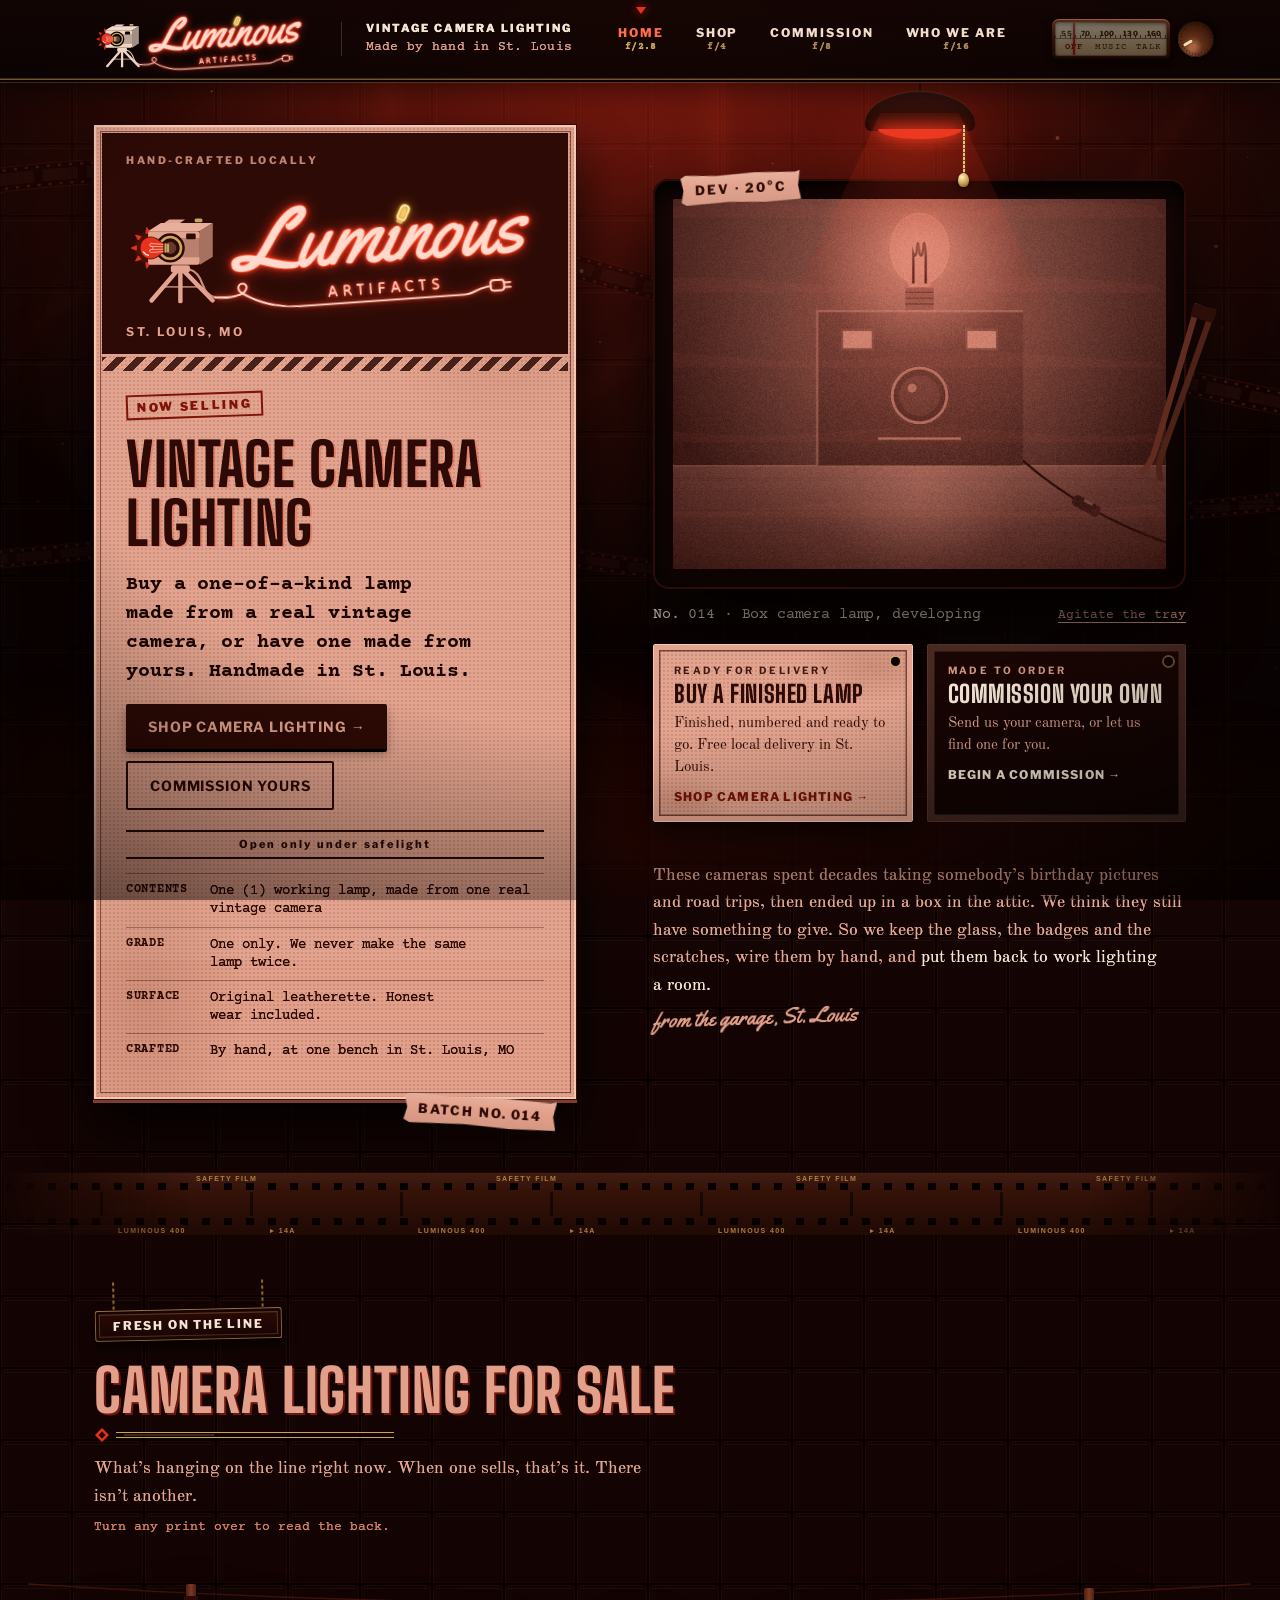
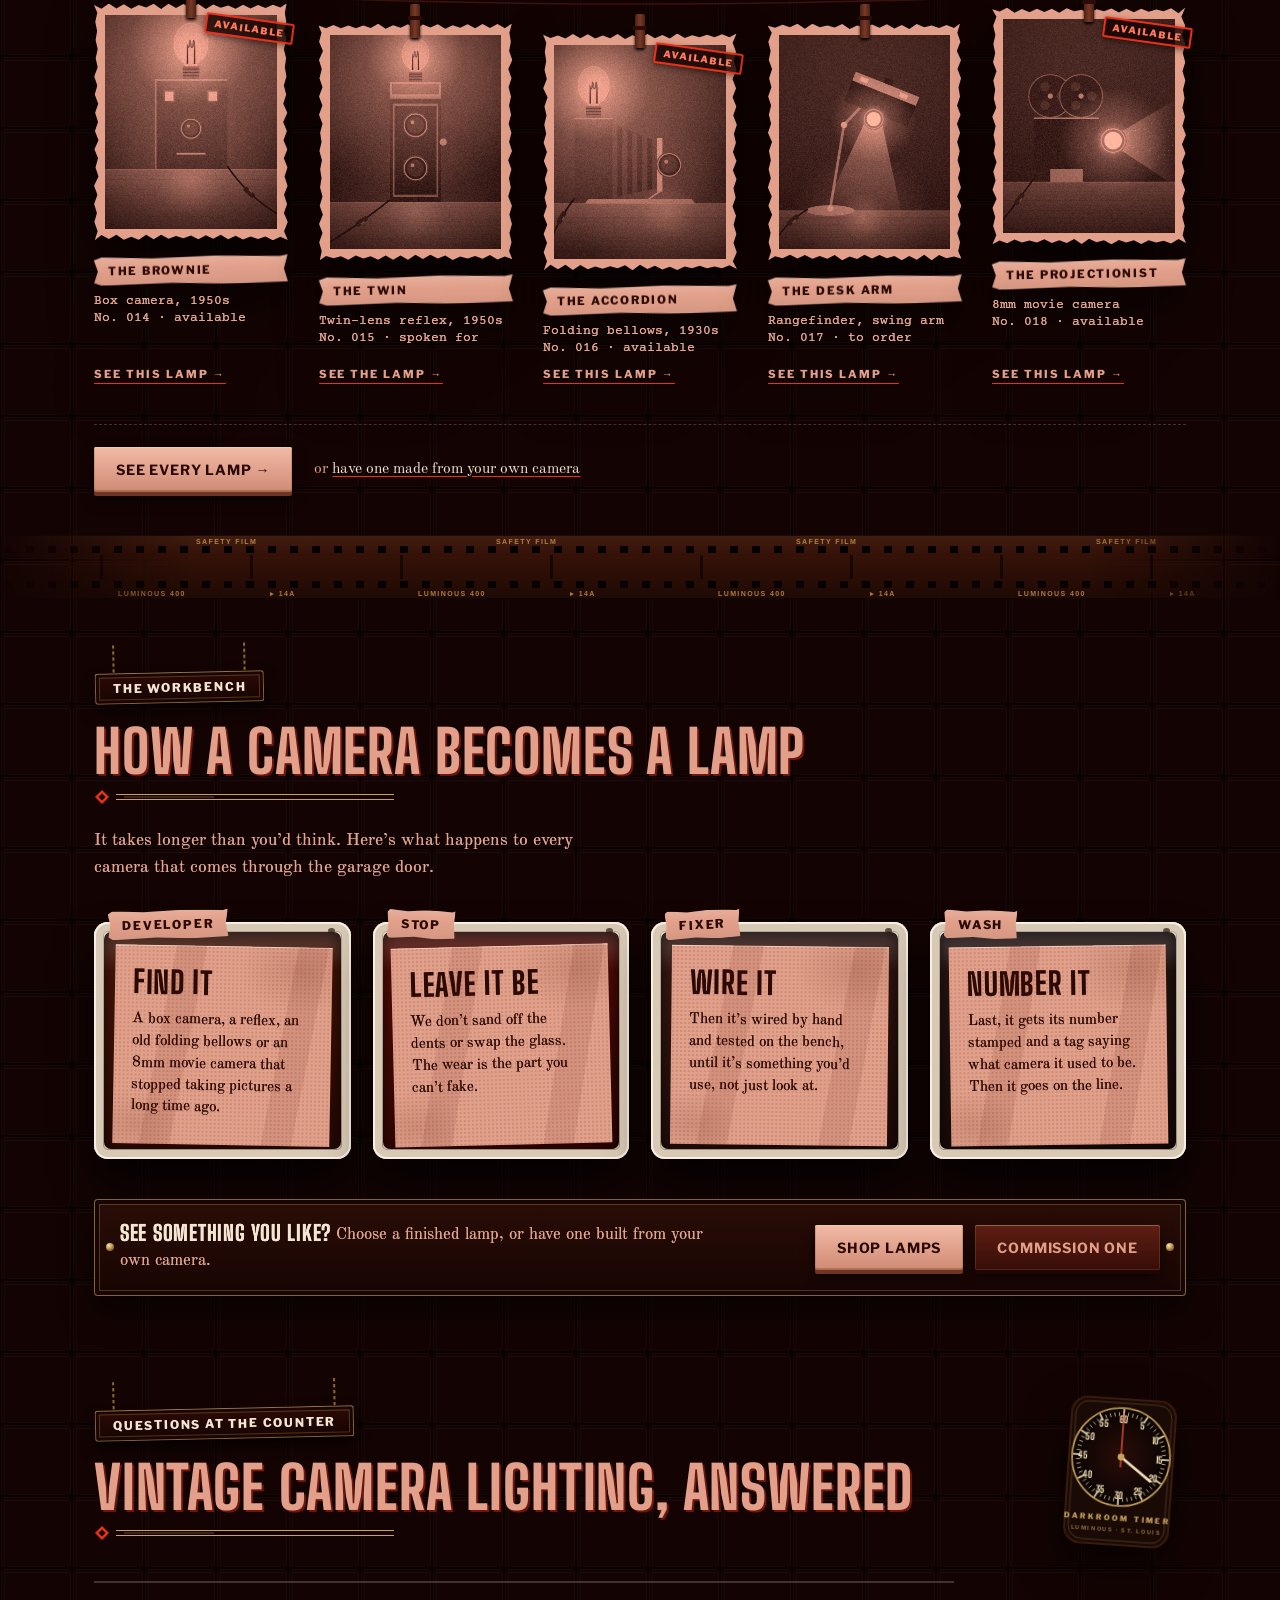
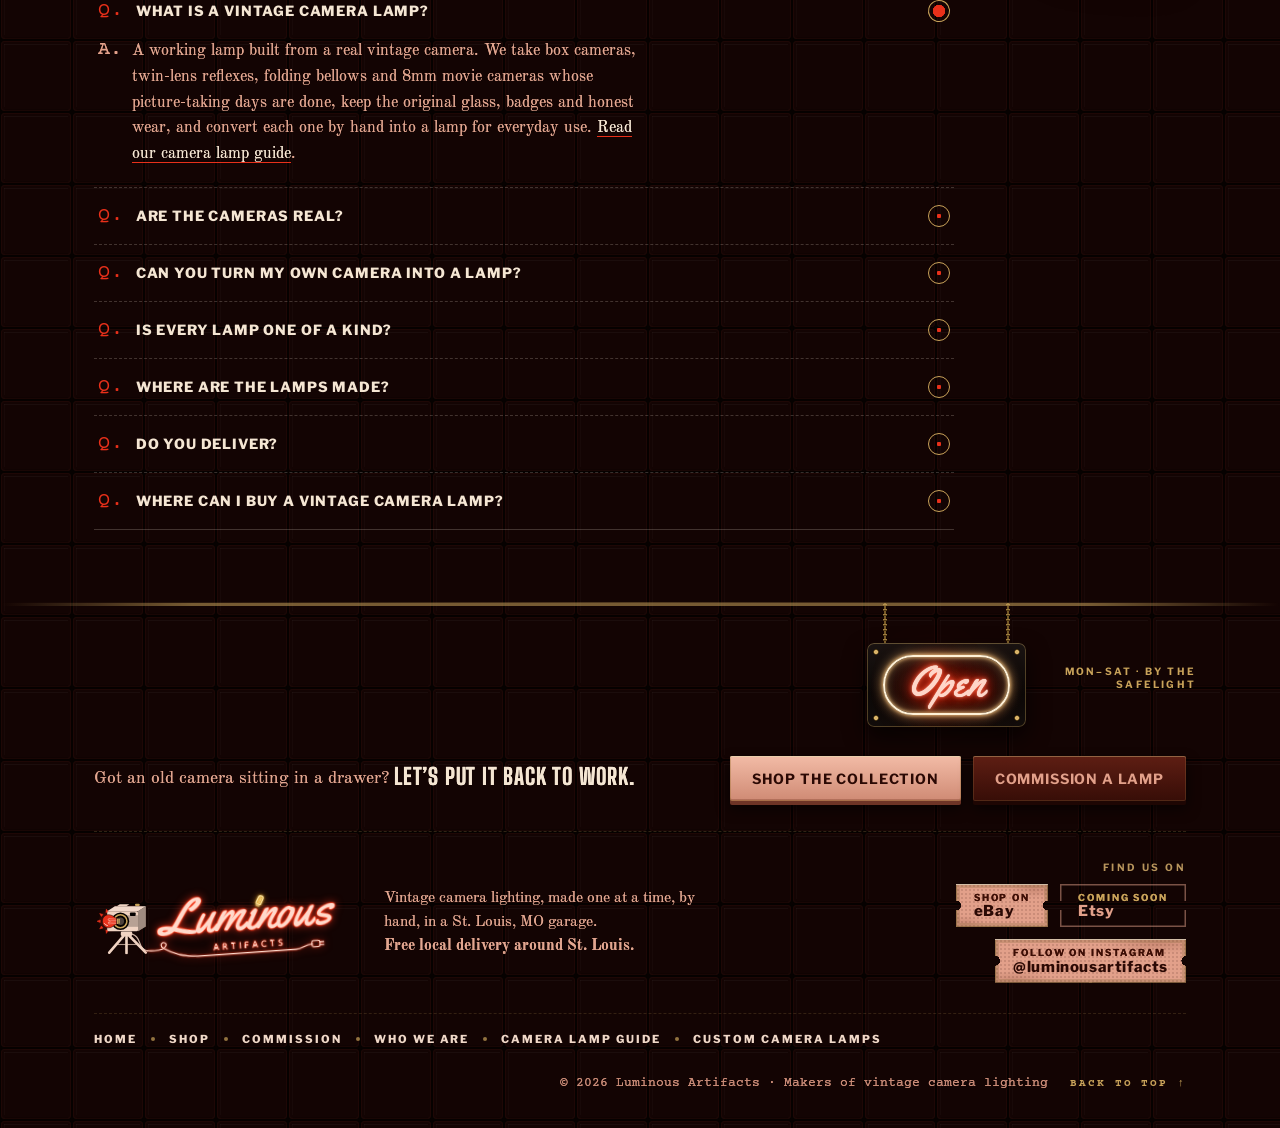
<file: index.html>
<!doctype html>
<html lang="en">
<head>
<meta charset="utf-8">
<title>Vintage Camera Lighting &amp; Camera Lamps, Handmade in St. Louis | Luminous Artifacts</title>
<meta name="viewport" content="width=device-width, initial-scale=1, viewport-fit=cover">
<meta name="description" content="Vintage camera lighting, handmade one at a time in St. Louis, MO. Real box cameras, twin-lens reflexes and movie cameras turned into one-of-a-kind camera lamps.">
<meta name="theme-color" content="#140302">
<meta name="referrer" content="strict-origin-when-cross-origin">
<link rel="icon" href="brand/favicon.svg" type="image/svg+xml">
<link rel="icon" href="brand/favicon-32.png" sizes="32x32" type="image/png">
<link rel="apple-touch-icon" href="brand/apple-touch-icon.png">
<link rel="manifest" href="brand/site.webmanifest">
<meta property="og:type" content="website">
<meta property="og:site_name" content="Luminous Artifacts">
<meta property="og:title" content="Vintage Camera Lighting &amp; Camera Lamps, Handmade in St. Louis | Luminous Artifacts">
<meta property="og:description" content="Vintage camera lighting, handmade one at a time in St. Louis, MO. Real box cameras, twin-lens reflexes and movie cameras turned into one-of-a-kind camera lamps.">
<meta property="og:image" content="https://luminousartifacts.store/brand/og-home.jpg">
<meta property="og:image:width" content="1200">
<meta property="og:image:height" content="630">
<meta property="og:image:alt" content="Luminous Artifacts neon sign: a vintage camera lamp on a tripod and the words Vintage Camera Lighting, made in St. Louis">
<meta name="twitter:card" content="summary_large_image">
<meta name="twitter:title" content="Vintage Camera Lighting &amp; Camera Lamps, Handmade in St. Louis | Luminous Artifacts">
<meta name="twitter:description" content="Vintage camera lighting, handmade one at a time in St. Louis, MO. Real box cameras, twin-lens reflexes and movie cameras turned into one-of-a-kind camera lamps.">
<meta name="twitter:image" content="https://luminousartifacts.store/brand/og-home.jpg">
<link rel="canonical" href="https://luminousartifacts.store/">
<meta property="og:url" content="https://luminousartifacts.store/">
<meta property="og:locale" content="en_US">
<meta name="robots" content="index,follow,max-image-preview:large">
<meta name="geo.region" content="US-MO">
<meta name="geo.placename" content="St. Louis">
<script type="application/ld+json">{"@context":"https://schema.org","@graph":[{"@type":["Organization","Store"],"@id":"https://luminousartifacts.store/#business","name":"Luminous Artifacts","alternateName":["Luminous Artifacts Vintage Camera Lighting","Luminous Artifacts Vintage Camera Lamps"],"url":"https://luminousartifacts.store/","logo":"https://luminousartifacts.store/brand/icon-512.png","image":"https://luminousartifacts.store/brand/og-home.jpg","description":"A small family-run workshop in St. Louis, Missouri that converts real vintage cameras into one-of-a-kind lamps by hand, and takes custom commissions from customers’ own cameras.","slogan":"Old cameras, put back to work.","address":{"@type":"PostalAddress","addressLocality":"St. Louis","addressRegion":"MO","addressCountry":"US"},"areaServed":{"@type":"Country","name":"United States"},"knowsAbout":["vintage camera lighting","vintage camera lamps","camera lamp conversion","upcycled vintage cameras","box cameras","twin-lens reflex cameras","folding bellows cameras","8mm movie cameras"],"sameAs":["https://www.instagram.com/luminousartifacts/","https://www.ebay.com/sch/i.html?_ssn=tirol28"]},{"@type":"WebSite","@id":"https://luminousartifacts.store/#website","url":"https://luminousartifacts.store/","name":"Luminous Artifacts","publisher":{"@id":"https://luminousartifacts.store/#business"},"inLanguage":"en-US"},{"@type":"WebPage","@id":"https://luminousartifacts.store/","url":"https://luminousartifacts.store/","name":"Vintage Camera Lighting \u0026 Camera Lamps, Handmade in St. Louis | Luminous Artifacts","isPartOf":{"@id":"https://luminousartifacts.store/#website"},"about":{"@id":"https://luminousartifacts.store/#business"},"description":"Vintage camera lighting, handmade one at a time in St. Louis, MO. Real box cameras, twin-lens reflexes and movie cameras turned into one-of-a-kind camera lamps."},{"@type":"FAQPage","@id":"https://luminousartifacts.store/#faq","mainEntity":[{"@type":"Question","name":"What is a vintage camera lamp?","acceptedAnswer":{"@type":"Answer","text":"A working lamp built from a real vintage camera. We take box cameras, twin-lens reflexes, folding bellows and 8mm movie cameras whose picture-taking days are done, keep the original glass, badges and honest wear, and convert each one by hand into a lamp for everyday use. Read our camera lamp guide."}},{"@type":"Question","name":"Are the cameras real?","acceptedAnswer":{"@type":"Answer","text":"Yes. Every lamp starts as a real camera that once took real pictures. The body, the glass and the badges are all its own. No reproductions."}},{"@type":"Question","name":"Can you turn my own camera into a lamp?","acceptedAnswer":{"@type":"Answer","text":"Yes. Send us a camera you already own, a family heirloom included, or ask us to find one for you. Fill out the commission envelope and we write back with a price and a plan. No payment is due until you say yes."}},{"@type":"Question","name":"Is every lamp one of a kind?","acceptedAnswer":{"@type":"Answer","text":"Yes. No two cameras lived the same life, so no two lamps come out the same. Each one is numbered and stamped, and wears a tag naming the camera it used to be."}},{"@type":"Question","name":"Where are the lamps made?","acceptedAnswer":{"@type":"Answer","text":"In our small family-run garage workshop in St. Louis, Missouri. Every lamp is made by hand and shipped from St. Louis."}},{"@type":"Question","name":"Do you deliver?","acceptedAnswer":{"@type":"Answer","text":"Yes. Delivery is free for local orders around St. Louis, and we bring the lamp to you ourselves. Lamps headed farther afield ship from our St. Louis workshop."}},{"@type":"Question","name":"Where can I buy a vintage camera lamp?","acceptedAnswer":{"@type":"Answer","text":"Right here in the shop, or from our eBay store. Follow @luminousartifacts on Instagram to see new lamps as they come off the bench."}}]}]}</script>
<link rel="preload" href="fonts/big-shoulders-display-latin-800-normal.woff2" as="font" type="font/woff2" crossorigin>
<link rel="preload" href="fonts/old-standard-tt-latin-400-normal.woff2" as="font" type="font/woff2" crossorigin>
<link rel="stylesheet" href="fonts/fonts.css">
<link rel="stylesheet" href="site.css">
</head>
<body>
<svg width="0" height="0" style="position:absolute" aria-hidden="true">
  <symbol id="mark" viewBox="0 0 64 64">
    <defs><radialGradient id="halo"><stop offset="0" stop-color="var(--safe)" stop-opacity=".55"/><stop offset="1" stop-color="var(--safe)" stop-opacity="0"/></radialGradient></defs>
    <circle cx="15.34" cy="31.50" r="11.5" fill="url(#halo)"/>
    <g fill="var(--safe)" stroke="var(--safe)" stroke-width=".5" stroke-linejoin="round"><path d="M6.14 30.20L2.94 31.50L6.14 32.80z"/><path d="M7.29 36.14L5.57 39.13L8.89 38.19z"/><path d="M8.89 24.81L5.57 23.87L7.29 26.86z"/><path d="M11.70 40.05L12.13 43.48L14.21 40.72z"/><path d="M14.21 22.28L12.13 19.52L11.70 22.95z"/></g>
    <!-- wooden tripod -->
    <path d="M30 45L15 62.4M34 45L51 62.4M32 45.5V63" stroke="currentColor" stroke-width="2.6" stroke-linecap="round"/>
    <path d="M21.6 54.4h20.8" stroke="currentColor" stroke-width="1.1" opacity=".7"/>
    <rect x="26.4" y="41.6" width="11.2" height="4.4" rx="1.2" fill="currentColor"/>
    <path d="M37.6 44.2c4 1.2 6 4.4 7.4 8.6s3.4 7 7.6 7.8" fill="none" stroke="currentColor" stroke-width="1.3" stroke-linecap="round" opacity=".85"/>
    <!-- the camera, three-quarter view -->
    <path d="M13 21.6L20.6 16.8H51L43.4 21.6z" fill="currentColor"/>
    <path d="M13 21.6L20.6 16.8H51L43.4 21.6z" fill="#fff" opacity=".12"/>
    <path d="M43.4 21.6L51 16.8V36.6L43.4 41.4z" fill="currentColor"/>
    <path d="M43.4 21.6L51 16.8V36.6L43.4 41.4z" fill="var(--mark-bg,#0a0201)" opacity=".34"/>
    <rect x="13" y="21.6" width="30.4" height="19.8" rx="1.6" fill="currentColor"/>
    <rect x="13" y="25.6" width="30.4" height="11.4" fill="var(--mark-bg,#0a0201)" opacity=".24"/>
    <rect x="35.4" y="23" width="5.6" height="3.4" rx=".7" fill="var(--mark-bg,#0a0201)"/>
    <path d="M22.4 16.8l3-2h9.4l-3 2z" fill="currentColor"/>
    <rect x="40.4" y="14.2" width="4.6" height="2.2" rx=".9" fill="var(--gold,#c9a35a)"/>
    <!-- lens -->
    <circle cx="26" cy="31.5" r="8.6" fill="var(--mark-bg,#0a0201)"/>
    <circle cx="26" cy="31.5" r="6.4" fill="none" stroke="var(--gold,#c9a35a)" stroke-width="1.5"/>
    <circle cx="26" cy="31.5" r="3.6" fill="currentColor" opacity=".3"/>
    <!-- edison bulb screwed into the lens -->
    <g transform="translate(26 31.5) rotate(-90) scale(0.82)">
      <rect x="-3.4" y="-4.2" width="6.8" height="1.6" rx=".6" fill="var(--gold,#c9a35a)"/>
      <rect x="-3.1" y="-2.3" width="6.2" height="1.5" rx=".6" fill="var(--gold,#c9a35a)"/>
      <path d="M0 -21.6c-5 0-7.9 3.6-7.9 7.6 0 3.1 1.7 5 2.9 6.5.8 1 1.2 1.8 1.2 2.9h7.6c0-1.1.4-1.9 1.2-2.9 1.2-1.5 2.9-3.4 2.9-6.5 0-4-2.9-7.6-7.9-7.6z" fill="var(--safe)" stroke="var(--mark-bg,#0a0201)" stroke-width=".55"/>
      <path d="M-2.6-5.2l-.6-8.4M-.9-5.2l-.3-9.2M.9-5.2l.3-9.2M2.6-5.2l.6-8.4M-3.2-13.6c.7-1.8 1.4-1.8 2 0s1.4 1.8 2.4 0 1.4-1.8 2 0" fill="none" stroke="#ffd2c2" stroke-width=".55" stroke-linecap="round" opacity=".9"/>
      <path d="M-5.2-15.6a5 5 0 0 1 2.4-3.6" fill="none" stroke="#ffe6da" stroke-width="1" stroke-linecap="round"/>
    </g>
  </symbol>
  <symbol id="wordmark" viewBox="0 0 320 124" overflow="visible">
    <!-- a 1950s diner neon: the name bent in glass tube, the i dotted with a little bulb, ARTIFACTS in the same tube underneath -->
    <defs>
      <filter id="neonR" x="-20%" y="-50%" width="140%" height="200%" color-interpolation-filters="sRGB">
        <feGaussianBlur in="SourceAlpha" stdDeviation="2" result="a"/><feFlood flood-color="#ff3a1a"/><feComposite in2="a" operator="in" result="g1"/>
        <feGaussianBlur in="SourceAlpha" stdDeviation="6.5" result="b"/><feFlood flood-color="#e8301a" flood-opacity=".8"/><feComposite in2="b" operator="in" result="g2"/>
        <feMerge><feMergeNode in="g2"/><feMergeNode in="g1"/><feMergeNode in="SourceGraphic"/></feMerge></filter>
      <filter id="neonY" x="-60%" y="-60%" width="220%" height="220%" color-interpolation-filters="sRGB">
        <feGaussianBlur in="SourceAlpha" stdDeviation="1.6" result="a"/><feFlood flood-color="#ffc23a"/><feComposite in2="a" operator="in" result="g1"/>
        <feGaussianBlur in="SourceAlpha" stdDeviation="5" result="b"/><feFlood flood-color="#ffae2a" flood-opacity=".75"/><feComposite in2="b" operator="in" result="g2"/>
        <feMerge><feMergeNode in="g2"/><feMergeNode in="g1"/><feMergeNode in="SourceGraphic"/></feMerge></filter>
      <clipPath id="neonNoDot" clipPathUnits="userSpaceOnUse"><path clip-rule="evenodd" d="M-40-40H360V160H-40ZM158 8H196V41H158Z"/></clipPath>
    </defs>
    <g filter="url(#neonR)" transform="rotate(-4 160 62)">
      <text x="160" y="74" text-anchor="middle" textLength="276" lengthAdjust="spacingAndGlyphs" font-family="Yellowtail,'Brush Script MT',cursive" font-size="80" fill="#ffd9cb" stroke="#ff4a2a" stroke-width="1.6" paint-order="stroke" clip-path="url(#neonNoDot)">Luminous</text>
      <g class="neon-buzz">
        <!-- a lamp cord: it coils in from the left, runs under the word and ends in a plug -->
        <g fill="none" stroke="#ffd9cb" stroke-width="1.8" stroke-linecap="round" stroke-linejoin="round">
          <path d="M-1.4 97.3c8 1 16 2 24-1c6-2 9-8 4-10s-8 5-2 9c9 6 26 16 54 16h158c10 0 14-6.5 26-6.5"/>
          <rect x="262" y="99.5" width="13" height="10" rx="3"/>
          <path d="M275 102.2h6M275 106.8h6"/>
        </g>
        <text x="162" y="104.5" text-anchor="middle" font-family="'Tilt Neon','Libre Franklin',Arial,sans-serif" font-size="15" letter-spacing="4.5" fill="#ffd9cb" stroke="#ff4a2a" stroke-width=".5" paint-order="stroke">ARTIFACTS</text>
      </g>
    </g>
    <!-- the dot of the i is a little warm-yellow radio bulb (a T14 tube with a spiral filament), floating where the dot would be and tilted with the script -->
    <g class="ibulb lit" filter="url(#neonY)" transform="rotate(-4 160 62)">
      <g fill="none" stroke-linecap="round" stroke-linejoin="round" transform="translate(183.7 28.8) rotate(28) scale(.88) translate(-173.5 -20.5)">
        <path d="M169.1 26.2V17.2c0-3.2 1.9-4.9 4.4-4.9s4.4 1.7 4.4 4.9v9c0 1-.4 1.6-1 2.4H170.1c-.6-.8-1-1.4-1-2.4z" fill="#ffc94a" fill-opacity=".5" stroke="#ffe7a6" stroke-width="2"/>
        <path d="M170.4 30.6h6.2M170.9 32.2h5.2" stroke="#e8c27a" stroke-width="1.3"/>
        <path d="M172.4 28.4L173.5 25.6M174.8 28.4V16.4L173.5 16.4" stroke="#e8c27a" stroke-width=".45" opacity=".85"/>
        <path d="M175.08 24.54L175.02 24.42L174.93 24.30L174.79 24.19L174.63 24.09L174.44 23.99L174.23 23.91L173.99 23.84L173.75 23.78L173.50 23.73L173.25 23.70L173.01 23.68L172.77 23.68L172.56 23.69L172.37 23.70L172.21 23.73L172.07 23.77L171.98 23.81L171.92 23.85L171.90 23.90L171.92 23.95M175.08 23.01L175.02 22.89L174.93 22.77L174.79 22.66L174.63 22.55L174.44 22.46L174.23 22.37L173.99 22.30L173.75 22.25L173.50 22.20L173.25 22.17L173.01 22.15L172.77 22.14L172.56 22.15L172.37 22.17L172.21 22.20L172.07 22.23L171.98 22.27L171.92 22.32L171.90 22.37L171.92 22.41M175.08 21.48L175.02 21.35L174.93 21.24L174.79 21.12L174.63 21.02L174.44 20.93L174.23 20.84L173.99 20.77L173.75 20.71L173.50 20.67L173.25 20.64L173.01 20.62L172.77 20.61L172.56 20.62L172.37 20.64L172.21 20.66L172.07 20.70L171.98 20.74L171.92 20.79L171.90 20.83L171.92 20.88M175.10 20.07L175.08 19.94L175.02 19.82L174.93 19.70L174.79 19.59L174.63 19.49L174.44 19.39L174.23 19.31L173.99 19.24L173.75 19.18L173.50 19.13L173.25 19.10L173.01 19.08L172.77 19.08L172.56 19.09L172.37 19.10L172.21 19.13L172.07 19.17L171.98 19.21L171.92 19.25L171.90 19.30L171.92 19.35M175.10 18.53L175.08 18.41L175.02 18.29L174.93 18.17L174.79 18.06L174.63 17.95L174.44 17.86L174.23 17.77L173.99 17.70L173.75 17.65L173.50 17.60L173.25 17.57L173.01 17.55L172.77 17.54L172.56 17.55L172.37 17.57L172.21 17.60L172.07 17.63L171.98 17.67L171.92 17.72L171.90 17.77L171.92 17.81M175.10 17.00L175.08 16.88L175.02 16.75L174.93 16.64L174.79 16.52L174.63 16.42L174.44 16.33L174.23 16.24L173.99 16.17L173.75 16.11L173.50 16.07L173.25 16.04L173.01 16.02L172.77 16.01L172.56 16.02L172.37 16.04L172.21 16.06L172.07 16.10L171.98 16.14L171.92 16.19L171.90 16.23L171.92 16.28" stroke="#e8b060" stroke-width="0.5" opacity=".55"/>
        <path d="M173.50 25.60L173.75 25.55L173.99 25.50L174.23 25.43L174.44 25.34L174.63 25.25L174.79 25.14L174.93 25.03L175.02 24.91L175.08 24.79L175.10 24.67L175.08 24.54M171.92 23.95L171.98 23.99L172.07 24.03L172.21 24.07L172.37 24.10L172.56 24.11L172.77 24.12L173.01 24.12L173.25 24.10L173.50 24.07L173.75 24.02L173.99 23.96L174.23 23.89L174.44 23.81L174.63 23.71L174.79 23.61L174.93 23.50L175.02 23.38L175.08 23.26L175.10 23.13L175.08 23.01M171.92 22.41L171.98 22.46L172.07 22.50L172.21 22.54L172.37 22.56L172.56 22.58L172.77 22.59L173.01 22.58L173.25 22.56L173.50 22.53L173.75 22.49L173.99 22.43L174.23 22.36L174.44 22.27L174.63 22.18L174.79 22.08L174.93 21.96L175.02 21.85L175.08 21.72L175.10 21.60L175.08 21.48M171.92 20.88L171.98 20.93L172.07 20.97L172.21 21.00L172.37 21.03L172.56 21.05L172.77 21.06L173.01 21.05L173.25 21.03L173.50 21.00L173.75 20.95L173.99 20.90L174.23 20.83L174.44 20.74L174.63 20.65L174.79 20.54L174.93 20.43L175.02 20.31L175.08 20.19L175.10 20.07M171.92 19.35L171.98 19.39L172.07 19.43L172.21 19.47L172.37 19.50L172.56 19.51L172.77 19.52L173.01 19.52L173.25 19.50L173.50 19.47L173.75 19.42L173.99 19.36L174.23 19.29L174.44 19.21L174.63 19.11L174.79 19.01L174.93 18.90L175.02 18.78L175.08 18.66L175.10 18.53M171.92 17.81L171.98 17.86L172.07 17.90L172.21 17.94L172.37 17.96L172.56 17.98L172.77 17.99L173.01 17.98L173.25 17.96L173.50 17.93L173.75 17.89L173.99 17.83L174.23 17.76L174.44 17.67L174.63 17.58L174.79 17.48L174.93 17.36L175.02 17.25L175.08 17.12L175.10 17.00M171.92 16.28L171.98 16.33L172.07 16.37L172.21 16.40L172.37 16.43L172.56 16.45L172.77 16.46L173.01 16.45L173.25 16.43L173.50 16.40" stroke="#fff6d2" stroke-width="0.5"/>
        <path d="M170.6 15.8c.4-1 1.1-1.6 2-1.8" stroke="#fffaf0" stroke-width=".6" opacity=".8"/>
      </g>
    </g>
  </symbol>
  <symbol id="lockup" viewBox="0 0 400 124" overflow="visible">
    <!-- the whole sign: the camera lamp on its tripod, its cord running into the neon and under ARTIFACTS to the plug -->
    <use href="#mark" x="0" y="10" width="104" height="104"/>
    <use href="#wordmark" x="84" y="0" width="320" height="124"/>
  </symbol>
  <symbol id="seal" viewBox="0 0 120 120">
    <circle cx="60" cy="60" r="57" fill="none" stroke="currentColor" stroke-width="2.4"/>
    <circle cx="60" cy="60" r="53" fill="none" stroke="currentColor" stroke-width=".8"/>
    <circle cx="60" cy="60" r="31" fill="none" stroke="currentColor" stroke-width="1.4"/>
    <path id="sealTop" d="M26.2 79.5 A39 39 0 1 1 93.8 79.5" fill="none"/>
    <path id="sealBot" d="M19.3 83.5 A47 47 0 0 0 100.7 83.5" fill="none"/>
    <text font-family="Libre Franklin, Arial, sans-serif" font-weight="800" font-size="8.6" letter-spacing="1.5" fill="currentColor"><textPath href="#sealTop" startOffset="50%" text-anchor="middle">LUMINOUS ARTIFACTS</textPath></text>
    <text font-family="Libre Franklin, Arial, sans-serif" font-weight="700" font-size="7.6" letter-spacing="1.2" fill="currentColor"><textPath href="#sealBot" startOffset="50%" text-anchor="middle">ST. LOUIS, MO</textPath></text>
    
    <use href="#mark" x="38" y="36" width="44" height="44"/>
  </symbol>
</svg>
<div id="iris" aria-hidden="true"><canvas id="irisCanvas"></canvas></div>
<script>try{if(sessionStorage.getItem("lc-iris")==="1")document.getElementById("iris").classList.add("run","shut")}catch(e){}document.documentElement.classList.add("fl");try{if(!localStorage.getItem("lc-visited")&&!matchMedia("(prefers-reduced-motion: reduce)").matches)document.documentElement.classList.add("first")}catch(e){}setTimeout(function(){document.documentElement.classList.remove("fl")},1600)</script>
<canvas id="atmos" aria-hidden="true"></canvas>
<div class="breath" aria-hidden="true"></div>
<div class="haze" aria-hidden="true"><i></i><i></i></div>
<div class="vignette" aria-hidden="true"></div>

<a class="skip" href="#top">Skip to content</a>
<header class="masthead" id="masthead">
  <div class="wrap mh-in">
    <a class="logo" href="./" aria-label="Luminous Artifacts, home"><svg class="wm" role="img" aria-label="Luminous Artifacts"><use href="#lockup"/></svg></a>
    <p class="mh-tag">Vintage camera lighting<span>Made by hand in St. Louis</span></p>
    <nav class="mainnav" id="mainnav" aria-label="Main">
      <ol class="marks" id="marks">
            <li><a href="./" class="on" aria-current="page">Home<small aria-hidden="true">f/2.8</small></a></li>
            <li><a href="shop.html">Shop<small aria-hidden="true">f/4</small></a></li>
            <li><a href="commission.html">Commission<small aria-hidden="true">f/8</small></a></li>
            <li><a href="about.html">Who We Are<small aria-hidden="true">f/16</small></a></li>
          </ol>
      <i class="index" id="lensIndex" aria-hidden="true"></i>
    </nav>
    <div class="mh-tools">
      <button class="sound" id="soundBtn" type="button" data-mode="off" aria-label="Sound: Off. Click to change."><span class="dial" aria-hidden="true"><span class="glass"><span class="scale"><i>55</i><i>70</i><i>100</i><i>130</i><i>160</i></span><span class="bands"><em class="b-off">Off</em><em class="b-music">Music</em><em class="b-talk">Talk</em></span><span class="needle"></span></span></span><span class="knob" aria-hidden="true"></span><span class="sl">Sound<b id="soundState">Off</b></span></button>
      <button class="menu-btn" id="menuBtn" type="button" aria-expanded="false" aria-controls="mainnav" aria-label="Open the site menu"><span class="mb-ap" aria-hidden="true"></span><span class="mb-t" aria-hidden="true"></span></button>
    </div>
  </div>
</header>

<main id="top">
  <div class="wrap bench">
    <div>
      <div class="box">
        <div class="band">
          <div class="kicker">Hand-Crafted Locally</div>
          <div class="bandtop"><svg class="bwm" role="img" aria-label="Luminous Artifacts"><use href="#lockup"/></svg></div>
          <div class="sub"><span>ST. LOUIS, MO</span></div>
        </div>
        <div class="stripes" aria-hidden="true"></div>
                <span class="forsale">Now selling</span><h1><span class="h1-main">Vintage Camera Lighting</span><span class="h1-sub">Buy a one-of-a-kind lamp made from a real vintage camera, or have one made from yours. Handmade in St.&nbsp;Louis.</span></h1><div class="hero-cta"><a class="btn solid" href="shop.html" data-cta="hero-box-shop">Shop camera lighting &rarr;</a><a class="btn" href="commission.html" data-cta="hero-box-commission">Commission yours</a></div>
        <div class="warn">Open only under safelight</div>
        <dl>
          <dt>Contents</dt><dd>One (1) working lamp, made from one real vintage camera</dd>
          <dt>Grade</dt><dd>One only. We never make the same lamp twice.</dd>
          <dt>Surface</dt><dd>Original leatherette. Honest wear included.</dd>
          <dt>Crafted</dt><dd>By hand, at one bench in St. Louis, MO</dd>
        </dl>
        <span class="tape stamp-no">batch no. 014</span>
      </div>
    </div>

    <div class="traywrap">
      <div class="lamp"><div class="cord" aria-hidden="true"></div><div class="hood" aria-hidden="true"></div><div class="glass" aria-hidden="true"></div><div class="cone" aria-hidden="true"></div><button class="pullchain" id="pullChain" type="button" aria-pressed="false" aria-label="Pull the chain to see the tray under one of our lamps" title="Pull for lamp light"><span class="links" aria-hidden="true"></span><span class="bead" aria-hidden="true"></span></button></div>
      <div class="devtray" id="devtray">
        <span class="tape">DEV · 20°C</span>
        <canvas id="trayCanvas" width="640" height="480" role="img" aria-label="A photograph of a vintage camera lamp, lit, developing in a tray"></canvas>
        <svg class="tongs" viewBox="0 0 44 180" aria-hidden="true">
          <path d="M14 0 L18 150 Q19 168 12 178" fill="none" stroke="#5d2a1e" stroke-width="6" stroke-linecap="round"/>
          <path d="M30 0 L26 150 Q25 168 32 178" fill="none" stroke="#4a2016" stroke-width="6" stroke-linecap="round"/>
          <rect x="10" y="0" width="24" height="14" rx="3" fill="#2a0d08"/>
        </svg>
      </div>
      <div class="traycap">
        <span class="hand" id="trayNote">No. 014 &middot; Box camera lamp, developing</span>
        <button type="button" id="agitate">Agitate the tray</button>
      </div>
      <div class="paths">
        <a class="path" href="shop.html" data-cta="hero-shop">
          <span class="pk">Ready for delivery</span>
          <b>Buy a finished lamp</b>
          <span class="pd">Finished, numbered and ready to go. Free local delivery in St. Louis.</span>
          <span class="pgo">Shop camera lighting &rarr;</span>
        </a>
        <a class="path" href="commission.html" data-cta="hero-commission">
          <span class="pk">Made to order</span>
          <b>Commission your own</b>
          <span class="pd">Send us your camera, or let us find one for you.</span>
          <span class="pgo">Begin a commission &rarr;</span>
        </a>
      </div>
      <p class="lede">These cameras spent decades taking somebody&rsquo;s birthday pictures and road trips, then ended up in a box in the attic. We think they still have something to give. So we keep the glass, the badges and the scratches, wire them by hand, and <strong>put them back to work lighting a room.</strong><span class="from">from the garage, St.&nbsp;Louis</span></p>
    </div>
  </div>

<div class="reel" aria-hidden="true"><div class="reel-run"></div></div>
  <section class="line-sec" id="line">
    <div class="wrap">
      <div class="head">
        <div><span class="dept">Fresh on the line</span><h2>Camera Lighting for Sale</h2></div>
        <p>What&rsquo;s hanging on the line right now. When one sells, that&rsquo;s it. There isn&rsquo;t another.<span class="hint">Turn any print over to read the back.</span></p>
      </div>
      <div id="lineRows"></div>
      <div class="seeall"><a class="btn solid" href="shop.html">See every lamp &rarr;</a><span>or <a href="commission.html">have one made from your own camera</a></span></div>
    </div>
  </section>

<div class="reel" aria-hidden="true"><div class="reel-run"></div></div>
  <section class="trays-sec" id="trays">
    <div class="wrap">
      <div class="trays-head">
        <div>
          <span class="dept">The workbench</span>
          <h2>How a Camera Becomes a Lamp</h2>
          <p>It takes longer than you&rsquo;d think. Here&rsquo;s what happens to every camera that comes through the garage door.</p>
        </div>
      </div>
      <div class="trays" id="trayRow">
        <article class="tray">
          <span class="tape">developer</span>
          <div class="sheet"><h3>Find it</h3><p>A box camera, a reflex, an old folding bellows or an 8mm movie camera that stopped taking pictures a long time ago.</p></div>
        </article>
        <article class="tray">
          <span class="tape">stop</span>
          <div class="sheet"><h3>Leave it be</h3><p>We don&rsquo;t sand off the dents or swap the glass. The wear is the part you can&rsquo;t fake.</p></div>
        </article>
        <article class="tray">
          <span class="tape">fixer</span>
          <div class="sheet"><h3>Wire it</h3><p>Then it&rsquo;s wired by hand and tested on the bench, until it&rsquo;s something you&rsquo;d use, not just look at.</p></div>
        </article>
        <article class="tray">
          <span class="tape">wash</span>
          <div class="sheet"><h3>Number it</h3><p>Last, it gets its number stamped and a tag saying what camera it used to be. Then it goes on the line.</p></div>
        </article>
      </div>
      <div class="cta-strip">
        <p><b>See something you like?</b> Choose a finished lamp, or have one built from your own camera.</p>
        <span class="cta-pair"><a class="btn solid" href="shop.html" data-cta="wwd-shop">Shop lamps</a><a class="btn" href="commission.html" data-cta="wwd-commission">Commission one</a></span>
      </div>
    </div>
  </section>

  <section class="faq-sec" id="faq">
    <div class="wrap">
      <div class="faq-head"><div><span class="dept">Questions at the counter</span><h2>Vintage Camera Lighting, Answered</h2></div><figure class="gralab" aria-hidden="true"><svg viewBox="0 0 120 150">
<rect x="8" y="2" width="104" height="146" rx="16" fill="#1a0a06" stroke="#3a1a0c" stroke-width="2"/>
<rect x="12" y="6" width="96" height="138" rx="13" fill="none" stroke="rgba(201,163,90,.35)" stroke-width=".8"/>
<circle cx="60" cy="60" r="49" fill="#0b0403" stroke="#c9a35a" stroke-width="1.6"/><circle cx="60" cy="60" r="45" fill="url(#glw)"/>
<defs><radialGradient id="glw"><stop offset="0" stop-color="#2a0d07"/><stop offset="1" stop-color="#0b0403"/></radialGradient></defs>
<line x1="60" y1="12" x2="60" y2="19" transform="rotate(0 60 60)" stroke="#e9d6a6" stroke-width="1.6"/><line x1="60" y1="15" x2="60" y2="19" transform="rotate(6 60 60)" stroke="#e9d6a6" stroke-width="0.7"/><line x1="60" y1="15" x2="60" y2="19" transform="rotate(12 60 60)" stroke="#e9d6a6" stroke-width="0.7"/><line x1="60" y1="15" x2="60" y2="19" transform="rotate(18 60 60)" stroke="#e9d6a6" stroke-width="0.7"/><line x1="60" y1="15" x2="60" y2="19" transform="rotate(24 60 60)" stroke="#e9d6a6" stroke-width="0.7"/><line x1="60" y1="12" x2="60" y2="19" transform="rotate(30 60 60)" stroke="#e9d6a6" stroke-width="1.6"/><line x1="60" y1="15" x2="60" y2="19" transform="rotate(36 60 60)" stroke="#e9d6a6" stroke-width="0.7"/><line x1="60" y1="15" x2="60" y2="19" transform="rotate(42 60 60)" stroke="#e9d6a6" stroke-width="0.7"/><line x1="60" y1="15" x2="60" y2="19" transform="rotate(48 60 60)" stroke="#e9d6a6" stroke-width="0.7"/><line x1="60" y1="15" x2="60" y2="19" transform="rotate(54 60 60)" stroke="#e9d6a6" stroke-width="0.7"/><line x1="60" y1="12" x2="60" y2="19" transform="rotate(60 60 60)" stroke="#e9d6a6" stroke-width="1.6"/><line x1="60" y1="15" x2="60" y2="19" transform="rotate(66 60 60)" stroke="#e9d6a6" stroke-width="0.7"/><line x1="60" y1="15" x2="60" y2="19" transform="rotate(72 60 60)" stroke="#e9d6a6" stroke-width="0.7"/><line x1="60" y1="15" x2="60" y2="19" transform="rotate(78 60 60)" stroke="#e9d6a6" stroke-width="0.7"/><line x1="60" y1="15" x2="60" y2="19" transform="rotate(84 60 60)" stroke="#e9d6a6" stroke-width="0.7"/><line x1="60" y1="12" x2="60" y2="19" transform="rotate(90 60 60)" stroke="#e9d6a6" stroke-width="1.6"/><line x1="60" y1="15" x2="60" y2="19" transform="rotate(96 60 60)" stroke="#e9d6a6" stroke-width="0.7"/><line x1="60" y1="15" x2="60" y2="19" transform="rotate(102 60 60)" stroke="#e9d6a6" stroke-width="0.7"/><line x1="60" y1="15" x2="60" y2="19" transform="rotate(108 60 60)" stroke="#e9d6a6" stroke-width="0.7"/><line x1="60" y1="15" x2="60" y2="19" transform="rotate(114 60 60)" stroke="#e9d6a6" stroke-width="0.7"/><line x1="60" y1="12" x2="60" y2="19" transform="rotate(120 60 60)" stroke="#e9d6a6" stroke-width="1.6"/><line x1="60" y1="15" x2="60" y2="19" transform="rotate(126 60 60)" stroke="#e9d6a6" stroke-width="0.7"/><line x1="60" y1="15" x2="60" y2="19" transform="rotate(132 60 60)" stroke="#e9d6a6" stroke-width="0.7"/><line x1="60" y1="15" x2="60" y2="19" transform="rotate(138 60 60)" stroke="#e9d6a6" stroke-width="0.7"/><line x1="60" y1="15" x2="60" y2="19" transform="rotate(144 60 60)" stroke="#e9d6a6" stroke-width="0.7"/><line x1="60" y1="12" x2="60" y2="19" transform="rotate(150 60 60)" stroke="#e9d6a6" stroke-width="1.6"/><line x1="60" y1="15" x2="60" y2="19" transform="rotate(156 60 60)" stroke="#e9d6a6" stroke-width="0.7"/><line x1="60" y1="15" x2="60" y2="19" transform="rotate(162 60 60)" stroke="#e9d6a6" stroke-width="0.7"/><line x1="60" y1="15" x2="60" y2="19" transform="rotate(168 60 60)" stroke="#e9d6a6" stroke-width="0.7"/><line x1="60" y1="15" x2="60" y2="19" transform="rotate(174 60 60)" stroke="#e9d6a6" stroke-width="0.7"/><line x1="60" y1="12" x2="60" y2="19" transform="rotate(180 60 60)" stroke="#e9d6a6" stroke-width="1.6"/><line x1="60" y1="15" x2="60" y2="19" transform="rotate(186 60 60)" stroke="#e9d6a6" stroke-width="0.7"/><line x1="60" y1="15" x2="60" y2="19" transform="rotate(192 60 60)" stroke="#e9d6a6" stroke-width="0.7"/><line x1="60" y1="15" x2="60" y2="19" transform="rotate(198 60 60)" stroke="#e9d6a6" stroke-width="0.7"/><line x1="60" y1="15" x2="60" y2="19" transform="rotate(204 60 60)" stroke="#e9d6a6" stroke-width="0.7"/><line x1="60" y1="12" x2="60" y2="19" transform="rotate(210 60 60)" stroke="#e9d6a6" stroke-width="1.6"/><line x1="60" y1="15" x2="60" y2="19" transform="rotate(216 60 60)" stroke="#e9d6a6" stroke-width="0.7"/><line x1="60" y1="15" x2="60" y2="19" transform="rotate(222 60 60)" stroke="#e9d6a6" stroke-width="0.7"/><line x1="60" y1="15" x2="60" y2="19" transform="rotate(228 60 60)" stroke="#e9d6a6" stroke-width="0.7"/><line x1="60" y1="15" x2="60" y2="19" transform="rotate(234 60 60)" stroke="#e9d6a6" stroke-width="0.7"/><line x1="60" y1="12" x2="60" y2="19" transform="rotate(240 60 60)" stroke="#e9d6a6" stroke-width="1.6"/><line x1="60" y1="15" x2="60" y2="19" transform="rotate(246 60 60)" stroke="#e9d6a6" stroke-width="0.7"/><line x1="60" y1="15" x2="60" y2="19" transform="rotate(252 60 60)" stroke="#e9d6a6" stroke-width="0.7"/><line x1="60" y1="15" x2="60" y2="19" transform="rotate(258 60 60)" stroke="#e9d6a6" stroke-width="0.7"/><line x1="60" y1="15" x2="60" y2="19" transform="rotate(264 60 60)" stroke="#e9d6a6" stroke-width="0.7"/><line x1="60" y1="12" x2="60" y2="19" transform="rotate(270 60 60)" stroke="#e9d6a6" stroke-width="1.6"/><line x1="60" y1="15" x2="60" y2="19" transform="rotate(276 60 60)" stroke="#e9d6a6" stroke-width="0.7"/><line x1="60" y1="15" x2="60" y2="19" transform="rotate(282 60 60)" stroke="#e9d6a6" stroke-width="0.7"/><line x1="60" y1="15" x2="60" y2="19" transform="rotate(288 60 60)" stroke="#e9d6a6" stroke-width="0.7"/><line x1="60" y1="15" x2="60" y2="19" transform="rotate(294 60 60)" stroke="#e9d6a6" stroke-width="0.7"/><line x1="60" y1="12" x2="60" y2="19" transform="rotate(300 60 60)" stroke="#e9d6a6" stroke-width="1.6"/><line x1="60" y1="15" x2="60" y2="19" transform="rotate(306 60 60)" stroke="#e9d6a6" stroke-width="0.7"/><line x1="60" y1="15" x2="60" y2="19" transform="rotate(312 60 60)" stroke="#e9d6a6" stroke-width="0.7"/><line x1="60" y1="15" x2="60" y2="19" transform="rotate(318 60 60)" stroke="#e9d6a6" stroke-width="0.7"/><line x1="60" y1="15" x2="60" y2="19" transform="rotate(324 60 60)" stroke="#e9d6a6" stroke-width="0.7"/><line x1="60" y1="12" x2="60" y2="19" transform="rotate(330 60 60)" stroke="#e9d6a6" stroke-width="1.6"/><line x1="60" y1="15" x2="60" y2="19" transform="rotate(336 60 60)" stroke="#e9d6a6" stroke-width="0.7"/><line x1="60" y1="15" x2="60" y2="19" transform="rotate(342 60 60)" stroke="#e9d6a6" stroke-width="0.7"/><line x1="60" y1="15" x2="60" y2="19" transform="rotate(348 60 60)" stroke="#e9d6a6" stroke-width="0.7"/><line x1="60" y1="15" x2="60" y2="19" transform="rotate(354 60 60)" stroke="#e9d6a6" stroke-width="0.7"/><text x="60.0" y="25.6" text-anchor="middle" font-family="'Luminous Poster',Impact,sans-serif" font-size="11" fill="#f1e2b8">60</text><text x="79.0" y="30.7" text-anchor="middle" font-family="'Luminous Poster',Impact,sans-serif" font-size="11" fill="#f1e2b8">5</text><text x="92.9" y="44.6" text-anchor="middle" font-family="'Luminous Poster',Impact,sans-serif" font-size="11" fill="#f1e2b8">10</text><text x="98.0" y="63.6" text-anchor="middle" font-family="'Luminous Poster',Impact,sans-serif" font-size="11" fill="#f1e2b8">15</text><text x="92.9" y="82.6" text-anchor="middle" font-family="'Luminous Poster',Impact,sans-serif" font-size="11" fill="#f1e2b8">20</text><text x="79.0" y="96.5" text-anchor="middle" font-family="'Luminous Poster',Impact,sans-serif" font-size="11" fill="#f1e2b8">25</text><text x="60.0" y="101.6" text-anchor="middle" font-family="'Luminous Poster',Impact,sans-serif" font-size="11" fill="#f1e2b8">30</text><text x="41.0" y="96.5" text-anchor="middle" font-family="'Luminous Poster',Impact,sans-serif" font-size="11" fill="#f1e2b8">35</text><text x="27.1" y="82.6" text-anchor="middle" font-family="'Luminous Poster',Impact,sans-serif" font-size="11" fill="#f1e2b8">40</text><text x="22.0" y="63.6" text-anchor="middle" font-family="'Luminous Poster',Impact,sans-serif" font-size="11" fill="#f1e2b8">45</text><text x="27.1" y="44.6" text-anchor="middle" font-family="'Luminous Poster',Impact,sans-serif" font-size="11" fill="#f1e2b8">50</text><text x="41.0" y="30.7" text-anchor="middle" font-family="'Luminous Poster',Impact,sans-serif" font-size="11" fill="#f1e2b8">55</text>
<g class="gl-min"><path d="M60 60 L60 22" stroke="#f1e2b8" stroke-width="2.6" stroke-linecap="round"/></g>
<g class="gl-sec"><path d="M60 70 L60 16" stroke="#ff5a3a" stroke-width="1.2" stroke-linecap="round"/></g>
<circle cx="60" cy="60" r="3.4" fill="#c9a35a"/>
<text x="60" y="124" text-anchor="middle" font-family="Libre Franklin,Arial,sans-serif" font-weight="800" font-size="7.5" letter-spacing="2.4" fill="#c9a35a">DARKROOM TIMER</text>
<text x="60" y="135" text-anchor="middle" font-family="Libre Franklin,Arial,sans-serif" font-weight="700" font-size="5.5" letter-spacing="1.6" fill="#8a6a3c">LUMINOUS · ST. LOUIS</text>
</svg></figure></div>
      <div class="faq">
        <details open><summary>What is a vintage camera lamp?</summary><p>A working lamp built from a real vintage camera. We take box cameras, twin-lens reflexes, folding bellows and 8mm movie cameras whose picture-taking days are done, keep the original glass, badges and honest wear, and convert each one by hand into a lamp for everyday use. <a href="camera-lamps.html">Read our camera lamp guide</a>.</p></details>
        <details><summary>Are the cameras real?</summary><p>Yes. Every lamp starts as a real camera that once took real pictures. The body, the glass and the badges are all its own. No reproductions.</p></details>
        <details><summary>Can you turn my own camera into a lamp?</summary><p>Yes. Send us a camera you already own, a family heirloom included, or ask us to find one for you. Fill out the <a href="commission.html">commission envelope</a> and we write back with a price and a plan. No payment is due until you say yes.</p></details>
        <details><summary>Is every lamp one of a kind?</summary><p>Yes. No two cameras lived the same life, so no two lamps come out the same. Each one is numbered and stamped, and wears a tag naming the camera it used to be.</p></details>
        <details><summary>Where are the lamps made?</summary><p>In our small family-run garage workshop in St. Louis, Missouri. Every lamp is made by hand and shipped from St. Louis.</p></details>
        <details><summary>Do you deliver?</summary><p>Yes. Delivery is free for local orders around St. Louis, and we bring the lamp to you ourselves. Lamps headed farther afield ship from our St. Louis workshop.</p></details>
        <details><summary>Where can I buy a vintage camera lamp?</summary><p>Right here in <a href="shop.html">the shop</a>, or from our <a class="shoplink" data-shop="ebay" href="#">eBay store</a>. Follow <a class="shoplink" data-shop="instagram" href="#">@luminousartifacts</a> on Instagram to see new lamps as they come off the bench.</p></details>
      </div>
    </div>
  </section>
</main>

<footer>
<div class="storefront" aria-hidden="true"><div class="awning"></div><div class="openwin"><span class="neon-sign"><span class="open-neon">Open</span></span><span class="hours">Mon–Sat · by the safelight</span></div></div>
  <div class="wrap">
    <div class="foot-cta">
      <p>Got an old camera sitting in a drawer? <b>Let&rsquo;s put it back to work.</b></p>
      <span class="cta-pair"><a class="btn solid" href="shop.html" data-cta="footer-shop">Shop the collection</a><a class="btn" href="commission.html" data-cta="footer-commission">Commission a lamp</a></span>
    </div>
    <div class="foot-grid">
      <a class="foot-logo" href="#top" aria-label="Luminous Artifacts, back to top"><svg viewBox="0 0 400 124" role="img" aria-label="Luminous Artifacts"><use href="#lockup"/></svg></a>
      <p class="wholine">Vintage camera lighting, made one at a time, by hand, in a St. Louis, MO garage. <b>Free local delivery around St.&nbsp;Louis.</b></p>
      <nav class="elsewhere" aria-label="Find us elsewhere">
        <span class="ew-k">Find us on</span>
        <a class="ticket shoplink" data-shop="ebay" href="#"><small>Shop on</small>eBay</a>
        <a class="ticket shoplink" data-shop="etsy" href="#"><small>Shop on</small>Etsy</a>
        <a class="ticket shoplink" data-shop="instagram" href="#" aria-label="Follow @luminousartifacts on Instagram"><small>Follow on Instagram</small>@luminousartifacts</a>
      </nav>
    </div>
    <div class="foot-base">
      <nav class="foot-nav" aria-label="Site">
        <a href="./">Home</a><a href="shop.html">Shop</a><a href="commission.html">Commission</a><a href="about.html">Who We Are</a><a href="camera-lamps.html">Camera Lamp Guide</a><a href="custom-camera-lamp.html">Custom Camera Lamps</a>
      </nav>
      <p class="fsmall">&copy; 2026 Luminous Artifacts &middot; Makers of vintage camera lighting</p>
      <a class="totop" href="#top">Back to top &uarr;</a>
    </div>
  </div>
</footer>

<script src="site.js"></script>
<script>window.LAMPS=[];</script>
<script src="shop.js"></script>
<script>
/* home: the developing tray and this week's prints */
(function(){
'use strict';
const {reduce,rng,renderScene,order,sfx}=window.LA;
const el=SHOP.el;
/* developer tray */
const tc=document.getElementById('trayCanvas'),tx=tc.getContext('2d'),TW=tc.width,TH=tc.height;
const cache={},photoCache={};
function trayImage(i){const it=SHOWN[i%SHOWN.length];
  const pk=it.image||it.assetId;if(pk){const c=photoCache[pk];if(c)return c;
    if(c===undefined){photoCache[pk]=null;const im=new Image();im.onload=()=>{photoCache[pk]=SHOP.toneCanvas(im,TW,TH);if(reduce)drawTray(performance.now())};im.onerror=()=>{photoCache[pk]=false};im.src=SHOP.src(it)}
    return null}
  const k=it.scene;return cache[k]||(cache[k]=renderScene(k,TW,TH,101+order.indexOf(k)*17))}
const DEV=6500,HOLD=4500;let SHOWN=SHOP.current(),ti=0,start=performance.now()-(reduce?0:DEV*.8);   // the first print is already coming up when you arrive
const note=document.getElementById('trayNote');
function drawTray(now){
  if(window.LA.busy()&&!reduce){requestAnimationFrame(drawTray);start+=16;return}   // hold still while the iris moves
  const el=now-start,p=reduce?1:Math.min(1,el/DEV);
  const dev=.07+.93*Math.pow(p,1.35);   // a faint latent image from the first moment, then it comes up
  // a fresh sheet slides into the tray over the last print, instead of the picture blinking out
  const sl=reduce||prevTi<0?1:Math.min(1,el/650),e=1-Math.pow(1-sl,3),sx=Math.round(TW*(1-e));
  if(sl<1){const pv=trayImage(prevTi);tx.fillStyle='rgb(228,162,140)';tx.fillRect(0,0,TW,TH);if(pv)tx.drawImage(pv,0,0)}
  tx.save();tx.translate(sx,0);
  if(sl<1){tx.fillStyle='rgba(20,3,1,.45)';tx.fillRect(-14,0,14,TH)}
  tx.fillStyle='rgb(228,162,140)';tx.fillRect(0,0,TW,TH);
  const img=trayImage(ti);if(img){tx.globalAlpha=dev;tx.drawImage(img,0,0);tx.globalAlpha=1}
  tx.restore();
  tx.fillStyle='rgba(70,10,4,.18)';tx.fillRect(0,0,TW,TH);
  if(!reduce){const t=now/1000;
    for(let k=0;k<6;k++){const y=((k*97+t*16)%(TH+60))-30;tx.fillStyle='rgba(255,120,90,.045)';tx.beginPath();tx.moveTo(0,y);
      for(let x=0;x<=TW;x+=24)tx.lineTo(x,y+Math.sin(x/70+t*1.3+k)*6);tx.lineTo(TW,y+14);tx.lineTo(0,y+14);tx.fill()}}
  if(!reduce&&el>DEV+HOLD)next();
  if(!reduce&&trayOn)requestAnimationFrame(drawTray);else trayLoop=false;
}
function setNote(){const it=SHOWN[ti%SHOWN.length];note.textContent=SHOP.noOf(it.no)+' \u00b7 '+((it.camera||'Camera').split(',')[0])+' lamp, developing'}
let prevTi=-1;function next(){prevTi=ti;ti=(ti+1)%SHOWN.length;start=performance.now();setNote()}
// only animate the tray while it's on screen and the tab is visible
let trayOn=true,trayLoop=true;
function wakeTray(){if(trayOn&&!trayLoop&&!reduce){trayLoop=true;requestAnimationFrame(drawTray)}}
if('IntersectionObserver' in window)new IntersectionObserver(es=>{trayOn=es[0].isIntersecting;wakeTray()}).observe(tc);
requestAnimationFrame(drawTray);
const dt=document.getElementById('devtray');
document.getElementById('agitate').addEventListener('click',()=>{dt.classList.remove('rock');void dt.offsetWidth;dt.classList.add('rock');sfx.slosh();next();if(reduce)drawTray(performance.now())});


const lineRows=document.getElementById('lineRows');
SHOP.onPrints(items=>{const changed=items!==SHOWN;SHOWN=items;if(changed){ti=0;start=performance.now()-(reduce?0:DEV*.8)}setNote();SHOP.renderLine(lineRows,items.slice(0,5))});
})();
</script>
</body>
</html>
</file>
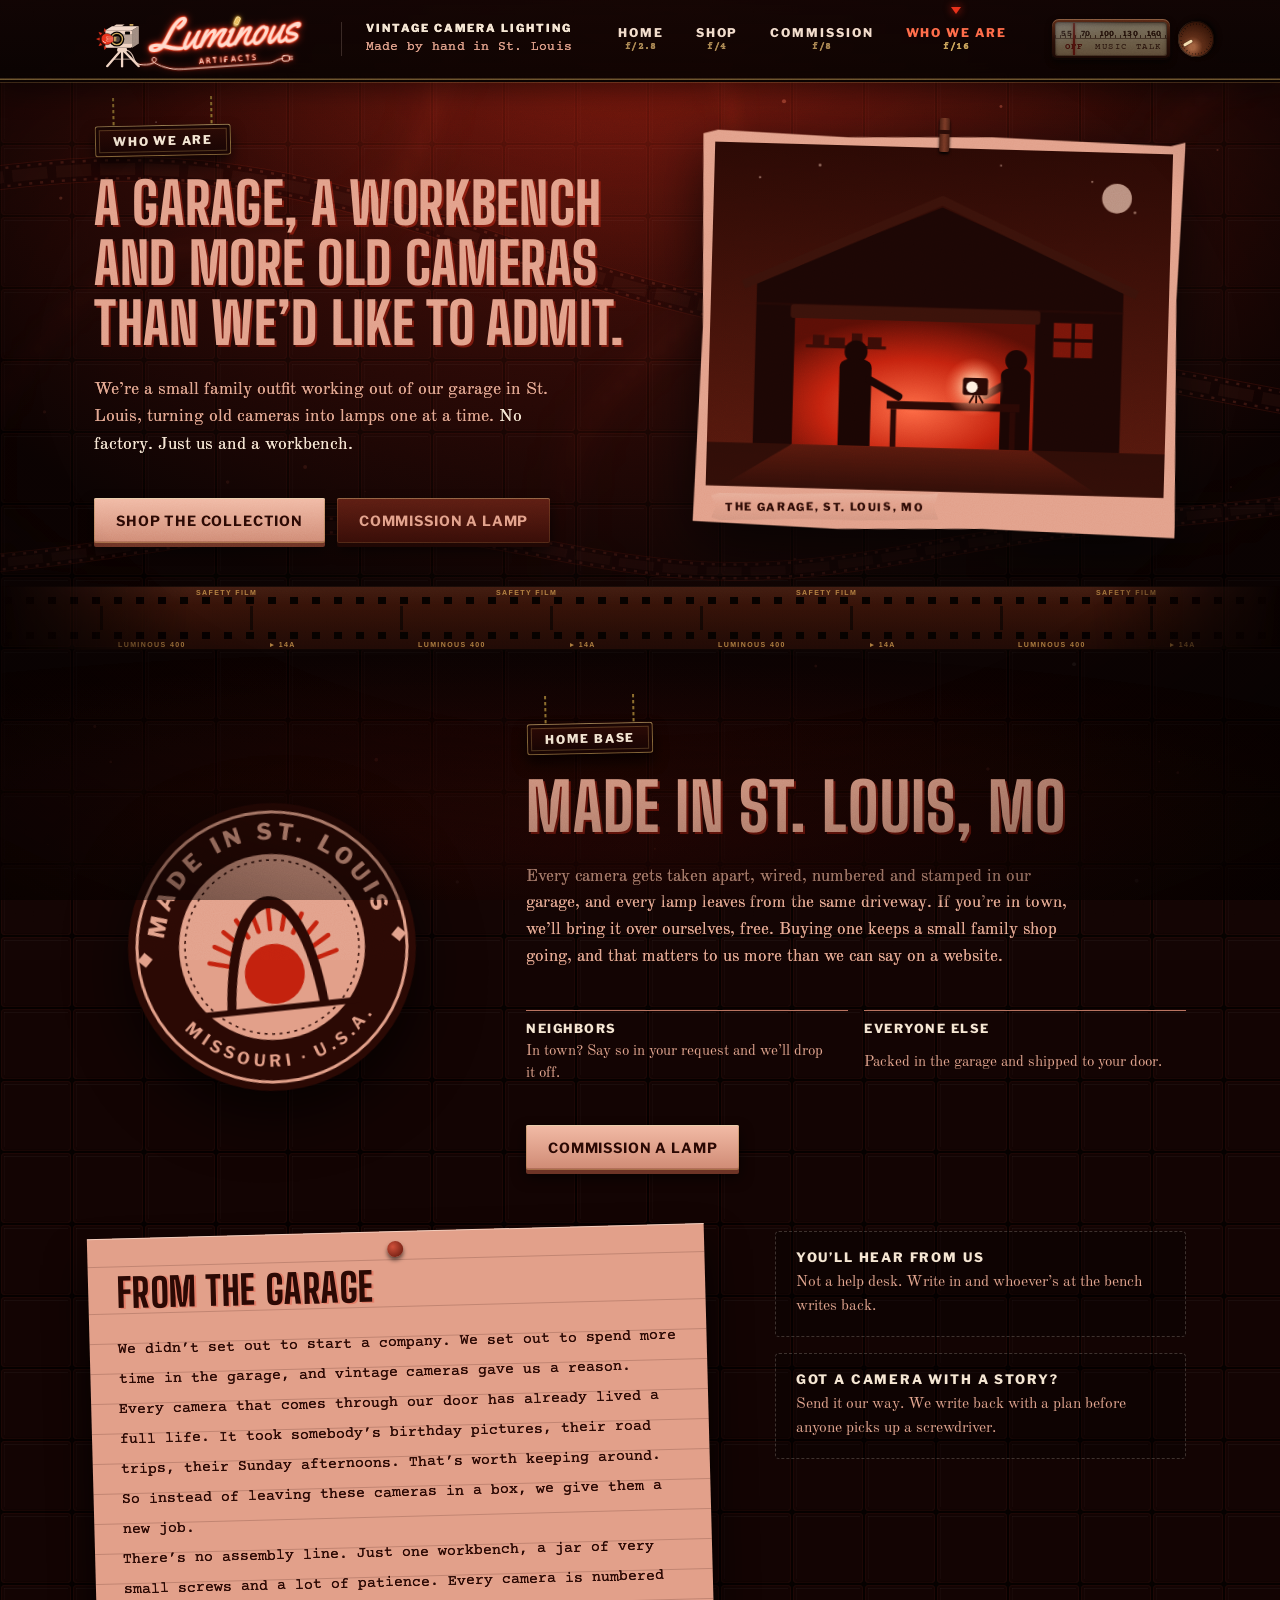
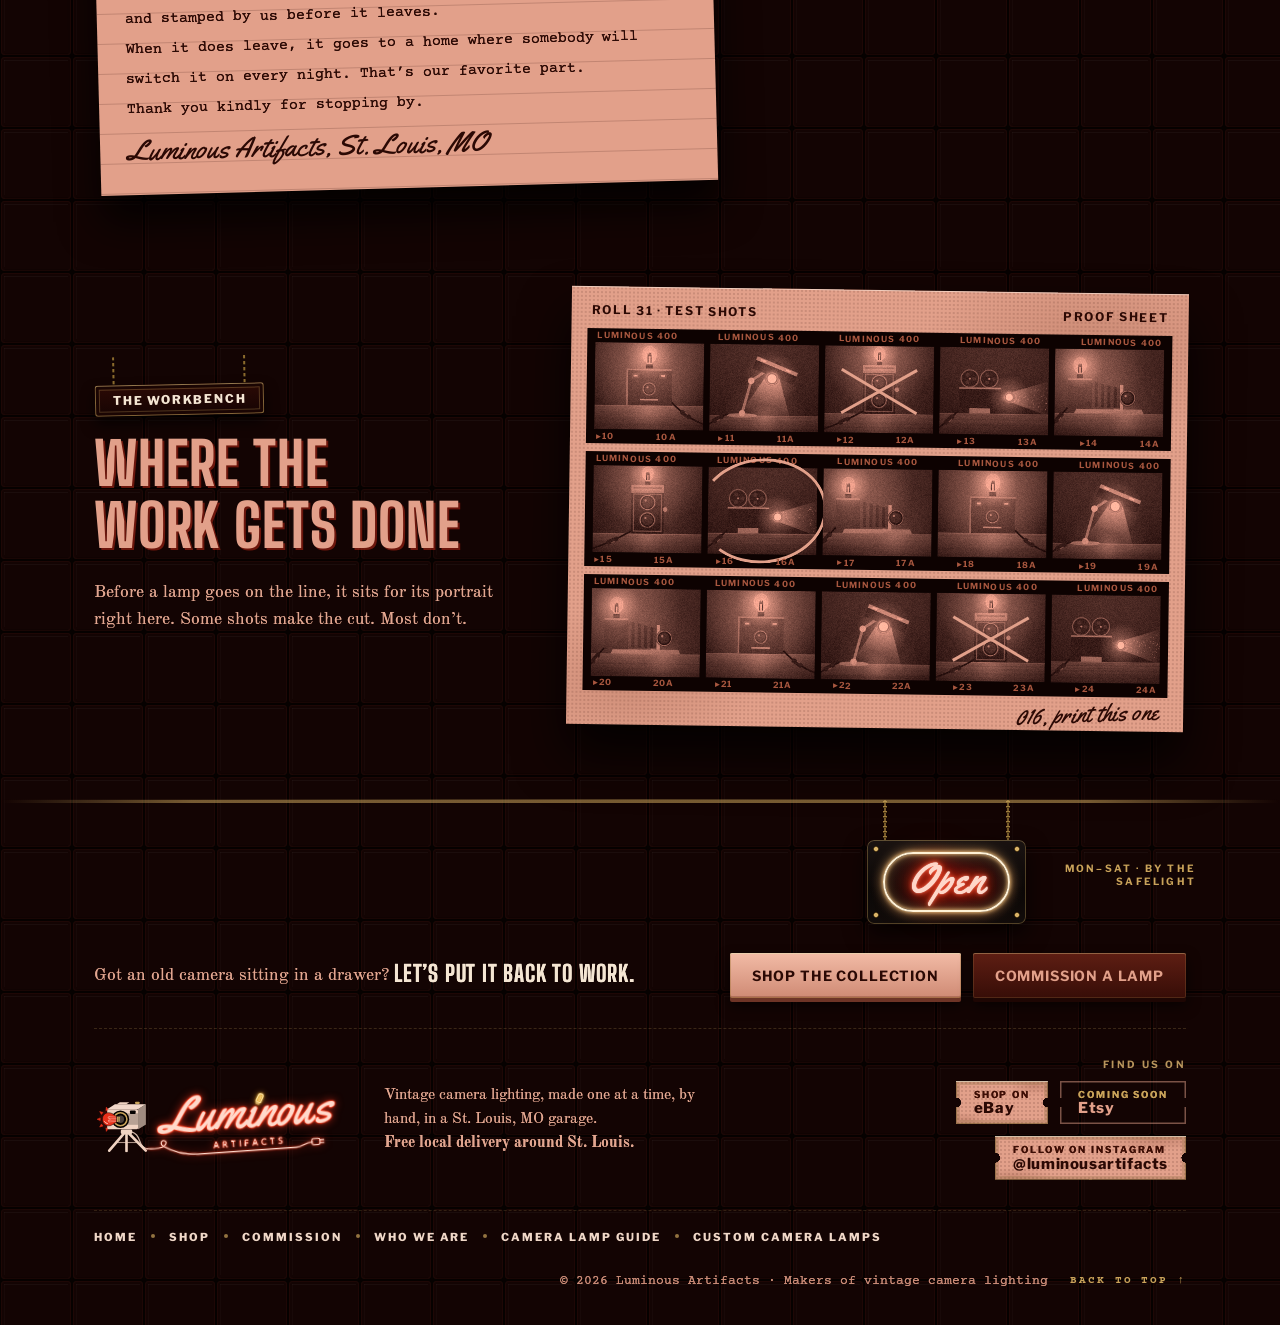
<file: about.html>
<!doctype html>
<html lang="en">
<head>
<meta charset="utf-8">
<title>About Us: A St. Louis Vintage Camera Lighting Workshop | Luminous Artifacts</title>
<meta name="viewport" content="width=device-width, initial-scale=1, viewport-fit=cover">
<meta name="description" content="Luminous Artifacts is a small family-run workshop in a St. Louis, MO garage, turning vintage cameras into lamps by hand, one at a time.">
<meta name="theme-color" content="#140302">
<meta name="referrer" content="strict-origin-when-cross-origin">
<link rel="icon" href="brand/favicon.svg" type="image/svg+xml">
<link rel="icon" href="brand/favicon-32.png" sizes="32x32" type="image/png">
<link rel="apple-touch-icon" href="brand/apple-touch-icon.png">
<link rel="manifest" href="brand/site.webmanifest">
<meta property="og:type" content="website">
<meta property="og:site_name" content="Luminous Artifacts">
<meta property="og:title" content="About Us: A St. Louis Vintage Camera Lighting Workshop | Luminous Artifacts">
<meta property="og:description" content="Luminous Artifacts is a small family-run workshop in a St. Louis, MO garage, turning vintage cameras into lamps by hand, one at a time.">
<meta property="og:image" content="https://luminousartifacts.store/brand/og-about.jpg">
<meta property="og:image:width" content="1200">
<meta property="og:image:height" content="630">
<meta property="og:image:alt" content="Who we are: a Made in St. Louis badge with the Gateway Arch, under a red safelight">
<meta name="twitter:card" content="summary_large_image">
<meta name="twitter:title" content="About Us: A St. Louis Vintage Camera Lighting Workshop | Luminous Artifacts">
<meta name="twitter:description" content="Luminous Artifacts is a small family-run workshop in a St. Louis, MO garage, turning vintage cameras into lamps by hand, one at a time.">
<meta name="twitter:image" content="https://luminousartifacts.store/brand/og-about.jpg">
<link rel="canonical" href="https://luminousartifacts.store/about.html">
<meta property="og:url" content="https://luminousartifacts.store/about.html">
<meta property="og:locale" content="en_US">
<meta name="robots" content="index,follow,max-image-preview:large">
<meta name="geo.region" content="US-MO">
<meta name="geo.placename" content="St. Louis">
<script type="application/ld+json">{"@context":"https://schema.org","@graph":[{"@type":["Organization","Store"],"@id":"https://luminousartifacts.store/#business","name":"Luminous Artifacts","alternateName":["Luminous Artifacts Vintage Camera Lighting","Luminous Artifacts Vintage Camera Lamps"],"url":"https://luminousartifacts.store/","logo":"https://luminousartifacts.store/brand/icon-512.png","image":"https://luminousartifacts.store/brand/og-home.jpg","description":"A small family-run workshop in St. Louis, Missouri that converts real vintage cameras into one-of-a-kind lamps by hand, and takes custom commissions from customers’ own cameras.","slogan":"Old cameras, put back to work.","address":{"@type":"PostalAddress","addressLocality":"St. Louis","addressRegion":"MO","addressCountry":"US"},"areaServed":{"@type":"Country","name":"United States"},"knowsAbout":["vintage camera lighting","vintage camera lamps","camera lamp conversion","upcycled vintage cameras","box cameras","twin-lens reflex cameras","folding bellows cameras","8mm movie cameras"],"sameAs":["https://www.instagram.com/luminousartifacts/","https://www.ebay.com/sch/i.html?_ssn=tirol28"]},{"@type":"AboutPage","@id":"https://luminousartifacts.store/about.html","url":"https://luminousartifacts.store/about.html","name":"About Luminous Artifacts","about":{"@id":"https://luminousartifacts.store/#business"},"isPartOf":{"@id":"https://luminousartifacts.store/#website"}},{"@type":"BreadcrumbList","itemListElement":[{"@type":"ListItem","position":1,"name":"Home","item":"https://luminousartifacts.store/"},{"@type":"ListItem","position":2,"name":"Who We Are","item":"https://luminousartifacts.store/about.html"}]}]}</script>
<link rel="preload" href="fonts/big-shoulders-display-latin-800-normal.woff2" as="font" type="font/woff2" crossorigin>
<link rel="preload" href="fonts/old-standard-tt-latin-400-normal.woff2" as="font" type="font/woff2" crossorigin>
<link rel="stylesheet" href="fonts/fonts.css">
<link rel="stylesheet" href="site.css">
<style>
/* who we are: the garage, the letter, the workbench. Shared pieces live in site.css. */
.lede{max-width:46ch}
.lede strong{color:var(--cream);font-weight:400}
.about .ab-hero{display:grid;grid-template-columns:minmax(0,1.05fr) minmax(0,.95fr);gap:clamp(30px,6vw,80px);align-items:center;padding-block:var(--sec-first) var(--sec)}
.ab-intro h1{font:400 clamp(3.2rem,7vw,6rem)/.88 var(--f-poster);text-transform:uppercase;letter-spacing:.01em;color:var(--paper);margin:0 0 var(--stack);text-shadow:2px 2px 0 rgba(232,48,26,.4);text-wrap:balance}
.ab-intro .lede{margin:0 0 var(--head-gap);font-size:17px;max-width:48ch}
.ab-print{margin:0;position:relative;transform:rotate(1.6deg);animation:sway 8s ease-in-out infinite;transform-origin:50% -18px;filter:drop-shadow(0 22px 30px rgba(0,0,0,.75))}
.ab-print .pin{top:-18px}
.ab-paper{background:var(--paper);padding:12px 12px 40px;clip-path:polygon(0 1%,3% 0,30% 1%,60% 0,97% 1%,100% 0,99% 40%,100% 100%,60% 99%,30% 100%,0 99%,1% 50%)}
.ab-paper svg{display:block;width:100%;height:auto}
.ab-print figcaption{position:absolute;left:18px;bottom:8px}
.ab-print figcaption .tape{font-size:11px}
.ab-story{display:grid;grid-template-columns:minmax(0,1.2fr) minmax(0,.8fr);gap:clamp(30px,5vw,64px);align-items:start;padding-block:var(--sec)}
.ab-letter p+p{margin-top:0}
.ab-notes{list-style:none;margin:0;padding:0;display:grid;gap:16px}
.ab-notes li{display:grid;gap:6px;padding:18px 20px;border:1.5px dashed var(--cream-line);border-radius:4px;background:rgba(0,0,0,.25)}
.ab-notes b{font:800 13px/1.2 var(--f-box);letter-spacing:.14em;text-transform:uppercase;color:var(--cream)}
.ab-notes span{font-size:15px;line-height:1.55}
.ab-bench{display:grid;grid-template-columns:minmax(0,.8fr) minmax(0,1.2fr);gap:clamp(30px,5vw,64px);align-items:center;padding-block:var(--sec)}
.ab-bench-head h2{margin-bottom:var(--stack)}
.ab-bench-head p{max-width:44ch}
@media (max-width:900px){.ab-bench{grid-template-columns:minmax(0,1fr)}}
@media (max-width:900px){.about .ab-hero,.ab-story{grid-template-columns:minmax(0,1fr)}}

/* made in St. Louis, MO */
.ab-local{display:grid;grid-template-columns:minmax(0,.7fr) minmax(0,1.3fr);gap:clamp(30px,6vw,80px);align-items:center;padding-block:var(--sec)}
.stl-wrap{display:grid;place-items:center}
.stl-badge{width:min(300px,100%);height:auto;transform:rotate(-6deg);filter:drop-shadow(0 22px 30px rgba(0,0,0,.7))}
.ab-local-copy h2{font-size:clamp(3rem,6vw,5rem);margin-bottom:var(--stack)}
.ab-local-copy > p{max-width:56ch;font-size:16.5px}
.ab-local-list{list-style:none;margin:var(--head-gap) 0;padding:0;display:grid;grid-template-columns:repeat(2,minmax(0,1fr));gap:16px}
.ab-local-list li{display:grid;gap:5px;border-top:1.5px solid var(--paper-lo);padding-top:10px;min-width:0}
.ab-local-list b{font:800 12.5px/1.2 var(--f-box);letter-spacing:.12em;text-transform:uppercase;color:var(--cream)}
.ab-local-list span{font-size:14.5px;line-height:1.5}
@media (max-width:900px){.ab-local{grid-template-columns:minmax(0,1fr)}.ab-local-list{grid-template-columns:minmax(0,1fr)}.stl-badge{width:220px}}

/* the letter */
.card{background:var(--paper);color:var(--ink);padding:34px 28px 30px;position:relative;transform:rotate(-1.5deg);
  background-image:repeating-linear-gradient(transparent 0 29px, rgba(43,9,4,.18) 29px 30px);background-position:0 46px;
  box-shadow:inset 0 1px 0 rgba(255,250,240,.5),0 26px 40px rgba(0,0,0,.8)}
.card::before{content:"";position:absolute;top:10px;left:50%;width:16px;height:16px;margin-left:-8px;border-radius:50%;
  background:radial-gradient(circle at 35% 35%,#d0503a,#5a1309);box-shadow:0 3px 4px rgba(0,0,0,.6)}
.card h2{text-shadow:2px 1px 0 rgba(232,48,26,.3);color:var(--ink);font-size:clamp(2.4rem,3.6vw,3rem);margin-bottom:var(--stack)}
.card p{font-family:var(--f-type);font-size:15px;line-height:30px}
.card p+p{margin-top:0}
.card .sig{font:400 28px/1 var(--f-script);margin-top:12px}

/* the workbench contact sheet */
.contact{background:var(--age),var(--paper);background-size:var(--age-size),auto;padding:18px 16px 26px;transform:rotate(.8deg);box-shadow:inset 0 1px 0 rgba(255,250,240,.5),0 30px 50px rgba(0,0,0,.8);position:relative}
.contact .hdr{display:flex;justify-content:space-between;font:700 12px/1 var(--f-box);text-transform:uppercase;letter-spacing:.14em;color:var(--ink);margin:0 4px 12px}
.strip{background:#0d0201;padding:14px 8px;margin-bottom:8px;position:relative}
.strip .frames{display:grid;grid-template-columns:repeat(5,minmax(0,1fr));gap:6px}
.strip canvas{display:block;width:100%;height:auto;aspect-ratio:5/4;max-width:100%}
.strip .edge{position:absolute;left:10px;right:10px;font:700 8.5px/1 var(--f-box);letter-spacing:.14em;color:#a8573f;display:flex;justify-content:space-between;white-space:nowrap;overflow:hidden}
.strip .edge.top{top:3px}.strip .edge.bot{bottom:3px}
.cell{position:relative}
.circle{position:absolute;inset:-9px -10px;border:3px solid var(--paper);border-radius:50%;transform:rotate(-6deg);
  border-left-color:transparent;pointer-events:none}
.xmark{position:absolute;inset:0;pointer-events:none}
.xmark::before,.xmark::after{content:"";position:absolute;left:10%;right:10%;top:50%;height:3px;background:var(--paper);transform:rotate(30deg)}
.xmark::after{transform:rotate(-30deg)}
.contact .note{position:absolute;font:400 24px/1.2 var(--f-script);color:var(--ink);right:24px;bottom:2px;transform:rotate(-3deg)}
/* the grease pencil: crosses strike through, the keeper gets circled, then the note is written, one stroke after another */
@property --ring{syntax:'<angle>';inherits:false;initial-value:360deg}
.contact .xmark::before,.contact .xmark::after{clip-path:inset(-2px -2px -2px -2px)}
.contact.unmarked .xmark::before,.contact.unmarked .xmark::after{clip-path:inset(-2px 100% -2px -2px)}
.contact.unmarked .circle{--ring:0deg}
.contact .note{clip-path:inset(-10px -10px -10px -10px)}
.contact.unmarked .note{clip-path:inset(-10px 100% -10px -10px)}
.contact .circle{-webkit-mask:conic-gradient(from 200deg,#000 var(--ring),transparent 0);mask:conic-gradient(from 200deg,#000 var(--ring),transparent 0)}
.contact.marking .xmark::before,.contact.marking .xmark::after{transition:clip-path .26s cubic-bezier(.5,0,.3,1)}
.contact.marking .xmark::before{transition-delay:calc(var(--i) * .7s + .5s)}.contact.marking .xmark::after{transition-delay:calc(var(--i) * .7s + .82s)}
.contact.marking .circle{transition:--ring .75s cubic-bezier(.45,0,.3,1) calc(var(--i) * .7s + .5s)}
.contact.marking .note{transition:clip-path 1.1s steps(18) 2.9s}
@media (prefers-reduced-motion:reduce){.contact.unmarked .xmark::before,.contact.unmarked .xmark::after{clip-path:none}.contact.unmarked .circle{--ring:360deg}.contact.unmarked .note{clip-path:none}}
@media (max-width:560px){.strip .frames{gap:4px}.strip .edge.top span:nth-child(even),.strip .edge.bot span:nth-child(4n+3),.strip .edge.bot span:nth-child(4n+4){display:none}.strip .edge{font-size:7.5px}}
@media (max-width:760px){.shoplink{display:inline-flex;align-items:center;min-height:44px}}
/* the hero hands off to the film strip, and the local section to the letter, without leftover air */
.about .ab-hero{padding-bottom:calc(var(--sec) * .6)}
.ab-local{padding-bottom:calc(var(--sec) * .85)}
</style>

</head>
<body>
<svg width="0" height="0" style="position:absolute" aria-hidden="true">
  <symbol id="mark" viewBox="0 0 64 64">
    <defs><radialGradient id="halo"><stop offset="0" stop-color="var(--safe)" stop-opacity=".55"/><stop offset="1" stop-color="var(--safe)" stop-opacity="0"/></radialGradient></defs>
    <circle cx="15.34" cy="31.50" r="11.5" fill="url(#halo)"/>
    <g fill="var(--safe)" stroke="var(--safe)" stroke-width=".5" stroke-linejoin="round"><path d="M6.14 30.20L2.94 31.50L6.14 32.80z"/><path d="M7.29 36.14L5.57 39.13L8.89 38.19z"/><path d="M8.89 24.81L5.57 23.87L7.29 26.86z"/><path d="M11.70 40.05L12.13 43.48L14.21 40.72z"/><path d="M14.21 22.28L12.13 19.52L11.70 22.95z"/></g>
    <!-- wooden tripod -->
    <path d="M30 45L15 62.4M34 45L51 62.4M32 45.5V63" stroke="currentColor" stroke-width="2.6" stroke-linecap="round"/>
    <path d="M21.6 54.4h20.8" stroke="currentColor" stroke-width="1.1" opacity=".7"/>
    <rect x="26.4" y="41.6" width="11.2" height="4.4" rx="1.2" fill="currentColor"/>
    <path d="M37.6 44.2c4 1.2 6 4.4 7.4 8.6s3.4 7 7.6 7.8" fill="none" stroke="currentColor" stroke-width="1.3" stroke-linecap="round" opacity=".85"/>
    <!-- the camera, three-quarter view -->
    <path d="M13 21.6L20.6 16.8H51L43.4 21.6z" fill="currentColor"/>
    <path d="M13 21.6L20.6 16.8H51L43.4 21.6z" fill="#fff" opacity=".12"/>
    <path d="M43.4 21.6L51 16.8V36.6L43.4 41.4z" fill="currentColor"/>
    <path d="M43.4 21.6L51 16.8V36.6L43.4 41.4z" fill="var(--mark-bg,#0a0201)" opacity=".34"/>
    <rect x="13" y="21.6" width="30.4" height="19.8" rx="1.6" fill="currentColor"/>
    <rect x="13" y="25.6" width="30.4" height="11.4" fill="var(--mark-bg,#0a0201)" opacity=".24"/>
    <rect x="35.4" y="23" width="5.6" height="3.4" rx=".7" fill="var(--mark-bg,#0a0201)"/>
    <path d="M22.4 16.8l3-2h9.4l-3 2z" fill="currentColor"/>
    <rect x="40.4" y="14.2" width="4.6" height="2.2" rx=".9" fill="var(--gold,#c9a35a)"/>
    <!-- lens -->
    <circle cx="26" cy="31.5" r="8.6" fill="var(--mark-bg,#0a0201)"/>
    <circle cx="26" cy="31.5" r="6.4" fill="none" stroke="var(--gold,#c9a35a)" stroke-width="1.5"/>
    <circle cx="26" cy="31.5" r="3.6" fill="currentColor" opacity=".3"/>
    <!-- edison bulb screwed into the lens -->
    <g transform="translate(26 31.5) rotate(-90) scale(0.82)">
      <rect x="-3.4" y="-4.2" width="6.8" height="1.6" rx=".6" fill="var(--gold,#c9a35a)"/>
      <rect x="-3.1" y="-2.3" width="6.2" height="1.5" rx=".6" fill="var(--gold,#c9a35a)"/>
      <path d="M0 -21.6c-5 0-7.9 3.6-7.9 7.6 0 3.1 1.7 5 2.9 6.5.8 1 1.2 1.8 1.2 2.9h7.6c0-1.1.4-1.9 1.2-2.9 1.2-1.5 2.9-3.4 2.9-6.5 0-4-2.9-7.6-7.9-7.6z" fill="var(--safe)" stroke="var(--mark-bg,#0a0201)" stroke-width=".55"/>
      <path d="M-2.6-5.2l-.6-8.4M-.9-5.2l-.3-9.2M.9-5.2l.3-9.2M2.6-5.2l.6-8.4M-3.2-13.6c.7-1.8 1.4-1.8 2 0s1.4 1.8 2.4 0 1.4-1.8 2 0" fill="none" stroke="#ffd2c2" stroke-width=".55" stroke-linecap="round" opacity=".9"/>
      <path d="M-5.2-15.6a5 5 0 0 1 2.4-3.6" fill="none" stroke="#ffe6da" stroke-width="1" stroke-linecap="round"/>
    </g>
  </symbol>
  <symbol id="wordmark" viewBox="0 0 320 124" overflow="visible">
    <!-- a 1950s diner neon: the name bent in glass tube, the i dotted with a little bulb, ARTIFACTS in the same tube underneath -->
    <defs>
      <filter id="neonR" x="-20%" y="-50%" width="140%" height="200%" color-interpolation-filters="sRGB">
        <feGaussianBlur in="SourceAlpha" stdDeviation="2" result="a"/><feFlood flood-color="#ff3a1a"/><feComposite in2="a" operator="in" result="g1"/>
        <feGaussianBlur in="SourceAlpha" stdDeviation="6.5" result="b"/><feFlood flood-color="#e8301a" flood-opacity=".8"/><feComposite in2="b" operator="in" result="g2"/>
        <feMerge><feMergeNode in="g2"/><feMergeNode in="g1"/><feMergeNode in="SourceGraphic"/></feMerge></filter>
      <filter id="neonY" x="-60%" y="-60%" width="220%" height="220%" color-interpolation-filters="sRGB">
        <feGaussianBlur in="SourceAlpha" stdDeviation="1.6" result="a"/><feFlood flood-color="#ffc23a"/><feComposite in2="a" operator="in" result="g1"/>
        <feGaussianBlur in="SourceAlpha" stdDeviation="5" result="b"/><feFlood flood-color="#ffae2a" flood-opacity=".75"/><feComposite in2="b" operator="in" result="g2"/>
        <feMerge><feMergeNode in="g2"/><feMergeNode in="g1"/><feMergeNode in="SourceGraphic"/></feMerge></filter>
      <clipPath id="neonNoDot" clipPathUnits="userSpaceOnUse"><path clip-rule="evenodd" d="M-40-40H360V160H-40ZM158 8H196V41H158Z"/></clipPath>
    </defs>
    <g filter="url(#neonR)" transform="rotate(-4 160 62)">
      <text x="160" y="74" text-anchor="middle" textLength="276" lengthAdjust="spacingAndGlyphs" font-family="Yellowtail,'Brush Script MT',cursive" font-size="80" fill="#ffd9cb" stroke="#ff4a2a" stroke-width="1.6" paint-order="stroke" clip-path="url(#neonNoDot)">Luminous</text>
      <g class="neon-buzz">
        <!-- a lamp cord: it coils in from the left, runs under the word and ends in a plug -->
        <g fill="none" stroke="#ffd9cb" stroke-width="1.8" stroke-linecap="round" stroke-linejoin="round">
          <path d="M-1.4 97.3c8 1 16 2 24-1c6-2 9-8 4-10s-8 5-2 9c9 6 26 16 54 16h158c10 0 14-6.5 26-6.5"/>
          <rect x="262" y="99.5" width="13" height="10" rx="3"/>
          <path d="M275 102.2h6M275 106.8h6"/>
        </g>
        <text x="162" y="104.5" text-anchor="middle" font-family="'Tilt Neon','Libre Franklin',Arial,sans-serif" font-size="15" letter-spacing="4.5" fill="#ffd9cb" stroke="#ff4a2a" stroke-width=".5" paint-order="stroke">ARTIFACTS</text>
      </g>
    </g>
    <!-- the dot of the i is a little warm-yellow radio bulb (a T14 tube with a spiral filament), floating where the dot would be and tilted with the script -->
    <g class="ibulb lit" filter="url(#neonY)" transform="rotate(-4 160 62)">
      <g fill="none" stroke-linecap="round" stroke-linejoin="round" transform="translate(183.7 28.8) rotate(28) scale(.88) translate(-173.5 -20.5)">
        <path d="M169.1 26.2V17.2c0-3.2 1.9-4.9 4.4-4.9s4.4 1.7 4.4 4.9v9c0 1-.4 1.6-1 2.4H170.1c-.6-.8-1-1.4-1-2.4z" fill="#ffc94a" fill-opacity=".5" stroke="#ffe7a6" stroke-width="2"/>
        <path d="M170.4 30.6h6.2M170.9 32.2h5.2" stroke="#e8c27a" stroke-width="1.3"/>
        <path d="M172.4 28.4L173.5 25.6M174.8 28.4V16.4L173.5 16.4" stroke="#e8c27a" stroke-width=".45" opacity=".85"/>
        <path d="M175.08 24.54L175.02 24.42L174.93 24.30L174.79 24.19L174.63 24.09L174.44 23.99L174.23 23.91L173.99 23.84L173.75 23.78L173.50 23.73L173.25 23.70L173.01 23.68L172.77 23.68L172.56 23.69L172.37 23.70L172.21 23.73L172.07 23.77L171.98 23.81L171.92 23.85L171.90 23.90L171.92 23.95M175.08 23.01L175.02 22.89L174.93 22.77L174.79 22.66L174.63 22.55L174.44 22.46L174.23 22.37L173.99 22.30L173.75 22.25L173.50 22.20L173.25 22.17L173.01 22.15L172.77 22.14L172.56 22.15L172.37 22.17L172.21 22.20L172.07 22.23L171.98 22.27L171.92 22.32L171.90 22.37L171.92 22.41M175.08 21.48L175.02 21.35L174.93 21.24L174.79 21.12L174.63 21.02L174.44 20.93L174.23 20.84L173.99 20.77L173.75 20.71L173.50 20.67L173.25 20.64L173.01 20.62L172.77 20.61L172.56 20.62L172.37 20.64L172.21 20.66L172.07 20.70L171.98 20.74L171.92 20.79L171.90 20.83L171.92 20.88M175.10 20.07L175.08 19.94L175.02 19.82L174.93 19.70L174.79 19.59L174.63 19.49L174.44 19.39L174.23 19.31L173.99 19.24L173.75 19.18L173.50 19.13L173.25 19.10L173.01 19.08L172.77 19.08L172.56 19.09L172.37 19.10L172.21 19.13L172.07 19.17L171.98 19.21L171.92 19.25L171.90 19.30L171.92 19.35M175.10 18.53L175.08 18.41L175.02 18.29L174.93 18.17L174.79 18.06L174.63 17.95L174.44 17.86L174.23 17.77L173.99 17.70L173.75 17.65L173.50 17.60L173.25 17.57L173.01 17.55L172.77 17.54L172.56 17.55L172.37 17.57L172.21 17.60L172.07 17.63L171.98 17.67L171.92 17.72L171.90 17.77L171.92 17.81M175.10 17.00L175.08 16.88L175.02 16.75L174.93 16.64L174.79 16.52L174.63 16.42L174.44 16.33L174.23 16.24L173.99 16.17L173.75 16.11L173.50 16.07L173.25 16.04L173.01 16.02L172.77 16.01L172.56 16.02L172.37 16.04L172.21 16.06L172.07 16.10L171.98 16.14L171.92 16.19L171.90 16.23L171.92 16.28" stroke="#e8b060" stroke-width="0.5" opacity=".55"/>
        <path d="M173.50 25.60L173.75 25.55L173.99 25.50L174.23 25.43L174.44 25.34L174.63 25.25L174.79 25.14L174.93 25.03L175.02 24.91L175.08 24.79L175.10 24.67L175.08 24.54M171.92 23.95L171.98 23.99L172.07 24.03L172.21 24.07L172.37 24.10L172.56 24.11L172.77 24.12L173.01 24.12L173.25 24.10L173.50 24.07L173.75 24.02L173.99 23.96L174.23 23.89L174.44 23.81L174.63 23.71L174.79 23.61L174.93 23.50L175.02 23.38L175.08 23.26L175.10 23.13L175.08 23.01M171.92 22.41L171.98 22.46L172.07 22.50L172.21 22.54L172.37 22.56L172.56 22.58L172.77 22.59L173.01 22.58L173.25 22.56L173.50 22.53L173.75 22.49L173.99 22.43L174.23 22.36L174.44 22.27L174.63 22.18L174.79 22.08L174.93 21.96L175.02 21.85L175.08 21.72L175.10 21.60L175.08 21.48M171.92 20.88L171.98 20.93L172.07 20.97L172.21 21.00L172.37 21.03L172.56 21.05L172.77 21.06L173.01 21.05L173.25 21.03L173.50 21.00L173.75 20.95L173.99 20.90L174.23 20.83L174.44 20.74L174.63 20.65L174.79 20.54L174.93 20.43L175.02 20.31L175.08 20.19L175.10 20.07M171.92 19.35L171.98 19.39L172.07 19.43L172.21 19.47L172.37 19.50L172.56 19.51L172.77 19.52L173.01 19.52L173.25 19.50L173.50 19.47L173.75 19.42L173.99 19.36L174.23 19.29L174.44 19.21L174.63 19.11L174.79 19.01L174.93 18.90L175.02 18.78L175.08 18.66L175.10 18.53M171.92 17.81L171.98 17.86L172.07 17.90L172.21 17.94L172.37 17.96L172.56 17.98L172.77 17.99L173.01 17.98L173.25 17.96L173.50 17.93L173.75 17.89L173.99 17.83L174.23 17.76L174.44 17.67L174.63 17.58L174.79 17.48L174.93 17.36L175.02 17.25L175.08 17.12L175.10 17.00M171.92 16.28L171.98 16.33L172.07 16.37L172.21 16.40L172.37 16.43L172.56 16.45L172.77 16.46L173.01 16.45L173.25 16.43L173.50 16.40" stroke="#fff6d2" stroke-width="0.5"/>
        <path d="M170.6 15.8c.4-1 1.1-1.6 2-1.8" stroke="#fffaf0" stroke-width=".6" opacity=".8"/>
      </g>
    </g>
  </symbol>
  <symbol id="lockup" viewBox="0 0 400 124" overflow="visible">
    <!-- the whole sign: the camera lamp on its tripod, its cord running into the neon and under ARTIFACTS to the plug -->
    <use href="#mark" x="0" y="10" width="104" height="104"/>
    <use href="#wordmark" x="84" y="0" width="320" height="124"/>
  </symbol>
  <symbol id="seal" viewBox="0 0 120 120">
    <circle cx="60" cy="60" r="57" fill="none" stroke="currentColor" stroke-width="2.4"/>
    <circle cx="60" cy="60" r="53" fill="none" stroke="currentColor" stroke-width=".8"/>
    <circle cx="60" cy="60" r="31" fill="none" stroke="currentColor" stroke-width="1.4"/>
    <path id="sealTop" d="M26.2 79.5 A39 39 0 1 1 93.8 79.5" fill="none"/>
    <path id="sealBot" d="M19.3 83.5 A47 47 0 0 0 100.7 83.5" fill="none"/>
    <text font-family="Libre Franklin, Arial, sans-serif" font-weight="800" font-size="8.6" letter-spacing="1.5" fill="currentColor"><textPath href="#sealTop" startOffset="50%" text-anchor="middle">LUMINOUS ARTIFACTS</textPath></text>
    <text font-family="Libre Franklin, Arial, sans-serif" font-weight="700" font-size="7.6" letter-spacing="1.2" fill="currentColor"><textPath href="#sealBot" startOffset="50%" text-anchor="middle">ST. LOUIS, MO</textPath></text>
    
    <use href="#mark" x="38" y="36" width="44" height="44"/>
  </symbol>
</svg>
<div id="iris" aria-hidden="true"><canvas id="irisCanvas"></canvas></div>
<script>try{if(sessionStorage.getItem("lc-iris")==="1")document.getElementById("iris").classList.add("run","shut")}catch(e){}document.documentElement.classList.add("fl");try{if(!localStorage.getItem("lc-visited")&&!matchMedia("(prefers-reduced-motion: reduce)").matches)document.documentElement.classList.add("first")}catch(e){}setTimeout(function(){document.documentElement.classList.remove("fl")},1600)</script>
<canvas id="atmos" aria-hidden="true"></canvas>
<div class="breath" aria-hidden="true"></div>
<div class="haze" aria-hidden="true"><i></i><i></i></div>
<div class="vignette" aria-hidden="true"></div>

<a class="skip" href="#top">Skip to content</a>
<header class="masthead" id="masthead">
  <div class="wrap mh-in">
    <a class="logo" href="./" aria-label="Luminous Artifacts, home"><svg class="wm" role="img" aria-label="Luminous Artifacts"><use href="#lockup"/></svg></a>
    <p class="mh-tag">Vintage camera lighting<span>Made by hand in St. Louis</span></p>
    <nav class="mainnav" id="mainnav" aria-label="Main">
      <ol class="marks" id="marks">
            <li><a href="./">Home<small aria-hidden="true">f/2.8</small></a></li>
            <li><a href="shop.html">Shop<small aria-hidden="true">f/4</small></a></li>
            <li><a href="commission.html">Commission<small aria-hidden="true">f/8</small></a></li>
            <li><a href="about.html" class="on" aria-current="page">Who We Are<small aria-hidden="true">f/16</small></a></li>
          </ol>
      <i class="index" id="lensIndex" aria-hidden="true"></i>
    </nav>
    <div class="mh-tools">
      <button class="sound" id="soundBtn" type="button" data-mode="off" aria-label="Sound: Off. Click to change."><span class="dial" aria-hidden="true"><span class="glass"><span class="scale"><i>55</i><i>70</i><i>100</i><i>130</i><i>160</i></span><span class="bands"><em class="b-off">Off</em><em class="b-music">Music</em><em class="b-talk">Talk</em></span><span class="needle"></span></span></span><span class="knob" aria-hidden="true"></span><span class="sl">Sound<b id="soundState">Off</b></span></button>
      <button class="menu-btn" id="menuBtn" type="button" aria-expanded="false" aria-controls="mainnav" aria-label="Open the site menu"><span class="mb-ap" aria-hidden="true"></span><span class="mb-t" aria-hidden="true"></span></button>
    </div>
  </div>
</header>

<main id="top" class="about">
  <section class="wrap ab-hero">
    <div class="ab-intro">
      <span class="dept">Who we are</span>
      <h1>A garage, a workbench and more old cameras than we&rsquo;d like to admit.</h1>
      <p class="lede">We&rsquo;re a small family outfit working out of our garage in St. Louis, turning old cameras into lamps one at a time. <strong>No factory. Just us and a workbench.</strong></p>
      <div class="cta-pair">
        <a class="btn solid" href="shop.html">Shop the collection</a>
        <a class="btn" href="commission.html">Commission a lamp</a>
      </div>
    </div>
    <figure class="ab-print">
      <span class="pin" aria-hidden="true"></span>
      <div class="ab-paper">
        <svg viewBox="0 0 400 300" role="img" aria-label="Illustration: a garage at night with the door rolled up, red light spilling out, two people at a workbench with a glowing camera lamp">
          <defs>
            <linearGradient id="abSky" x1="0" y1="0" x2="0" y2="1"><stop offset="0" stop-color="#2b0904"/><stop offset="1" stop-color="#5a1a0e"/></linearGradient>
            <radialGradient id="abGlow" cx="50%" cy="70%" r="70%"><stop offset="0" stop-color="#ff6a45"/><stop offset=".55" stop-color="#c4220e"/><stop offset="1" stop-color="#5a0e05"/></radialGradient>
            <linearGradient id="abSpill" x1="0" y1="0" x2="0" y2="1"><stop offset="0" stop-color="#ff4a26" stop-opacity=".55"/><stop offset="1" stop-color="#ff4a26" stop-opacity="0"/></linearGradient>
            <radialGradient id="abLamp"><stop offset="0" stop-color="#fff0e0"/><stop offset=".4" stop-color="#ffb08a" stop-opacity=".8"/><stop offset="1" stop-color="#ff6a45" stop-opacity="0"/></radialGradient>
          </defs>
          <rect width="400" height="300" fill="url(#abSky)"/>
          <g fill="#f4c9b6" opacity=".55"><circle cx="40" cy="30" r="1"/><circle cx="92" cy="18" r="1.2"/><circle cx="330" cy="26" r=".9"/><circle cx="368" cy="52" r="1.1"/><circle cx="250" cy="14" r=".8"/></g>
          <circle cx="352" cy="40" r="13" fill="#f4c9b6" opacity=".7"/>
          <!-- house -->
          <path d="M40 120L200 52 360 120V262H40z" fill="#1c0604"/>
          <path d="M28 124L200 46 372 124" fill="none" stroke="#3a120a" stroke-width="8" stroke-linejoin="round"/>
          <path d="M40 140h320" stroke="#2a0a06" stroke-width="2" opacity=".6"/>
          <rect x="300" y="150" width="34" height="30" fill="#c4220e" opacity=".55"/><path d="M317 150v30M300 165h34" stroke="#1c0604" stroke-width="3"/>
          <!-- open garage -->
          <rect x="74" y="150" width="210" height="112" fill="url(#abGlow)"/>
          <!-- inside: shelf, bench, the two of us, lamp -->
          <path d="M84 176h70" stroke="#3a0c06" stroke-width="3"/>
          <g fill="#3a0c06"><rect x="90" y="166" width="10" height="10"/><rect x="104" y="168" width="14" height="8"/><rect x="124" y="164" width="9" height="12"/><rect x="138" y="167" width="12" height="9"/></g>
          <!-- second maker, across the bench, reaching for the lamp -->
          <g fill="#1a0503"><circle cx="268" cy="184" r="9.5"/><path d="M255 197c0-5 6-7 13-7s13 2 13 7v65h-26z"/><path d="M257 206l-15 9" stroke="#1a0503" stroke-width="6.5" stroke-linecap="round"/></g>
          <rect x="156" y="222" width="116" height="7" fill="#2a0804"/>
          <path d="M162 229v33M266 229v33" stroke="#2a0804" stroke-width="5"/>
          <circle cx="232" cy="208" r="26" fill="url(#abLamp)"/>
          <g transform="translate(222 200)"><rect x="0" y="0" width="22" height="15" rx="2" fill="#2a0804"/><circle cx="8" cy="8" r="5" fill="#fff0e0"/><path d="M10 15l-4 7M12 15v7M14 15l4 7" stroke="#2a0804" stroke-width="1.6"/></g>
          <!-- maker -->
          <g fill="#1a0503"><circle cx="128" cy="180" r="10"/><path d="M114 194c0-6 6-8 14-8s14 2 14 8v68h-28z"/><path d="M140 204l26 14" stroke="#1a0503" stroke-width="7" stroke-linecap="round"/></g>
          <!-- rolled-up door edge and light on the drive -->
          <rect x="70" y="140" width="218" height="12" rx="3" fill="#3a120a"/>
          <path d="M74 262h210l60 38H14z" fill="url(#abSpill)"/>
          <rect y="262" width="400" height="38" fill="#120403" opacity=".55"/>
        </svg>
      </div>
      <figcaption><span class="tape">the garage, St. Louis, MO</span></figcaption>
    </figure>
  </section>

  <div class="reel" aria-hidden="true"><div class="reel-run"></div></div>

  <section class="wrap ab-local" id="local">
    <div class="stl-wrap"><svg class="stl-badge" viewBox="0 0 200 200" role="img" aria-label="Badge: Made in St. Louis, Missouri, with the Gateway Arch">
          <defs><path id="stlTop" d="M28 100a72 72 0 0 1 144 0"/><path id="stlBot" d="M20 100a80 80 0 0 0 160 0"/></defs>
          <circle cx="100" cy="100" r="96" fill="#2b0904"/>
          <circle cx="100" cy="100" r="90" fill="none" stroke="#e2a08a" stroke-width="2"/>
          <circle cx="100" cy="100" r="62" fill="#e2a08a"/>
          <circle cx="100" cy="100" r="58" fill="none" stroke="#2b0904" stroke-width="1" stroke-dasharray="2 3"/>
          <g stroke="#c4220e" stroke-width="3" stroke-linecap="round"><path d="M71.0 110.2L57.5 106.6"/><path d="M74.0 103.0L61.9 96.0"/><path d="M78.8 96.8L68.9 86.9"/><path d="M85.0 92.0L78.0 79.9"/><path d="M92.2 89.0L88.6 75.5"/><path d="M100.0 88.0L100.0 74.0"/><path d="M107.8 89.0L111.4 75.5"/><path d="M115.0 92.0L122.0 79.9"/><path d="M121.2 96.8L131.1 86.9"/><path d="M126.0 103.0L138.1 96.0"/><path d="M129.0 110.2L142.5 106.6"/></g>
          <circle cx="100" cy="118" r="20" fill="#c4220e"/>
          <path d="M66 140C70 92 84 66 100 66s30 26 34 74h-6C124 98 112 74 100 74S76 98 72 140z" fill="#2b0904"/>
          <rect x="44" y="139" width="112" height="4" rx="2" fill="#2b0904"/>
          <text font-family="'Libre Franklin',Arial,sans-serif" font-weight="800" font-size="15" letter-spacing="3.4" fill="#e2a08a"><textPath href="#stlTop" startOffset="50%" text-anchor="middle">MADE IN ST. LOUIS</textPath></text>
          <text font-family="'Libre Franklin',Arial,sans-serif" font-weight="700" font-size="11" letter-spacing="3" fill="#e2a08a"><textPath href="#stlBot" startOffset="50%" text-anchor="middle">MISSOURI &#183; U.S.A.</textPath></text>
          <path d="M10 100l5-5 5 5-5 5zM180 100l5-5 5 5-5 5z" fill="#e2a08a"/>
        </svg></div>
    <div class="ab-local-copy">
      <span class="dept">Home base</span>
      <h2>Made in St. Louis, MO</h2>
      <p>Every camera gets taken apart, wired, numbered and stamped in our garage, and every lamp leaves from the same driveway. If you&rsquo;re in town, we&rsquo;ll bring it over ourselves, free. Buying one keeps a small family shop going, and that matters to us more than we can say on a website.</p>
      <ul class="ab-local-list">
        <li><b>Neighbors</b><span>In town? Say so in your request and we&rsquo;ll drop it off.</span></li>
        <li><b>Everyone else</b><span>Packed in the garage and shipped to your door.</span></li>
      </ul>
      <a class="btn solid" href="commission.html">Commission a lamp</a>
    </div>
  </section>

  <section class="wrap ab-story">
    <article class="card ab-letter">
      <h2>From the garage</h2>
      <p>We didn&rsquo;t set out to start a company. We set out to spend more time in the garage, and vintage cameras gave us a reason.</p>
      <p>Every camera that comes through our door has already lived a full life. It took somebody&rsquo;s birthday pictures, their road trips, their Sunday afternoons. That&rsquo;s worth keeping around. So instead of leaving these cameras in a box, we give them a new job.</p>
      <p>There&rsquo;s no assembly line. Just one workbench, a jar of very small screws and a lot of patience. Every camera is numbered and stamped by us before it leaves.</p>
      <p>When it does leave, it goes to a home where somebody will switch it on every night. That&rsquo;s our favorite part.</p>
      <p>Thank you kindly for stopping by.</p>
      <div class="sig">Luminous Artifacts, St. Louis, MO</div>
    </article>
    <ul class="ab-notes">
      <li><b>You&rsquo;ll hear from us</b><span>Not a help desk. Write in and whoever&rsquo;s at the bench writes back.</span></li>
      <li><b>Got a camera with a story?</b><span>Send it our way. We write back with a plan before anyone picks up a screwdriver.</span></li>
    </ul>
  </section>


  <section class="wrap ab-bench" id="bench">
    <div class="ab-bench-head">
      <span class="dept">The workbench</span>
      <h2>Where the Work Gets Done</h2>
      <p>Before a lamp goes on the line, it sits for its portrait right here. Some shots make the cut. Most don&rsquo;t.</p>
    </div>
    <div class="contact" id="contact">
      <div class="hdr"><span>roll 31 · test shots</span><span>proof sheet</span></div>
      <div id="strips"></div>
      <span class="note">016, print this one</span>
    </div>
  </section>

</main>

<footer>
<div class="storefront" aria-hidden="true"><div class="awning"></div><div class="openwin"><span class="neon-sign"><span class="open-neon">Open</span></span><span class="hours">Mon–Sat · by the safelight</span></div></div>
  <div class="wrap">
    <div class="foot-cta">
      <p>Got an old camera sitting in a drawer? <b>Let&rsquo;s put it back to work.</b></p>
      <span class="cta-pair"><a class="btn solid" href="shop.html" data-cta="footer-shop">Shop the collection</a><a class="btn" href="commission.html" data-cta="footer-commission">Commission a lamp</a></span>
    </div>
    <div class="foot-grid">
      <a class="foot-logo" href="#top" aria-label="Luminous Artifacts, back to top"><svg viewBox="0 0 400 124" role="img" aria-label="Luminous Artifacts"><use href="#lockup"/></svg></a>
      <p class="wholine">Vintage camera lighting, made one at a time, by hand, in a St. Louis, MO garage. <b>Free local delivery around St.&nbsp;Louis.</b></p>
      <nav class="elsewhere" aria-label="Find us elsewhere">
        <span class="ew-k">Find us on</span>
        <a class="ticket shoplink" data-shop="ebay" href="#"><small>Shop on</small>eBay</a>
        <a class="ticket shoplink" data-shop="etsy" href="#"><small>Shop on</small>Etsy</a>
        <a class="ticket shoplink" data-shop="instagram" href="#" aria-label="Follow @luminousartifacts on Instagram"><small>Follow on Instagram</small>@luminousartifacts</a>
      </nav>
    </div>
    <div class="foot-base">
      <nav class="foot-nav" aria-label="Site">
        <a href="./">Home</a><a href="shop.html">Shop</a><a href="commission.html">Commission</a><a href="about.html">Who We Are</a><a href="camera-lamps.html">Camera Lamp Guide</a><a href="custom-camera-lamp.html">Custom Camera Lamps</a>
      </nav>
      <p class="fsmall">&copy; 2026 Luminous Artifacts &middot; Makers of vintage camera lighting</p>
      <a class="totop" href="#top">Back to top &uarr;</a>
    </div>
  </div>
</footer>

<script src="site.js"></script>
<script>window.LAMPS=[];</script>
<script src="shop.js"></script>
<script>
/* who we are: the workbench contact sheet, three strips of five test shots */
(function(){
'use strict';
const {renderScene,order}=window.LA;
const strips=document.getElementById('strips');if(!strips)return;let fn=10;
  for(let s=0;s<3;s++){const st=document.createElement('div');st.className='strip';
    let top='',bot='';for(let k=0;k<5;k++){top+='<span>LUMINOUS 400</span>';bot+=`<span>&#9656;${fn+k}</span><span>${fn+k}A</span>`}
    st.innerHTML=`<div class="edge top" aria-hidden="true">${top}</div><div class="frames"></div><div class="edge bot" aria-hidden="true">${bot}</div>`;
    const fr=st.querySelector('.frames');
    for(let k=0;k<5;k++){const idx=s*5+k;const cell=document.createElement('div');cell.className='cell';
      const c=renderScene(order[(idx*3+s)%5],200,160,900+idx*13);c.setAttribute('aria-hidden','true');cell.appendChild(c);
      if(fn+k===16)cell.insertAdjacentHTML('beforeend','<span class="circle"></span>');
      if(fn+k===12||fn+k===23)cell.insertAdjacentHTML('beforeend','<span class="xmark"></span>');
      fr.appendChild(cell)}
    fn+=5;strips.appendChild(st)}
  // mark the sheet when it comes into view: the two rejects get crossed out, then the keeper is circled
  const sheet=strips.closest('.contact');
  if(sheet&&!matchMedia('(prefers-reduced-motion: reduce)').matches&&'IntersectionObserver' in window){
    [...sheet.querySelectorAll('.xmark')].forEach((m,i)=>m.style.setProperty('--i',i));const c=sheet.querySelector('.circle');if(c)c.style.setProperty('--i',2);
    sheet.classList.add('unmarked');
    const io=new IntersectionObserver(es=>{if(!es[0].isIntersecting)return;io.disconnect();
      requestAnimationFrame(()=>{sheet.classList.add('marking');requestAnimationFrame(()=>sheet.classList.remove('unmarked'))})},{threshold:.45});io.observe(sheet)}
})();
</script>
</body>
</html>
</file>
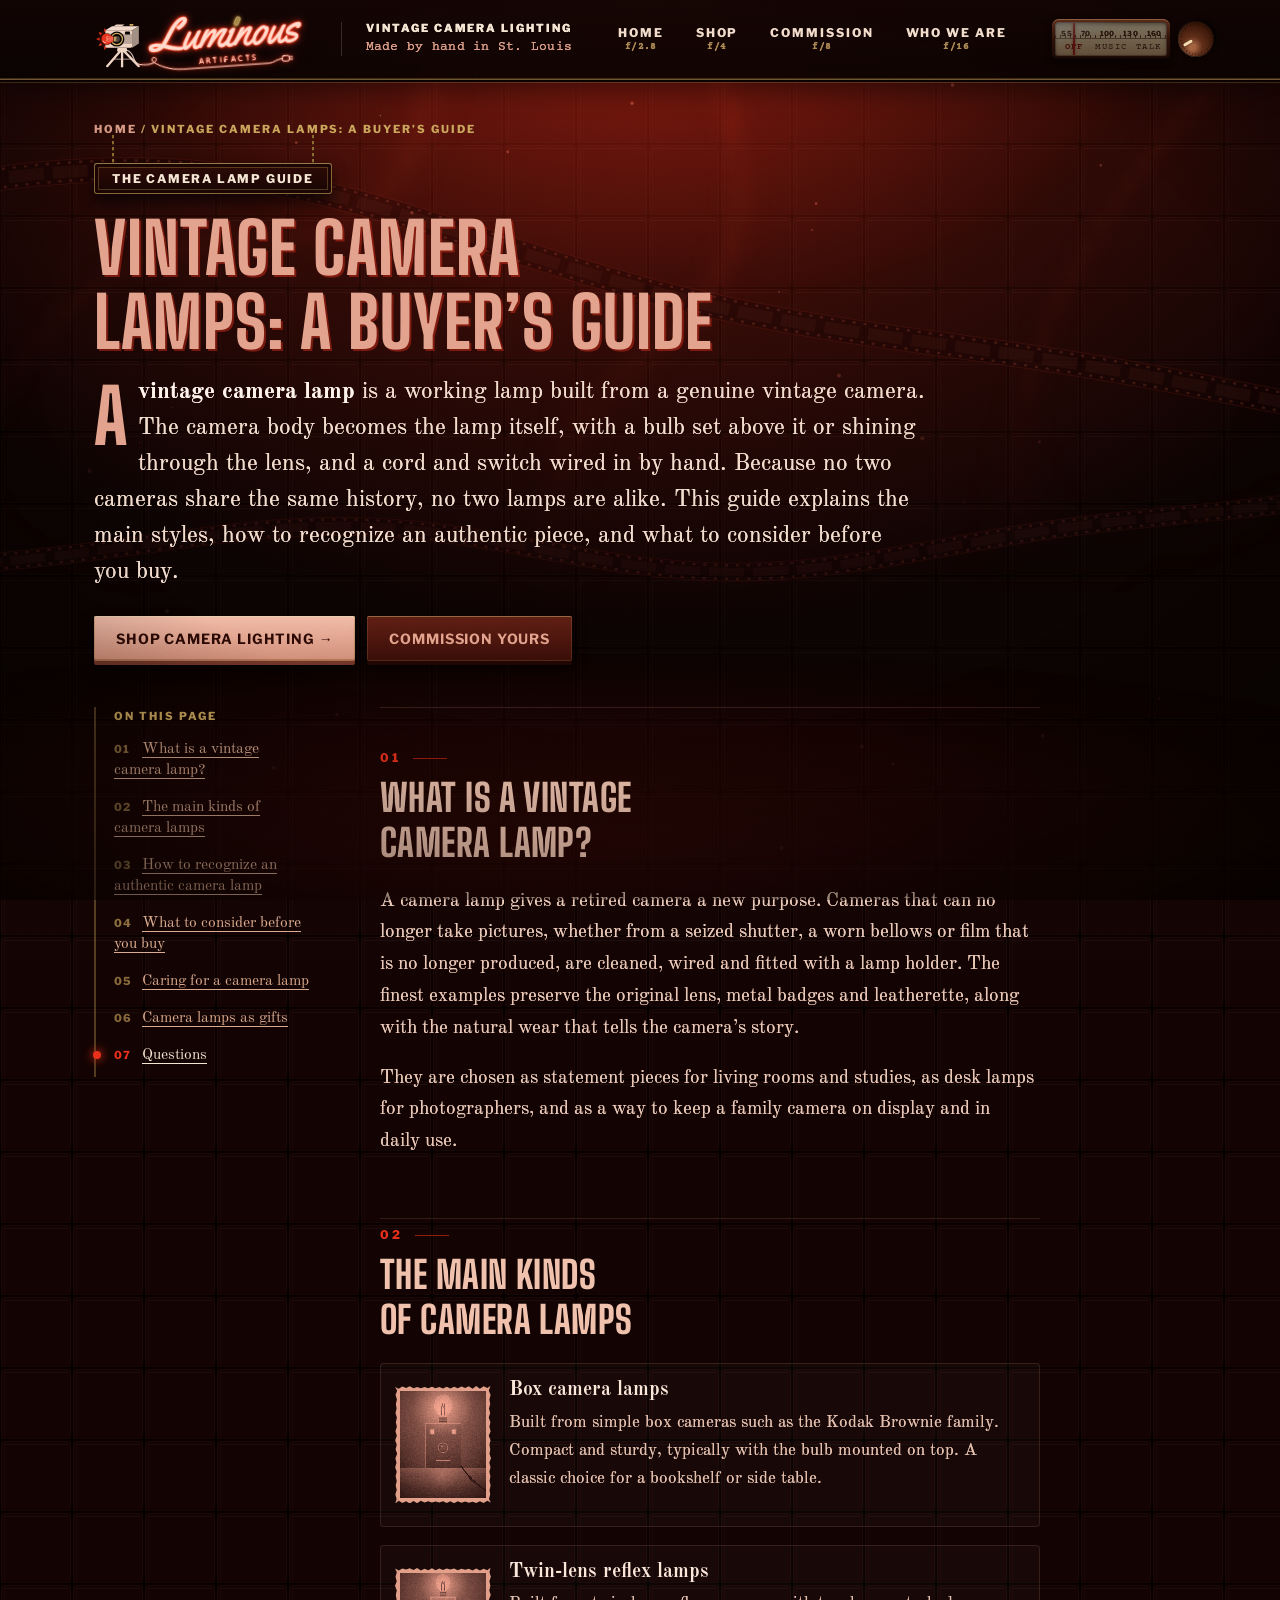
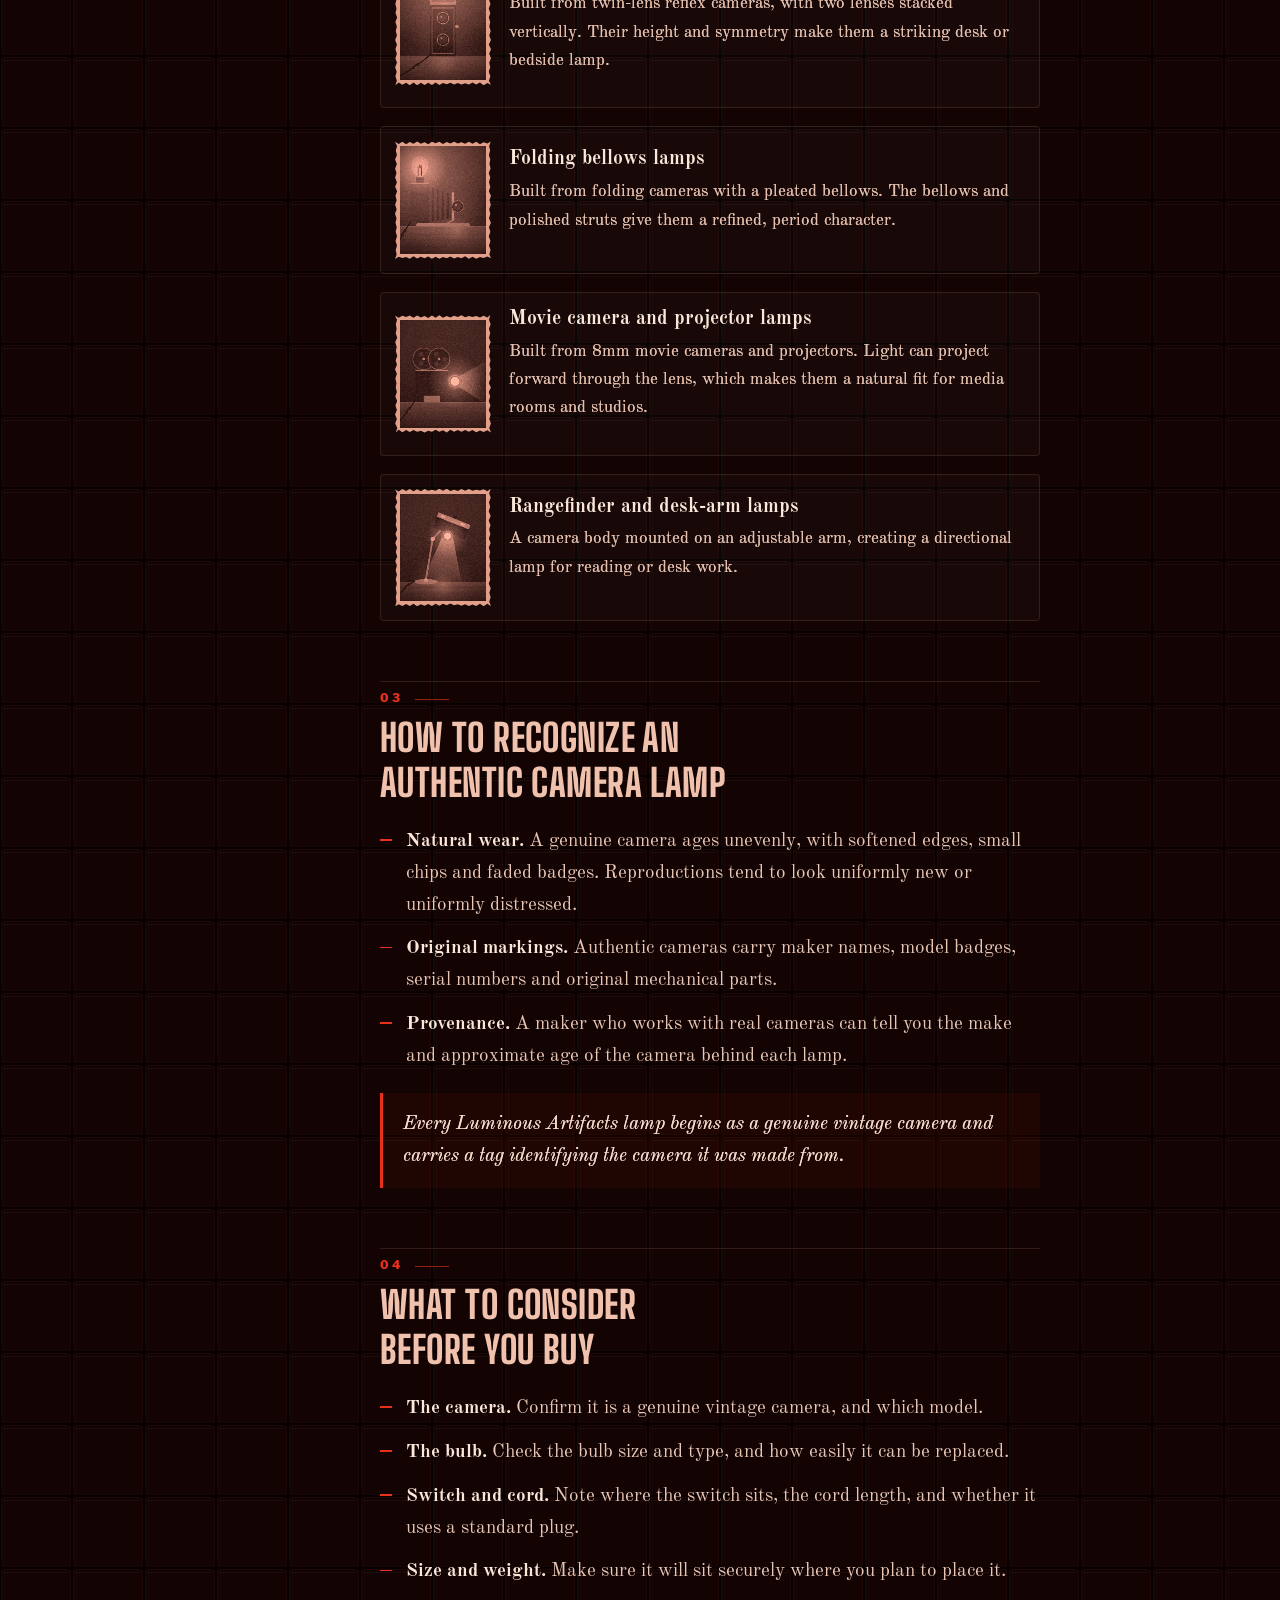
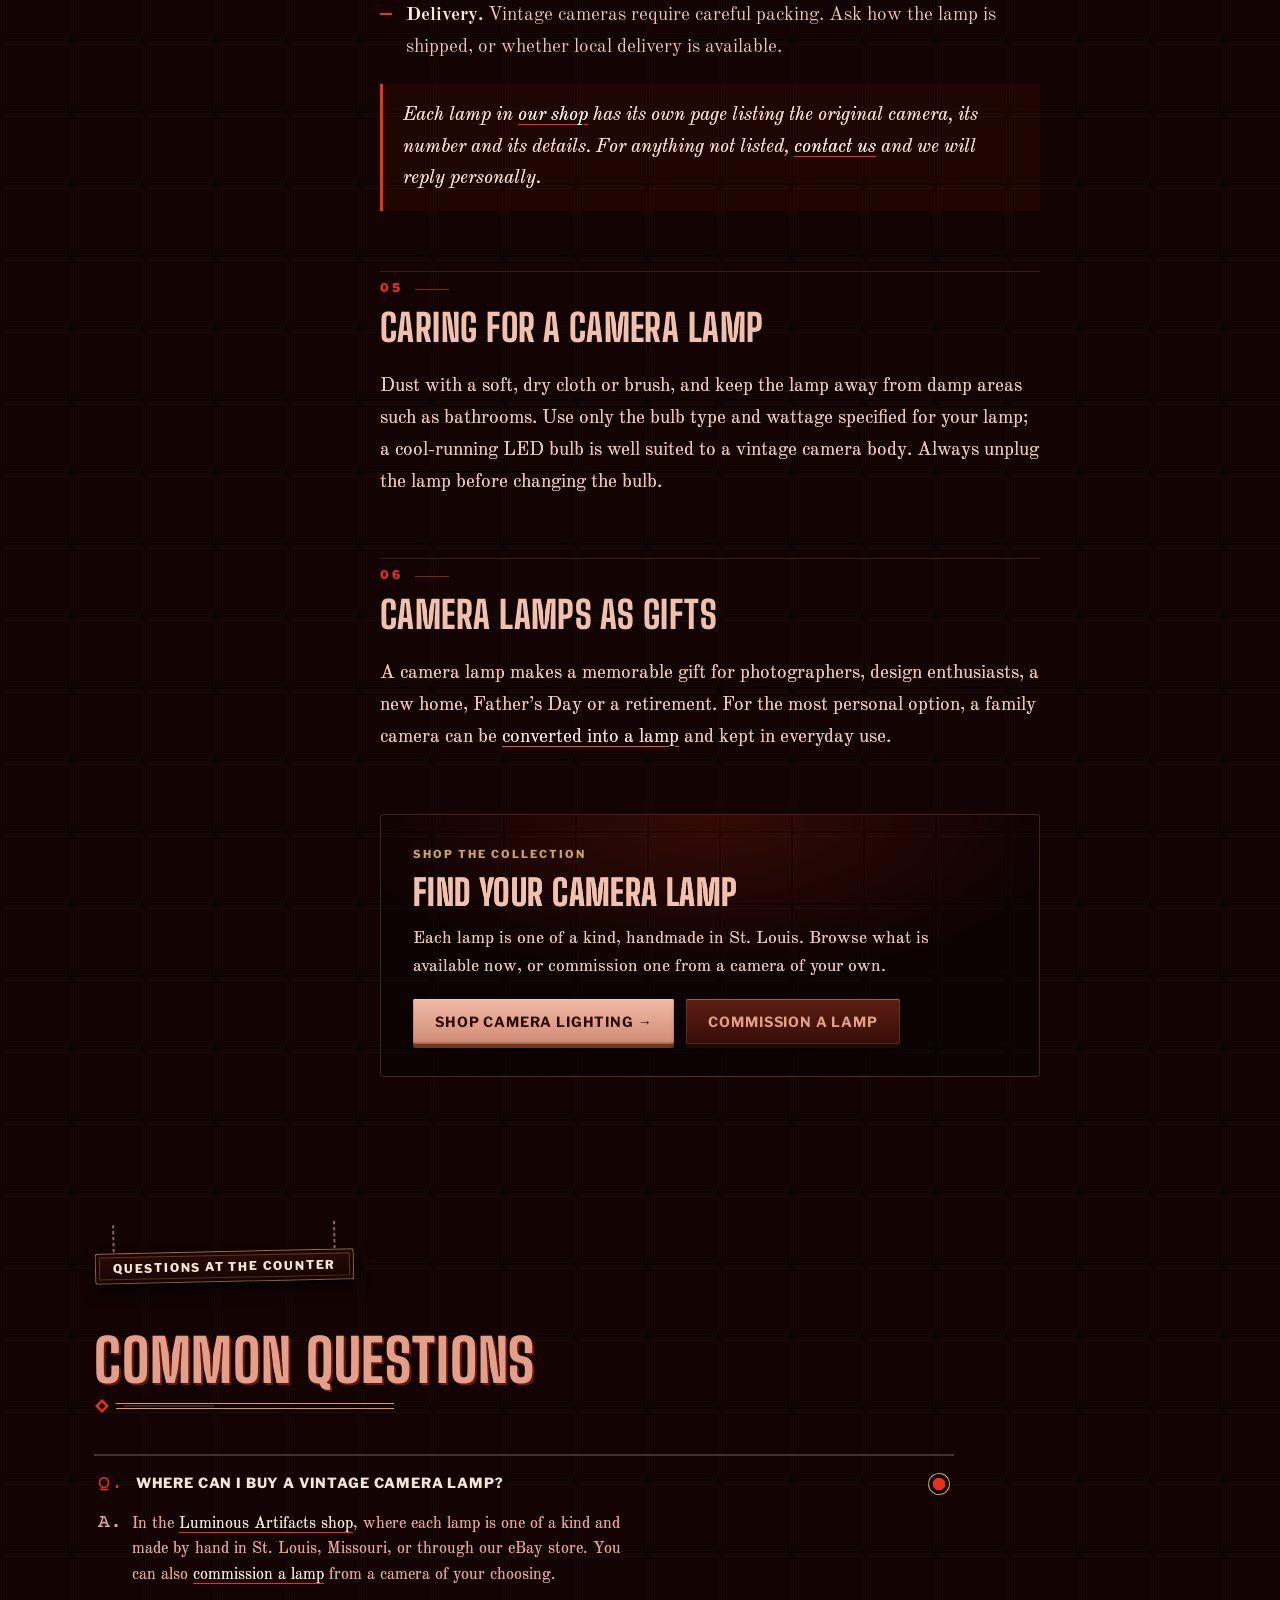
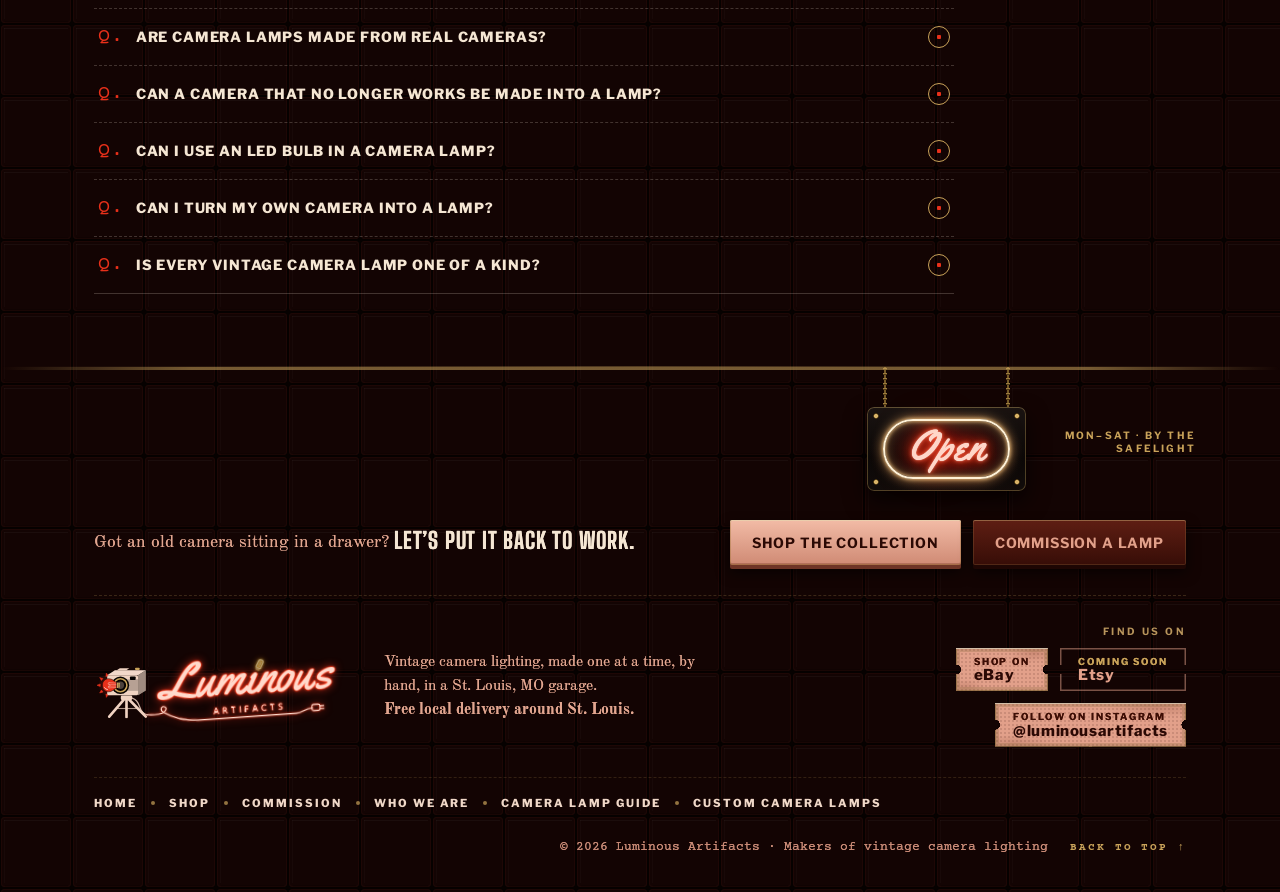
<file: camera-lamps.html>
<!doctype html>
<html lang="en">
<head>
<meta charset="utf-8">
<title>Vintage Camera Lamps: A Buyer’s Guide to Camera Lamps | Luminous Artifacts</title>
<meta name="viewport" content="width=device-width, initial-scale=1, viewport-fit=cover">
<meta name="description" content="What a vintage camera lamp is, the main kinds (box camera, twin-lens reflex, bellows, movie camera), how to spot a real one and what to check before buying.">
<meta name="theme-color" content="#140302">
<meta name="referrer" content="strict-origin-when-cross-origin">
<link rel="icon" href="brand/favicon.svg" type="image/svg+xml">
<link rel="icon" href="brand/favicon-32.png" sizes="32x32" type="image/png">
<link rel="apple-touch-icon" href="brand/apple-touch-icon.png">
<link rel="manifest" href="brand/site.webmanifest">
<meta property="og:type" content="website">
<meta property="og:site_name" content="Luminous Artifacts">
<meta property="og:title" content="Vintage Camera Lamps: A Buyer’s Guide to Camera Lamps | Luminous Artifacts">
<meta property="og:description" content="What a vintage camera lamp is, the main kinds (box camera, twin-lens reflex, bellows, movie camera), how to spot a real one and what to check before buying.">
<meta property="og:image" content="https://luminousartifacts.store/brand/og-home.jpg">
<meta property="og:image:width" content="1200">
<meta property="og:image:height" content="630">
<meta property="og:image:alt" content="Luminous Artifacts neon sign: a vintage camera lamp on a tripod and the words Vintage Camera Lighting, made in St. Louis">
<meta name="twitter:card" content="summary_large_image">
<meta name="twitter:title" content="Vintage Camera Lamps: A Buyer’s Guide to Camera Lamps | Luminous Artifacts">
<meta name="twitter:description" content="What a vintage camera lamp is, the main kinds (box camera, twin-lens reflex, bellows, movie camera), how to spot a real one and what to check before buying.">
<meta name="twitter:image" content="https://luminousartifacts.store/brand/og-home.jpg">
<link rel="canonical" href="https://luminousartifacts.store/camera-lamps.html">
<meta property="og:url" content="https://luminousartifacts.store/camera-lamps.html">
<meta property="og:locale" content="en_US">
<meta name="robots" content="index,follow,max-image-preview:large">
<meta name="geo.region" content="US-MO">
<meta name="geo.placename" content="St. Louis">
<script type="application/ld+json">{"@context":"https://schema.org","@graph":[{"@type":["Organization","Store"],"@id":"https://luminousartifacts.store/#business","name":"Luminous Artifacts","alternateName":["Luminous Artifacts Vintage Camera Lighting","Luminous Artifacts Vintage Camera Lamps"],"url":"https://luminousartifacts.store/","logo":"https://luminousartifacts.store/brand/icon-512.png","image":"https://luminousartifacts.store/brand/og-home.jpg","description":"A small family-run workshop in St. Louis, Missouri that converts real vintage cameras into one-of-a-kind lamps by hand, and takes custom commissions from customers’ own cameras.","slogan":"Old cameras, put back to work.","address":{"@type":"PostalAddress","addressLocality":"St. Louis","addressRegion":"MO","addressCountry":"US"},"areaServed":{"@type":"Country","name":"United States"},"knowsAbout":["vintage camera lighting","vintage camera lamps","camera lamp conversion","upcycled vintage cameras","box cameras","twin-lens reflex cameras","folding bellows cameras","8mm movie cameras"],"sameAs":["https://www.instagram.com/luminousartifacts/","https://www.ebay.com/sch/i.html?_ssn=tirol28"]},{"@type":"Article","@id":"https://luminousartifacts.store/camera-lamps.html#article","headline":"Vintage Camera Lamps: A Buyer’s Guide","description":"What a vintage camera lamp is, the main kinds (box camera, twin-lens reflex, bellows, movie camera), how to spot a real one and what to check before buying.","url":"https://luminousartifacts.store/camera-lamps.html","mainEntityOfPage":"https://luminousartifacts.store/camera-lamps.html","author":{"@id":"https://luminousartifacts.store/#business"},"publisher":{"@id":"https://luminousartifacts.store/#business"},"datePublished":"2026-10-13","dateModified":"2026-10-13","inLanguage":"en-US","image":"https://luminousartifacts.store/brand/og-home.jpg","about":["vintage camera lamps","camera lamp"]},{"@type":"FAQPage","@id":"https://luminousartifacts.store/camera-lamps.html#questions","mainEntity":[{"@type":"Question","name":"Where can I buy a vintage camera lamp?","acceptedAnswer":{"@type":"Answer","text":"In the Luminous Artifacts shop, where each lamp is one of a kind and made by hand in St. Louis, Missouri, or through our eBay store. You can also commission a lamp from a camera of your choosing."}},{"@type":"Question","name":"Are camera lamps made from real cameras?","acceptedAnswer":{"@type":"Answer","text":"Ours are. Every lamp begins as a genuine vintage camera and keeps its original body, lens and badges. Some lamps sold elsewhere are reproductions, so it is worth asking which camera a lamp was made from."}},{"@type":"Question","name":"Can a camera that no longer works be made into a lamp?","acceptedAnswer":{"@type":"Answer","text":"Yes. A camera does not need to function to become a lamp. Cameras with seized shutters, or that take film no longer produced, are ideal candidates."}},{"@type":"Question","name":"Can I use an LED bulb in a camera lamp?","acceptedAnswer":{"@type":"Answer","text":"Use the bulb type and size specified for your lamp. LED bulbs run cool, which makes them well suited to a vintage camera body."}},{"@type":"Question","name":"Can I turn my own camera into a lamp?","acceptedAnswer":{"@type":"Answer","text":"Yes. Send us a camera you own, including a family heirloom, or ask us to source one for you. You receive a free quote first, and no payment is due until you approve it. See how it works."}},{"@type":"Question","name":"Is every vintage camera lamp one of a kind?","acceptedAnswer":{"@type":"Answer","text":"Ours are. Because every camera has its own history, no two lamps are alike. Each one is individually numbered and stamped."}}]},{"@type":"BreadcrumbList","itemListElement":[{"@type":"ListItem","position":1,"name":"Home","item":"https://luminousartifacts.store/"},{"@type":"ListItem","position":2,"name":"Vintage Camera Lamps: A Buyer’s Guide","item":"https://luminousartifacts.store/camera-lamps.html"}]}]}</script>
<link rel="preload" href="fonts/big-shoulders-display-latin-800-normal.woff2" as="font" type="font/woff2" crossorigin>
<link rel="preload" href="fonts/old-standard-tt-latin-400-normal.woff2" as="font" type="font/woff2" crossorigin>
<link rel="stylesheet" href="fonts/fonts.css">
<link rel="stylesheet" href="site.css">

</head>
<body>
<svg width="0" height="0" style="position:absolute" aria-hidden="true">
  <symbol id="mark" viewBox="0 0 64 64">
    <defs><radialGradient id="halo"><stop offset="0" stop-color="var(--safe)" stop-opacity=".55"/><stop offset="1" stop-color="var(--safe)" stop-opacity="0"/></radialGradient></defs>
    <circle cx="15.34" cy="31.50" r="11.5" fill="url(#halo)"/>
    <g fill="var(--safe)" stroke="var(--safe)" stroke-width=".5" stroke-linejoin="round"><path d="M6.14 30.20L2.94 31.50L6.14 32.80z"/><path d="M7.29 36.14L5.57 39.13L8.89 38.19z"/><path d="M8.89 24.81L5.57 23.87L7.29 26.86z"/><path d="M11.70 40.05L12.13 43.48L14.21 40.72z"/><path d="M14.21 22.28L12.13 19.52L11.70 22.95z"/></g>
    <!-- wooden tripod -->
    <path d="M30 45L15 62.4M34 45L51 62.4M32 45.5V63" stroke="currentColor" stroke-width="2.6" stroke-linecap="round"/>
    <path d="M21.6 54.4h20.8" stroke="currentColor" stroke-width="1.1" opacity=".7"/>
    <rect x="26.4" y="41.6" width="11.2" height="4.4" rx="1.2" fill="currentColor"/>
    <path d="M37.6 44.2c4 1.2 6 4.4 7.4 8.6s3.4 7 7.6 7.8" fill="none" stroke="currentColor" stroke-width="1.3" stroke-linecap="round" opacity=".85"/>
    <!-- the camera, three-quarter view -->
    <path d="M13 21.6L20.6 16.8H51L43.4 21.6z" fill="currentColor"/>
    <path d="M13 21.6L20.6 16.8H51L43.4 21.6z" fill="#fff" opacity=".12"/>
    <path d="M43.4 21.6L51 16.8V36.6L43.4 41.4z" fill="currentColor"/>
    <path d="M43.4 21.6L51 16.8V36.6L43.4 41.4z" fill="var(--mark-bg,#0a0201)" opacity=".34"/>
    <rect x="13" y="21.6" width="30.4" height="19.8" rx="1.6" fill="currentColor"/>
    <rect x="13" y="25.6" width="30.4" height="11.4" fill="var(--mark-bg,#0a0201)" opacity=".24"/>
    <rect x="35.4" y="23" width="5.6" height="3.4" rx=".7" fill="var(--mark-bg,#0a0201)"/>
    <path d="M22.4 16.8l3-2h9.4l-3 2z" fill="currentColor"/>
    <rect x="40.4" y="14.2" width="4.6" height="2.2" rx=".9" fill="var(--gold,#c9a35a)"/>
    <!-- lens -->
    <circle cx="26" cy="31.5" r="8.6" fill="var(--mark-bg,#0a0201)"/>
    <circle cx="26" cy="31.5" r="6.4" fill="none" stroke="var(--gold,#c9a35a)" stroke-width="1.5"/>
    <circle cx="26" cy="31.5" r="3.6" fill="currentColor" opacity=".3"/>
    <!-- edison bulb screwed into the lens -->
    <g transform="translate(26 31.5) rotate(-90) scale(0.82)">
      <rect x="-3.4" y="-4.2" width="6.8" height="1.6" rx=".6" fill="var(--gold,#c9a35a)"/>
      <rect x="-3.1" y="-2.3" width="6.2" height="1.5" rx=".6" fill="var(--gold,#c9a35a)"/>
      <path d="M0 -21.6c-5 0-7.9 3.6-7.9 7.6 0 3.1 1.7 5 2.9 6.5.8 1 1.2 1.8 1.2 2.9h7.6c0-1.1.4-1.9 1.2-2.9 1.2-1.5 2.9-3.4 2.9-6.5 0-4-2.9-7.6-7.9-7.6z" fill="var(--safe)" stroke="var(--mark-bg,#0a0201)" stroke-width=".55"/>
      <path d="M-2.6-5.2l-.6-8.4M-.9-5.2l-.3-9.2M.9-5.2l.3-9.2M2.6-5.2l.6-8.4M-3.2-13.6c.7-1.8 1.4-1.8 2 0s1.4 1.8 2.4 0 1.4-1.8 2 0" fill="none" stroke="#ffd2c2" stroke-width=".55" stroke-linecap="round" opacity=".9"/>
      <path d="M-5.2-15.6a5 5 0 0 1 2.4-3.6" fill="none" stroke="#ffe6da" stroke-width="1" stroke-linecap="round"/>
    </g>
  </symbol>
  <symbol id="wordmark" viewBox="0 0 320 124" overflow="visible">
    <!-- a 1950s diner neon: the name bent in glass tube, the i dotted with a little bulb, ARTIFACTS in the same tube underneath -->
    <defs>
      <filter id="neonR" x="-20%" y="-50%" width="140%" height="200%" color-interpolation-filters="sRGB">
        <feGaussianBlur in="SourceAlpha" stdDeviation="2" result="a"/><feFlood flood-color="#ff3a1a"/><feComposite in2="a" operator="in" result="g1"/>
        <feGaussianBlur in="SourceAlpha" stdDeviation="6.5" result="b"/><feFlood flood-color="#e8301a" flood-opacity=".8"/><feComposite in2="b" operator="in" result="g2"/>
        <feMerge><feMergeNode in="g2"/><feMergeNode in="g1"/><feMergeNode in="SourceGraphic"/></feMerge></filter>
      <filter id="neonY" x="-60%" y="-60%" width="220%" height="220%" color-interpolation-filters="sRGB">
        <feGaussianBlur in="SourceAlpha" stdDeviation="1.6" result="a"/><feFlood flood-color="#ffc23a"/><feComposite in2="a" operator="in" result="g1"/>
        <feGaussianBlur in="SourceAlpha" stdDeviation="5" result="b"/><feFlood flood-color="#ffae2a" flood-opacity=".75"/><feComposite in2="b" operator="in" result="g2"/>
        <feMerge><feMergeNode in="g2"/><feMergeNode in="g1"/><feMergeNode in="SourceGraphic"/></feMerge></filter>
      <clipPath id="neonNoDot" clipPathUnits="userSpaceOnUse"><path clip-rule="evenodd" d="M-40-40H360V160H-40ZM158 8H196V41H158Z"/></clipPath>
    </defs>
    <g filter="url(#neonR)" transform="rotate(-4 160 62)">
      <text x="160" y="74" text-anchor="middle" textLength="276" lengthAdjust="spacingAndGlyphs" font-family="Yellowtail,'Brush Script MT',cursive" font-size="80" fill="#ffd9cb" stroke="#ff4a2a" stroke-width="1.6" paint-order="stroke" clip-path="url(#neonNoDot)">Luminous</text>
      <g class="neon-buzz">
        <!-- a lamp cord: it coils in from the left, runs under the word and ends in a plug -->
        <g fill="none" stroke="#ffd9cb" stroke-width="1.8" stroke-linecap="round" stroke-linejoin="round">
          <path d="M-1.4 97.3c8 1 16 2 24-1c6-2 9-8 4-10s-8 5-2 9c9 6 26 16 54 16h158c10 0 14-6.5 26-6.5"/>
          <rect x="262" y="99.5" width="13" height="10" rx="3"/>
          <path d="M275 102.2h6M275 106.8h6"/>
        </g>
        <text x="162" y="104.5" text-anchor="middle" font-family="'Tilt Neon','Libre Franklin',Arial,sans-serif" font-size="15" letter-spacing="4.5" fill="#ffd9cb" stroke="#ff4a2a" stroke-width=".5" paint-order="stroke">ARTIFACTS</text>
      </g>
    </g>
    <!-- the dot of the i is a little warm-yellow radio bulb (a T14 tube with a spiral filament), floating where the dot would be and tilted with the script -->
    <g class="ibulb lit" filter="url(#neonY)" transform="rotate(-4 160 62)">
      <g fill="none" stroke-linecap="round" stroke-linejoin="round" transform="translate(183.7 28.8) rotate(28) scale(.88) translate(-173.5 -20.5)">
        <path d="M169.1 26.2V17.2c0-3.2 1.9-4.9 4.4-4.9s4.4 1.7 4.4 4.9v9c0 1-.4 1.6-1 2.4H170.1c-.6-.8-1-1.4-1-2.4z" fill="#ffc94a" fill-opacity=".5" stroke="#ffe7a6" stroke-width="2"/>
        <path d="M170.4 30.6h6.2M170.9 32.2h5.2" stroke="#e8c27a" stroke-width="1.3"/>
        <path d="M172.4 28.4L173.5 25.6M174.8 28.4V16.4L173.5 16.4" stroke="#e8c27a" stroke-width=".45" opacity=".85"/>
        <path d="M175.08 24.54L175.02 24.42L174.93 24.30L174.79 24.19L174.63 24.09L174.44 23.99L174.23 23.91L173.99 23.84L173.75 23.78L173.50 23.73L173.25 23.70L173.01 23.68L172.77 23.68L172.56 23.69L172.37 23.70L172.21 23.73L172.07 23.77L171.98 23.81L171.92 23.85L171.90 23.90L171.92 23.95M175.08 23.01L175.02 22.89L174.93 22.77L174.79 22.66L174.63 22.55L174.44 22.46L174.23 22.37L173.99 22.30L173.75 22.25L173.50 22.20L173.25 22.17L173.01 22.15L172.77 22.14L172.56 22.15L172.37 22.17L172.21 22.20L172.07 22.23L171.98 22.27L171.92 22.32L171.90 22.37L171.92 22.41M175.08 21.48L175.02 21.35L174.93 21.24L174.79 21.12L174.63 21.02L174.44 20.93L174.23 20.84L173.99 20.77L173.75 20.71L173.50 20.67L173.25 20.64L173.01 20.62L172.77 20.61L172.56 20.62L172.37 20.64L172.21 20.66L172.07 20.70L171.98 20.74L171.92 20.79L171.90 20.83L171.92 20.88M175.10 20.07L175.08 19.94L175.02 19.82L174.93 19.70L174.79 19.59L174.63 19.49L174.44 19.39L174.23 19.31L173.99 19.24L173.75 19.18L173.50 19.13L173.25 19.10L173.01 19.08L172.77 19.08L172.56 19.09L172.37 19.10L172.21 19.13L172.07 19.17L171.98 19.21L171.92 19.25L171.90 19.30L171.92 19.35M175.10 18.53L175.08 18.41L175.02 18.29L174.93 18.17L174.79 18.06L174.63 17.95L174.44 17.86L174.23 17.77L173.99 17.70L173.75 17.65L173.50 17.60L173.25 17.57L173.01 17.55L172.77 17.54L172.56 17.55L172.37 17.57L172.21 17.60L172.07 17.63L171.98 17.67L171.92 17.72L171.90 17.77L171.92 17.81M175.10 17.00L175.08 16.88L175.02 16.75L174.93 16.64L174.79 16.52L174.63 16.42L174.44 16.33L174.23 16.24L173.99 16.17L173.75 16.11L173.50 16.07L173.25 16.04L173.01 16.02L172.77 16.01L172.56 16.02L172.37 16.04L172.21 16.06L172.07 16.10L171.98 16.14L171.92 16.19L171.90 16.23L171.92 16.28" stroke="#e8b060" stroke-width="0.5" opacity=".55"/>
        <path d="M173.50 25.60L173.75 25.55L173.99 25.50L174.23 25.43L174.44 25.34L174.63 25.25L174.79 25.14L174.93 25.03L175.02 24.91L175.08 24.79L175.10 24.67L175.08 24.54M171.92 23.95L171.98 23.99L172.07 24.03L172.21 24.07L172.37 24.10L172.56 24.11L172.77 24.12L173.01 24.12L173.25 24.10L173.50 24.07L173.75 24.02L173.99 23.96L174.23 23.89L174.44 23.81L174.63 23.71L174.79 23.61L174.93 23.50L175.02 23.38L175.08 23.26L175.10 23.13L175.08 23.01M171.92 22.41L171.98 22.46L172.07 22.50L172.21 22.54L172.37 22.56L172.56 22.58L172.77 22.59L173.01 22.58L173.25 22.56L173.50 22.53L173.75 22.49L173.99 22.43L174.23 22.36L174.44 22.27L174.63 22.18L174.79 22.08L174.93 21.96L175.02 21.85L175.08 21.72L175.10 21.60L175.08 21.48M171.92 20.88L171.98 20.93L172.07 20.97L172.21 21.00L172.37 21.03L172.56 21.05L172.77 21.06L173.01 21.05L173.25 21.03L173.50 21.00L173.75 20.95L173.99 20.90L174.23 20.83L174.44 20.74L174.63 20.65L174.79 20.54L174.93 20.43L175.02 20.31L175.08 20.19L175.10 20.07M171.92 19.35L171.98 19.39L172.07 19.43L172.21 19.47L172.37 19.50L172.56 19.51L172.77 19.52L173.01 19.52L173.25 19.50L173.50 19.47L173.75 19.42L173.99 19.36L174.23 19.29L174.44 19.21L174.63 19.11L174.79 19.01L174.93 18.90L175.02 18.78L175.08 18.66L175.10 18.53M171.92 17.81L171.98 17.86L172.07 17.90L172.21 17.94L172.37 17.96L172.56 17.98L172.77 17.99L173.01 17.98L173.25 17.96L173.50 17.93L173.75 17.89L173.99 17.83L174.23 17.76L174.44 17.67L174.63 17.58L174.79 17.48L174.93 17.36L175.02 17.25L175.08 17.12L175.10 17.00M171.92 16.28L171.98 16.33L172.07 16.37L172.21 16.40L172.37 16.43L172.56 16.45L172.77 16.46L173.01 16.45L173.25 16.43L173.50 16.40" stroke="#fff6d2" stroke-width="0.5"/>
        <path d="M170.6 15.8c.4-1 1.1-1.6 2-1.8" stroke="#fffaf0" stroke-width=".6" opacity=".8"/>
      </g>
    </g>
  </symbol>
  <symbol id="lockup" viewBox="0 0 400 124" overflow="visible">
    <!-- the whole sign: the camera lamp on its tripod, its cord running into the neon and under ARTIFACTS to the plug -->
    <use href="#mark" x="0" y="10" width="104" height="104"/>
    <use href="#wordmark" x="84" y="0" width="320" height="124"/>
  </symbol>
  <symbol id="seal" viewBox="0 0 120 120">
    <circle cx="60" cy="60" r="57" fill="none" stroke="currentColor" stroke-width="2.4"/>
    <circle cx="60" cy="60" r="53" fill="none" stroke="currentColor" stroke-width=".8"/>
    <circle cx="60" cy="60" r="31" fill="none" stroke="currentColor" stroke-width="1.4"/>
    <path id="sealTop" d="M26.2 79.5 A39 39 0 1 1 93.8 79.5" fill="none"/>
    <path id="sealBot" d="M19.3 83.5 A47 47 0 0 0 100.7 83.5" fill="none"/>
    <text font-family="Libre Franklin, Arial, sans-serif" font-weight="800" font-size="8.6" letter-spacing="1.5" fill="currentColor"><textPath href="#sealTop" startOffset="50%" text-anchor="middle">LUMINOUS ARTIFACTS</textPath></text>
    <text font-family="Libre Franklin, Arial, sans-serif" font-weight="700" font-size="7.6" letter-spacing="1.2" fill="currentColor"><textPath href="#sealBot" startOffset="50%" text-anchor="middle">ST. LOUIS, MO</textPath></text>
    
    <use href="#mark" x="38" y="36" width="44" height="44"/>
  </symbol>
</svg>
<div id="iris" aria-hidden="true"><canvas id="irisCanvas"></canvas></div>
<script>try{if(sessionStorage.getItem("lc-iris")==="1")document.getElementById("iris").classList.add("run","shut")}catch(e){}document.documentElement.classList.add("fl");try{if(!localStorage.getItem("lc-visited")&&!matchMedia("(prefers-reduced-motion: reduce)").matches)document.documentElement.classList.add("first")}catch(e){}setTimeout(function(){document.documentElement.classList.remove("fl")},1600)</script>
<canvas id="atmos" aria-hidden="true"></canvas>
<div class="breath" aria-hidden="true"></div>
<div class="haze" aria-hidden="true"><i></i><i></i></div>
<div class="vignette" aria-hidden="true"></div>

<a class="skip" href="#top">Skip to content</a>
<header class="masthead" id="masthead">
  <div class="wrap mh-in">
    <a class="logo" href="./" aria-label="Luminous Artifacts, home"><svg class="wm" role="img" aria-label="Luminous Artifacts"><use href="#lockup"/></svg></a>
    <p class="mh-tag">Vintage camera lighting<span>Made by hand in St. Louis</span></p>
    <nav class="mainnav" id="mainnav" aria-label="Main">
      <ol class="marks" id="marks">
            <li><a href="./">Home<small aria-hidden="true">f/2.8</small></a></li>
            <li><a href="shop.html">Shop<small aria-hidden="true">f/4</small></a></li>
            <li><a href="commission.html">Commission<small aria-hidden="true">f/8</small></a></li>
            <li><a href="about.html">Who We Are<small aria-hidden="true">f/16</small></a></li>
          </ol>
      <i class="index" id="lensIndex" aria-hidden="true"></i>
    </nav>
    <div class="mh-tools">
      <button class="sound" id="soundBtn" type="button" data-mode="off" aria-label="Sound: Off. Click to change."><span class="dial" aria-hidden="true"><span class="glass"><span class="scale"><i>55</i><i>70</i><i>100</i><i>130</i><i>160</i></span><span class="bands"><em class="b-off">Off</em><em class="b-music">Music</em><em class="b-talk">Talk</em></span><span class="needle"></span></span></span><span class="knob" aria-hidden="true"></span><span class="sl">Sound<b id="soundState">Off</b></span></button>
      <button class="menu-btn" id="menuBtn" type="button" aria-expanded="false" aria-controls="mainnav" aria-label="Open the site menu"><span class="mb-ap" aria-hidden="true"></span><span class="mb-t" aria-hidden="true"></span></button>
    </div>
  </div>
</header>

<main id="top">
  <article class="line-sec guide">
    <div class="wrap">
      <nav class="crumbs" aria-label="Breadcrumb"><a href="./">Home</a><span aria-hidden="true"> / </span><span aria-current="page">Vintage Camera Lamps: A Buyer’s Guide</span></nav>
      <div class="head"><div><span class="dept">The camera lamp guide</span><h1 class="ph">Vintage Camera Lamps: A Buyer’s Guide</h1></div></div>
      <p class="g-lede">A <strong>vintage camera lamp</strong> is a working lamp built from a genuine vintage camera. The camera body becomes the lamp itself, with a bulb set above it or shining through the lens, and a cord and switch wired in by hand. Because no two cameras share the same history, no two lamps are alike. This guide explains the main styles, how to recognize an authentic piece, and what to consider before you buy.</p>
      <div class="g-cta"><a class="btn solid" href="shop.html" data-cta="guide-shop">Shop camera lighting &rarr;</a><a class="btn" href="commission.html" data-cta="guide-commission">Commission yours</a></div>
      <div class="g-layout">
        <nav class="g-toc" aria-label="On this page"><b>On this page</b><ol><li><a href="#what-is-a-vintage-camera-lamp">What is a vintage camera lamp?</a></li><li><a href="#the-main-kinds-of-camera-lamps">The main kinds of camera lamps</a></li><li><a href="#how-to-recognize-an-authentic-camera-lamp">How to recognize an authentic camera lamp</a></li><li><a href="#what-to-consider-before-you-buy">What to consider before you buy</a></li><li><a href="#caring-for-a-camera-lamp">Caring for a camera lamp</a></li><li><a href="#camera-lamps-as-gifts">Camera lamps as gifts</a></li><li><a href="#questions">Questions</a></li></ol></nav>
        <div class="g-body">
          <section class="g-sec" id="what-is-a-vintage-camera-lamp"><span class="g-num" aria-hidden="true">01</span><h2>What is a vintage camera lamp?</h2><p>A camera lamp gives a retired camera a new purpose. Cameras that can no longer take pictures, whether from a seized shutter, a worn bellows or film that is no longer produced, are cleaned, wired and fitted with a lamp holder. The finest examples preserve the original lens, metal badges and leatherette, along with the natural wear that tells the camera’s story.</p><p>They are chosen as statement pieces for living rooms and studies, as desk lamps for photographers, and as a way to keep a family camera on display and in daily use.</p></section><section class="g-sec" id="the-main-kinds-of-camera-lamps"><span class="g-num" aria-hidden="true">02</span><h2>The main kinds of camera lamps</h2><div class="kinds"><div class="kind" data-scene="boxcam"><span class="kind-pic" aria-hidden="true"></span><div><h3>Box camera lamps</h3><p>Built from simple box cameras such as the Kodak Brownie family. Compact and sturdy, typically with the bulb mounted on top. A classic choice for a bookshelf or side table.</p></div></div><div class="kind" data-scene="tlr"><span class="kind-pic" aria-hidden="true"></span><div><h3>Twin-lens reflex lamps</h3><p>Built from twin-lens reflex cameras, with two lenses stacked vertically. Their height and symmetry make them a striking desk or bedside lamp.</p></div></div><div class="kind" data-scene="bellows"><span class="kind-pic" aria-hidden="true"></span><div><h3>Folding bellows lamps</h3><p>Built from folding cameras with a pleated bellows. The bellows and polished struts give them a refined, period character.</p></div></div><div class="kind" data-scene="movie"><span class="kind-pic" aria-hidden="true"></span><div><h3>Movie camera and projector lamps</h3><p>Built from 8mm movie cameras and projectors. Light can project forward through the lens, which makes them a natural fit for media rooms and studios.</p></div></div><div class="kind" data-scene="rangefinder"><span class="kind-pic" aria-hidden="true"></span><div><h3>Rangefinder and desk-arm lamps</h3><p>A camera body mounted on an adjustable arm, creating a directional lamp for reading or desk work.</p></div></div></div></section><section class="g-sec" id="how-to-recognize-an-authentic-camera-lamp"><span class="g-num" aria-hidden="true">03</span><h2>How to recognize an authentic camera lamp</h2><ul><li><strong>Natural wear.</strong> A genuine camera ages unevenly, with softened edges, small chips and faded badges. Reproductions tend to look uniformly new or uniformly distressed.</li><li><strong>Original markings.</strong> Authentic cameras carry maker names, model badges, serial numbers and original mechanical parts.</li><li><strong>Provenance.</strong> A maker who works with real cameras can tell you the make and approximate age of the camera behind each lamp.</li></ul><p class="g-note">Every Luminous Artifacts lamp begins as a genuine vintage camera and carries a tag identifying the camera it was made from.</p></section><section class="g-sec" id="what-to-consider-before-you-buy"><span class="g-num" aria-hidden="true">04</span><h2>What to consider before you buy</h2><ul><li><strong>The camera.</strong> Confirm it is a genuine vintage camera, and which model.</li><li><strong>The bulb.</strong> Check the bulb size and type, and how easily it can be replaced.</li><li><strong>Switch and cord.</strong> Note where the switch sits, the cord length, and whether it uses a standard plug.</li><li><strong>Size and weight.</strong> Make sure it will sit securely where you plan to place it.</li><li><strong>Delivery.</strong> Vintage cameras require careful packing. Ask how the lamp is shipped, or whether local delivery is available.</li></ul><p class="g-note">Each lamp in <a href="shop.html">our shop</a> has its own page listing the original camera, its number and its details. For anything not listed, <a href="commission.html">contact us</a> and we will reply personally.</p></section><section class="g-sec" id="caring-for-a-camera-lamp"><span class="g-num" aria-hidden="true">05</span><h2>Caring for a camera lamp</h2><p>Dust with a soft, dry cloth or brush, and keep the lamp away from damp areas such as bathrooms. Use only the bulb type and wattage specified for your lamp; a cool-running LED bulb is well suited to a vintage camera body. Always unplug the lamp before changing the bulb.</p></section><section class="g-sec" id="camera-lamps-as-gifts"><span class="g-num" aria-hidden="true">06</span><h2>Camera lamps as gifts</h2><p>A camera lamp makes a memorable gift for photographers, design enthusiasts, a new home, Father’s Day or a retirement. For the most personal option, a family camera can be <a href="custom-camera-lamp.html">converted into a lamp</a> and kept in everyday use.</p></section>
          <aside class="g-end"><span class="g-kick">Shop the collection</span><p class="g-end-h">Find your camera lamp</p><p>Each lamp is one of a kind, handmade in St. Louis. Browse what is available now, or commission one from a camera of your own.</p><div class="g-cta"><a class="btn solid" href="shop.html" data-cta="guide-end-shop">Shop camera lighting &rarr;</a><a class="btn" href="commission.html" data-cta="guide-end-commission">Commission a lamp</a></div></aside>
        </div>
      </div>
      </div>
    </div>
  </article>
  <section class="faq-sec" id="questions">
    <div class="wrap">
      <div class="faq-head"><span class="dept">Questions at the counter</span><h2>Common Questions</h2></div>
      <div class="faq"><details open><summary>Where can I buy a vintage camera lamp?</summary><p>In the <a href="shop.html">Luminous Artifacts shop</a>, where each lamp is one of a kind and made by hand in St. Louis, Missouri, or through our eBay store. You can also <a href="commission.html">commission a lamp</a> from a camera of your choosing.</p></details><details><summary>Are camera lamps made from real cameras?</summary><p>Ours are. Every lamp begins as a genuine vintage camera and keeps its original body, lens and badges. Some lamps sold elsewhere are reproductions, so it is worth asking which camera a lamp was made from.</p></details><details><summary>Can a camera that no longer works be made into a lamp?</summary><p>Yes. A camera does not need to function to become a lamp. Cameras with seized shutters, or that take film no longer produced, are ideal candidates.</p></details><details><summary>Can I use an LED bulb in a camera lamp?</summary><p>Use the bulb type and size specified for your lamp. LED bulbs run cool, which makes them well suited to a vintage camera body.</p></details><details><summary>Can I turn my own camera into a lamp?</summary><p>Yes. Send us a camera you own, including a family heirloom, or ask us to source one for you. You receive a free quote first, and no payment is due until you approve it. <a href="custom-camera-lamp.html">See how it works.</a></p></details><details><summary>Is every vintage camera lamp one of a kind?</summary><p>Ours are. Because every camera has its own history, no two lamps are alike. Each one is individually numbered and stamped.</p></details></div>
    </div>
  </section>
</main>

<footer>
<div class="storefront" aria-hidden="true"><div class="awning"></div><div class="openwin"><span class="neon-sign"><span class="open-neon">Open</span></span><span class="hours">Mon–Sat · by the safelight</span></div></div>
  <div class="wrap">
    <div class="foot-cta">
      <p>Got an old camera sitting in a drawer? <b>Let&rsquo;s put it back to work.</b></p>
      <span class="cta-pair"><a class="btn solid" href="shop.html" data-cta="footer-shop">Shop the collection</a><a class="btn" href="commission.html" data-cta="footer-commission">Commission a lamp</a></span>
    </div>
    <div class="foot-grid">
      <a class="foot-logo" href="#top" aria-label="Luminous Artifacts, back to top"><svg viewBox="0 0 400 124" role="img" aria-label="Luminous Artifacts"><use href="#lockup"/></svg></a>
      <p class="wholine">Vintage camera lighting, made one at a time, by hand, in a St. Louis, MO garage. <b>Free local delivery around St.&nbsp;Louis.</b></p>
      <nav class="elsewhere" aria-label="Find us elsewhere">
        <span class="ew-k">Find us on</span>
        <a class="ticket shoplink" data-shop="ebay" href="#"><small>Shop on</small>eBay</a>
        <a class="ticket shoplink" data-shop="etsy" href="#"><small>Shop on</small>Etsy</a>
        <a class="ticket shoplink" data-shop="instagram" href="#" aria-label="Follow @luminousartifacts on Instagram"><small>Follow on Instagram</small>@luminousartifacts</a>
      </nav>
    </div>
    <div class="foot-base">
      <nav class="foot-nav" aria-label="Site">
        <a href="./">Home</a><a href="shop.html">Shop</a><a href="commission.html">Commission</a><a href="about.html">Who We Are</a><a href="camera-lamps.html">Camera Lamp Guide</a><a href="custom-camera-lamp.html">Custom Camera Lamps</a>
      </nav>
      <p class="fsmall">&copy; 2026 Luminous Artifacts &middot; Makers of vintage camera lighting</p>
      <a class="totop" href="#top">Back to top &uarr;</a>
    </div>
  </div>
</footer>

<script src="site.js"></script>
<script>window.LAMPS=[];</script>
<script src="shop.js"></script>
<script>
/* guide: each kind of lamp gets its own small print; the contents rail marks the section you're reading */
(function(){
'use strict';
const {renderScene}=window.LA;
document.querySelectorAll('.kind[data-scene]').forEach((k,i)=>{const pic=k.querySelector('.kind-pic');if(!pic)return;
  const c=renderScene(k.dataset.scene,240,300,700+i*17);c.setAttribute('aria-hidden','true');pic.appendChild(c);pic.style.clipPath=SHOP.deckle(30+i)});
const links=[...document.querySelectorAll('.g-toc a')],secs=links.map(a=>document.getElementById(a.getAttribute('href').slice(1))).filter(Boolean);
if('IntersectionObserver' in window&&secs.length){const io=new IntersectionObserver(es=>es.forEach(e=>{if(!e.isIntersecting)return;
  links.forEach(a=>a.classList.toggle('on',a.getAttribute('href')==='#'+e.target.id))}),{rootMargin:'-30% 0px -60% 0px'});secs.forEach(s=>io.observe(s))}
})();
</script>
</body>
</html>
</file>
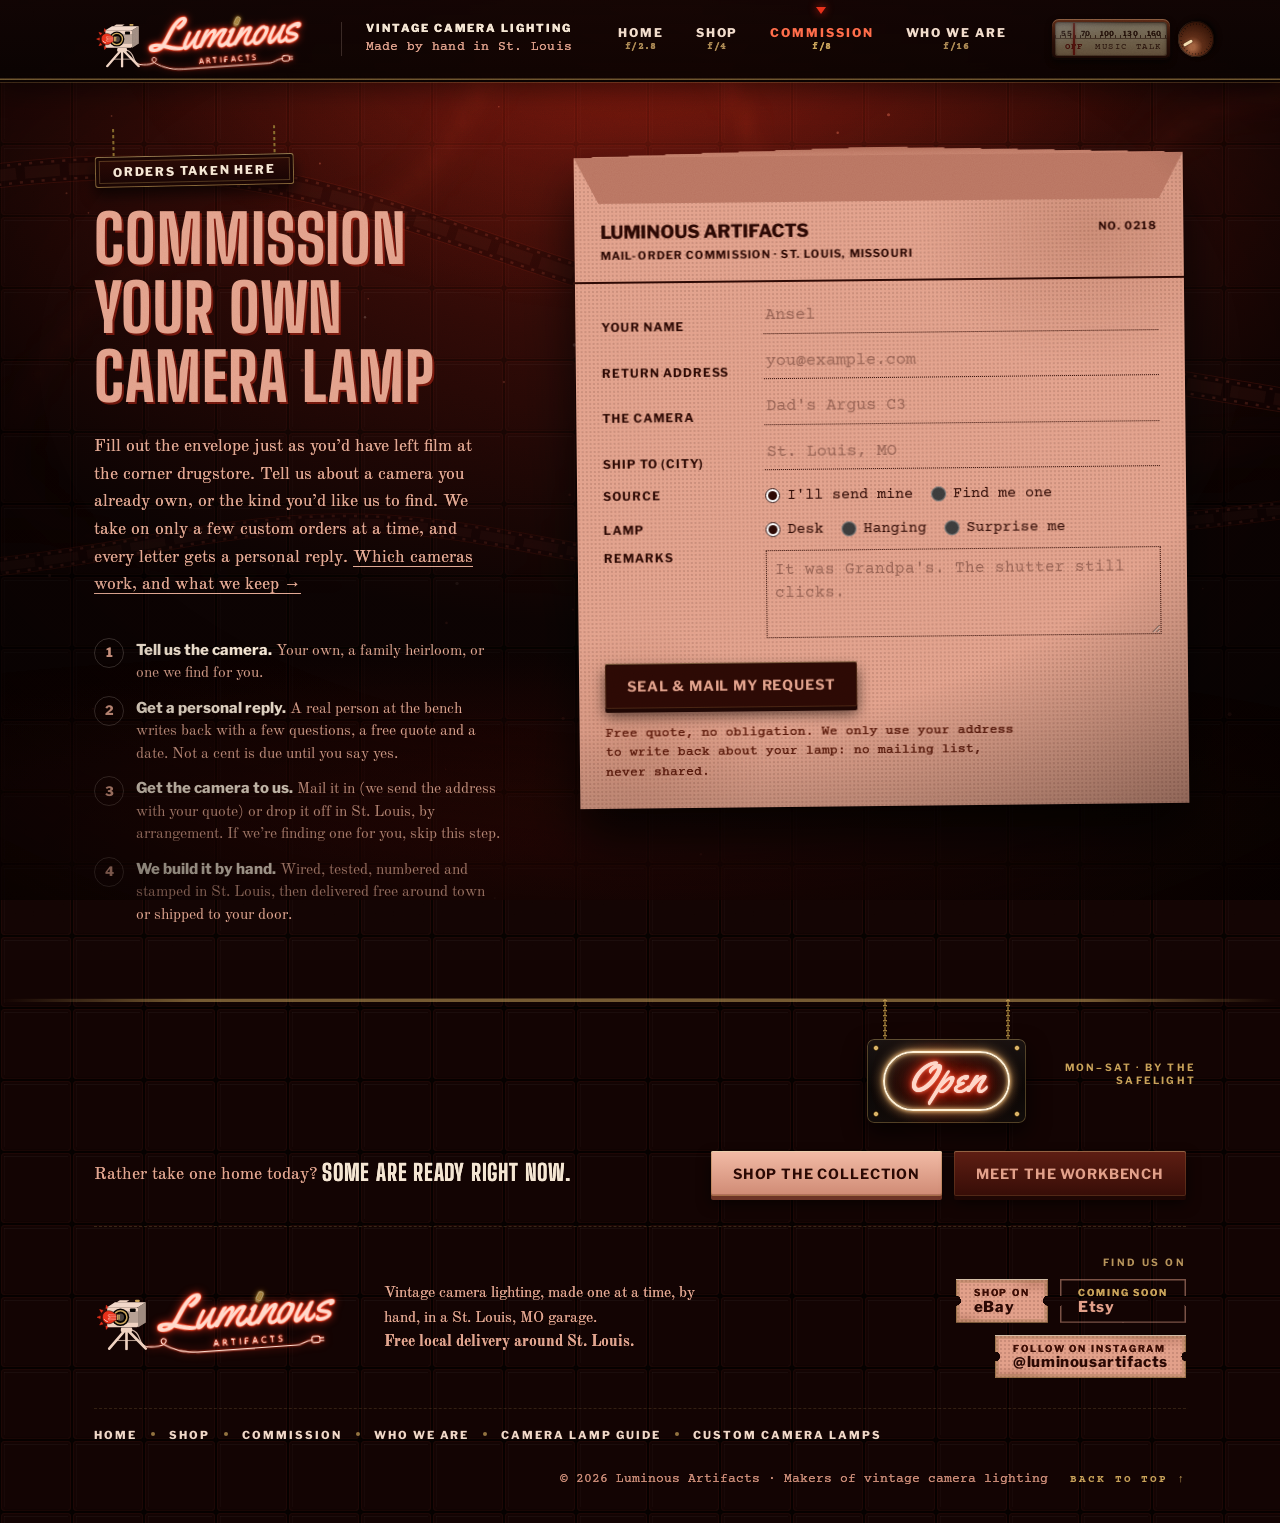
<file: commission.html>
<!doctype html>
<html lang="en">
<head>
<meta charset="utf-8">
<title>Custom Camera Lamp From Your Own Camera | Luminous Artifacts</title>
<meta name="viewport" content="width=device-width, initial-scale=1, viewport-fit=cover">
<meta name="description" content="Turn your own vintage camera, or a family heirloom, into a working lamp. Send us the camera or let us find one. A quote first, no payment until you say yes.">
<meta name="theme-color" content="#140302">
<meta name="referrer" content="strict-origin-when-cross-origin">
<link rel="icon" href="brand/favicon.svg" type="image/svg+xml">
<link rel="icon" href="brand/favicon-32.png" sizes="32x32" type="image/png">
<link rel="apple-touch-icon" href="brand/apple-touch-icon.png">
<link rel="manifest" href="brand/site.webmanifest">
<meta property="og:type" content="website">
<meta property="og:site_name" content="Luminous Artifacts">
<meta property="og:title" content="Custom Camera Lamp From Your Own Camera | Luminous Artifacts">
<meta property="og:description" content="Turn your own vintage camera, or a family heirloom, into a working lamp. Send us the camera or let us find one. A quote first, no payment until you say yes.">
<meta property="og:image" content="https://luminousartifacts.store/brand/og-commission.jpg">
<meta property="og:image:width" content="1200">
<meta property="og:image:height" content="630">
<meta property="og:image:alt" content="Commission your own camera lamp: a mail-order envelope with a free quote stamp">
<meta name="twitter:card" content="summary_large_image">
<meta name="twitter:title" content="Custom Camera Lamp From Your Own Camera | Luminous Artifacts">
<meta name="twitter:description" content="Turn your own vintage camera, or a family heirloom, into a working lamp. Send us the camera or let us find one. A quote first, no payment until you say yes.">
<meta name="twitter:image" content="https://luminousartifacts.store/brand/og-commission.jpg">
<link rel="canonical" href="https://luminousartifacts.store/commission.html">
<meta property="og:url" content="https://luminousartifacts.store/commission.html">
<meta property="og:locale" content="en_US">
<meta name="robots" content="index,follow,max-image-preview:large">
<meta name="geo.region" content="US-MO">
<meta name="geo.placename" content="St. Louis">
<script type="application/ld+json">{"@context":"https://schema.org","@graph":[{"@type":["Organization","Store"],"@id":"https://luminousartifacts.store/#business","name":"Luminous Artifacts","alternateName":["Luminous Artifacts Vintage Camera Lighting","Luminous Artifacts Vintage Camera Lamps"],"url":"https://luminousartifacts.store/","logo":"https://luminousartifacts.store/brand/icon-512.png","image":"https://luminousartifacts.store/brand/og-home.jpg","description":"A small family-run workshop in St. Louis, Missouri that converts real vintage cameras into one-of-a-kind lamps by hand, and takes custom commissions from customers’ own cameras.","slogan":"Old cameras, put back to work.","address":{"@type":"PostalAddress","addressLocality":"St. Louis","addressRegion":"MO","addressCountry":"US"},"areaServed":{"@type":"Country","name":"United States"},"knowsAbout":["vintage camera lighting","vintage camera lamps","camera lamp conversion","upcycled vintage cameras","box cameras","twin-lens reflex cameras","folding bellows cameras","8mm movie cameras"],"sameAs":["https://www.instagram.com/luminousartifacts/","https://www.ebay.com/sch/i.html?_ssn=tirol28"]},{"@type":"Service","@id":"https://luminousartifacts.store/commission.html#service","name":"Custom vintage camera lamp commission","serviceType":"Converting a customer’s own vintage camera into a lamp","provider":{"@id":"https://luminousartifacts.store/#business"},"areaServed":{"@type":"Country","name":"United States"},"url":"https://luminousartifacts.store/commission.html","description":"Turn your own vintage camera, or a family heirloom, into a working lamp. Send us the camera or let us find one. A quote first, no payment until you say yes."},{"@type":"BreadcrumbList","itemListElement":[{"@type":"ListItem","position":1,"name":"Home","item":"https://luminousartifacts.store/"},{"@type":"ListItem","position":2,"name":"Commission","item":"https://luminousartifacts.store/commission.html"}]}]}</script>
<link rel="preload" href="fonts/big-shoulders-display-latin-800-normal.woff2" as="font" type="font/woff2" crossorigin>
<link rel="preload" href="fonts/old-standard-tt-latin-400-normal.woff2" as="font" type="font/woff2" crossorigin>
<link rel="stylesheet" href="fonts/fonts.css">
<link rel="stylesheet" href="site.css">

</head>
<body>
<svg width="0" height="0" style="position:absolute" aria-hidden="true">
  <symbol id="mark" viewBox="0 0 64 64">
    <defs><radialGradient id="halo"><stop offset="0" stop-color="var(--safe)" stop-opacity=".55"/><stop offset="1" stop-color="var(--safe)" stop-opacity="0"/></radialGradient></defs>
    <circle cx="15.34" cy="31.50" r="11.5" fill="url(#halo)"/>
    <g fill="var(--safe)" stroke="var(--safe)" stroke-width=".5" stroke-linejoin="round"><path d="M6.14 30.20L2.94 31.50L6.14 32.80z"/><path d="M7.29 36.14L5.57 39.13L8.89 38.19z"/><path d="M8.89 24.81L5.57 23.87L7.29 26.86z"/><path d="M11.70 40.05L12.13 43.48L14.21 40.72z"/><path d="M14.21 22.28L12.13 19.52L11.70 22.95z"/></g>
    <!-- wooden tripod -->
    <path d="M30 45L15 62.4M34 45L51 62.4M32 45.5V63" stroke="currentColor" stroke-width="2.6" stroke-linecap="round"/>
    <path d="M21.6 54.4h20.8" stroke="currentColor" stroke-width="1.1" opacity=".7"/>
    <rect x="26.4" y="41.6" width="11.2" height="4.4" rx="1.2" fill="currentColor"/>
    <path d="M37.6 44.2c4 1.2 6 4.4 7.4 8.6s3.4 7 7.6 7.8" fill="none" stroke="currentColor" stroke-width="1.3" stroke-linecap="round" opacity=".85"/>
    <!-- the camera, three-quarter view -->
    <path d="M13 21.6L20.6 16.8H51L43.4 21.6z" fill="currentColor"/>
    <path d="M13 21.6L20.6 16.8H51L43.4 21.6z" fill="#fff" opacity=".12"/>
    <path d="M43.4 21.6L51 16.8V36.6L43.4 41.4z" fill="currentColor"/>
    <path d="M43.4 21.6L51 16.8V36.6L43.4 41.4z" fill="var(--mark-bg,#0a0201)" opacity=".34"/>
    <rect x="13" y="21.6" width="30.4" height="19.8" rx="1.6" fill="currentColor"/>
    <rect x="13" y="25.6" width="30.4" height="11.4" fill="var(--mark-bg,#0a0201)" opacity=".24"/>
    <rect x="35.4" y="23" width="5.6" height="3.4" rx=".7" fill="var(--mark-bg,#0a0201)"/>
    <path d="M22.4 16.8l3-2h9.4l-3 2z" fill="currentColor"/>
    <rect x="40.4" y="14.2" width="4.6" height="2.2" rx=".9" fill="var(--gold,#c9a35a)"/>
    <!-- lens -->
    <circle cx="26" cy="31.5" r="8.6" fill="var(--mark-bg,#0a0201)"/>
    <circle cx="26" cy="31.5" r="6.4" fill="none" stroke="var(--gold,#c9a35a)" stroke-width="1.5"/>
    <circle cx="26" cy="31.5" r="3.6" fill="currentColor" opacity=".3"/>
    <!-- edison bulb screwed into the lens -->
    <g transform="translate(26 31.5) rotate(-90) scale(0.82)">
      <rect x="-3.4" y="-4.2" width="6.8" height="1.6" rx=".6" fill="var(--gold,#c9a35a)"/>
      <rect x="-3.1" y="-2.3" width="6.2" height="1.5" rx=".6" fill="var(--gold,#c9a35a)"/>
      <path d="M0 -21.6c-5 0-7.9 3.6-7.9 7.6 0 3.1 1.7 5 2.9 6.5.8 1 1.2 1.8 1.2 2.9h7.6c0-1.1.4-1.9 1.2-2.9 1.2-1.5 2.9-3.4 2.9-6.5 0-4-2.9-7.6-7.9-7.6z" fill="var(--safe)" stroke="var(--mark-bg,#0a0201)" stroke-width=".55"/>
      <path d="M-2.6-5.2l-.6-8.4M-.9-5.2l-.3-9.2M.9-5.2l.3-9.2M2.6-5.2l.6-8.4M-3.2-13.6c.7-1.8 1.4-1.8 2 0s1.4 1.8 2.4 0 1.4-1.8 2 0" fill="none" stroke="#ffd2c2" stroke-width=".55" stroke-linecap="round" opacity=".9"/>
      <path d="M-5.2-15.6a5 5 0 0 1 2.4-3.6" fill="none" stroke="#ffe6da" stroke-width="1" stroke-linecap="round"/>
    </g>
  </symbol>
  <symbol id="wordmark" viewBox="0 0 320 124" overflow="visible">
    <!-- a 1950s diner neon: the name bent in glass tube, the i dotted with a little bulb, ARTIFACTS in the same tube underneath -->
    <defs>
      <filter id="neonR" x="-20%" y="-50%" width="140%" height="200%" color-interpolation-filters="sRGB">
        <feGaussianBlur in="SourceAlpha" stdDeviation="2" result="a"/><feFlood flood-color="#ff3a1a"/><feComposite in2="a" operator="in" result="g1"/>
        <feGaussianBlur in="SourceAlpha" stdDeviation="6.5" result="b"/><feFlood flood-color="#e8301a" flood-opacity=".8"/><feComposite in2="b" operator="in" result="g2"/>
        <feMerge><feMergeNode in="g2"/><feMergeNode in="g1"/><feMergeNode in="SourceGraphic"/></feMerge></filter>
      <filter id="neonY" x="-60%" y="-60%" width="220%" height="220%" color-interpolation-filters="sRGB">
        <feGaussianBlur in="SourceAlpha" stdDeviation="1.6" result="a"/><feFlood flood-color="#ffc23a"/><feComposite in2="a" operator="in" result="g1"/>
        <feGaussianBlur in="SourceAlpha" stdDeviation="5" result="b"/><feFlood flood-color="#ffae2a" flood-opacity=".75"/><feComposite in2="b" operator="in" result="g2"/>
        <feMerge><feMergeNode in="g2"/><feMergeNode in="g1"/><feMergeNode in="SourceGraphic"/></feMerge></filter>
      <clipPath id="neonNoDot" clipPathUnits="userSpaceOnUse"><path clip-rule="evenodd" d="M-40-40H360V160H-40ZM158 8H196V41H158Z"/></clipPath>
    </defs>
    <g filter="url(#neonR)" transform="rotate(-4 160 62)">
      <text x="160" y="74" text-anchor="middle" textLength="276" lengthAdjust="spacingAndGlyphs" font-family="Yellowtail,'Brush Script MT',cursive" font-size="80" fill="#ffd9cb" stroke="#ff4a2a" stroke-width="1.6" paint-order="stroke" clip-path="url(#neonNoDot)">Luminous</text>
      <g class="neon-buzz">
        <!-- a lamp cord: it coils in from the left, runs under the word and ends in a plug -->
        <g fill="none" stroke="#ffd9cb" stroke-width="1.8" stroke-linecap="round" stroke-linejoin="round">
          <path d="M-1.4 97.3c8 1 16 2 24-1c6-2 9-8 4-10s-8 5-2 9c9 6 26 16 54 16h158c10 0 14-6.5 26-6.5"/>
          <rect x="262" y="99.5" width="13" height="10" rx="3"/>
          <path d="M275 102.2h6M275 106.8h6"/>
        </g>
        <text x="162" y="104.5" text-anchor="middle" font-family="'Tilt Neon','Libre Franklin',Arial,sans-serif" font-size="15" letter-spacing="4.5" fill="#ffd9cb" stroke="#ff4a2a" stroke-width=".5" paint-order="stroke">ARTIFACTS</text>
      </g>
    </g>
    <!-- the dot of the i is a little warm-yellow radio bulb (a T14 tube with a spiral filament), floating where the dot would be and tilted with the script -->
    <g class="ibulb lit" filter="url(#neonY)" transform="rotate(-4 160 62)">
      <g fill="none" stroke-linecap="round" stroke-linejoin="round" transform="translate(183.7 28.8) rotate(28) scale(.88) translate(-173.5 -20.5)">
        <path d="M169.1 26.2V17.2c0-3.2 1.9-4.9 4.4-4.9s4.4 1.7 4.4 4.9v9c0 1-.4 1.6-1 2.4H170.1c-.6-.8-1-1.4-1-2.4z" fill="#ffc94a" fill-opacity=".5" stroke="#ffe7a6" stroke-width="2"/>
        <path d="M170.4 30.6h6.2M170.9 32.2h5.2" stroke="#e8c27a" stroke-width="1.3"/>
        <path d="M172.4 28.4L173.5 25.6M174.8 28.4V16.4L173.5 16.4" stroke="#e8c27a" stroke-width=".45" opacity=".85"/>
        <path d="M175.08 24.54L175.02 24.42L174.93 24.30L174.79 24.19L174.63 24.09L174.44 23.99L174.23 23.91L173.99 23.84L173.75 23.78L173.50 23.73L173.25 23.70L173.01 23.68L172.77 23.68L172.56 23.69L172.37 23.70L172.21 23.73L172.07 23.77L171.98 23.81L171.92 23.85L171.90 23.90L171.92 23.95M175.08 23.01L175.02 22.89L174.93 22.77L174.79 22.66L174.63 22.55L174.44 22.46L174.23 22.37L173.99 22.30L173.75 22.25L173.50 22.20L173.25 22.17L173.01 22.15L172.77 22.14L172.56 22.15L172.37 22.17L172.21 22.20L172.07 22.23L171.98 22.27L171.92 22.32L171.90 22.37L171.92 22.41M175.08 21.48L175.02 21.35L174.93 21.24L174.79 21.12L174.63 21.02L174.44 20.93L174.23 20.84L173.99 20.77L173.75 20.71L173.50 20.67L173.25 20.64L173.01 20.62L172.77 20.61L172.56 20.62L172.37 20.64L172.21 20.66L172.07 20.70L171.98 20.74L171.92 20.79L171.90 20.83L171.92 20.88M175.10 20.07L175.08 19.94L175.02 19.82L174.93 19.70L174.79 19.59L174.63 19.49L174.44 19.39L174.23 19.31L173.99 19.24L173.75 19.18L173.50 19.13L173.25 19.10L173.01 19.08L172.77 19.08L172.56 19.09L172.37 19.10L172.21 19.13L172.07 19.17L171.98 19.21L171.92 19.25L171.90 19.30L171.92 19.35M175.10 18.53L175.08 18.41L175.02 18.29L174.93 18.17L174.79 18.06L174.63 17.95L174.44 17.86L174.23 17.77L173.99 17.70L173.75 17.65L173.50 17.60L173.25 17.57L173.01 17.55L172.77 17.54L172.56 17.55L172.37 17.57L172.21 17.60L172.07 17.63L171.98 17.67L171.92 17.72L171.90 17.77L171.92 17.81M175.10 17.00L175.08 16.88L175.02 16.75L174.93 16.64L174.79 16.52L174.63 16.42L174.44 16.33L174.23 16.24L173.99 16.17L173.75 16.11L173.50 16.07L173.25 16.04L173.01 16.02L172.77 16.01L172.56 16.02L172.37 16.04L172.21 16.06L172.07 16.10L171.98 16.14L171.92 16.19L171.90 16.23L171.92 16.28" stroke="#e8b060" stroke-width="0.5" opacity=".55"/>
        <path d="M173.50 25.60L173.75 25.55L173.99 25.50L174.23 25.43L174.44 25.34L174.63 25.25L174.79 25.14L174.93 25.03L175.02 24.91L175.08 24.79L175.10 24.67L175.08 24.54M171.92 23.95L171.98 23.99L172.07 24.03L172.21 24.07L172.37 24.10L172.56 24.11L172.77 24.12L173.01 24.12L173.25 24.10L173.50 24.07L173.75 24.02L173.99 23.96L174.23 23.89L174.44 23.81L174.63 23.71L174.79 23.61L174.93 23.50L175.02 23.38L175.08 23.26L175.10 23.13L175.08 23.01M171.92 22.41L171.98 22.46L172.07 22.50L172.21 22.54L172.37 22.56L172.56 22.58L172.77 22.59L173.01 22.58L173.25 22.56L173.50 22.53L173.75 22.49L173.99 22.43L174.23 22.36L174.44 22.27L174.63 22.18L174.79 22.08L174.93 21.96L175.02 21.85L175.08 21.72L175.10 21.60L175.08 21.48M171.92 20.88L171.98 20.93L172.07 20.97L172.21 21.00L172.37 21.03L172.56 21.05L172.77 21.06L173.01 21.05L173.25 21.03L173.50 21.00L173.75 20.95L173.99 20.90L174.23 20.83L174.44 20.74L174.63 20.65L174.79 20.54L174.93 20.43L175.02 20.31L175.08 20.19L175.10 20.07M171.92 19.35L171.98 19.39L172.07 19.43L172.21 19.47L172.37 19.50L172.56 19.51L172.77 19.52L173.01 19.52L173.25 19.50L173.50 19.47L173.75 19.42L173.99 19.36L174.23 19.29L174.44 19.21L174.63 19.11L174.79 19.01L174.93 18.90L175.02 18.78L175.08 18.66L175.10 18.53M171.92 17.81L171.98 17.86L172.07 17.90L172.21 17.94L172.37 17.96L172.56 17.98L172.77 17.99L173.01 17.98L173.25 17.96L173.50 17.93L173.75 17.89L173.99 17.83L174.23 17.76L174.44 17.67L174.63 17.58L174.79 17.48L174.93 17.36L175.02 17.25L175.08 17.12L175.10 17.00M171.92 16.28L171.98 16.33L172.07 16.37L172.21 16.40L172.37 16.43L172.56 16.45L172.77 16.46L173.01 16.45L173.25 16.43L173.50 16.40" stroke="#fff6d2" stroke-width="0.5"/>
        <path d="M170.6 15.8c.4-1 1.1-1.6 2-1.8" stroke="#fffaf0" stroke-width=".6" opacity=".8"/>
      </g>
    </g>
  </symbol>
  <symbol id="lockup" viewBox="0 0 400 124" overflow="visible">
    <!-- the whole sign: the camera lamp on its tripod, its cord running into the neon and under ARTIFACTS to the plug -->
    <use href="#mark" x="0" y="10" width="104" height="104"/>
    <use href="#wordmark" x="84" y="0" width="320" height="124"/>
  </symbol>
  <symbol id="seal" viewBox="0 0 120 120">
    <circle cx="60" cy="60" r="57" fill="none" stroke="currentColor" stroke-width="2.4"/>
    <circle cx="60" cy="60" r="53" fill="none" stroke="currentColor" stroke-width=".8"/>
    <circle cx="60" cy="60" r="31" fill="none" stroke="currentColor" stroke-width="1.4"/>
    <path id="sealTop" d="M26.2 79.5 A39 39 0 1 1 93.8 79.5" fill="none"/>
    <path id="sealBot" d="M19.3 83.5 A47 47 0 0 0 100.7 83.5" fill="none"/>
    <text font-family="Libre Franklin, Arial, sans-serif" font-weight="800" font-size="8.6" letter-spacing="1.5" fill="currentColor"><textPath href="#sealTop" startOffset="50%" text-anchor="middle">LUMINOUS ARTIFACTS</textPath></text>
    <text font-family="Libre Franklin, Arial, sans-serif" font-weight="700" font-size="7.6" letter-spacing="1.2" fill="currentColor"><textPath href="#sealBot" startOffset="50%" text-anchor="middle">ST. LOUIS, MO</textPath></text>
    
    <use href="#mark" x="38" y="36" width="44" height="44"/>
  </symbol>
</svg>
<div id="iris" aria-hidden="true"><canvas id="irisCanvas"></canvas></div>
<script>try{if(sessionStorage.getItem("lc-iris")==="1")document.getElementById("iris").classList.add("run","shut")}catch(e){}document.documentElement.classList.add("fl");try{if(!localStorage.getItem("lc-visited")&&!matchMedia("(prefers-reduced-motion: reduce)").matches)document.documentElement.classList.add("first")}catch(e){}setTimeout(function(){document.documentElement.classList.remove("fl")},1600)</script>
<canvas id="atmos" aria-hidden="true"></canvas>
<div class="breath" aria-hidden="true"></div>
<div class="haze" aria-hidden="true"><i></i><i></i></div>
<div class="vignette" aria-hidden="true"></div>

<a class="skip" href="#top">Skip to content</a>
<header class="masthead" id="masthead">
  <div class="wrap mh-in">
    <a class="logo" href="./" aria-label="Luminous Artifacts, home"><svg class="wm" role="img" aria-label="Luminous Artifacts"><use href="#lockup"/></svg></a>
    <p class="mh-tag">Vintage camera lighting<span>Made by hand in St. Louis</span></p>
    <nav class="mainnav" id="mainnav" aria-label="Main">
      <ol class="marks" id="marks">
            <li><a href="./">Home<small aria-hidden="true">f/2.8</small></a></li>
            <li><a href="shop.html">Shop<small aria-hidden="true">f/4</small></a></li>
            <li><a href="commission.html" class="on" aria-current="page">Commission<small aria-hidden="true">f/8</small></a></li>
            <li><a href="about.html">Who We Are<small aria-hidden="true">f/16</small></a></li>
          </ol>
      <i class="index" id="lensIndex" aria-hidden="true"></i>
    </nav>
    <div class="mh-tools">
      <button class="sound" id="soundBtn" type="button" data-mode="off" aria-label="Sound: Off. Click to change."><span class="dial" aria-hidden="true"><span class="glass"><span class="scale"><i>55</i><i>70</i><i>100</i><i>130</i><i>160</i></span><span class="bands"><em class="b-off">Off</em><em class="b-music">Music</em><em class="b-talk">Talk</em></span><span class="needle"></span></span></span><span class="knob" aria-hidden="true"></span><span class="sl">Sound<b id="soundState">Off</b></span></button>
      <button class="menu-btn" id="menuBtn" type="button" aria-expanded="false" aria-controls="mainnav" aria-label="Open the site menu"><span class="mb-ap" aria-hidden="true"></span><span class="mb-t" aria-hidden="true"></span></button>
    </div>
  </div>
</header>

<main id="top">
  <section class="env-sec" id="commission">
    <div class="wrap env-grid">
      <div>
        <span class="dept">Orders taken here</span>
        <h1 class="ph">Commission Your Own Camera Lamp</h1>
        <p>Fill out the envelope just as you&rsquo;d have left film at the corner drugstore. Tell us about a camera you already own, or the kind you&rsquo;d like us to find. We take on only a few custom orders at a time, and every letter gets a personal reply. <a href="custom-camera-lamp.html">Which cameras work, and what we keep &rarr;</a></p>
        <ol class="howorder" aria-label="How a commission works">
          <li><b>Tell us the camera.</b> Your own, a family heirloom, or one we find for you.</li>
          <li><b>Get a personal reply.</b> A real person at the bench writes back with a few questions, a free quote and a date. Not a cent is due until you say yes.</li>
          <li><b>Get the camera to us.</b> Mail it in (we send the address with your quote) or drop it off in St. Louis, by arrangement. If we&rsquo;re finding one for you, skip this step.</li>
          <li><b>We build it by hand.</b> Wired, tested, numbered and stamped in St. Louis, then delivered free around town or shipped to your door.</li>
        </ol>
      </div>
      <div class="envcol">
      <form class="env" id="env" action="https://api.web3forms.com/submit" method="POST" novalidate>
        <input type="hidden" name="access_key" value="c3a37fd8-d8d8-42e1-bf1e-e221e5f2e5ec"><input type="hidden" name="subject" value="New commission request"><input type="hidden" name="from_name" value="Luminous Artifacts website"><input type="checkbox" name="botcheck" class="hp-box" tabindex="-1" autocomplete="off" style="display:none" aria-hidden="true">
        <div class="flap" aria-hidden="true"></div>
        <div class="closer" aria-hidden="true"></div>
        <div class="top">
          <div><b>LUMINOUS ARTIFACTS</b><span>Mail-order commission<i class="sep"> · </i><i class="nw">St. Louis, Missouri</i></span></div>
          <span class="no" aria-hidden="true">No. 0218</span>
        </div>
        <div class="rows">
          <div class="f"><label for="nm">Your name</label><input id="nm" name="name" type="text" autocomplete="name" maxlength="80" placeholder="Ansel"></div>
          <div class="f"><label for="email">Return address</label><input id="email" name="email" type="email" autocomplete="email" maxlength="120" placeholder="you@example.com" required></div>
          <div class="f"><label for="camera">The camera</label><input id="camera" name="camera" type="text" maxlength="120" placeholder="Dad's Argus C3"></div>
          <div class="f"><label for="city">Ship to (city)</label><input id="city" name="city" type="text" autocomplete="address-level2" maxlength="80" placeholder="St. Louis, MO"></div>
          <fieldset>
            <legend>Source</legend>
            <div class="opts">
              <label><input type="radio" name="src" id="src1" value="mine" checked> I'll send mine</label>
              <label><input type="radio" name="src" id="src2" value="find"> Find me one</label>
            </div>
          </fieldset>
          <fieldset>
            <legend>Lamp</legend>
            <div class="opts">
              <label><input type="radio" name="kind" id="k1" value="desk" checked> Desk</label>
              <label><input type="radio" name="kind" id="k2" value="hanging"> Hanging</label>
              <label><input type="radio" name="kind" id="k3" value="surprise"> Surprise me</label>
            </div>
          </fieldset>
          <div class="hp" aria-hidden="true"><label for="website">Website</label><input id="website" name="website" type="text" tabindex="-1" autocomplete="off"></div>
          <div class="f tall"><label for="msg">Remarks</label><textarea id="msg" name="message" rows="3" maxlength="1500" placeholder="It was Grandpa's. The shutter still clicks."></textarea></div>
        </div>
        <div class="send">
          <button class="btn" type="submit" id="sealBtn">Seal &amp; mail my request</button>
          <span class="out" id="out" aria-live="polite"></span>
          <p class="fine">Free quote, no obligation. We only use your address to write back about your lamp: no mailing list, never shared.</p>
        </div>
        <div class="stamp" aria-hidden="true">RECEIVED<small>ST. LOUIS · MO</small></div>
      </form>
      <div class="sent" id="sent" hidden>
        <b>Your envelope is in the mail slot.</b>
        <p>Expect a reply at <span id="sentTo"></span> with a few questions and a free quote. Every request gets a personal reply. Keep an eye on your inbox, and your spam folder just in case.</p>
        <button type="button" class="btn" id="another">Mail another request</button>
      </div>
      </div>
    </div>
  </section>
</main>

<footer>
<div class="storefront" aria-hidden="true"><div class="awning"></div><div class="openwin"><span class="neon-sign"><span class="open-neon">Open</span></span><span class="hours">Mon–Sat · by the safelight</span></div></div>
  <div class="wrap">
    <div class="foot-cta">
      <p>Rather take one home today? <b>Some are ready right now.</b></p>
      <span class="cta-pair"><a class="btn solid" href="shop.html" data-cta="footer-shop">Shop the collection</a><a class="btn" href="about.html" data-cta="footer-about">Meet the workbench</a></span>
    </div>
    <div class="foot-grid">
      <a class="foot-logo" href="#top" aria-label="Luminous Artifacts, back to top"><svg viewBox="0 0 400 124" role="img" aria-label="Luminous Artifacts"><use href="#lockup"/></svg></a>
      <p class="wholine">Vintage camera lighting, made one at a time, by hand, in a St. Louis, MO garage. <b>Free local delivery around St.&nbsp;Louis.</b></p>
      <nav class="elsewhere" aria-label="Find us elsewhere">
        <span class="ew-k">Find us on</span>
        <a class="ticket shoplink" data-shop="ebay" href="#"><small>Shop on</small>eBay</a>
        <a class="ticket shoplink" data-shop="etsy" href="#"><small>Shop on</small>Etsy</a>
        <a class="ticket shoplink" data-shop="instagram" href="#" aria-label="Follow @luminousartifacts on Instagram"><small>Follow on Instagram</small>@luminousartifacts</a>
      </nav>
    </div>
    <div class="foot-base">
      <nav class="foot-nav" aria-label="Site">
        <a href="./">Home</a><a href="shop.html">Shop</a><a href="commission.html">Commission</a><a href="about.html">Who We Are</a><a href="camera-lamps.html">Camera Lamp Guide</a><a href="custom-camera-lamp.html">Custom Camera Lamps</a>
      </nav>
      <p class="fsmall">&copy; 2026 Luminous Artifacts &middot; Makers of vintage camera lighting</p>
      <a class="totop" href="#top">Back to top &uarr;</a>
    </div>
  </div>
</footer>

<script src="site.js"></script>
<script>window.LAMPS=[];</script>
<script src="shop.js"></script>
<script>
/* commission: the lab envelope */
(function(){
'use strict';
const {reduce,rng,renderScene,order,sfx}=window.LA;
const el=SHOP.el;
/* envelope: the commission request */
/* commission requests are emailed through Web3Forms (the access key is meant to sit in the page; it only lets this form send to your inbox) */
const FORM_ENDPOINT='https://api.web3forms.com/submit',FORM_KEY='c3a37fd8-d8d8-42e1-bf1e-e221e5f2e5ec';
document.querySelectorAll('.env input[type=text],.env input[type=email],.env textarea').forEach(i=>i.addEventListener('keydown',e=>{if(e.key==='Enter'||e.key==='Tab')sfx.carriage();else if(e.key.length===1||e.key==='Backspace')sfx.key()}));
const env=document.getElementById('env'),out=document.getElementById('out'),email=document.getElementById('email'),sent=document.getElementById('sent'),sealBtn=document.getElementById('sealBtn');
function prefill(txt,find){const cam=document.getElementById('camera');cam.value=txt;if(find)document.getElementById('src2').checked=true;
  env.classList.remove('sealed');env.hidden=false;sent.hidden=true;setTimeout(()=>{try{document.getElementById('nm').focus({preventScroll:true})}catch(e){}},700)}
window.prefill=prefill;
try{const q=new URLSearchParams(location.hash.slice(1));const ask=q.get('ask');if(ask){prefill(ask.slice(0,120),q.get('find')==='1');
  // arriving from a lamp: open straight onto the envelope with that lamp already written in, not the intro above it
  let done=false;const toEnv=()=>{if(done)return;done=true;const e=document.querySelector('form.env');if(!e)return;const r=e.getBoundingClientRect();
    if(r.top>innerHeight*.45){const hd=document.getElementById('masthead');scrollTo({top:Math.max(0,r.top+scrollY-(hd?hd.offsetHeight:0)-14),behavior:'instant'})}};
  addEventListener('la:ready',toEnv,{once:true});setTimeout(toEnv,1200)}}catch(e){}
async function deliver(data){
  let ok=false;
  try{const c=window.claude;if(c&&c.use){const db=await c.use('db'),u=await c.use('user');const id=u&&await u.id();
      if(db&&id){const ref=db.doc('commissions/'+id);const prev=await ref.get();const list=(prev.exists&&Array.isArray(prev.data().requests))?prev.data().requests.slice(-19):[];
        list.push(data);await ref.set({name:data.name,email:data.email,updatedAt:data.sentAt,requests:list});ok=true}}}catch(e){}
  if(FORM_ENDPOINT){try{
    const label={mine:"They'll send their own camera",find:'Find one for them',desk:'Desk lamp',hanging:'Hanging lamp',surprise:'Surprise me'};
    const mail={access_key:FORM_KEY,botcheck:false,subject:'New commission request'+(data.camera?': '+data.camera:''),from_name:'Luminous Artifacts website',
      'Name':data.name||'(not given)',email:data.email,'The camera':data.camera||'(not given)','Ship to':data.city||'(not given)',
      'Source':label[data.source]||'','Lamp':label[data.lamp]||'','Remarks':data.message||'(none)','Sent':new Date(data.sentAt).toLocaleString()};
    const r=await fetch(FORM_ENDPOINT,{method:'POST',headers:{'Content-Type':'application/json',Accept:'application/json'},body:JSON.stringify(mail)});
    const j=await r.json().catch(()=>({}));ok=ok||(r.ok&&j.success!==false)}catch(e){}}
  return ok}
// strip control characters and cap length before anything is stored or sent
function clean(s,max,multi){s=String(s||'').replace(multi?/[\u0000-\u0009\u000B\u000C\u000E-\u001F\u007F]/g:/[\u0000-\u001F\u007F]/g,'').trim();return s.slice(0,max)}
const formOpened=performance.now();let lastSent=0;
env.addEventListener('submit',async e=>{
  e.preventDefault();
  // quiet spam checks: bots fill the hidden field, submit instantly, or hammer the button
  if(document.getElementById('website').value){env.classList.add('sealed');return}
  if(performance.now()-formOpened<2500){out.textContent='One moment, the envelope is still being addressed. Try again.';return}
  if(Date.now()-lastSent<30000){out.textContent='Got it already. Give us a moment before sealing another.';return}
  const v=clean(email.value,120);
  if(!/^[^\s@]+@[^\s@]+\.[^\s@]+$/.test(v)){out.textContent="We can't write back to that. Check the return address.";email.focus();return}
  const pick=(n,ok)=>{const v=(env.querySelector(`input[name=${n}]:checked`)||{}).value||'';return ok.includes(v)?v:''};
  const data={name:clean(document.getElementById('nm').value,80),email:v,camera:clean(document.getElementById('camera').value,120),city:clean(document.getElementById('city').value,80),
    source:pick('src',['mine','find']),lamp:pick('kind',['desk','hanging','surprise']),
    message:clean(document.getElementById('msg').value,1500,true),sentAt:new Date().toISOString()};
  sealBtn.disabled=true;out.textContent='Sealing the envelope…';
  const ok=await deliver(data);sealBtn.disabled=false;if(ok)lastSent=Date.now();
  if(!ok){out.textContent="The envelope didn't go through. Check your connection and try again in a moment.";return}
  out.textContent='';sfx.paper();setTimeout(()=>sfx.thump(),600);env.classList.add('sealed');
  document.getElementById('sentTo').textContent=v;setTimeout(()=>{sent.hidden=false},900);
});
document.getElementById('another').addEventListener('click',()=>{env.reset();env.classList.remove('sealed');sent.hidden=true;document.getElementById('nm').focus()});


})();
</script>
</body>
</html>
</file>
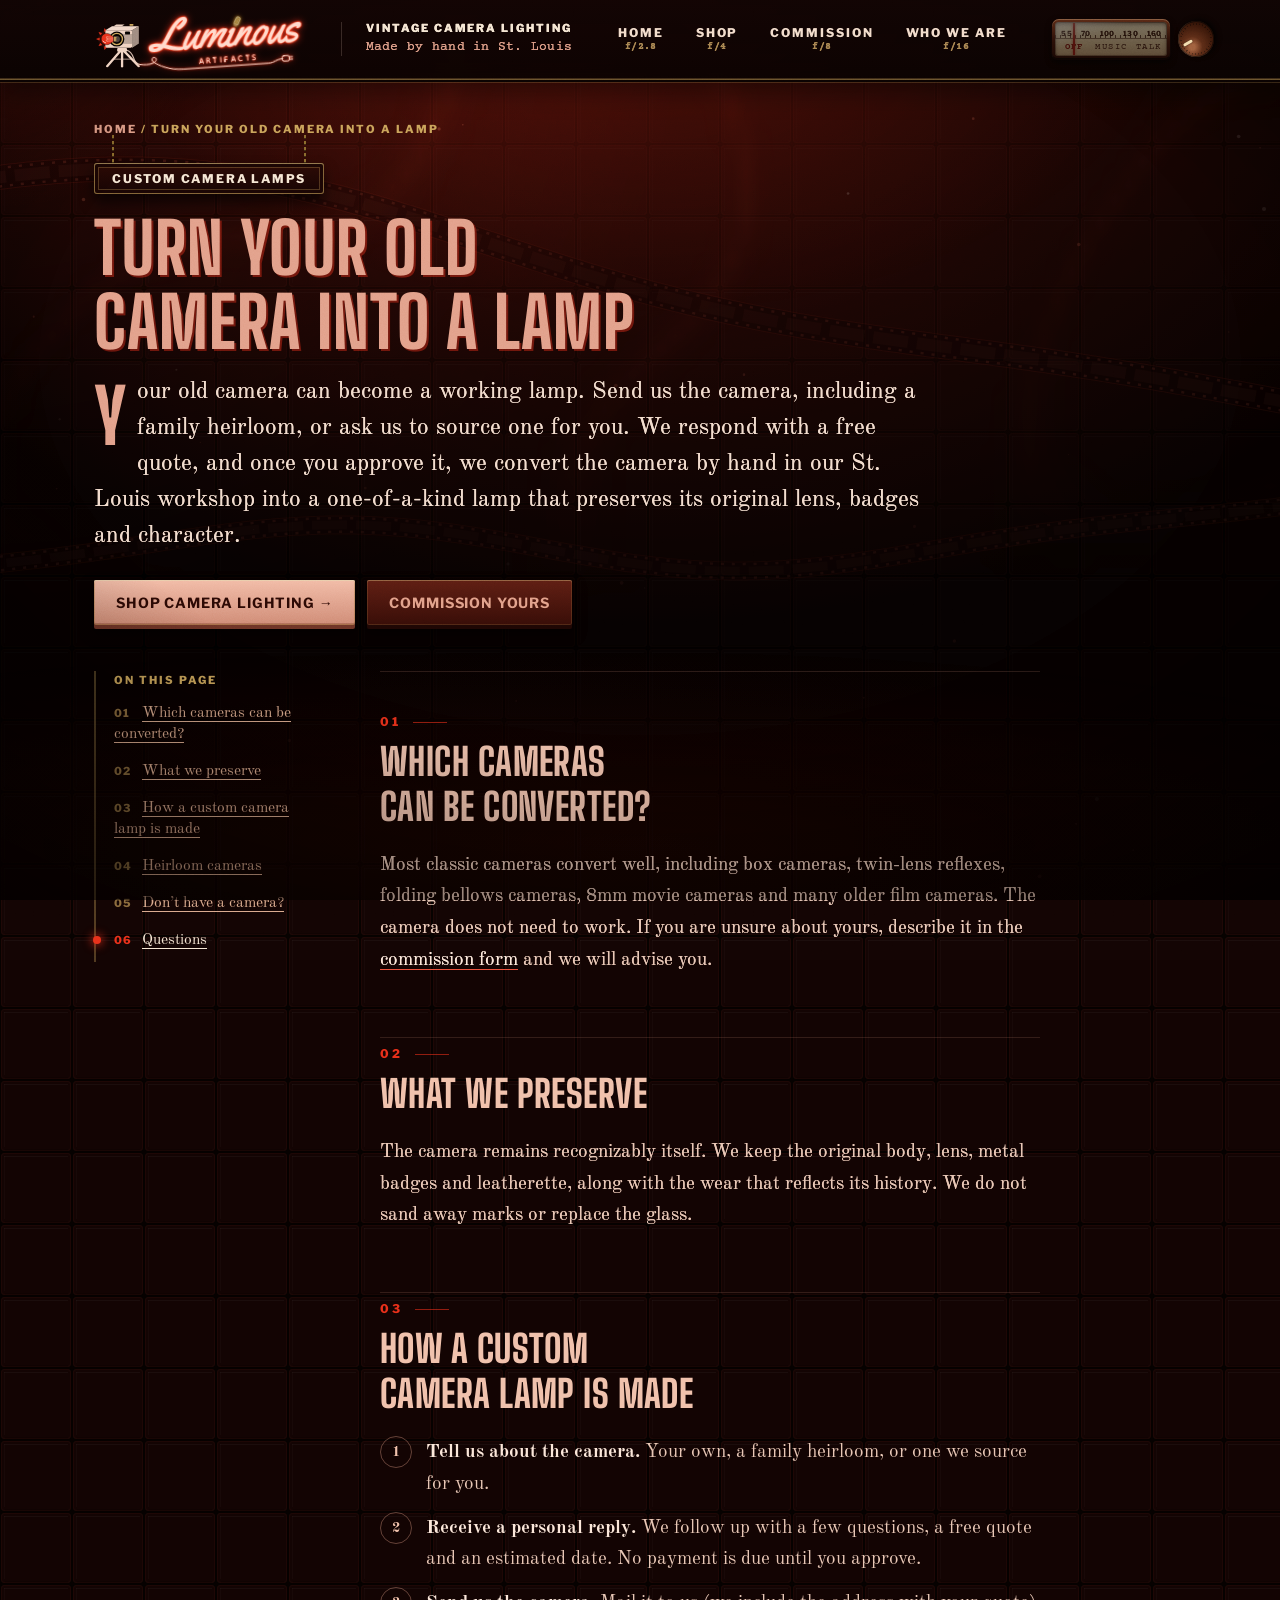
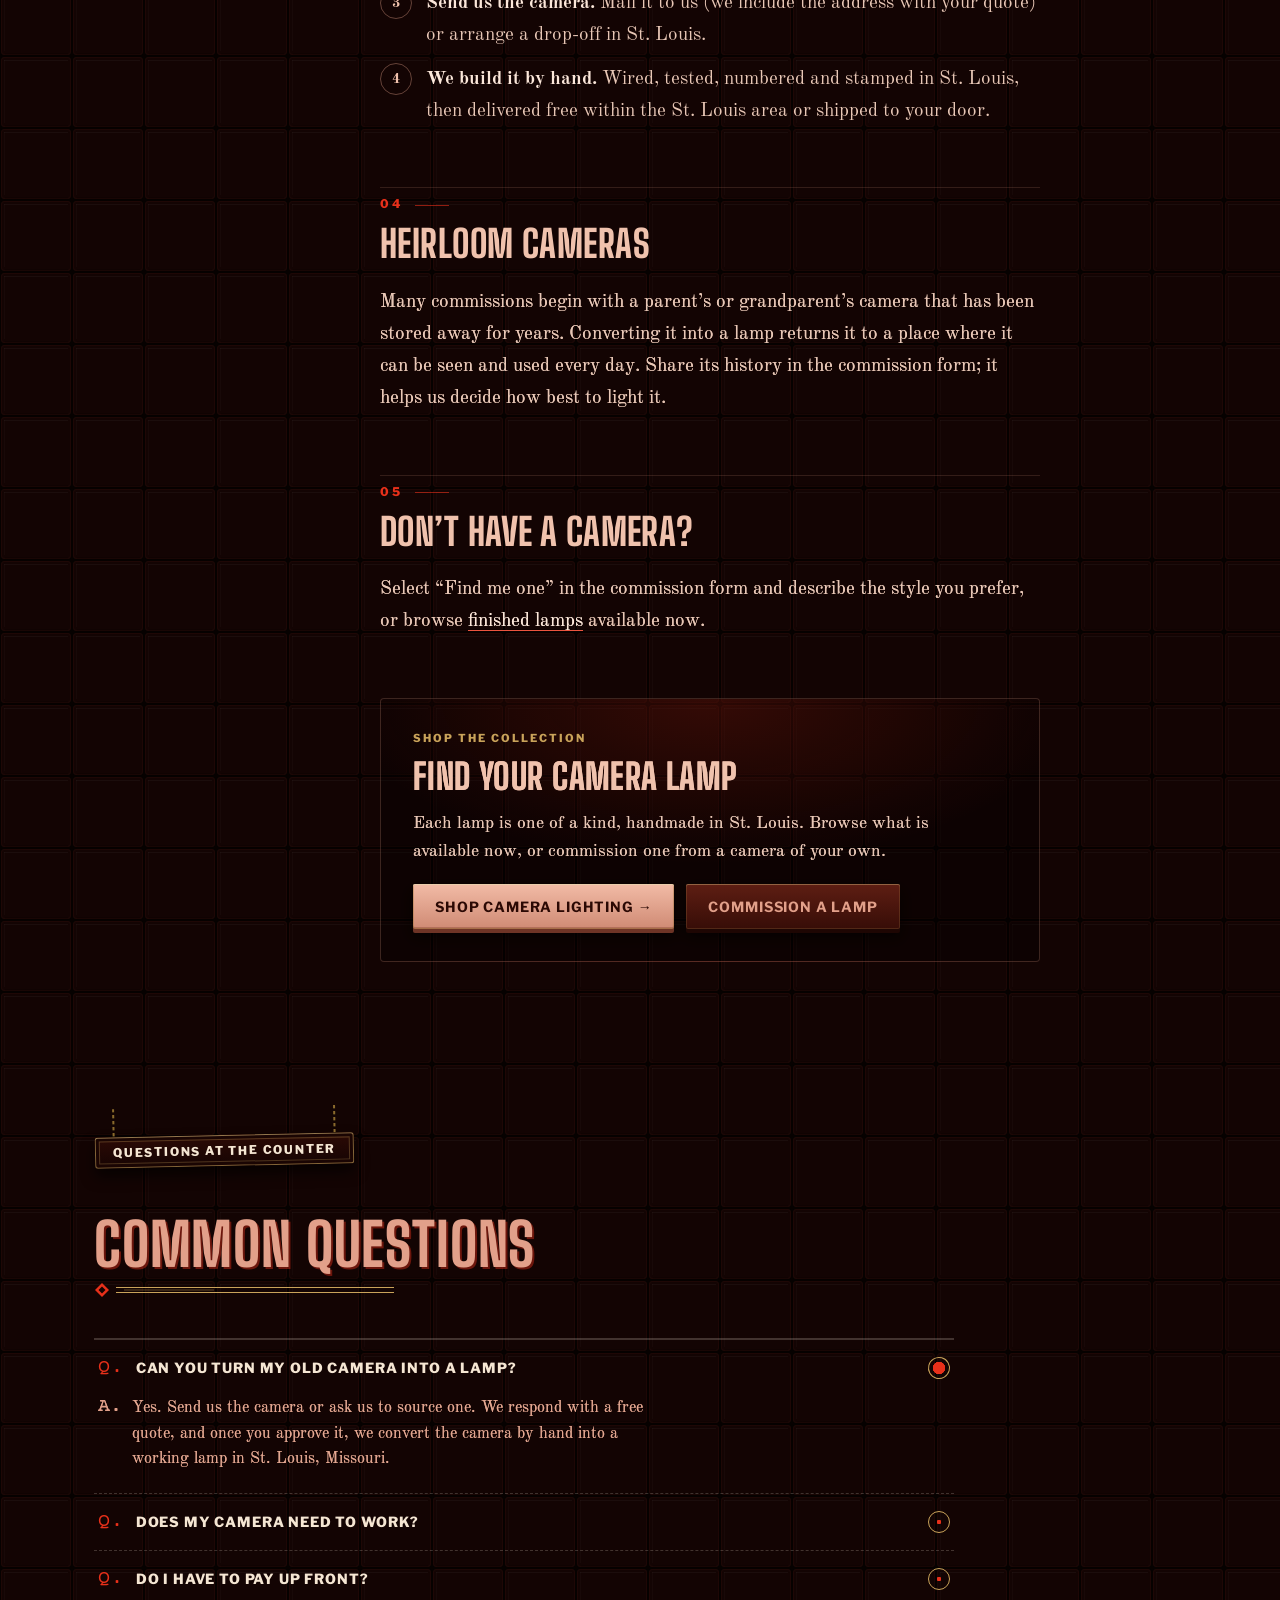
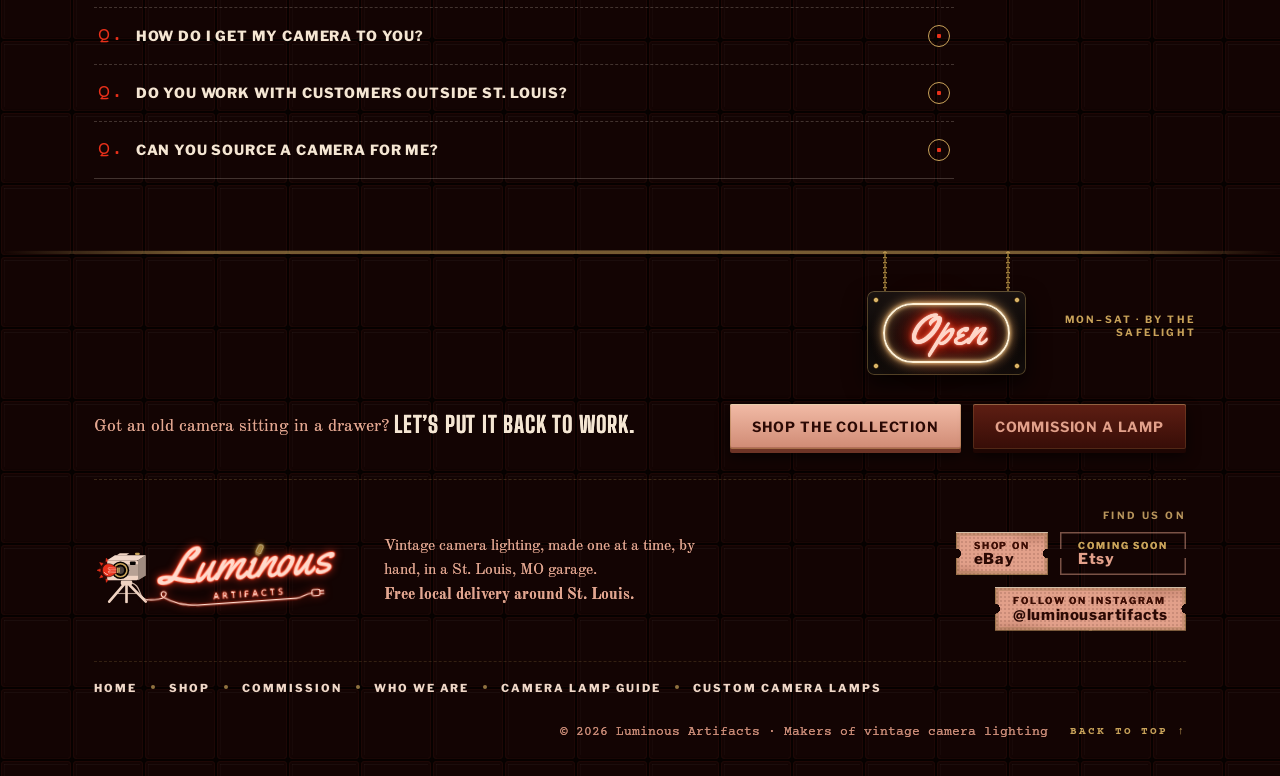
<file: custom-camera-lamp.html>
<!doctype html>
<html lang="en">
<head>
<meta charset="utf-8">
<title>Turn Your Old Camera Into a Lamp: Custom Camera Lamps | Luminous Artifacts</title>
<meta name="viewport" content="width=device-width, initial-scale=1, viewport-fit=cover">
<meta name="description" content="Have an old or family camera made into a working lamp by hand in St. Louis. Which cameras work, what we keep, and how the free quote works.">
<meta name="theme-color" content="#140302">
<meta name="referrer" content="strict-origin-when-cross-origin">
<link rel="icon" href="brand/favicon.svg" type="image/svg+xml">
<link rel="icon" href="brand/favicon-32.png" sizes="32x32" type="image/png">
<link rel="apple-touch-icon" href="brand/apple-touch-icon.png">
<link rel="manifest" href="brand/site.webmanifest">
<meta property="og:type" content="website">
<meta property="og:site_name" content="Luminous Artifacts">
<meta property="og:title" content="Turn Your Old Camera Into a Lamp: Custom Camera Lamps | Luminous Artifacts">
<meta property="og:description" content="Have an old or family camera made into a working lamp by hand in St. Louis. Which cameras work, what we keep, and how the free quote works.">
<meta property="og:image" content="https://luminousartifacts.store/brand/og-home.jpg">
<meta property="og:image:width" content="1200">
<meta property="og:image:height" content="630">
<meta property="og:image:alt" content="Luminous Artifacts neon sign: a vintage camera lamp on a tripod and the words Vintage Camera Lighting, made in St. Louis">
<meta name="twitter:card" content="summary_large_image">
<meta name="twitter:title" content="Turn Your Old Camera Into a Lamp: Custom Camera Lamps | Luminous Artifacts">
<meta name="twitter:description" content="Have an old or family camera made into a working lamp by hand in St. Louis. Which cameras work, what we keep, and how the free quote works.">
<meta name="twitter:image" content="https://luminousartifacts.store/brand/og-home.jpg">
<link rel="canonical" href="https://luminousartifacts.store/custom-camera-lamp.html">
<meta property="og:url" content="https://luminousartifacts.store/custom-camera-lamp.html">
<meta property="og:locale" content="en_US">
<meta name="robots" content="index,follow,max-image-preview:large">
<meta name="geo.region" content="US-MO">
<meta name="geo.placename" content="St. Louis">
<script type="application/ld+json">{"@context":"https://schema.org","@graph":[{"@type":["Organization","Store"],"@id":"https://luminousartifacts.store/#business","name":"Luminous Artifacts","alternateName":["Luminous Artifacts Vintage Camera Lighting","Luminous Artifacts Vintage Camera Lamps"],"url":"https://luminousartifacts.store/","logo":"https://luminousartifacts.store/brand/icon-512.png","image":"https://luminousartifacts.store/brand/og-home.jpg","description":"A small family-run workshop in St. Louis, Missouri that converts real vintage cameras into one-of-a-kind lamps by hand, and takes custom commissions from customers’ own cameras.","slogan":"Old cameras, put back to work.","address":{"@type":"PostalAddress","addressLocality":"St. Louis","addressRegion":"MO","addressCountry":"US"},"areaServed":{"@type":"Country","name":"United States"},"knowsAbout":["vintage camera lighting","vintage camera lamps","camera lamp conversion","upcycled vintage cameras","box cameras","twin-lens reflex cameras","folding bellows cameras","8mm movie cameras"],"sameAs":["https://www.instagram.com/luminousartifacts/","https://www.ebay.com/sch/i.html?_ssn=tirol28"]},{"@type":"Article","@id":"https://luminousartifacts.store/custom-camera-lamp.html#article","headline":"Turn Your Old Camera Into a Lamp","description":"Have an old or family camera made into a working lamp by hand in St. Louis. Which cameras work, what we keep, and how the free quote works.","url":"https://luminousartifacts.store/custom-camera-lamp.html","mainEntityOfPage":"https://luminousartifacts.store/custom-camera-lamp.html","author":{"@id":"https://luminousartifacts.store/#business"},"publisher":{"@id":"https://luminousartifacts.store/#business"},"datePublished":"2026-10-13","dateModified":"2026-10-13","inLanguage":"en-US","image":"https://luminousartifacts.store/brand/og-home.jpg","about":["vintage camera lamps","camera lamp"]},{"@type":"FAQPage","@id":"https://luminousartifacts.store/custom-camera-lamp.html#questions","mainEntity":[{"@type":"Question","name":"Can you turn my old camera into a lamp?","acceptedAnswer":{"@type":"Answer","text":"Yes. Send us the camera or ask us to source one. We respond with a free quote, and once you approve it, we convert the camera by hand into a working lamp in St. Louis, Missouri."}},{"@type":"Question","name":"Does my camera need to work?","acceptedAnswer":{"@type":"Answer","text":"No. A camera does not need to function to become a lamp."}},{"@type":"Question","name":"Do I have to pay up front?","acceptedAnswer":{"@type":"Answer","text":"No. You receive a quote first, and no payment is due until you approve it."}},{"@type":"Question","name":"How do I get my camera to you?","acceptedAnswer":{"@type":"Answer","text":"Mail it to us (we include the address with your quote), or arrange a drop-off in St. Louis."}},{"@type":"Question","name":"Do you work with customers outside St. Louis?","acceptedAnswer":{"@type":"Answer","text":"Yes. Cameras can be mailed in from anywhere, and finished lamps ship to your door. Delivery is free within the St. Louis area."}},{"@type":"Question","name":"Can you source a camera for me?","acceptedAnswer":{"@type":"Answer","text":"Yes. Select “Find me one” in the commission form and tell us what you have in mind."}}]},{"@type":"BreadcrumbList","itemListElement":[{"@type":"ListItem","position":1,"name":"Home","item":"https://luminousartifacts.store/"},{"@type":"ListItem","position":2,"name":"Turn Your Old Camera Into a Lamp","item":"https://luminousartifacts.store/custom-camera-lamp.html"}]}]}</script>
<link rel="preload" href="fonts/big-shoulders-display-latin-800-normal.woff2" as="font" type="font/woff2" crossorigin>
<link rel="preload" href="fonts/old-standard-tt-latin-400-normal.woff2" as="font" type="font/woff2" crossorigin>
<link rel="stylesheet" href="fonts/fonts.css">
<link rel="stylesheet" href="site.css">

</head>
<body>
<svg width="0" height="0" style="position:absolute" aria-hidden="true">
  <symbol id="mark" viewBox="0 0 64 64">
    <defs><radialGradient id="halo"><stop offset="0" stop-color="var(--safe)" stop-opacity=".55"/><stop offset="1" stop-color="var(--safe)" stop-opacity="0"/></radialGradient></defs>
    <circle cx="15.34" cy="31.50" r="11.5" fill="url(#halo)"/>
    <g fill="var(--safe)" stroke="var(--safe)" stroke-width=".5" stroke-linejoin="round"><path d="M6.14 30.20L2.94 31.50L6.14 32.80z"/><path d="M7.29 36.14L5.57 39.13L8.89 38.19z"/><path d="M8.89 24.81L5.57 23.87L7.29 26.86z"/><path d="M11.70 40.05L12.13 43.48L14.21 40.72z"/><path d="M14.21 22.28L12.13 19.52L11.70 22.95z"/></g>
    <!-- wooden tripod -->
    <path d="M30 45L15 62.4M34 45L51 62.4M32 45.5V63" stroke="currentColor" stroke-width="2.6" stroke-linecap="round"/>
    <path d="M21.6 54.4h20.8" stroke="currentColor" stroke-width="1.1" opacity=".7"/>
    <rect x="26.4" y="41.6" width="11.2" height="4.4" rx="1.2" fill="currentColor"/>
    <path d="M37.6 44.2c4 1.2 6 4.4 7.4 8.6s3.4 7 7.6 7.8" fill="none" stroke="currentColor" stroke-width="1.3" stroke-linecap="round" opacity=".85"/>
    <!-- the camera, three-quarter view -->
    <path d="M13 21.6L20.6 16.8H51L43.4 21.6z" fill="currentColor"/>
    <path d="M13 21.6L20.6 16.8H51L43.4 21.6z" fill="#fff" opacity=".12"/>
    <path d="M43.4 21.6L51 16.8V36.6L43.4 41.4z" fill="currentColor"/>
    <path d="M43.4 21.6L51 16.8V36.6L43.4 41.4z" fill="var(--mark-bg,#0a0201)" opacity=".34"/>
    <rect x="13" y="21.6" width="30.4" height="19.8" rx="1.6" fill="currentColor"/>
    <rect x="13" y="25.6" width="30.4" height="11.4" fill="var(--mark-bg,#0a0201)" opacity=".24"/>
    <rect x="35.4" y="23" width="5.6" height="3.4" rx=".7" fill="var(--mark-bg,#0a0201)"/>
    <path d="M22.4 16.8l3-2h9.4l-3 2z" fill="currentColor"/>
    <rect x="40.4" y="14.2" width="4.6" height="2.2" rx=".9" fill="var(--gold,#c9a35a)"/>
    <!-- lens -->
    <circle cx="26" cy="31.5" r="8.6" fill="var(--mark-bg,#0a0201)"/>
    <circle cx="26" cy="31.5" r="6.4" fill="none" stroke="var(--gold,#c9a35a)" stroke-width="1.5"/>
    <circle cx="26" cy="31.5" r="3.6" fill="currentColor" opacity=".3"/>
    <!-- edison bulb screwed into the lens -->
    <g transform="translate(26 31.5) rotate(-90) scale(0.82)">
      <rect x="-3.4" y="-4.2" width="6.8" height="1.6" rx=".6" fill="var(--gold,#c9a35a)"/>
      <rect x="-3.1" y="-2.3" width="6.2" height="1.5" rx=".6" fill="var(--gold,#c9a35a)"/>
      <path d="M0 -21.6c-5 0-7.9 3.6-7.9 7.6 0 3.1 1.7 5 2.9 6.5.8 1 1.2 1.8 1.2 2.9h7.6c0-1.1.4-1.9 1.2-2.9 1.2-1.5 2.9-3.4 2.9-6.5 0-4-2.9-7.6-7.9-7.6z" fill="var(--safe)" stroke="var(--mark-bg,#0a0201)" stroke-width=".55"/>
      <path d="M-2.6-5.2l-.6-8.4M-.9-5.2l-.3-9.2M.9-5.2l.3-9.2M2.6-5.2l.6-8.4M-3.2-13.6c.7-1.8 1.4-1.8 2 0s1.4 1.8 2.4 0 1.4-1.8 2 0" fill="none" stroke="#ffd2c2" stroke-width=".55" stroke-linecap="round" opacity=".9"/>
      <path d="M-5.2-15.6a5 5 0 0 1 2.4-3.6" fill="none" stroke="#ffe6da" stroke-width="1" stroke-linecap="round"/>
    </g>
  </symbol>
  <symbol id="wordmark" viewBox="0 0 320 124" overflow="visible">
    <!-- a 1950s diner neon: the name bent in glass tube, the i dotted with a little bulb, ARTIFACTS in the same tube underneath -->
    <defs>
      <filter id="neonR" x="-20%" y="-50%" width="140%" height="200%" color-interpolation-filters="sRGB">
        <feGaussianBlur in="SourceAlpha" stdDeviation="2" result="a"/><feFlood flood-color="#ff3a1a"/><feComposite in2="a" operator="in" result="g1"/>
        <feGaussianBlur in="SourceAlpha" stdDeviation="6.5" result="b"/><feFlood flood-color="#e8301a" flood-opacity=".8"/><feComposite in2="b" operator="in" result="g2"/>
        <feMerge><feMergeNode in="g2"/><feMergeNode in="g1"/><feMergeNode in="SourceGraphic"/></feMerge></filter>
      <filter id="neonY" x="-60%" y="-60%" width="220%" height="220%" color-interpolation-filters="sRGB">
        <feGaussianBlur in="SourceAlpha" stdDeviation="1.6" result="a"/><feFlood flood-color="#ffc23a"/><feComposite in2="a" operator="in" result="g1"/>
        <feGaussianBlur in="SourceAlpha" stdDeviation="5" result="b"/><feFlood flood-color="#ffae2a" flood-opacity=".75"/><feComposite in2="b" operator="in" result="g2"/>
        <feMerge><feMergeNode in="g2"/><feMergeNode in="g1"/><feMergeNode in="SourceGraphic"/></feMerge></filter>
      <clipPath id="neonNoDot" clipPathUnits="userSpaceOnUse"><path clip-rule="evenodd" d="M-40-40H360V160H-40ZM158 8H196V41H158Z"/></clipPath>
    </defs>
    <g filter="url(#neonR)" transform="rotate(-4 160 62)">
      <text x="160" y="74" text-anchor="middle" textLength="276" lengthAdjust="spacingAndGlyphs" font-family="Yellowtail,'Brush Script MT',cursive" font-size="80" fill="#ffd9cb" stroke="#ff4a2a" stroke-width="1.6" paint-order="stroke" clip-path="url(#neonNoDot)">Luminous</text>
      <g class="neon-buzz">
        <!-- a lamp cord: it coils in from the left, runs under the word and ends in a plug -->
        <g fill="none" stroke="#ffd9cb" stroke-width="1.8" stroke-linecap="round" stroke-linejoin="round">
          <path d="M-1.4 97.3c8 1 16 2 24-1c6-2 9-8 4-10s-8 5-2 9c9 6 26 16 54 16h158c10 0 14-6.5 26-6.5"/>
          <rect x="262" y="99.5" width="13" height="10" rx="3"/>
          <path d="M275 102.2h6M275 106.8h6"/>
        </g>
        <text x="162" y="104.5" text-anchor="middle" font-family="'Tilt Neon','Libre Franklin',Arial,sans-serif" font-size="15" letter-spacing="4.5" fill="#ffd9cb" stroke="#ff4a2a" stroke-width=".5" paint-order="stroke">ARTIFACTS</text>
      </g>
    </g>
    <!-- the dot of the i is a little warm-yellow radio bulb (a T14 tube with a spiral filament), floating where the dot would be and tilted with the script -->
    <g class="ibulb lit" filter="url(#neonY)" transform="rotate(-4 160 62)">
      <g fill="none" stroke-linecap="round" stroke-linejoin="round" transform="translate(183.7 28.8) rotate(28) scale(.88) translate(-173.5 -20.5)">
        <path d="M169.1 26.2V17.2c0-3.2 1.9-4.9 4.4-4.9s4.4 1.7 4.4 4.9v9c0 1-.4 1.6-1 2.4H170.1c-.6-.8-1-1.4-1-2.4z" fill="#ffc94a" fill-opacity=".5" stroke="#ffe7a6" stroke-width="2"/>
        <path d="M170.4 30.6h6.2M170.9 32.2h5.2" stroke="#e8c27a" stroke-width="1.3"/>
        <path d="M172.4 28.4L173.5 25.6M174.8 28.4V16.4L173.5 16.4" stroke="#e8c27a" stroke-width=".45" opacity=".85"/>
        <path d="M175.08 24.54L175.02 24.42L174.93 24.30L174.79 24.19L174.63 24.09L174.44 23.99L174.23 23.91L173.99 23.84L173.75 23.78L173.50 23.73L173.25 23.70L173.01 23.68L172.77 23.68L172.56 23.69L172.37 23.70L172.21 23.73L172.07 23.77L171.98 23.81L171.92 23.85L171.90 23.90L171.92 23.95M175.08 23.01L175.02 22.89L174.93 22.77L174.79 22.66L174.63 22.55L174.44 22.46L174.23 22.37L173.99 22.30L173.75 22.25L173.50 22.20L173.25 22.17L173.01 22.15L172.77 22.14L172.56 22.15L172.37 22.17L172.21 22.20L172.07 22.23L171.98 22.27L171.92 22.32L171.90 22.37L171.92 22.41M175.08 21.48L175.02 21.35L174.93 21.24L174.79 21.12L174.63 21.02L174.44 20.93L174.23 20.84L173.99 20.77L173.75 20.71L173.50 20.67L173.25 20.64L173.01 20.62L172.77 20.61L172.56 20.62L172.37 20.64L172.21 20.66L172.07 20.70L171.98 20.74L171.92 20.79L171.90 20.83L171.92 20.88M175.10 20.07L175.08 19.94L175.02 19.82L174.93 19.70L174.79 19.59L174.63 19.49L174.44 19.39L174.23 19.31L173.99 19.24L173.75 19.18L173.50 19.13L173.25 19.10L173.01 19.08L172.77 19.08L172.56 19.09L172.37 19.10L172.21 19.13L172.07 19.17L171.98 19.21L171.92 19.25L171.90 19.30L171.92 19.35M175.10 18.53L175.08 18.41L175.02 18.29L174.93 18.17L174.79 18.06L174.63 17.95L174.44 17.86L174.23 17.77L173.99 17.70L173.75 17.65L173.50 17.60L173.25 17.57L173.01 17.55L172.77 17.54L172.56 17.55L172.37 17.57L172.21 17.60L172.07 17.63L171.98 17.67L171.92 17.72L171.90 17.77L171.92 17.81M175.10 17.00L175.08 16.88L175.02 16.75L174.93 16.64L174.79 16.52L174.63 16.42L174.44 16.33L174.23 16.24L173.99 16.17L173.75 16.11L173.50 16.07L173.25 16.04L173.01 16.02L172.77 16.01L172.56 16.02L172.37 16.04L172.21 16.06L172.07 16.10L171.98 16.14L171.92 16.19L171.90 16.23L171.92 16.28" stroke="#e8b060" stroke-width="0.5" opacity=".55"/>
        <path d="M173.50 25.60L173.75 25.55L173.99 25.50L174.23 25.43L174.44 25.34L174.63 25.25L174.79 25.14L174.93 25.03L175.02 24.91L175.08 24.79L175.10 24.67L175.08 24.54M171.92 23.95L171.98 23.99L172.07 24.03L172.21 24.07L172.37 24.10L172.56 24.11L172.77 24.12L173.01 24.12L173.25 24.10L173.50 24.07L173.75 24.02L173.99 23.96L174.23 23.89L174.44 23.81L174.63 23.71L174.79 23.61L174.93 23.50L175.02 23.38L175.08 23.26L175.10 23.13L175.08 23.01M171.92 22.41L171.98 22.46L172.07 22.50L172.21 22.54L172.37 22.56L172.56 22.58L172.77 22.59L173.01 22.58L173.25 22.56L173.50 22.53L173.75 22.49L173.99 22.43L174.23 22.36L174.44 22.27L174.63 22.18L174.79 22.08L174.93 21.96L175.02 21.85L175.08 21.72L175.10 21.60L175.08 21.48M171.92 20.88L171.98 20.93L172.07 20.97L172.21 21.00L172.37 21.03L172.56 21.05L172.77 21.06L173.01 21.05L173.25 21.03L173.50 21.00L173.75 20.95L173.99 20.90L174.23 20.83L174.44 20.74L174.63 20.65L174.79 20.54L174.93 20.43L175.02 20.31L175.08 20.19L175.10 20.07M171.92 19.35L171.98 19.39L172.07 19.43L172.21 19.47L172.37 19.50L172.56 19.51L172.77 19.52L173.01 19.52L173.25 19.50L173.50 19.47L173.75 19.42L173.99 19.36L174.23 19.29L174.44 19.21L174.63 19.11L174.79 19.01L174.93 18.90L175.02 18.78L175.08 18.66L175.10 18.53M171.92 17.81L171.98 17.86L172.07 17.90L172.21 17.94L172.37 17.96L172.56 17.98L172.77 17.99L173.01 17.98L173.25 17.96L173.50 17.93L173.75 17.89L173.99 17.83L174.23 17.76L174.44 17.67L174.63 17.58L174.79 17.48L174.93 17.36L175.02 17.25L175.08 17.12L175.10 17.00M171.92 16.28L171.98 16.33L172.07 16.37L172.21 16.40L172.37 16.43L172.56 16.45L172.77 16.46L173.01 16.45L173.25 16.43L173.50 16.40" stroke="#fff6d2" stroke-width="0.5"/>
        <path d="M170.6 15.8c.4-1 1.1-1.6 2-1.8" stroke="#fffaf0" stroke-width=".6" opacity=".8"/>
      </g>
    </g>
  </symbol>
  <symbol id="lockup" viewBox="0 0 400 124" overflow="visible">
    <!-- the whole sign: the camera lamp on its tripod, its cord running into the neon and under ARTIFACTS to the plug -->
    <use href="#mark" x="0" y="10" width="104" height="104"/>
    <use href="#wordmark" x="84" y="0" width="320" height="124"/>
  </symbol>
  <symbol id="seal" viewBox="0 0 120 120">
    <circle cx="60" cy="60" r="57" fill="none" stroke="currentColor" stroke-width="2.4"/>
    <circle cx="60" cy="60" r="53" fill="none" stroke="currentColor" stroke-width=".8"/>
    <circle cx="60" cy="60" r="31" fill="none" stroke="currentColor" stroke-width="1.4"/>
    <path id="sealTop" d="M26.2 79.5 A39 39 0 1 1 93.8 79.5" fill="none"/>
    <path id="sealBot" d="M19.3 83.5 A47 47 0 0 0 100.7 83.5" fill="none"/>
    <text font-family="Libre Franklin, Arial, sans-serif" font-weight="800" font-size="8.6" letter-spacing="1.5" fill="currentColor"><textPath href="#sealTop" startOffset="50%" text-anchor="middle">LUMINOUS ARTIFACTS</textPath></text>
    <text font-family="Libre Franklin, Arial, sans-serif" font-weight="700" font-size="7.6" letter-spacing="1.2" fill="currentColor"><textPath href="#sealBot" startOffset="50%" text-anchor="middle">ST. LOUIS, MO</textPath></text>
    
    <use href="#mark" x="38" y="36" width="44" height="44"/>
  </symbol>
</svg>
<div id="iris" aria-hidden="true"><canvas id="irisCanvas"></canvas></div>
<script>try{if(sessionStorage.getItem("lc-iris")==="1")document.getElementById("iris").classList.add("run","shut")}catch(e){}document.documentElement.classList.add("fl");try{if(!localStorage.getItem("lc-visited")&&!matchMedia("(prefers-reduced-motion: reduce)").matches)document.documentElement.classList.add("first")}catch(e){}setTimeout(function(){document.documentElement.classList.remove("fl")},1600)</script>
<canvas id="atmos" aria-hidden="true"></canvas>
<div class="breath" aria-hidden="true"></div>
<div class="haze" aria-hidden="true"><i></i><i></i></div>
<div class="vignette" aria-hidden="true"></div>

<a class="skip" href="#top">Skip to content</a>
<header class="masthead" id="masthead">
  <div class="wrap mh-in">
    <a class="logo" href="./" aria-label="Luminous Artifacts, home"><svg class="wm" role="img" aria-label="Luminous Artifacts"><use href="#lockup"/></svg></a>
    <p class="mh-tag">Vintage camera lighting<span>Made by hand in St. Louis</span></p>
    <nav class="mainnav" id="mainnav" aria-label="Main">
      <ol class="marks" id="marks">
            <li><a href="./">Home<small aria-hidden="true">f/2.8</small></a></li>
            <li><a href="shop.html">Shop<small aria-hidden="true">f/4</small></a></li>
            <li><a href="commission.html">Commission<small aria-hidden="true">f/8</small></a></li>
            <li><a href="about.html">Who We Are<small aria-hidden="true">f/16</small></a></li>
          </ol>
      <i class="index" id="lensIndex" aria-hidden="true"></i>
    </nav>
    <div class="mh-tools">
      <button class="sound" id="soundBtn" type="button" data-mode="off" aria-label="Sound: Off. Click to change."><span class="dial" aria-hidden="true"><span class="glass"><span class="scale"><i>55</i><i>70</i><i>100</i><i>130</i><i>160</i></span><span class="bands"><em class="b-off">Off</em><em class="b-music">Music</em><em class="b-talk">Talk</em></span><span class="needle"></span></span></span><span class="knob" aria-hidden="true"></span><span class="sl">Sound<b id="soundState">Off</b></span></button>
      <button class="menu-btn" id="menuBtn" type="button" aria-expanded="false" aria-controls="mainnav" aria-label="Open the site menu"><span class="mb-ap" aria-hidden="true"></span><span class="mb-t" aria-hidden="true"></span></button>
    </div>
  </div>
</header>

<main id="top">
  <article class="line-sec guide">
    <div class="wrap">
      <nav class="crumbs" aria-label="Breadcrumb"><a href="./">Home</a><span aria-hidden="true"> / </span><span aria-current="page">Turn Your Old Camera Into a Lamp</span></nav>
      <div class="head"><div><span class="dept">Custom camera lamps</span><h1 class="ph">Turn Your Old Camera Into a Lamp</h1></div></div>
      <p class="g-lede">Your old camera can become a working lamp. Send us the camera, including a family heirloom, or ask us to source one for you. We respond with a free quote, and once you approve it, we convert the camera by hand in our St. Louis workshop into a one-of-a-kind lamp that preserves its original lens, badges and character.</p>
      <div class="g-cta"><a class="btn solid" href="shop.html" data-cta="guide-shop">Shop camera lighting &rarr;</a><a class="btn" href="commission.html" data-cta="guide-commission">Commission yours</a></div>
      <div class="g-layout">
        <nav class="g-toc" aria-label="On this page"><b>On this page</b><ol><li><a href="#which-cameras-can-be-converted">Which cameras can be converted?</a></li><li><a href="#what-we-preserve">What we preserve</a></li><li><a href="#how-a-custom-camera-lamp-is-made">How a custom camera lamp is made</a></li><li><a href="#heirloom-cameras">Heirloom cameras</a></li><li><a href="#don-t-have-a-camera">Don’t have a camera?</a></li><li><a href="#questions">Questions</a></li></ol></nav>
        <div class="g-body">
          <section class="g-sec" id="which-cameras-can-be-converted"><span class="g-num" aria-hidden="true">01</span><h2>Which cameras can be converted?</h2><p>Most classic cameras convert well, including box cameras, twin-lens reflexes, folding bellows cameras, 8mm movie cameras and many older film cameras. The camera does not need to work. If you are unsure about yours, describe it in the <a href="commission.html">commission form</a> and we will advise you.</p></section><section class="g-sec" id="what-we-preserve"><span class="g-num" aria-hidden="true">02</span><h2>What we preserve</h2><p>The camera remains recognizably itself. We keep the original body, lens, metal badges and leatherette, along with the wear that reflects its history. We do not sand away marks or replace the glass.</p></section><section class="g-sec" id="how-a-custom-camera-lamp-is-made"><span class="g-num" aria-hidden="true">03</span><h2>How a custom camera lamp is made</h2><ol><li><strong>Tell us about the camera.</strong> Your own, a family heirloom, or one we source for you.</li><li><strong>Receive a personal reply.</strong> We follow up with a few questions, a free quote and an estimated date. No payment is due until you approve.</li><li><strong>Send us the camera.</strong> Mail it to us (we include the address with your quote) or arrange a drop-off in St. Louis.</li><li><strong>We build it by hand.</strong> Wired, tested, numbered and stamped in St. Louis, then delivered free within the St. Louis area or shipped to your door.</li></ol></section><section class="g-sec" id="heirloom-cameras"><span class="g-num" aria-hidden="true">04</span><h2>Heirloom cameras</h2><p>Many commissions begin with a parent’s or grandparent’s camera that has been stored away for years. Converting it into a lamp returns it to a place where it can be seen and used every day. Share its history in the commission form; it helps us decide how best to light it.</p></section><section class="g-sec" id="don-t-have-a-camera"><span class="g-num" aria-hidden="true">05</span><h2>Don’t have a camera?</h2><p>Select “Find me one” in the commission form and describe the style you prefer, or browse <a href="shop.html">finished lamps</a> available now.</p></section>
          <aside class="g-end"><span class="g-kick">Shop the collection</span><p class="g-end-h">Find your camera lamp</p><p>Each lamp is one of a kind, handmade in St. Louis. Browse what is available now, or commission one from a camera of your own.</p><div class="g-cta"><a class="btn solid" href="shop.html" data-cta="guide-end-shop">Shop camera lighting &rarr;</a><a class="btn" href="commission.html" data-cta="guide-end-commission">Commission a lamp</a></div></aside>
        </div>
      </div>
      </div>
    </div>
  </article>
  <section class="faq-sec" id="questions">
    <div class="wrap">
      <div class="faq-head"><span class="dept">Questions at the counter</span><h2>Common Questions</h2></div>
      <div class="faq"><details open><summary>Can you turn my old camera into a lamp?</summary><p>Yes. Send us the camera or ask us to source one. We respond with a free quote, and once you approve it, we convert the camera by hand into a working lamp in St. Louis, Missouri.</p></details><details><summary>Does my camera need to work?</summary><p>No. A camera does not need to function to become a lamp.</p></details><details><summary>Do I have to pay up front?</summary><p>No. You receive a quote first, and no payment is due until you approve it.</p></details><details><summary>How do I get my camera to you?</summary><p>Mail it to us (we include the address with your quote), or arrange a drop-off in St. Louis.</p></details><details><summary>Do you work with customers outside St. Louis?</summary><p>Yes. Cameras can be mailed in from anywhere, and finished lamps ship to your door. Delivery is free within the St. Louis area.</p></details><details><summary>Can you source a camera for me?</summary><p>Yes. Select “Find me one” in the commission form and tell us what you have in mind.</p></details></div>
    </div>
  </section>
</main>

<footer>
<div class="storefront" aria-hidden="true"><div class="awning"></div><div class="openwin"><span class="neon-sign"><span class="open-neon">Open</span></span><span class="hours">Mon–Sat · by the safelight</span></div></div>
  <div class="wrap">
    <div class="foot-cta">
      <p>Got an old camera sitting in a drawer? <b>Let&rsquo;s put it back to work.</b></p>
      <span class="cta-pair"><a class="btn solid" href="shop.html" data-cta="footer-shop">Shop the collection</a><a class="btn" href="commission.html" data-cta="footer-commission">Commission a lamp</a></span>
    </div>
    <div class="foot-grid">
      <a class="foot-logo" href="#top" aria-label="Luminous Artifacts, back to top"><svg viewBox="0 0 400 124" role="img" aria-label="Luminous Artifacts"><use href="#lockup"/></svg></a>
      <p class="wholine">Vintage camera lighting, made one at a time, by hand, in a St. Louis, MO garage. <b>Free local delivery around St.&nbsp;Louis.</b></p>
      <nav class="elsewhere" aria-label="Find us elsewhere">
        <span class="ew-k">Find us on</span>
        <a class="ticket shoplink" data-shop="ebay" href="#"><small>Shop on</small>eBay</a>
        <a class="ticket shoplink" data-shop="etsy" href="#"><small>Shop on</small>Etsy</a>
        <a class="ticket shoplink" data-shop="instagram" href="#" aria-label="Follow @luminousartifacts on Instagram"><small>Follow on Instagram</small>@luminousartifacts</a>
      </nav>
    </div>
    <div class="foot-base">
      <nav class="foot-nav" aria-label="Site">
        <a href="./">Home</a><a href="shop.html">Shop</a><a href="commission.html">Commission</a><a href="about.html">Who We Are</a><a href="camera-lamps.html">Camera Lamp Guide</a><a href="custom-camera-lamp.html">Custom Camera Lamps</a>
      </nav>
      <p class="fsmall">&copy; 2026 Luminous Artifacts &middot; Makers of vintage camera lighting</p>
      <a class="totop" href="#top">Back to top &uarr;</a>
    </div>
  </div>
</footer>

<script src="site.js"></script>
<script>window.LAMPS=[];</script>
<script src="shop.js"></script>
<script>
/* guide: each kind of lamp gets its own small print; the contents rail marks the section you're reading */
(function(){
'use strict';
const {renderScene}=window.LA;
document.querySelectorAll('.kind[data-scene]').forEach((k,i)=>{const pic=k.querySelector('.kind-pic');if(!pic)return;
  const c=renderScene(k.dataset.scene,240,300,700+i*17);c.setAttribute('aria-hidden','true');pic.appendChild(c);pic.style.clipPath=SHOP.deckle(30+i)});
const links=[...document.querySelectorAll('.g-toc a')],secs=links.map(a=>document.getElementById(a.getAttribute('href').slice(1))).filter(Boolean);
if('IntersectionObserver' in window&&secs.length){const io=new IntersectionObserver(es=>es.forEach(e=>{if(!e.isIntersecting)return;
  links.forEach(a=>a.classList.toggle('on',a.getAttribute('href')==='#'+e.target.id))}),{rootMargin:'-30% 0px -60% 0px'});secs.forEach(s=>io.observe(s))}
})();
</script>
</body>
</html>
</file>
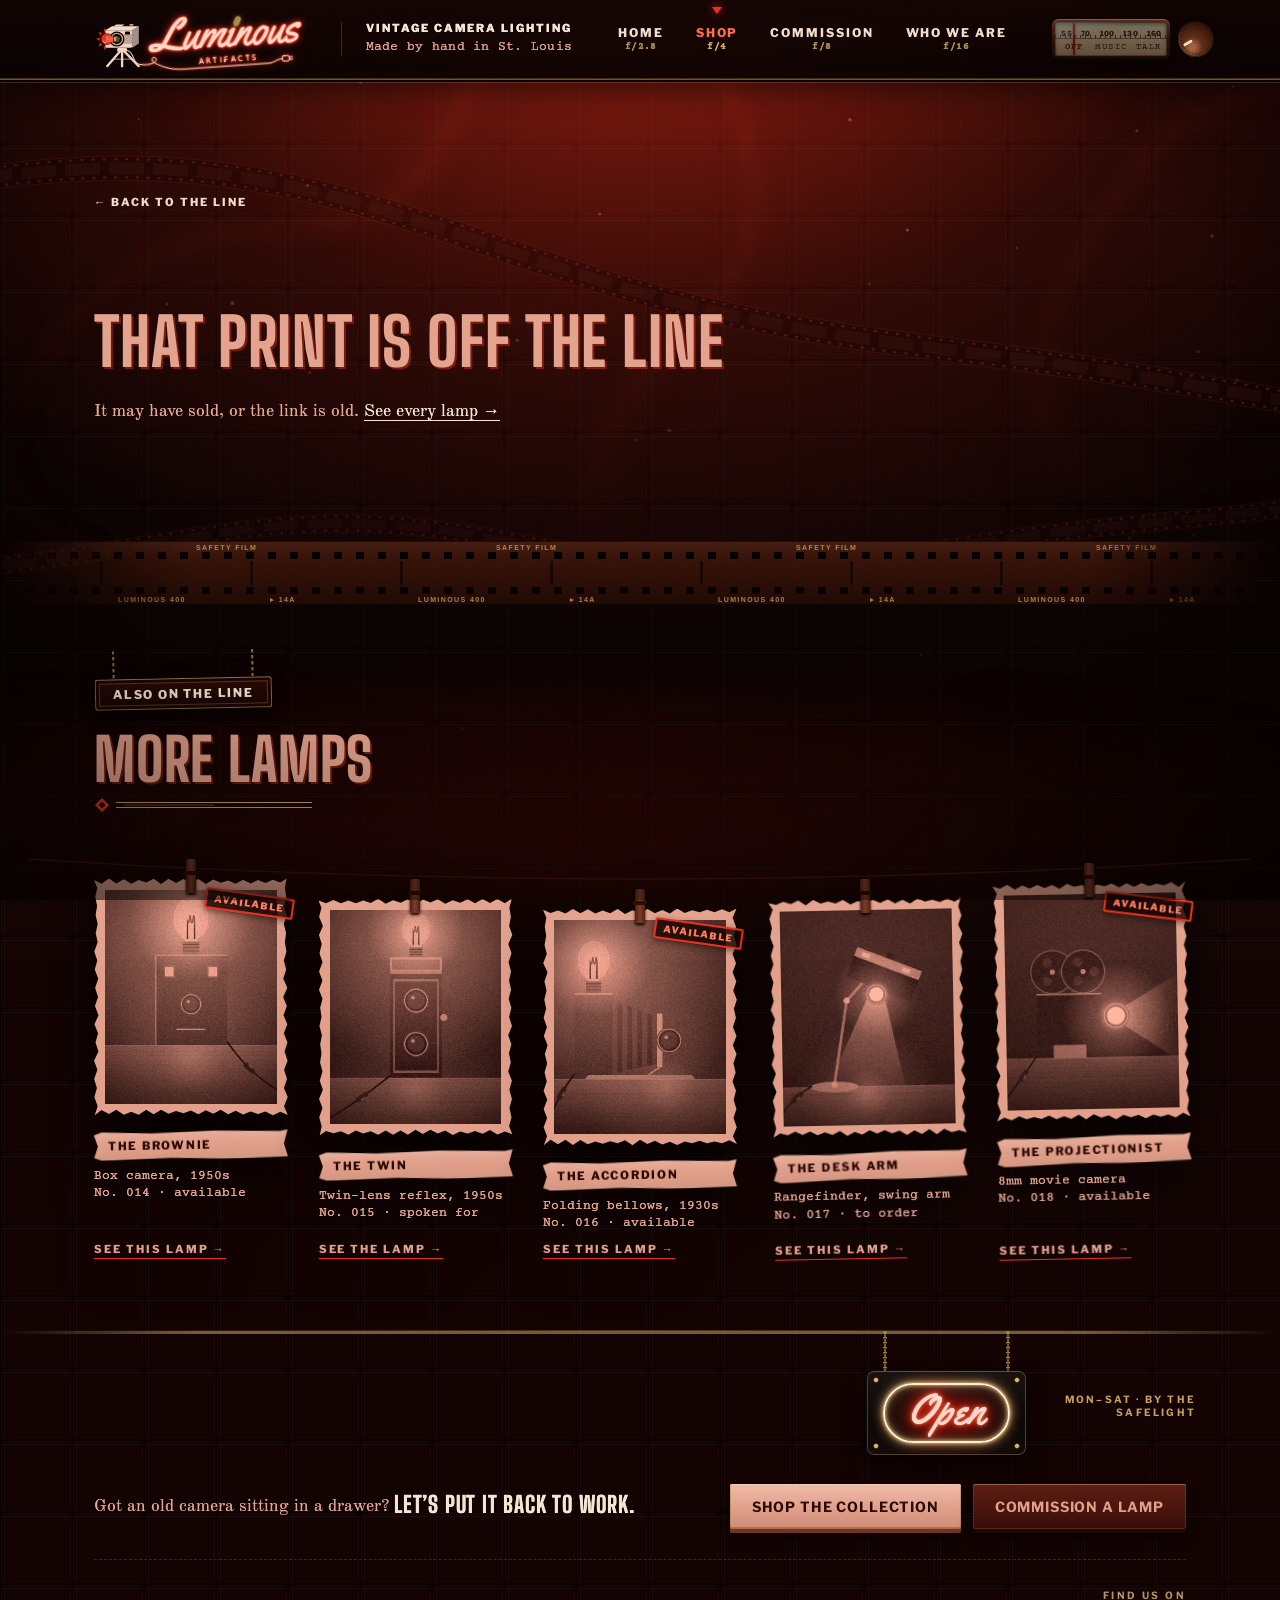
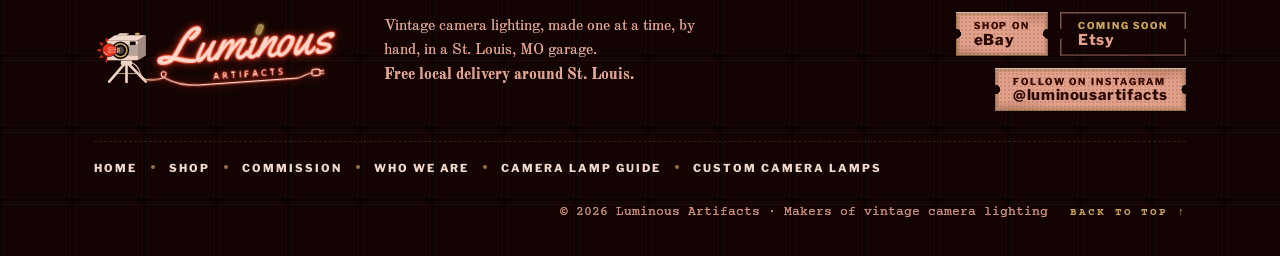
<file: lamp.html>
<!doctype html>
<html lang="en">
<head>
<meta charset="utf-8">
<title>Vintage Camera Lamp · Luminous Artifacts</title>
<meta name="viewport" content="width=device-width, initial-scale=1, viewport-fit=cover">
<meta name="description" content="A one-of-a-kind vintage camera lamp, converted by hand in St. Louis, MO.">
<meta name="theme-color" content="#140302">
<meta name="referrer" content="strict-origin-when-cross-origin">
<link rel="icon" href="brand/favicon.svg" type="image/svg+xml">
<link rel="icon" href="brand/favicon-32.png" sizes="32x32" type="image/png">
<link rel="apple-touch-icon" href="brand/apple-touch-icon.png">
<link rel="manifest" href="brand/site.webmanifest">
<meta property="og:type" content="website">
<meta property="og:site_name" content="Luminous Artifacts">
<meta property="og:title" content="Vintage Camera Lamp · Luminous Artifacts">
<meta property="og:description" content="A one-of-a-kind vintage camera lamp, converted by hand in St. Louis, MO.">
<meta property="og:image" content="https://luminousartifacts.store/brand/og-home.jpg">
<meta property="og:image:width" content="1200">
<meta property="og:image:height" content="630">
<meta property="og:image:alt" content="Luminous Artifacts neon sign: a vintage camera lamp on a tripod and the words Vintage Camera Lighting, made in St. Louis">
<meta name="twitter:card" content="summary_large_image">
<meta name="twitter:title" content="Vintage Camera Lamp · Luminous Artifacts">
<meta name="twitter:description" content="A one-of-a-kind vintage camera lamp, converted by hand in St. Louis, MO.">
<meta name="twitter:image" content="https://luminousartifacts.store/brand/og-home.jpg">
<link rel="canonical" href="https://luminousartifacts.store/lamp.html">
<meta property="og:url" content="https://luminousartifacts.store/lamp.html">
<meta property="og:locale" content="en_US">
<meta name="robots" content="noindex,follow">
<meta name="geo.region" content="US-MO">
<meta name="geo.placename" content="St. Louis">
<script type="application/ld+json">{"@context":"https://schema.org","@graph":[{"@type":["Organization","Store"],"@id":"https://luminousartifacts.store/#business","name":"Luminous Artifacts","alternateName":["Luminous Artifacts Vintage Camera Lighting","Luminous Artifacts Vintage Camera Lamps"],"url":"https://luminousartifacts.store/","logo":"https://luminousartifacts.store/brand/icon-512.png","image":"https://luminousartifacts.store/brand/og-home.jpg","description":"A small family-run workshop in St. Louis, Missouri that converts real vintage cameras into one-of-a-kind lamps by hand, and takes custom commissions from customers’ own cameras.","slogan":"Old cameras, put back to work.","address":{"@type":"PostalAddress","addressLocality":"St. Louis","addressRegion":"MO","addressCountry":"US"},"areaServed":{"@type":"Country","name":"United States"},"knowsAbout":["vintage camera lighting","vintage camera lamps","camera lamp conversion","upcycled vintage cameras","box cameras","twin-lens reflex cameras","folding bellows cameras","8mm movie cameras"],"sameAs":["https://www.instagram.com/luminousartifacts/","https://www.ebay.com/sch/i.html?_ssn=tirol28"]}]}</script>
<link rel="preload" href="fonts/big-shoulders-display-latin-800-normal.woff2" as="font" type="font/woff2" crossorigin>
<link rel="preload" href="fonts/old-standard-tt-latin-400-normal.woff2" as="font" type="font/woff2" crossorigin>
<link rel="stylesheet" href="fonts/fonts.css">
<link rel="stylesheet" href="site.css">

</head>
<body>
<svg width="0" height="0" style="position:absolute" aria-hidden="true">
  <symbol id="mark" viewBox="0 0 64 64">
    <defs><radialGradient id="halo"><stop offset="0" stop-color="var(--safe)" stop-opacity=".55"/><stop offset="1" stop-color="var(--safe)" stop-opacity="0"/></radialGradient></defs>
    <circle cx="15.34" cy="31.50" r="11.5" fill="url(#halo)"/>
    <g fill="var(--safe)" stroke="var(--safe)" stroke-width=".5" stroke-linejoin="round"><path d="M6.14 30.20L2.94 31.50L6.14 32.80z"/><path d="M7.29 36.14L5.57 39.13L8.89 38.19z"/><path d="M8.89 24.81L5.57 23.87L7.29 26.86z"/><path d="M11.70 40.05L12.13 43.48L14.21 40.72z"/><path d="M14.21 22.28L12.13 19.52L11.70 22.95z"/></g>
    <!-- wooden tripod -->
    <path d="M30 45L15 62.4M34 45L51 62.4M32 45.5V63" stroke="currentColor" stroke-width="2.6" stroke-linecap="round"/>
    <path d="M21.6 54.4h20.8" stroke="currentColor" stroke-width="1.1" opacity=".7"/>
    <rect x="26.4" y="41.6" width="11.2" height="4.4" rx="1.2" fill="currentColor"/>
    <path d="M37.6 44.2c4 1.2 6 4.4 7.4 8.6s3.4 7 7.6 7.8" fill="none" stroke="currentColor" stroke-width="1.3" stroke-linecap="round" opacity=".85"/>
    <!-- the camera, three-quarter view -->
    <path d="M13 21.6L20.6 16.8H51L43.4 21.6z" fill="currentColor"/>
    <path d="M13 21.6L20.6 16.8H51L43.4 21.6z" fill="#fff" opacity=".12"/>
    <path d="M43.4 21.6L51 16.8V36.6L43.4 41.4z" fill="currentColor"/>
    <path d="M43.4 21.6L51 16.8V36.6L43.4 41.4z" fill="var(--mark-bg,#0a0201)" opacity=".34"/>
    <rect x="13" y="21.6" width="30.4" height="19.8" rx="1.6" fill="currentColor"/>
    <rect x="13" y="25.6" width="30.4" height="11.4" fill="var(--mark-bg,#0a0201)" opacity=".24"/>
    <rect x="35.4" y="23" width="5.6" height="3.4" rx=".7" fill="var(--mark-bg,#0a0201)"/>
    <path d="M22.4 16.8l3-2h9.4l-3 2z" fill="currentColor"/>
    <rect x="40.4" y="14.2" width="4.6" height="2.2" rx=".9" fill="var(--gold,#c9a35a)"/>
    <!-- lens -->
    <circle cx="26" cy="31.5" r="8.6" fill="var(--mark-bg,#0a0201)"/>
    <circle cx="26" cy="31.5" r="6.4" fill="none" stroke="var(--gold,#c9a35a)" stroke-width="1.5"/>
    <circle cx="26" cy="31.5" r="3.6" fill="currentColor" opacity=".3"/>
    <!-- edison bulb screwed into the lens -->
    <g transform="translate(26 31.5) rotate(-90) scale(0.82)">
      <rect x="-3.4" y="-4.2" width="6.8" height="1.6" rx=".6" fill="var(--gold,#c9a35a)"/>
      <rect x="-3.1" y="-2.3" width="6.2" height="1.5" rx=".6" fill="var(--gold,#c9a35a)"/>
      <path d="M0 -21.6c-5 0-7.9 3.6-7.9 7.6 0 3.1 1.7 5 2.9 6.5.8 1 1.2 1.8 1.2 2.9h7.6c0-1.1.4-1.9 1.2-2.9 1.2-1.5 2.9-3.4 2.9-6.5 0-4-2.9-7.6-7.9-7.6z" fill="var(--safe)" stroke="var(--mark-bg,#0a0201)" stroke-width=".55"/>
      <path d="M-2.6-5.2l-.6-8.4M-.9-5.2l-.3-9.2M.9-5.2l.3-9.2M2.6-5.2l.6-8.4M-3.2-13.6c.7-1.8 1.4-1.8 2 0s1.4 1.8 2.4 0 1.4-1.8 2 0" fill="none" stroke="#ffd2c2" stroke-width=".55" stroke-linecap="round" opacity=".9"/>
      <path d="M-5.2-15.6a5 5 0 0 1 2.4-3.6" fill="none" stroke="#ffe6da" stroke-width="1" stroke-linecap="round"/>
    </g>
  </symbol>
  <symbol id="wordmark" viewBox="0 0 320 124" overflow="visible">
    <!-- a 1950s diner neon: the name bent in glass tube, the i dotted with a little bulb, ARTIFACTS in the same tube underneath -->
    <defs>
      <filter id="neonR" x="-20%" y="-50%" width="140%" height="200%" color-interpolation-filters="sRGB">
        <feGaussianBlur in="SourceAlpha" stdDeviation="2" result="a"/><feFlood flood-color="#ff3a1a"/><feComposite in2="a" operator="in" result="g1"/>
        <feGaussianBlur in="SourceAlpha" stdDeviation="6.5" result="b"/><feFlood flood-color="#e8301a" flood-opacity=".8"/><feComposite in2="b" operator="in" result="g2"/>
        <feMerge><feMergeNode in="g2"/><feMergeNode in="g1"/><feMergeNode in="SourceGraphic"/></feMerge></filter>
      <filter id="neonY" x="-60%" y="-60%" width="220%" height="220%" color-interpolation-filters="sRGB">
        <feGaussianBlur in="SourceAlpha" stdDeviation="1.6" result="a"/><feFlood flood-color="#ffc23a"/><feComposite in2="a" operator="in" result="g1"/>
        <feGaussianBlur in="SourceAlpha" stdDeviation="5" result="b"/><feFlood flood-color="#ffae2a" flood-opacity=".75"/><feComposite in2="b" operator="in" result="g2"/>
        <feMerge><feMergeNode in="g2"/><feMergeNode in="g1"/><feMergeNode in="SourceGraphic"/></feMerge></filter>
      <clipPath id="neonNoDot" clipPathUnits="userSpaceOnUse"><path clip-rule="evenodd" d="M-40-40H360V160H-40ZM158 8H196V41H158Z"/></clipPath>
    </defs>
    <g filter="url(#neonR)" transform="rotate(-4 160 62)">
      <text x="160" y="74" text-anchor="middle" textLength="276" lengthAdjust="spacingAndGlyphs" font-family="Yellowtail,'Brush Script MT',cursive" font-size="80" fill="#ffd9cb" stroke="#ff4a2a" stroke-width="1.6" paint-order="stroke" clip-path="url(#neonNoDot)">Luminous</text>
      <g class="neon-buzz">
        <!-- a lamp cord: it coils in from the left, runs under the word and ends in a plug -->
        <g fill="none" stroke="#ffd9cb" stroke-width="1.8" stroke-linecap="round" stroke-linejoin="round">
          <path d="M-1.4 97.3c8 1 16 2 24-1c6-2 9-8 4-10s-8 5-2 9c9 6 26 16 54 16h158c10 0 14-6.5 26-6.5"/>
          <rect x="262" y="99.5" width="13" height="10" rx="3"/>
          <path d="M275 102.2h6M275 106.8h6"/>
        </g>
        <text x="162" y="104.5" text-anchor="middle" font-family="'Tilt Neon','Libre Franklin',Arial,sans-serif" font-size="15" letter-spacing="4.5" fill="#ffd9cb" stroke="#ff4a2a" stroke-width=".5" paint-order="stroke">ARTIFACTS</text>
      </g>
    </g>
    <!-- the dot of the i is a little warm-yellow radio bulb (a T14 tube with a spiral filament), floating where the dot would be and tilted with the script -->
    <g class="ibulb lit" filter="url(#neonY)" transform="rotate(-4 160 62)">
      <g fill="none" stroke-linecap="round" stroke-linejoin="round" transform="translate(183.7 28.8) rotate(28) scale(.88) translate(-173.5 -20.5)">
        <path d="M169.1 26.2V17.2c0-3.2 1.9-4.9 4.4-4.9s4.4 1.7 4.4 4.9v9c0 1-.4 1.6-1 2.4H170.1c-.6-.8-1-1.4-1-2.4z" fill="#ffc94a" fill-opacity=".5" stroke="#ffe7a6" stroke-width="2"/>
        <path d="M170.4 30.6h6.2M170.9 32.2h5.2" stroke="#e8c27a" stroke-width="1.3"/>
        <path d="M172.4 28.4L173.5 25.6M174.8 28.4V16.4L173.5 16.4" stroke="#e8c27a" stroke-width=".45" opacity=".85"/>
        <path d="M175.08 24.54L175.02 24.42L174.93 24.30L174.79 24.19L174.63 24.09L174.44 23.99L174.23 23.91L173.99 23.84L173.75 23.78L173.50 23.73L173.25 23.70L173.01 23.68L172.77 23.68L172.56 23.69L172.37 23.70L172.21 23.73L172.07 23.77L171.98 23.81L171.92 23.85L171.90 23.90L171.92 23.95M175.08 23.01L175.02 22.89L174.93 22.77L174.79 22.66L174.63 22.55L174.44 22.46L174.23 22.37L173.99 22.30L173.75 22.25L173.50 22.20L173.25 22.17L173.01 22.15L172.77 22.14L172.56 22.15L172.37 22.17L172.21 22.20L172.07 22.23L171.98 22.27L171.92 22.32L171.90 22.37L171.92 22.41M175.08 21.48L175.02 21.35L174.93 21.24L174.79 21.12L174.63 21.02L174.44 20.93L174.23 20.84L173.99 20.77L173.75 20.71L173.50 20.67L173.25 20.64L173.01 20.62L172.77 20.61L172.56 20.62L172.37 20.64L172.21 20.66L172.07 20.70L171.98 20.74L171.92 20.79L171.90 20.83L171.92 20.88M175.10 20.07L175.08 19.94L175.02 19.82L174.93 19.70L174.79 19.59L174.63 19.49L174.44 19.39L174.23 19.31L173.99 19.24L173.75 19.18L173.50 19.13L173.25 19.10L173.01 19.08L172.77 19.08L172.56 19.09L172.37 19.10L172.21 19.13L172.07 19.17L171.98 19.21L171.92 19.25L171.90 19.30L171.92 19.35M175.10 18.53L175.08 18.41L175.02 18.29L174.93 18.17L174.79 18.06L174.63 17.95L174.44 17.86L174.23 17.77L173.99 17.70L173.75 17.65L173.50 17.60L173.25 17.57L173.01 17.55L172.77 17.54L172.56 17.55L172.37 17.57L172.21 17.60L172.07 17.63L171.98 17.67L171.92 17.72L171.90 17.77L171.92 17.81M175.10 17.00L175.08 16.88L175.02 16.75L174.93 16.64L174.79 16.52L174.63 16.42L174.44 16.33L174.23 16.24L173.99 16.17L173.75 16.11L173.50 16.07L173.25 16.04L173.01 16.02L172.77 16.01L172.56 16.02L172.37 16.04L172.21 16.06L172.07 16.10L171.98 16.14L171.92 16.19L171.90 16.23L171.92 16.28" stroke="#e8b060" stroke-width="0.5" opacity=".55"/>
        <path d="M173.50 25.60L173.75 25.55L173.99 25.50L174.23 25.43L174.44 25.34L174.63 25.25L174.79 25.14L174.93 25.03L175.02 24.91L175.08 24.79L175.10 24.67L175.08 24.54M171.92 23.95L171.98 23.99L172.07 24.03L172.21 24.07L172.37 24.10L172.56 24.11L172.77 24.12L173.01 24.12L173.25 24.10L173.50 24.07L173.75 24.02L173.99 23.96L174.23 23.89L174.44 23.81L174.63 23.71L174.79 23.61L174.93 23.50L175.02 23.38L175.08 23.26L175.10 23.13L175.08 23.01M171.92 22.41L171.98 22.46L172.07 22.50L172.21 22.54L172.37 22.56L172.56 22.58L172.77 22.59L173.01 22.58L173.25 22.56L173.50 22.53L173.75 22.49L173.99 22.43L174.23 22.36L174.44 22.27L174.63 22.18L174.79 22.08L174.93 21.96L175.02 21.85L175.08 21.72L175.10 21.60L175.08 21.48M171.92 20.88L171.98 20.93L172.07 20.97L172.21 21.00L172.37 21.03L172.56 21.05L172.77 21.06L173.01 21.05L173.25 21.03L173.50 21.00L173.75 20.95L173.99 20.90L174.23 20.83L174.44 20.74L174.63 20.65L174.79 20.54L174.93 20.43L175.02 20.31L175.08 20.19L175.10 20.07M171.92 19.35L171.98 19.39L172.07 19.43L172.21 19.47L172.37 19.50L172.56 19.51L172.77 19.52L173.01 19.52L173.25 19.50L173.50 19.47L173.75 19.42L173.99 19.36L174.23 19.29L174.44 19.21L174.63 19.11L174.79 19.01L174.93 18.90L175.02 18.78L175.08 18.66L175.10 18.53M171.92 17.81L171.98 17.86L172.07 17.90L172.21 17.94L172.37 17.96L172.56 17.98L172.77 17.99L173.01 17.98L173.25 17.96L173.50 17.93L173.75 17.89L173.99 17.83L174.23 17.76L174.44 17.67L174.63 17.58L174.79 17.48L174.93 17.36L175.02 17.25L175.08 17.12L175.10 17.00M171.92 16.28L171.98 16.33L172.07 16.37L172.21 16.40L172.37 16.43L172.56 16.45L172.77 16.46L173.01 16.45L173.25 16.43L173.50 16.40" stroke="#fff6d2" stroke-width="0.5"/>
        <path d="M170.6 15.8c.4-1 1.1-1.6 2-1.8" stroke="#fffaf0" stroke-width=".6" opacity=".8"/>
      </g>
    </g>
  </symbol>
  <symbol id="lockup" viewBox="0 0 400 124" overflow="visible">
    <!-- the whole sign: the camera lamp on its tripod, its cord running into the neon and under ARTIFACTS to the plug -->
    <use href="#mark" x="0" y="10" width="104" height="104"/>
    <use href="#wordmark" x="84" y="0" width="320" height="124"/>
  </symbol>
  <symbol id="seal" viewBox="0 0 120 120">
    <circle cx="60" cy="60" r="57" fill="none" stroke="currentColor" stroke-width="2.4"/>
    <circle cx="60" cy="60" r="53" fill="none" stroke="currentColor" stroke-width=".8"/>
    <circle cx="60" cy="60" r="31" fill="none" stroke="currentColor" stroke-width="1.4"/>
    <path id="sealTop" d="M26.2 79.5 A39 39 0 1 1 93.8 79.5" fill="none"/>
    <path id="sealBot" d="M19.3 83.5 A47 47 0 0 0 100.7 83.5" fill="none"/>
    <text font-family="Libre Franklin, Arial, sans-serif" font-weight="800" font-size="8.6" letter-spacing="1.5" fill="currentColor"><textPath href="#sealTop" startOffset="50%" text-anchor="middle">LUMINOUS ARTIFACTS</textPath></text>
    <text font-family="Libre Franklin, Arial, sans-serif" font-weight="700" font-size="7.6" letter-spacing="1.2" fill="currentColor"><textPath href="#sealBot" startOffset="50%" text-anchor="middle">ST. LOUIS, MO</textPath></text>
    
    <use href="#mark" x="38" y="36" width="44" height="44"/>
  </symbol>
</svg>
<div id="iris" aria-hidden="true"><canvas id="irisCanvas"></canvas></div>
<script>try{if(sessionStorage.getItem("lc-iris")==="1")document.getElementById("iris").classList.add("run","shut")}catch(e){}document.documentElement.classList.add("fl");try{if(!localStorage.getItem("lc-visited")&&!matchMedia("(prefers-reduced-motion: reduce)").matches)document.documentElement.classList.add("first")}catch(e){}setTimeout(function(){document.documentElement.classList.remove("fl")},1600)</script>
<canvas id="atmos" aria-hidden="true"></canvas>
<div class="breath" aria-hidden="true"></div>
<div class="haze" aria-hidden="true"><i></i><i></i></div>
<div class="vignette" aria-hidden="true"></div>

<a class="skip" href="#top">Skip to content</a>
<header class="masthead" id="masthead">
  <div class="wrap mh-in">
    <a class="logo" href="./" aria-label="Luminous Artifacts, home"><svg class="wm" role="img" aria-label="Luminous Artifacts"><use href="#lockup"/></svg></a>
    <p class="mh-tag">Vintage camera lighting<span>Made by hand in St. Louis</span></p>
    <nav class="mainnav" id="mainnav" aria-label="Main">
      <ol class="marks" id="marks">
            <li><a href="./">Home<small aria-hidden="true">f/2.8</small></a></li>
            <li><a href="shop.html" class="on" aria-current="page">Shop<small aria-hidden="true">f/4</small></a></li>
            <li><a href="commission.html">Commission<small aria-hidden="true">f/8</small></a></li>
            <li><a href="about.html">Who We Are<small aria-hidden="true">f/16</small></a></li>
          </ol>
      <i class="index" id="lensIndex" aria-hidden="true"></i>
    </nav>
    <div class="mh-tools">
      <button class="sound" id="soundBtn" type="button" data-mode="off" aria-label="Sound: Off. Click to change."><span class="dial" aria-hidden="true"><span class="glass"><span class="scale"><i>55</i><i>70</i><i>100</i><i>130</i><i>160</i></span><span class="bands"><em class="b-off">Off</em><em class="b-music">Music</em><em class="b-talk">Talk</em></span><span class="needle"></span></span></span><span class="knob" aria-hidden="true"></span><span class="sl">Sound<b id="soundState">Off</b></span></button>
      <button class="menu-btn" id="menuBtn" type="button" aria-expanded="false" aria-controls="mainnav" aria-label="Open the site menu"><span class="mb-ap" aria-hidden="true"></span><span class="mb-t" aria-hidden="true"></span></button>
    </div>
  </div>
</header>

<main id="top">
  <section class="lamp-sec">
    <div class="wrap">
      <div class="lamp-top"><a class="back" href="shop.html">&larr; Back to the line</a>
        <nav class="lamp-step" aria-label="Other lamps"><a class="ls" id="prevLamp" href="shop.html"></a><a class="ls" id="nextLamp" href="shop.html"></a></nav></div>
      <article class="lampcard" id="lamp" aria-live="polite">
        <figure class="lamp-photo"><span class="pin" aria-hidden="true"></span><div class="lamp-frame" id="lampFrame"></div></figure>
        <div class="lamp-info">
          <span class="dept" id="lampNo">No. 000</span>
          <h1 class="ph" id="lampTitle">On the line</h1>
          <p class="lamp-cam" id="lampCam"></p>
          <div class="lamp-buy">
            <span class="lamp-price" id="lampPrice" hidden></span>
            <span class="lamp-status" id="lampStatus"></span>
          </div>
          <div class="cta-pair" id="lampActions"></div>
          <p class="lamp-details" id="lampDetails" hidden></p>
          <dl class="lamp-specs">
            <dt>Converted from</dt><dd id="specCam">&mdash;</dd>
            <dt>Number</dt><dd id="specNo">&mdash;</dd>
            <dt>Made</dt><dd>By hand, in our garage in St. Louis, MO</dd>
            <dt>Stamped</dt><dd>Numbered and stamped on the base</dd>
            <dt>Delivery</dt><dd>Free local delivery around St. Louis. Farther afield, we ship it.</dd>
            <dt>Questions</dt><dd>Size, bulb and shipping: <a id="specAsk" href="commission.html">write to us</a> and the person at the bench writes back.</dd>
          </dl>
        </div>
      </article>
      <div class="lamp-missing" id="lampMissing" hidden>
        <h2 class="ph">That print is off the line</h2>
        <p>It may have sold, or the link is old. <a href="shop.html">See every lamp &rarr;</a></p>
      </div>
    </div>
  </section>
  <div class="reel" aria-hidden="true"><div class="reel-run"></div></div>
  <section class="line-sec more-sec">
    <div class="wrap">
      <div class="head"><div><span class="dept">Also on the line</span><h2>More Lamps</h2></div></div>
      <div id="lineRows"></div>
    </div>
  </section>
</main>

<footer>
<div class="storefront" aria-hidden="true"><div class="awning"></div><div class="openwin"><span class="neon-sign"><span class="open-neon">Open</span></span><span class="hours">Mon–Sat · by the safelight</span></div></div>
  <div class="wrap">
    <div class="foot-cta">
      <p>Got an old camera sitting in a drawer? <b>Let&rsquo;s put it back to work.</b></p>
      <span class="cta-pair"><a class="btn solid" href="shop.html" data-cta="footer-shop">Shop the collection</a><a class="btn" href="commission.html" data-cta="footer-commission">Commission a lamp</a></span>
    </div>
    <div class="foot-grid">
      <a class="foot-logo" href="#top" aria-label="Luminous Artifacts, back to top"><svg viewBox="0 0 400 124" role="img" aria-label="Luminous Artifacts"><use href="#lockup"/></svg></a>
      <p class="wholine">Vintage camera lighting, made one at a time, by hand, in a St. Louis, MO garage. <b>Free local delivery around St.&nbsp;Louis.</b></p>
      <nav class="elsewhere" aria-label="Find us elsewhere">
        <span class="ew-k">Find us on</span>
        <a class="ticket shoplink" data-shop="ebay" href="#"><small>Shop on</small>eBay</a>
        <a class="ticket shoplink" data-shop="etsy" href="#"><small>Shop on</small>Etsy</a>
        <a class="ticket shoplink" data-shop="instagram" href="#" aria-label="Follow @luminousartifacts on Instagram"><small>Follow on Instagram</small>@luminousartifacts</a>
      </nav>
    </div>
    <div class="foot-base">
      <nav class="foot-nav" aria-label="Site">
        <a href="./">Home</a><a href="shop.html">Shop</a><a href="commission.html">Commission</a><a href="about.html">Who We Are</a><a href="camera-lamps.html">Camera Lamp Guide</a><a href="custom-camera-lamp.html">Custom Camera Lamps</a>
      </nav>
      <p class="fsmall">&copy; 2026 Luminous Artifacts &middot; Makers of vintage camera lighting</p>
      <a class="totop" href="#top">Back to top &uarr;</a>
    </div>
  </div>
</footer>

<script src="site.js"></script>
<script>window.LAMPS=[];</script>
<script src="shop.js"></script>
<script>
/* a single lamp, chosen by the address (lamp.html#no-014 for a sample, lamp.html#p-<id> for a real print) */
(function(){
'use strict';
const {reduce,rng,renderScene,order,sfx}=window.LA;
const el=SHOP.el;

const $=id=>document.getElementById(id);
function show(){
  const key=window.LAMP_KEY||decodeURIComponent(location.hash.slice(1)),it=SHOP.find(key);
  $('lamp').hidden=!it;$('lampMissing').hidden=!!it;
  const others=SHOP.current().filter(x=>x!==it).slice(0,5);SHOP.renderLine($('lineRows'),others);
  // previous / next lamp on the line, wrapping around
  const all=SHOP.current(),i=all.indexOf(it),step=$('prevLamp').parentElement;step.hidden=!it||all.length<2;
  if(it&&all.length>1){const pv=all[(i-1+all.length)%all.length],nx=all[(i+1)%all.length];
    const P=$('prevLamp'),N=$('nextLamp');P.href=SHOP.lampHref(pv);N.href=SHOP.lampHref(nx);
    P.textContent='← '+SHOP.noOf(pv.no);N.textContent=SHOP.noOf(nx.no)+' →';
    P.setAttribute('aria-label','Previous lamp: '+(pv.title||SHOP.noOf(pv.no)));N.setAttribute('aria-label','Next lamp: '+(nx.title||SHOP.noOf(nx.no)))}
  if(!it){document.title='Off the line · Luminous Artifacts';return}
  const title=it.title||'Untitled lamp',no=SHOP.noOf(it.no),open=SHOP.isOpen(it),st=it.status||'available';
  document.title=title+' · '+no+' · Luminous Artifacts';
  $('lampNo').textContent=no;$('lampTitle').textContent=title;$('lampCam').textContent=it.camera?'Converted from a '+it.camera.charAt(0).toLowerCase()+it.camera.slice(1):'';
  $('specCam').textContent=it.camera||'Ask us';$('specNo').textContent=no;
  const frame=$('lampFrame');frame.textContent='';frame.appendChild(SHOP.picture(it,640,800,500));frame.style.clipPath=SHOP.deckle(7+(+it.no||0));
  const pr=$('lampPrice'),price=SHOP.fmtPrice(it.price);pr.hidden=!price;pr.textContent=/sold/i.test(st)?'Sold':price;pr.classList.toggle('sold',/sold/i.test(st));
  const stEl=$('lampStatus');stEl.textContent=st;stEl.dataset.open=open;
  const act=$('lampActions');act.textContent='';
  const bu=SHOP.buyUrl(it);
  if(open&&bu){const a=el('a','btn solid','Buy this lamp');a.href=bu;a.target='_blank';a.rel='noopener noreferrer';act.appendChild(a)}
  const ask=el('a',open&&bu?'btn':'btn solid',open?(bu?'Ask a question':'Ask about this lamp'):'Have one like it made');ask.href=SHOP.askHref(it);act.appendChild(ask);
  $('specAsk').href=SHOP.askHref(it);
  const d=$('lampDetails');d.hidden=!it.details;d.textContent=it.details||'';
}
show();addEventListener('hashchange',()=>{show();scrollTo({top:0})});
// swipe the photo sideways on a phone, or use the arrow keys, to flip to the next print
(function(){const ph=document.querySelector('.lamp-photo');let x0=null,y0=0;
  if(ph){ph.addEventListener('touchstart',e=>{const t=e.touches[0];x0=t.clientX;y0=t.clientY},{passive:true});
    ph.addEventListener('touchend',e=>{if(x0===null)return;const t=e.changedTouches[0],dx=t.clientX-x0,dy=t.clientY-y0;x0=null;
      if(Math.abs(dx)>60&&Math.abs(dx)>Math.abs(dy)*1.5)$(dx<0?'nextLamp':'prevLamp').click()},{passive:true})}
  addEventListener('keydown',e=>{if(e.altKey||e.ctrlKey||e.metaKey||/INPUT|TEXTAREA|SELECT/.test((e.target||{}).tagName||''))return;
    if(e.key==='ArrowRight')$('nextLamp').click();else if(e.key==='ArrowLeft')$('prevLamp').click()})})();
SHOP.onPrints(()=>show());
})();
</script>
</body>
</html>
</file>
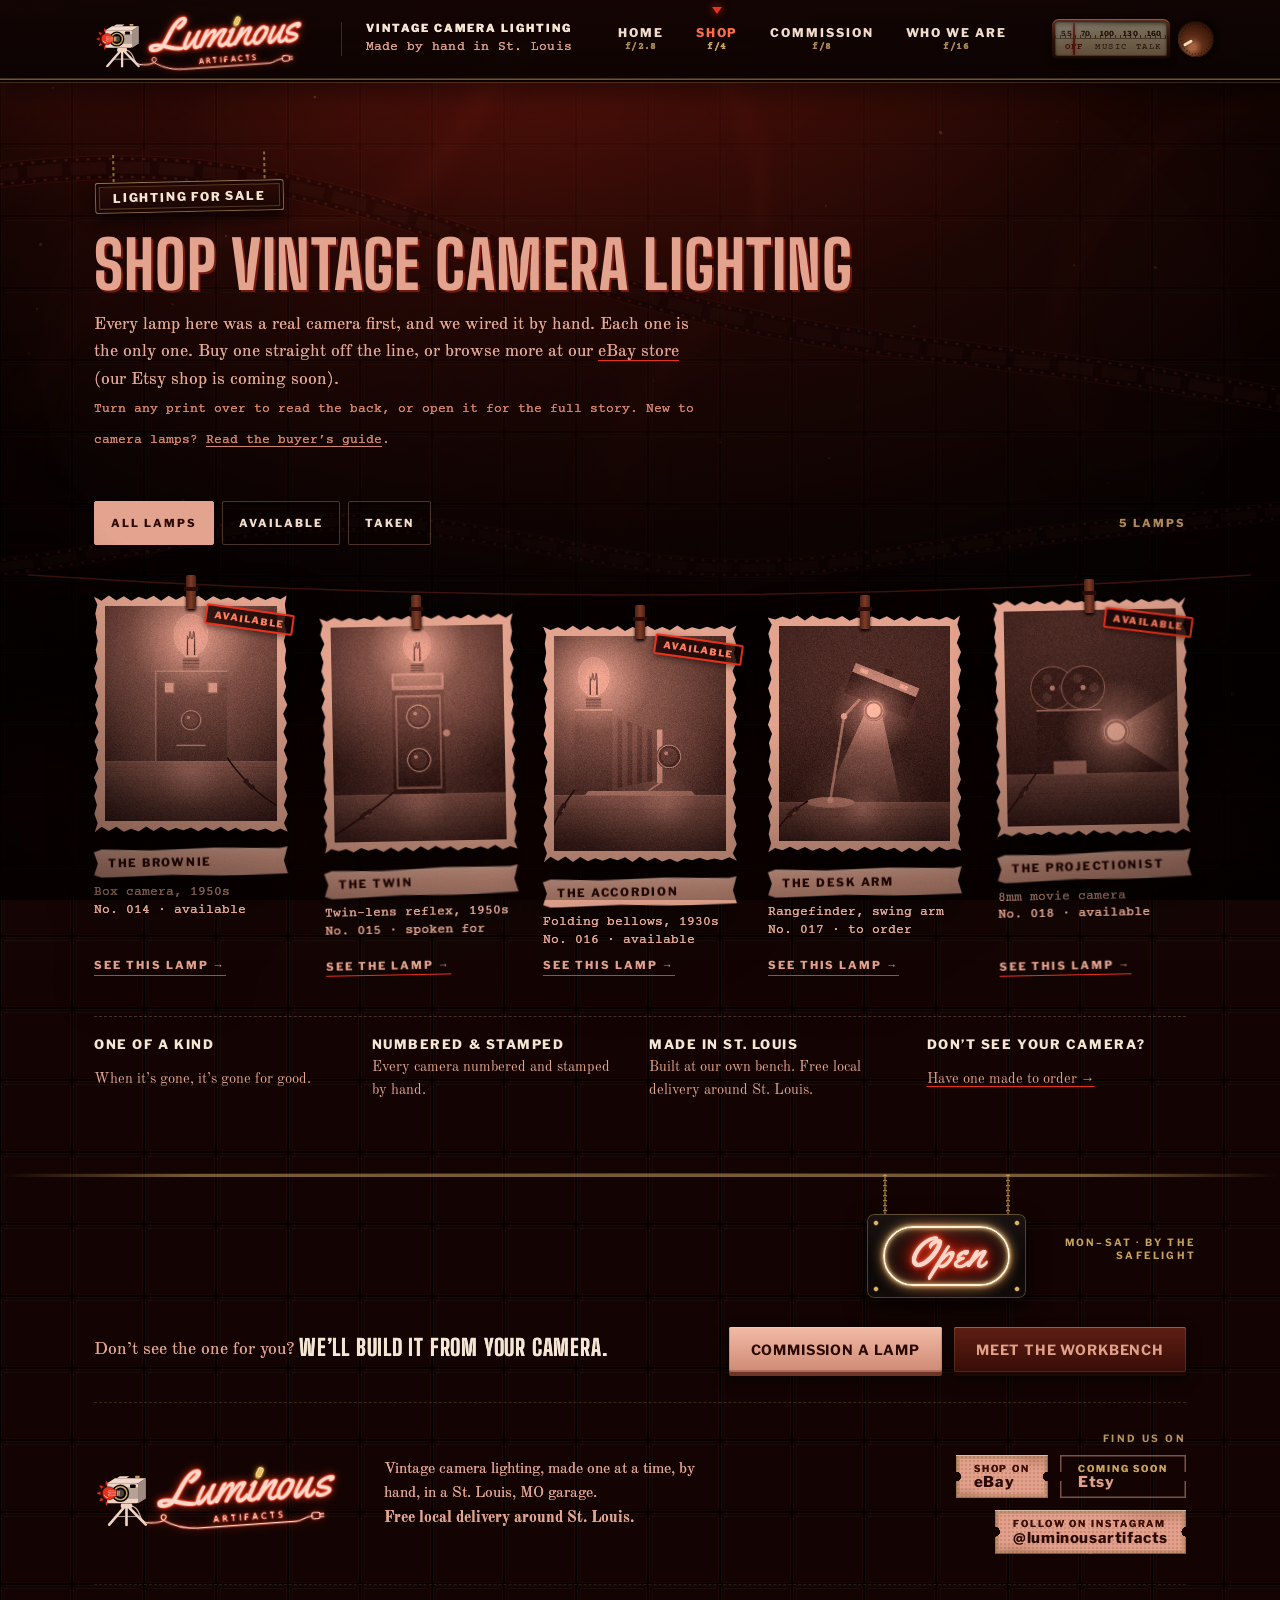
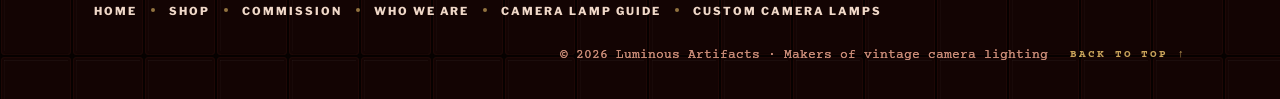
<file: shop.html>
<!doctype html>
<html lang="en">
<head>
<meta charset="utf-8">
<title>Shop Vintage Camera Lighting &amp; Camera Lamps | Luminous Artifacts</title>
<meta name="viewport" content="width=device-width, initial-scale=1, viewport-fit=cover">
<meta name="description" content="Shop one-of-a-kind vintage camera lighting: camera lamps each converted by hand from a real camera in St. Louis, MO. Numbered, stamped and ready to ship.">
<meta name="theme-color" content="#140302">
<meta name="referrer" content="strict-origin-when-cross-origin">
<link rel="icon" href="brand/favicon.svg" type="image/svg+xml">
<link rel="icon" href="brand/favicon-32.png" sizes="32x32" type="image/png">
<link rel="apple-touch-icon" href="brand/apple-touch-icon.png">
<link rel="manifest" href="brand/site.webmanifest">
<meta property="og:type" content="website">
<meta property="og:site_name" content="Luminous Artifacts">
<meta property="og:title" content="Shop Vintage Camera Lighting &amp; Camera Lamps | Luminous Artifacts">
<meta property="og:description" content="Shop one-of-a-kind vintage camera lighting: camera lamps each converted by hand from a real camera in St. Louis, MO. Numbered, stamped and ready to ship.">
<meta property="og:image" content="https://luminousartifacts.store/brand/og-shop.jpg">
<meta property="og:image:width" content="1200">
<meta property="og:image:height" content="630">
<meta property="og:image:alt" content="Shop vintage camera lighting: three one-of-a-kind camera lamps hanging on a darkroom drying line">
<meta name="twitter:card" content="summary_large_image">
<meta name="twitter:title" content="Shop Vintage Camera Lighting &amp; Camera Lamps | Luminous Artifacts">
<meta name="twitter:description" content="Shop one-of-a-kind vintage camera lighting: camera lamps each converted by hand from a real camera in St. Louis, MO. Numbered, stamped and ready to ship.">
<meta name="twitter:image" content="https://luminousartifacts.store/brand/og-shop.jpg">
<link rel="canonical" href="https://luminousartifacts.store/shop.html">
<meta property="og:url" content="https://luminousartifacts.store/shop.html">
<meta property="og:locale" content="en_US">
<meta name="robots" content="index,follow,max-image-preview:large">
<meta name="geo.region" content="US-MO">
<meta name="geo.placename" content="St. Louis">
<script type="application/ld+json">{"@context":"https://schema.org","@graph":[{"@type":["Organization","Store"],"@id":"https://luminousartifacts.store/#business","name":"Luminous Artifacts","alternateName":["Luminous Artifacts Vintage Camera Lighting","Luminous Artifacts Vintage Camera Lamps"],"url":"https://luminousartifacts.store/","logo":"https://luminousartifacts.store/brand/icon-512.png","image":"https://luminousartifacts.store/brand/og-home.jpg","description":"A small family-run workshop in St. Louis, Missouri that converts real vintage cameras into one-of-a-kind lamps by hand, and takes custom commissions from customers’ own cameras.","slogan":"Old cameras, put back to work.","address":{"@type":"PostalAddress","addressLocality":"St. Louis","addressRegion":"MO","addressCountry":"US"},"areaServed":{"@type":"Country","name":"United States"},"knowsAbout":["vintage camera lighting","vintage camera lamps","camera lamp conversion","upcycled vintage cameras","box cameras","twin-lens reflex cameras","folding bellows cameras","8mm movie cameras"],"sameAs":["https://www.instagram.com/luminousartifacts/","https://www.ebay.com/sch/i.html?_ssn=tirol28"]},{"@type":"CollectionPage","@id":"https://luminousartifacts.store/shop.html","url":"https://luminousartifacts.store/shop.html","name":"Shop Vintage Camera Lighting","isPartOf":{"@id":"https://luminousartifacts.store/#website"},"description":"Shop one-of-a-kind vintage camera lighting: camera lamps each converted by hand from a real camera in St. Louis, MO. Numbered, stamped and ready to ship."},{"@type":"BreadcrumbList","itemListElement":[{"@type":"ListItem","position":1,"name":"Home","item":"https://luminousartifacts.store/"},{"@type":"ListItem","position":2,"name":"Shop","item":"https://luminousartifacts.store/shop.html"}]}]}</script>
<link rel="preload" href="fonts/big-shoulders-display-latin-800-normal.woff2" as="font" type="font/woff2" crossorigin>
<link rel="preload" href="fonts/old-standard-tt-latin-400-normal.woff2" as="font" type="font/woff2" crossorigin>
<link rel="stylesheet" href="fonts/fonts.css">
<link rel="stylesheet" href="site.css">

</head>
<body>
<svg width="0" height="0" style="position:absolute" aria-hidden="true">
  <symbol id="mark" viewBox="0 0 64 64">
    <defs><radialGradient id="halo"><stop offset="0" stop-color="var(--safe)" stop-opacity=".55"/><stop offset="1" stop-color="var(--safe)" stop-opacity="0"/></radialGradient></defs>
    <circle cx="15.34" cy="31.50" r="11.5" fill="url(#halo)"/>
    <g fill="var(--safe)" stroke="var(--safe)" stroke-width=".5" stroke-linejoin="round"><path d="M6.14 30.20L2.94 31.50L6.14 32.80z"/><path d="M7.29 36.14L5.57 39.13L8.89 38.19z"/><path d="M8.89 24.81L5.57 23.87L7.29 26.86z"/><path d="M11.70 40.05L12.13 43.48L14.21 40.72z"/><path d="M14.21 22.28L12.13 19.52L11.70 22.95z"/></g>
    <!-- wooden tripod -->
    <path d="M30 45L15 62.4M34 45L51 62.4M32 45.5V63" stroke="currentColor" stroke-width="2.6" stroke-linecap="round"/>
    <path d="M21.6 54.4h20.8" stroke="currentColor" stroke-width="1.1" opacity=".7"/>
    <rect x="26.4" y="41.6" width="11.2" height="4.4" rx="1.2" fill="currentColor"/>
    <path d="M37.6 44.2c4 1.2 6 4.4 7.4 8.6s3.4 7 7.6 7.8" fill="none" stroke="currentColor" stroke-width="1.3" stroke-linecap="round" opacity=".85"/>
    <!-- the camera, three-quarter view -->
    <path d="M13 21.6L20.6 16.8H51L43.4 21.6z" fill="currentColor"/>
    <path d="M13 21.6L20.6 16.8H51L43.4 21.6z" fill="#fff" opacity=".12"/>
    <path d="M43.4 21.6L51 16.8V36.6L43.4 41.4z" fill="currentColor"/>
    <path d="M43.4 21.6L51 16.8V36.6L43.4 41.4z" fill="var(--mark-bg,#0a0201)" opacity=".34"/>
    <rect x="13" y="21.6" width="30.4" height="19.8" rx="1.6" fill="currentColor"/>
    <rect x="13" y="25.6" width="30.4" height="11.4" fill="var(--mark-bg,#0a0201)" opacity=".24"/>
    <rect x="35.4" y="23" width="5.6" height="3.4" rx=".7" fill="var(--mark-bg,#0a0201)"/>
    <path d="M22.4 16.8l3-2h9.4l-3 2z" fill="currentColor"/>
    <rect x="40.4" y="14.2" width="4.6" height="2.2" rx=".9" fill="var(--gold,#c9a35a)"/>
    <!-- lens -->
    <circle cx="26" cy="31.5" r="8.6" fill="var(--mark-bg,#0a0201)"/>
    <circle cx="26" cy="31.5" r="6.4" fill="none" stroke="var(--gold,#c9a35a)" stroke-width="1.5"/>
    <circle cx="26" cy="31.5" r="3.6" fill="currentColor" opacity=".3"/>
    <!-- edison bulb screwed into the lens -->
    <g transform="translate(26 31.5) rotate(-90) scale(0.82)">
      <rect x="-3.4" y="-4.2" width="6.8" height="1.6" rx=".6" fill="var(--gold,#c9a35a)"/>
      <rect x="-3.1" y="-2.3" width="6.2" height="1.5" rx=".6" fill="var(--gold,#c9a35a)"/>
      <path d="M0 -21.6c-5 0-7.9 3.6-7.9 7.6 0 3.1 1.7 5 2.9 6.5.8 1 1.2 1.8 1.2 2.9h7.6c0-1.1.4-1.9 1.2-2.9 1.2-1.5 2.9-3.4 2.9-6.5 0-4-2.9-7.6-7.9-7.6z" fill="var(--safe)" stroke="var(--mark-bg,#0a0201)" stroke-width=".55"/>
      <path d="M-2.6-5.2l-.6-8.4M-.9-5.2l-.3-9.2M.9-5.2l.3-9.2M2.6-5.2l.6-8.4M-3.2-13.6c.7-1.8 1.4-1.8 2 0s1.4 1.8 2.4 0 1.4-1.8 2 0" fill="none" stroke="#ffd2c2" stroke-width=".55" stroke-linecap="round" opacity=".9"/>
      <path d="M-5.2-15.6a5 5 0 0 1 2.4-3.6" fill="none" stroke="#ffe6da" stroke-width="1" stroke-linecap="round"/>
    </g>
  </symbol>
  <symbol id="wordmark" viewBox="0 0 320 124" overflow="visible">
    <!-- a 1950s diner neon: the name bent in glass tube, the i dotted with a little bulb, ARTIFACTS in the same tube underneath -->
    <defs>
      <filter id="neonR" x="-20%" y="-50%" width="140%" height="200%" color-interpolation-filters="sRGB">
        <feGaussianBlur in="SourceAlpha" stdDeviation="2" result="a"/><feFlood flood-color="#ff3a1a"/><feComposite in2="a" operator="in" result="g1"/>
        <feGaussianBlur in="SourceAlpha" stdDeviation="6.5" result="b"/><feFlood flood-color="#e8301a" flood-opacity=".8"/><feComposite in2="b" operator="in" result="g2"/>
        <feMerge><feMergeNode in="g2"/><feMergeNode in="g1"/><feMergeNode in="SourceGraphic"/></feMerge></filter>
      <filter id="neonY" x="-60%" y="-60%" width="220%" height="220%" color-interpolation-filters="sRGB">
        <feGaussianBlur in="SourceAlpha" stdDeviation="1.6" result="a"/><feFlood flood-color="#ffc23a"/><feComposite in2="a" operator="in" result="g1"/>
        <feGaussianBlur in="SourceAlpha" stdDeviation="5" result="b"/><feFlood flood-color="#ffae2a" flood-opacity=".75"/><feComposite in2="b" operator="in" result="g2"/>
        <feMerge><feMergeNode in="g2"/><feMergeNode in="g1"/><feMergeNode in="SourceGraphic"/></feMerge></filter>
      <clipPath id="neonNoDot" clipPathUnits="userSpaceOnUse"><path clip-rule="evenodd" d="M-40-40H360V160H-40ZM158 8H196V41H158Z"/></clipPath>
    </defs>
    <g filter="url(#neonR)" transform="rotate(-4 160 62)">
      <text x="160" y="74" text-anchor="middle" textLength="276" lengthAdjust="spacingAndGlyphs" font-family="Yellowtail,'Brush Script MT',cursive" font-size="80" fill="#ffd9cb" stroke="#ff4a2a" stroke-width="1.6" paint-order="stroke" clip-path="url(#neonNoDot)">Luminous</text>
      <g class="neon-buzz">
        <!-- a lamp cord: it coils in from the left, runs under the word and ends in a plug -->
        <g fill="none" stroke="#ffd9cb" stroke-width="1.8" stroke-linecap="round" stroke-linejoin="round">
          <path d="M-1.4 97.3c8 1 16 2 24-1c6-2 9-8 4-10s-8 5-2 9c9 6 26 16 54 16h158c10 0 14-6.5 26-6.5"/>
          <rect x="262" y="99.5" width="13" height="10" rx="3"/>
          <path d="M275 102.2h6M275 106.8h6"/>
        </g>
        <text x="162" y="104.5" text-anchor="middle" font-family="'Tilt Neon','Libre Franklin',Arial,sans-serif" font-size="15" letter-spacing="4.5" fill="#ffd9cb" stroke="#ff4a2a" stroke-width=".5" paint-order="stroke">ARTIFACTS</text>
      </g>
    </g>
    <!-- the dot of the i is a little warm-yellow radio bulb (a T14 tube with a spiral filament), floating where the dot would be and tilted with the script -->
    <g class="ibulb lit" filter="url(#neonY)" transform="rotate(-4 160 62)">
      <g fill="none" stroke-linecap="round" stroke-linejoin="round" transform="translate(183.7 28.8) rotate(28) scale(.88) translate(-173.5 -20.5)">
        <path d="M169.1 26.2V17.2c0-3.2 1.9-4.9 4.4-4.9s4.4 1.7 4.4 4.9v9c0 1-.4 1.6-1 2.4H170.1c-.6-.8-1-1.4-1-2.4z" fill="#ffc94a" fill-opacity=".5" stroke="#ffe7a6" stroke-width="2"/>
        <path d="M170.4 30.6h6.2M170.9 32.2h5.2" stroke="#e8c27a" stroke-width="1.3"/>
        <path d="M172.4 28.4L173.5 25.6M174.8 28.4V16.4L173.5 16.4" stroke="#e8c27a" stroke-width=".45" opacity=".85"/>
        <path d="M175.08 24.54L175.02 24.42L174.93 24.30L174.79 24.19L174.63 24.09L174.44 23.99L174.23 23.91L173.99 23.84L173.75 23.78L173.50 23.73L173.25 23.70L173.01 23.68L172.77 23.68L172.56 23.69L172.37 23.70L172.21 23.73L172.07 23.77L171.98 23.81L171.92 23.85L171.90 23.90L171.92 23.95M175.08 23.01L175.02 22.89L174.93 22.77L174.79 22.66L174.63 22.55L174.44 22.46L174.23 22.37L173.99 22.30L173.75 22.25L173.50 22.20L173.25 22.17L173.01 22.15L172.77 22.14L172.56 22.15L172.37 22.17L172.21 22.20L172.07 22.23L171.98 22.27L171.92 22.32L171.90 22.37L171.92 22.41M175.08 21.48L175.02 21.35L174.93 21.24L174.79 21.12L174.63 21.02L174.44 20.93L174.23 20.84L173.99 20.77L173.75 20.71L173.50 20.67L173.25 20.64L173.01 20.62L172.77 20.61L172.56 20.62L172.37 20.64L172.21 20.66L172.07 20.70L171.98 20.74L171.92 20.79L171.90 20.83L171.92 20.88M175.10 20.07L175.08 19.94L175.02 19.82L174.93 19.70L174.79 19.59L174.63 19.49L174.44 19.39L174.23 19.31L173.99 19.24L173.75 19.18L173.50 19.13L173.25 19.10L173.01 19.08L172.77 19.08L172.56 19.09L172.37 19.10L172.21 19.13L172.07 19.17L171.98 19.21L171.92 19.25L171.90 19.30L171.92 19.35M175.10 18.53L175.08 18.41L175.02 18.29L174.93 18.17L174.79 18.06L174.63 17.95L174.44 17.86L174.23 17.77L173.99 17.70L173.75 17.65L173.50 17.60L173.25 17.57L173.01 17.55L172.77 17.54L172.56 17.55L172.37 17.57L172.21 17.60L172.07 17.63L171.98 17.67L171.92 17.72L171.90 17.77L171.92 17.81M175.10 17.00L175.08 16.88L175.02 16.75L174.93 16.64L174.79 16.52L174.63 16.42L174.44 16.33L174.23 16.24L173.99 16.17L173.75 16.11L173.50 16.07L173.25 16.04L173.01 16.02L172.77 16.01L172.56 16.02L172.37 16.04L172.21 16.06L172.07 16.10L171.98 16.14L171.92 16.19L171.90 16.23L171.92 16.28" stroke="#e8b060" stroke-width="0.5" opacity=".55"/>
        <path d="M173.50 25.60L173.75 25.55L173.99 25.50L174.23 25.43L174.44 25.34L174.63 25.25L174.79 25.14L174.93 25.03L175.02 24.91L175.08 24.79L175.10 24.67L175.08 24.54M171.92 23.95L171.98 23.99L172.07 24.03L172.21 24.07L172.37 24.10L172.56 24.11L172.77 24.12L173.01 24.12L173.25 24.10L173.50 24.07L173.75 24.02L173.99 23.96L174.23 23.89L174.44 23.81L174.63 23.71L174.79 23.61L174.93 23.50L175.02 23.38L175.08 23.26L175.10 23.13L175.08 23.01M171.92 22.41L171.98 22.46L172.07 22.50L172.21 22.54L172.37 22.56L172.56 22.58L172.77 22.59L173.01 22.58L173.25 22.56L173.50 22.53L173.75 22.49L173.99 22.43L174.23 22.36L174.44 22.27L174.63 22.18L174.79 22.08L174.93 21.96L175.02 21.85L175.08 21.72L175.10 21.60L175.08 21.48M171.92 20.88L171.98 20.93L172.07 20.97L172.21 21.00L172.37 21.03L172.56 21.05L172.77 21.06L173.01 21.05L173.25 21.03L173.50 21.00L173.75 20.95L173.99 20.90L174.23 20.83L174.44 20.74L174.63 20.65L174.79 20.54L174.93 20.43L175.02 20.31L175.08 20.19L175.10 20.07M171.92 19.35L171.98 19.39L172.07 19.43L172.21 19.47L172.37 19.50L172.56 19.51L172.77 19.52L173.01 19.52L173.25 19.50L173.50 19.47L173.75 19.42L173.99 19.36L174.23 19.29L174.44 19.21L174.63 19.11L174.79 19.01L174.93 18.90L175.02 18.78L175.08 18.66L175.10 18.53M171.92 17.81L171.98 17.86L172.07 17.90L172.21 17.94L172.37 17.96L172.56 17.98L172.77 17.99L173.01 17.98L173.25 17.96L173.50 17.93L173.75 17.89L173.99 17.83L174.23 17.76L174.44 17.67L174.63 17.58L174.79 17.48L174.93 17.36L175.02 17.25L175.08 17.12L175.10 17.00M171.92 16.28L171.98 16.33L172.07 16.37L172.21 16.40L172.37 16.43L172.56 16.45L172.77 16.46L173.01 16.45L173.25 16.43L173.50 16.40" stroke="#fff6d2" stroke-width="0.5"/>
        <path d="M170.6 15.8c.4-1 1.1-1.6 2-1.8" stroke="#fffaf0" stroke-width=".6" opacity=".8"/>
      </g>
    </g>
  </symbol>
  <symbol id="lockup" viewBox="0 0 400 124" overflow="visible">
    <!-- the whole sign: the camera lamp on its tripod, its cord running into the neon and under ARTIFACTS to the plug -->
    <use href="#mark" x="0" y="10" width="104" height="104"/>
    <use href="#wordmark" x="84" y="0" width="320" height="124"/>
  </symbol>
  <symbol id="seal" viewBox="0 0 120 120">
    <circle cx="60" cy="60" r="57" fill="none" stroke="currentColor" stroke-width="2.4"/>
    <circle cx="60" cy="60" r="53" fill="none" stroke="currentColor" stroke-width=".8"/>
    <circle cx="60" cy="60" r="31" fill="none" stroke="currentColor" stroke-width="1.4"/>
    <path id="sealTop" d="M26.2 79.5 A39 39 0 1 1 93.8 79.5" fill="none"/>
    <path id="sealBot" d="M19.3 83.5 A47 47 0 0 0 100.7 83.5" fill="none"/>
    <text font-family="Libre Franklin, Arial, sans-serif" font-weight="800" font-size="8.6" letter-spacing="1.5" fill="currentColor"><textPath href="#sealTop" startOffset="50%" text-anchor="middle">LUMINOUS ARTIFACTS</textPath></text>
    <text font-family="Libre Franklin, Arial, sans-serif" font-weight="700" font-size="7.6" letter-spacing="1.2" fill="currentColor"><textPath href="#sealBot" startOffset="50%" text-anchor="middle">ST. LOUIS, MO</textPath></text>
    
    <use href="#mark" x="38" y="36" width="44" height="44"/>
  </symbol>
</svg>
<div id="iris" aria-hidden="true"><canvas id="irisCanvas"></canvas></div>
<script>try{if(sessionStorage.getItem("lc-iris")==="1")document.getElementById("iris").classList.add("run","shut")}catch(e){}document.documentElement.classList.add("fl");try{if(!localStorage.getItem("lc-visited")&&!matchMedia("(prefers-reduced-motion: reduce)").matches)document.documentElement.classList.add("first")}catch(e){}setTimeout(function(){document.documentElement.classList.remove("fl")},1600)</script>
<canvas id="atmos" aria-hidden="true"></canvas>
<div class="breath" aria-hidden="true"></div>
<div class="haze" aria-hidden="true"><i></i><i></i></div>
<div class="vignette" aria-hidden="true"></div>

<a class="skip" href="#top">Skip to content</a>
<header class="masthead" id="masthead">
  <div class="wrap mh-in">
    <a class="logo" href="./" aria-label="Luminous Artifacts, home"><svg class="wm" role="img" aria-label="Luminous Artifacts"><use href="#lockup"/></svg></a>
    <p class="mh-tag">Vintage camera lighting<span>Made by hand in St. Louis</span></p>
    <nav class="mainnav" id="mainnav" aria-label="Main">
      <ol class="marks" id="marks">
            <li><a href="./">Home<small aria-hidden="true">f/2.8</small></a></li>
            <li><a href="shop.html" class="on" aria-current="page">Shop<small aria-hidden="true">f/4</small></a></li>
            <li><a href="commission.html">Commission<small aria-hidden="true">f/8</small></a></li>
            <li><a href="about.html">Who We Are<small aria-hidden="true">f/16</small></a></li>
          </ol>
      <i class="index" id="lensIndex" aria-hidden="true"></i>
    </nav>
    <div class="mh-tools">
      <button class="sound" id="soundBtn" type="button" data-mode="off" aria-label="Sound: Off. Click to change."><span class="dial" aria-hidden="true"><span class="glass"><span class="scale"><i>55</i><i>70</i><i>100</i><i>130</i><i>160</i></span><span class="bands"><em class="b-off">Off</em><em class="b-music">Music</em><em class="b-talk">Talk</em></span><span class="needle"></span></span></span><span class="knob" aria-hidden="true"></span><span class="sl">Sound<b id="soundState">Off</b></span></button>
      <button class="menu-btn" id="menuBtn" type="button" aria-expanded="false" aria-controls="mainnav" aria-label="Open the site menu"><span class="mb-ap" aria-hidden="true"></span><span class="mb-t" aria-hidden="true"></span></button>
    </div>
  </div>
</header>

<main id="top">
  <section class="line-sec shop-sec" id="line">
    <div class="wrap">
      <div class="head">
        <div><span class="dept">Lighting for sale</span><h1 class="ph">Shop Vintage Camera Lighting</h1></div>
        <p>Every lamp here was a real camera first, and we wired it by hand. Each one is the only one. Buy one straight off the line, or browse more at our <a class="shoplink" data-shop="ebay" href="#">eBay store</a><span class="if-link"> and <a class="shoplink" data-shop="etsy" href="#">Etsy shop</a></span>.<span class="hint">Turn any print over to read the back, or open it for the full story. New to camera lamps? <a href="camera-lamps.html">Read the buyer&rsquo;s guide</a>.</span></p>
      </div>
      <div class="filters" role="group" aria-label="Show">
        <button type="button" class="on" data-f="all" aria-pressed="true">All lamps</button><button type="button" data-f="open" aria-pressed="false">Available</button><button type="button" data-f="gone" aria-pressed="false" aria-label="Spoken for and sold">Taken</button>
        <span class="fcount" id="fcount" aria-live="polite"></span>
      </div>
      <div id="lineRows"></div>
      <p class="empty" id="empty" hidden>Nothing on this line right now. <a href="commission.html">Have one made to order &rarr;</a></p>
      <ul class="promises">
        <li><b>One of a kind</b><span>When it&rsquo;s gone, it&rsquo;s gone for good.</span></li>
        <li><b>Numbered &amp; stamped</b><span>Every camera numbered and stamped by hand.</span></li>
        <li><b>Made in St. Louis</b><span>Built at our own bench. Free local delivery around St. Louis.</span></li>
        <li><b>Don&rsquo;t see your camera?</b><span><a href="commission.html">Have one made to order &rarr;</a></span></li>
      </ul>

      <div class="drawer" id="drawer" hidden>
        <div class="dhead">
          <div><b>The negative drawer</b><span>Only you and your editors see this drawer. Visitors see the prints on the line.</span></div>
          <span class="dcount" id="dcount"></span>
        </div>
        <label class="drop" id="drop" for="photoInput">
          <input id="photoInput" type="file" accept="image/jpeg,image/png,image/webp" multiple>
          <b>Drop photos of finished lamps here</b>
          <span>or click to pick them. JPG, PNG or WebP. Big phone photos are shrunk before upload. Add a price and a checkout link to a lamp and a &ldquo;Buy this lamp&rdquo; button appears on its print.</span>
        </label>
        <div class="dstatus" id="dstatus" aria-live="polite"></div>
        <ol class="dlist" id="dlist"></ol>
        <div class="reqs">
          <b>Commission requests</b>
          <span class="rq-note">Envelopes sealed on this page land here. Only you and your editors can read them.</span>
          <ol id="reqList"><li class="rq-empty">No envelopes yet.</li></ol>
        </div>
      </div>
    </div>
  </section>
</main>

<footer>
<div class="storefront" aria-hidden="true"><div class="awning"></div><div class="openwin"><span class="neon-sign"><span class="open-neon">Open</span></span><span class="hours">Mon–Sat · by the safelight</span></div></div>
  <div class="wrap">
    <div class="foot-cta">
      <p>Don&rsquo;t see the one for you? <b>We&rsquo;ll build it from your camera.</b></p>
      <span class="cta-pair"><a class="btn solid" href="commission.html" data-cta="footer-commission">Commission a lamp</a><a class="btn" href="about.html" data-cta="footer-about">Meet the workbench</a></span>
    </div>
    <div class="foot-grid">
      <a class="foot-logo" href="#top" aria-label="Luminous Artifacts, back to top"><svg viewBox="0 0 400 124" role="img" aria-label="Luminous Artifacts"><use href="#lockup"/></svg></a>
      <p class="wholine">Vintage camera lighting, made one at a time, by hand, in a St. Louis, MO garage. <b>Free local delivery around St.&nbsp;Louis.</b></p>
      <nav class="elsewhere" aria-label="Find us elsewhere">
        <span class="ew-k">Find us on</span>
        <a class="ticket shoplink" data-shop="ebay" href="#"><small>Shop on</small>eBay</a>
        <a class="ticket shoplink" data-shop="etsy" href="#"><small>Shop on</small>Etsy</a>
        <a class="ticket shoplink" data-shop="instagram" href="#" aria-label="Follow @luminousartifacts on Instagram"><small>Follow on Instagram</small>@luminousartifacts</a>
      </nav>
    </div>
    <div class="foot-base">
      <nav class="foot-nav" aria-label="Site">
        <a href="./">Home</a><a href="shop.html">Shop</a><a href="commission.html">Commission</a><a href="about.html">Who We Are</a><a href="camera-lamps.html">Camera Lamp Guide</a><a href="custom-camera-lamp.html">Custom Camera Lamps</a>
      </nav>
      <p class="fsmall">&copy; 2026 Luminous Artifacts &middot; Makers of vintage camera lighting</p>
      <a class="totop" href="#top">Back to top &uarr;</a>
    </div>
  </div>
</footer>

<script src="site.js"></script>
<script>window.LAMPS=[];</script>
<script src="shop.js"></script>
<script>
/* shop: every lamp on the line, with a filter, and the owner's drawer */
(function(){
'use strict';
const {reduce,rng,renderScene,order,sfx}=window.LA;
const el=SHOP.el;

const lineRows=document.getElementById('lineRows'),fcount=document.getElementById('fcount'),empty=document.getElementById('empty');
let items=SHOP.current(),f='all';
function draw(){const list=items.filter(it=>f==='all'||(f==='open'?SHOP.isOpen(it):!SHOP.isOpen(it)));
  SHOP.renderLine(lineRows,list);empty.hidden=list.length>0;fcount.textContent=list.length+(list.length===1?' lamp':' lamps')}
document.querySelectorAll('.filters button').forEach(b=>b.addEventListener('click',()=>{f=b.dataset.f;
  document.querySelectorAll('.filters button').forEach(x=>{const on=x===b;x.classList.toggle('on',on);x.setAttribute('aria-pressed',on)});sfx.click();draw()}));
SHOP.onPrints(list=>{items=list;draw()});
/* ---------- live prints + the owner's drawer ---------- */
(async()=>{
  const conn=await SHOP.ready;if(!conn)return;const {db,col}=conn;
  const assets=await window.claude.use('assets');            // writers only; null for visitors
  if(!assets)return;
  let PRINTS=SHOP.prints();
  const drawer=document.getElementById('drawer'),dlist=document.getElementById('dlist'),dstatus=document.getElementById('dstatus'),dcount=document.getElementById('dcount');
  const say=m=>{dstatus.textContent=m};
  SHOP.onPrints(()=>{PRINTS=SHOP.prints();renderDrawer()});
  drawer.hidden=false;renderDrawer();
  // incoming commission requests
  const reqList=document.getElementById('reqList');
  db.collection('commissions').onSnapshot(snap=>{
    const all=[];snap.docs.forEach(d=>{const v=d.data()||{};(v.requests||[]).forEach(r=>all.push(r))});
    all.sort((a,b)=>String(b.sentAt).localeCompare(String(a.sentAt)));
    reqList.textContent='';
    if(!all.length){reqList.appendChild(el('li','rq-empty','No envelopes yet.'));return}
    all.forEach(r=>{const li=el('li');const h=el('div','rq-h');h.append(el('b',null,r.name||'No name'),el('span',null,' \u00b7 '+(r.email||'')),el('time',null,r.sentAt?new Date(r.sentAt).toLocaleString():''));
      li.appendChild(h);
      const bits=[r.camera&&('Camera: '+r.camera),r.source&&('Source: '+(r.source==='find'?'find me one':'sending mine')),r.lamp&&('Lamp: '+r.lamp),r.city&&('Ship to: '+r.city)].filter(Boolean);
      li.appendChild(el('p',null,bits.join(' \u00b7 ')));if(r.message)li.appendChild(el('p','rq-msg',r.message));reqList.appendChild(li)});
  },()=>{});

  function nextNo(){return Math.max(13,...PRINTS.map(p=>+p.no||0))+1}
  async function shrink(file){
    const url=URL.createObjectURL(file);
    try{const im=await new Promise((res,rej)=>{const i=new Image();i.onload=()=>res(i);i.onerror=rej;i.src=url});
      const max=1600,s=Math.min(1,max/Math.max(im.naturalWidth,im.naturalHeight));
      if(s===1&&file.size<2.5e6)return file;
      const cv=document.createElement('canvas');cv.width=Math.round(im.naturalWidth*s);cv.height=Math.round(im.naturalHeight*s);
      cv.getContext('2d').drawImage(im,0,0,cv.width,cv.height);
      return await new Promise(res=>cv.toBlob(b=>res(b||file),'image/jpeg',.86))}
    catch(e){return file}finally{URL.revokeObjectURL(url)}}
  const why={too_large:'is over 20 MB',unsupported_type:'isn’t a JPG, PNG or WebP',quota_or_state:'didn’t fit; the photo storage is full',rate_limited:'was sent too fast; wait a moment and try again'};
  async function addFiles(files){
    files=[...files].filter(f=>/^image\/(jpeg|png|webp)$/.test(f.type));
    if(!files.length){say('Only JPG, PNG or WebP photos go in the drawer.');return}
    let ok=0,no=nextNo(),base=Date.now();
    for(let i=0;i<files.length;i++){
      say(`Developing ${i+1} of ${files.length}…`);
      try{const blob=await shrink(files[i]);
        const up=await assets.upload(blob,{type:blob.type||files[i].type});
        const name=files[i].name.replace(/\.[^.]+$/,'').replace(/[_-]+/g,' ').trim();
        await col.doc().set({assetId:up.id,title:name?name.charAt(0).toUpperCase()+name.slice(1):'Untitled lamp',camera:'',status:'available',no:no++,order:base+i,createdAt:new Date().toISOString()});
        ok++;sfx.paper()}
      catch(e){say(`${files[i].name} ${why[e&&e.code]||'couldn’t be uploaded'}.`);await new Promise(r=>setTimeout(r,1800))}}
    say(ok?`${ok} print${ok>1?'s':''} hung on the line. Give ${ok>1?'them':'it'} a name below.`:'Nothing was hung.');
  }
  const drop=document.getElementById('drop'),input=document.getElementById('photoInput');
  input.addEventListener('change',()=>{addFiles(input.files);input.value=''});
  ['dragenter','dragover'].forEach(ev=>drop.addEventListener(ev,e=>{e.preventDefault();drop.classList.add('over')}));
  ['dragleave','drop'].forEach(ev=>drop.addEventListener(ev,e=>{e.preventDefault();drop.classList.remove('over')}));
  drop.addEventListener('drop',e=>{if(e.dataTransfer)addFiles(e.dataTransfer.files)});

  function renderDrawer(){
    const n=PRINTS.length;dcount.textContent=n?`${n} print${n>1?'s':''} on the line`:'Showing sample prints until you add your own';
    if(dlist.contains(document.activeElement))return;   // don't yank a field out from under the typist
    dlist.textContent='';
    PRINTS.forEach((p,i)=>{
      const li=el('li');const im=new Image();im.src=SHOP.blobUrl(p.assetId);im.alt='';li.appendChild(im);
      const fs=el('div','dfields');
      const fld=(lab,key,type)=>{const l=el('label');l.append(lab);let inp;
        if(type==='status'){inp=el('select');['available','spoken for','to order','sold'].forEach(o=>{const op=el('option',null,o);op.value=o;inp.appendChild(op)});inp.value=p.status||'available'}
        else{inp=el('input');inp.type=type||'text';inp.value=p[key]??'';if(type==='number'){inp.min=1;inp.step=1}}
        inp.id=`f-${key}-${p.id}`;l.appendChild(inp);fs.appendChild(l);
        inp.addEventListener('change',async()=>{let v=inp.value.trim();if(type==='number')v=parseInt(v,10)||p.no;
          if(v===p[key])return;try{await col.doc(p.id).update({[key]:v});say('Saved.')}catch(e){say('That change didn’t save. Try again.')}})};
      fld('No.','no','number');fld('Name','title');fld('Converted from','camera');fld('Status','status','status');fld('Price ($)','price');fld('Buy link (checkout URL)','buyUrl','url');fld('Details for the lamp page (size, bulb, cord, story)','details');
      li.appendChild(fs);
      const act=el('div','dact');
      const mv=(lab,d)=>{const b=el('button',null,lab);b.type='button';b.disabled=!PRINTS[i+d];
        b.addEventListener('click',async()=>{const o=PRINTS[i+d];if(!o)return;try{await col.doc(p.id).update({order:o.order});await col.doc(o.id).update({order:p.order})}catch(e){say('Couldn’t move it. Try again.')}});act.appendChild(b)};
      mv('← Left',-1);mv('Right →',1);
      const rm=el('button',null,'Take down');rm.type='button';let armed=false;
      rm.addEventListener('click',async()=>{
        if(!armed){armed=true;rm.textContent='Really? Click again';rm.classList.add('really');setTimeout(()=>{armed=false;rm.textContent='Take down';rm.classList.remove('really')},3500);return}
        try{await col.doc(p.id).delete();await assets.delete(p.assetId);say('Taken down.')}catch(e){say('Couldn’t take it down. Try again.')}});
      act.appendChild(rm);li.appendChild(act);dlist.appendChild(li)})
  }
})();


})();
</script>
</body>
</html>
</file>
<file: fonts/fonts.css>
/* the typefaces of the site, served from here (all SIL Open Font License) */
@font-face{font-family:'Yellowtail';font-style:normal;font-weight:400;font-display:swap;src:url(yellowtail-latin-400-normal.woff2) format('woff2');unicode-range:U+0000-00FF,U+0131,U+0152-0153,U+02BB-02BC,U+02C6,U+02DA,U+02DC,U+0304,U+0308,U+0329,U+2000-206F,U+20AC,U+2122,U+2191,U+2193,U+2212,U+2215,U+FEFF,U+FFFD}
@font-face{font-family:'Big Shoulders Display';font-style:normal;font-weight:800;font-display:swap;src:url(big-shoulders-display-latin-800-normal.woff2) format('woff2');unicode-range:U+0000-00FF,U+0131,U+0152-0153,U+02BB-02BC,U+02C6,U+02DA,U+02DC,U+0304,U+0308,U+0329,U+2000-206F,U+20AC,U+2122,U+2191,U+2193,U+2212,U+2215,U+FEFF,U+FFFD}
@font-face{font-family:'Big Shoulders Display';font-style:normal;font-weight:900;font-display:swap;src:url(big-shoulders-display-latin-900-normal.woff2) format('woff2');unicode-range:U+0000-00FF,U+0131,U+0152-0153,U+02BB-02BC,U+02C6,U+02DA,U+02DC,U+0304,U+0308,U+0329,U+2000-206F,U+20AC,U+2122,U+2191,U+2193,U+2212,U+2215,U+FEFF,U+FFFD}
@font-face{font-family:'Old Standard TT';font-style:normal;font-weight:400;font-display:swap;src:url(old-standard-tt-latin-400-normal.woff2) format('woff2');unicode-range:U+0000-00FF,U+0131,U+0152-0153,U+02BB-02BC,U+02C6,U+02DA,U+02DC,U+0304,U+0308,U+0329,U+2000-206F,U+20AC,U+2122,U+2191,U+2193,U+2212,U+2215,U+FEFF,U+FFFD}
@font-face{font-family:'Old Standard TT';font-style:normal;font-weight:700;font-display:swap;src:url(old-standard-tt-latin-700-normal.woff2) format('woff2');unicode-range:U+0000-00FF,U+0131,U+0152-0153,U+02BB-02BC,U+02C6,U+02DA,U+02DC,U+0304,U+0308,U+0329,U+2000-206F,U+20AC,U+2122,U+2191,U+2193,U+2212,U+2215,U+FEFF,U+FFFD}
@font-face{font-family:'Old Standard TT';font-style:italic;font-weight:400;font-display:swap;src:url(old-standard-tt-latin-400-italic.woff2) format('woff2');unicode-range:U+0000-00FF,U+0131,U+0152-0153,U+02BB-02BC,U+02C6,U+02DA,U+02DC,U+0304,U+0308,U+0329,U+2000-206F,U+20AC,U+2122,U+2191,U+2193,U+2212,U+2215,U+FEFF,U+FFFD}
@font-face{font-family:'Tilt Neon';font-style:normal;font-weight:400;font-display:swap;src:url(tilt-neon-latin-400-normal.woff2) format('woff2');unicode-range:U+0000-00FF,U+0131,U+0152-0153,U+02BB-02BC,U+02C6,U+02DA,U+02DC,U+0304,U+0308,U+0329,U+2000-206F,U+20AC,U+2122,U+2191,U+2193,U+2212,U+2215,U+FEFF,U+FFFD}
@font-face{font-family:'Courier Prime';font-style:normal;font-weight:400;font-display:swap;src:url(courier-prime-latin-400-normal.woff2) format('woff2');unicode-range:U+0000-00FF,U+0131,U+0152-0153,U+02BB-02BC,U+02C6,U+02DA,U+02DC,U+0304,U+0308,U+0329,U+2000-206F,U+20AC,U+2122,U+2191,U+2193,U+2212,U+2215,U+FEFF,U+FFFD}
@font-face{font-family:'Courier Prime';font-style:normal;font-weight:700;font-display:swap;src:url(courier-prime-latin-700-normal.woff2) format('woff2');unicode-range:U+0000-00FF,U+0131,U+0152-0153,U+02BB-02BC,U+02C6,U+02DA,U+02DC,U+0304,U+0308,U+0329,U+2000-206F,U+20AC,U+2122,U+2191,U+2193,U+2212,U+2215,U+FEFF,U+FFFD}
@font-face{font-family:'Libre Franklin';font-style:normal;font-weight:400;font-display:swap;src:url(libre-franklin-latin-400-normal.woff2) format('woff2');unicode-range:U+0000-00FF,U+0131,U+0152-0153,U+02BB-02BC,U+02C6,U+02DA,U+02DC,U+0304,U+0308,U+0329,U+2000-206F,U+20AC,U+2122,U+2191,U+2193,U+2212,U+2215,U+FEFF,U+FFFD}
@font-face{font-family:'Libre Franklin';font-style:normal;font-weight:700;font-display:swap;src:url(libre-franklin-latin-700-normal.woff2) format('woff2');unicode-range:U+0000-00FF,U+0131,U+0152-0153,U+02BB-02BC,U+02C6,U+02DA,U+02DC,U+0304,U+0308,U+0329,U+2000-206F,U+20AC,U+2122,U+2191,U+2193,U+2212,U+2215,U+FEFF,U+FFFD}
@font-face{font-family:'Libre Franklin';font-style:normal;font-weight:800;font-display:swap;src:url(libre-franklin-latin-800-normal.woff2) format('woff2');unicode-range:U+0000-00FF,U+0131,U+0152-0153,U+02BB-02BC,U+02C6,U+02DA,U+02DC,U+0304,U+0308,U+0329,U+2000-206F,U+20AC,U+2122,U+2191,U+2193,U+2212,U+2215,U+FEFF,U+FFFD}
@font-face{font-family:'Libre Franklin';font-style:normal;font-weight:900;font-display:swap;src:url(libre-franklin-latin-900-normal.woff2) format('woff2');unicode-range:U+0000-00FF,U+0131,U+0152-0153,U+02BB-02BC,U+02C6,U+02DA,U+02DC,U+0304,U+0308,U+0329,U+2000-206F,U+20AC,U+2122,U+2191,U+2193,U+2212,U+2215,U+FEFF,U+FFFD}
</file>
<file: site.css>
:root{
  --black:#040100;     /* where the safelight doesn't reach */
  --safe:#e8301a;      /* the bulb */
  --paper:#e2a08a;     /* photo paper under red light */
  --paper-lo:#b97461;  /* paper in shadow */
  --ink:#2b0904;       /* type and grease pencil on paper */
  --text:#d98a72;      /* typed text on the dark */
  --dim:#6e2416;       /* faint labels on the dark */
  --cream:#f5e6d3;--cream-line:rgba(255,240,224,.2);--gold:#c9a35a;--gold-hi:#ead29a;--gold-lo:#7d6230;--gold-line:rgba(201,163,90,.28);
  --f-box:"Libre Franklin","Franklin Gothic Medium","Arial Narrow",Arial,sans-serif;
  --f-type:"Special Elite","American Typewriter","Courier New",monospace;
  --f-script:"Yellowtail","Brush Script MT","Segoe Script",cursive;
  --f-poster:"League Gothic","Oswald","Arial Narrow",Impact,sans-serif;   /* Alternate Gothic, the poster and catalog headline face of the 40s and 50s */
  --f-body:"Courier Prime","Courier New",monospace;                        /* a clean office typewriter for reading */
  --age:radial-gradient(ellipse 40% 30% at 85% 12%,rgba(90,30,10,.16),transparent 70%),radial-gradient(ellipse 30% 25% at 10% 90%,rgba(90,30,10,.14),transparent 70%),radial-gradient(rgba(43,9,4,.13) 1px,transparent 1.4px);
  --age-size:auto,auto,4px 4px;
  /* one spacing system for the whole site */
  --sec:clamp(44px,5.6vw,72px);          /* space above and below every section */
  --sec-first:clamp(26px,3.6vw,48px);    /* the first section sits closer to the header */
  --head-gap:clamp(26px,3.2vw,40px);     /* section heading to its content */
  --stack:clamp(16px,1.8vw,22px);        /* heading to paragraph, paragraph to list */
  --chain:30px;                          /* room for a hanging sign's chains */
  color-scheme:dark;
}
*{box-sizing:border-box}
[hidden]{display:none!important}
html{background:var(--black);scroll-behavior:smooth;overflow-x:clip}
body{margin:0;overflow-x:clip;color:var(--text);font:400 16.5px/1.65 var(--f-body);letter-spacing:.01em;
  background:
    radial-gradient(85vw 85vh at 50% 0%,rgba(232,48,26,.42),rgba(232,48,26,.13) 45%,rgba(0,0,0,.4) 82%) fixed,
    url("data:image/svg+xml,%3Csvg xmlns='http://www.w3.org/2000/svg' width='72' height='72'%3E%3Crect width='72' height='72' fill='%23060100'/%3E%3Crect x='1.5' y='1.5' width='69' height='69' rx='2.5' fill='%23130403'/%3E%3Crect x='1.5' y='1.5' width='69' height='69' rx='2.5' fill='none' stroke='%231e0705' stroke-width='1'/%3E%3Cpath d='M4 4.5h64' stroke='%23fff' stroke-opacity='.035' stroke-width='1.2'/%3E%3Cpath d='M4.5 4v63' stroke='%23fff' stroke-opacity='.02'/%3E%3Cpath d='M68 70h-63' stroke='%23000' stroke-opacity='.35'/%3E%3C/svg%3E"),
    var(--black)}
::selection{background:rgba(201,163,90,.35);color:#fff4e0}
a{color:inherit}
:focus-visible{outline:2px dashed var(--paper);outline-offset:4px}
p{margin:0}
p,dd,small,.out,.lede{text-shadow:0 0 .6px currentColor}
.wrap{max-width:1180px;margin:0 auto;padding-inline:clamp(16px,4vw,44px);position:relative;z-index:2}

/* ---------- shared pieces ---------- */
.tape{display:inline-block;background:linear-gradient(180deg,rgba(255,250,240,.16),rgba(255,250,240,0) 40%,rgba(0,0,0,.06)),var(--paper);color:var(--ink);
  font:700 13px/1 var(--f-box);text-transform:uppercase;letter-spacing:.12em;padding:8px 14px 7px;transform:rotate(var(--r,-1.5deg));text-decoration:none;
  clip-path:polygon(0 10%,4% 0,30% 6%,62% 0,96% 5%,100% 0,98% 50%,100% 96%,70% 100%,40% 94%,4% 100%,0 90%,2% 50%)}
.tape.kick{font-size:13px;font-weight:900;--r:-2deg;padding:7px 14px 6px;margin-bottom:14px}
/* a hanging enamel department sign, the kind that hung over each counter of a camera shop */
.dept{position:relative;display:inline-block;margin:0 0 18px;padding:10px 18px 9px;font:800 12px/1 var(--f-box);letter-spacing:.26em;text-transform:uppercase;color:var(--cream);
  background:linear-gradient(#2c0a05,#160403);border-radius:3px;transform:rotate(-1.2deg);transform-origin:50% -30px;
  box-shadow:inset 0 1px 0 rgba(255,240,224,.12),inset 0 0 0 1px rgba(201,163,90,.6),inset 0 0 0 4px #1a0503,inset 0 0 0 5px rgba(201,163,90,.3),0 8px 14px rgba(0,0,0,.65)}
.dept::before,.dept::after{content:"";position:absolute;bottom:100%;width:2px;height:28px;background:repeating-linear-gradient(#8a6a2c 0 3px,#3a2a10 3px 4px,transparent 4px 6px)}
.dept::before{left:18px}.dept::after{right:18px}
.hand{font-family:var(--f-type);font-style:normal;font-weight:400}
h2{font:400 clamp(2.7rem,5.4vw,4.3rem)/.9 var(--f-poster);text-transform:uppercase;letter-spacing:.012em;color:var(--paper);text-shadow:2px 2px 0 rgba(232,48,26,.42);margin:0;text-wrap:balance}

/* bakelite buttons with a brass edge */
.btn{display:inline-flex;align-items:center;gap:10px;font:700 14px/1 var(--f-box);letter-spacing:.06em;text-transform:uppercase;
  padding:16px 22px 15px;text-decoration:none;cursor:pointer;border:0;border-radius:6px;
  background:linear-gradient(#5e1e13,#370d07);color:var(--paper);
  box-shadow:inset 0 1px 0 rgba(234,210,154,.28),inset 0 0 0 1px rgba(201,163,90,.18),0 4px 0 #1e0603,0 7px 14px rgba(0,0,0,.65);
  transition:transform .05s,box-shadow .05s,filter .15s}
.btn.solid{background:linear-gradient(#f2bba6,#cf8a74);color:var(--ink);
  box-shadow:inset 0 1px 0 rgba(255,244,214,.55),inset 0 0 0 1px rgba(150,110,40,.35),inset 0 -2px 0 rgba(90,30,10,.25),0 4px 0 #6e3426,0 7px 14px rgba(0,0,0,.65)}
.btn:hover{filter:brightness(1.12)}
.btn:active{transform:translateY(3px);box-shadow:inset 0 1px 0 rgba(234,210,154,.2),0 1px 0 #1e0603,0 2px 4px rgba(0,0,0,.6)}
.btn.solid:active{box-shadow:inset 0 1px 0 rgba(255,244,214,.3),0 1px 0 #6e3426,0 2px 4px rgba(0,0,0,.6)}

/* ---------- header: one slim bar, logo on the left, menu on the right; it stays put while you scroll ---------- */
.masthead{position:sticky;top:0;z-index:70;
  background:linear-gradient(rgba(16,4,3,.96),rgba(9,2,1,.93));-webkit-backdrop-filter:blur(8px);backdrop-filter:blur(8px);
  border-bottom:1px solid rgba(201,163,90,.24);box-shadow:0 1px 0 rgba(0,0,0,.6),0 12px 28px rgba(0,0,0,.45)}
.mh-in{display:flex;align-items:center;gap:clamp(14px,2.4vw,32px);min-height:78px}
.masthead .logo{flex:none;display:block;text-decoration:none;color:#f0d3c2;border-radius:6px}
.masthead .wm{display:block;width:216px;height:67px;overflow:visible;--mark-bg:var(--black)}
/* the menu: four stops, each with its f-number; a red aperture pointer sits over the page you're on */
.mainnav{position:relative;margin-left:auto}
/* what we make, said once in the header on every page */
.mh-tag{margin:0;padding-left:clamp(14px,2vw,24px);border-left:1px solid rgba(240,211,194,.18);font:800 11px/1.25 var(--f-box);letter-spacing:.2em;text-transform:uppercase;color:var(--cream);white-space:nowrap}
.mh-tag span{display:block;margin-top:4px;font:400 13px/1.2 var(--f-type);letter-spacing:.02em;text-transform:none;color:#d99a85}
@media (max-width:1180px){.mh-tag{display:none}}
.marks{list-style:none;margin:0;padding:0;display:flex;gap:2px}
.marks a{position:relative;display:grid;justify-items:center;align-content:center;gap:3px;min-height:52px;padding:6px 15px;border-radius:6px;
  text-decoration:none;color:#f2dccb;font:800 12px/1 var(--f-box);letter-spacing:.16em;text-transform:uppercase;white-space:nowrap;transition:color .2s,background .2s}
.marks a small{font:700 10px/1 var(--f-body);letter-spacing:.04em;color:#a98652;text-transform:none}
.marks a:hover{color:var(--paper);background:rgba(255,236,228,.05)}
.marks a:focus-visible{outline:2px dashed var(--paper);outline-offset:2px}
.marks a.on{color:#ff6a48}
.marks a.on small{color:var(--gold)}
.mainnav .index{position:absolute;top:-6px;left:0;width:0;height:0;margin-left:-5px;border-left:5px solid transparent;border-right:5px solid transparent;border-top:7px solid var(--safe);
  filter:drop-shadow(0 0 4px rgba(255,40,20,.8));transition:left .55s cubic-bezier(.3,1.4,.45,1);pointer-events:none}
.mh-tools{display:flex;align-items:center;gap:10px;flex:none}
/* the sound knob: off, music, talk radio */
.sound{display:flex;align-items:center;gap:9px;min-height:44px;background:none;border:0;padding:0;cursor:pointer;color:var(--dim);font:700 10px/1.25 var(--f-box);letter-spacing:.14em;text-transform:uppercase;text-align:left}
.sound .knob{width:40px;height:40px;border-radius:50%;flex:none;position:relative;transition:transform .25s;
  background:radial-gradient(circle at 38% 30%,#f0c4a8 0 6%,#8a3a22 7%,#4a1408 60%,#2a0704);
  box-shadow:0 3px 6px rgba(0,0,0,.8),inset 0 0 0 3px rgba(0,0,0,.25),inset 0 0 0 4px rgba(201,163,90,.45)}
.sound .knob::before{content:"";position:absolute;inset:2px;border-radius:50%;background:repeating-conic-gradient(rgba(0,0,0,.35) 0 4deg,transparent 4deg 12deg);-webkit-mask:radial-gradient(circle,transparent 62%,#000 63%);mask:radial-gradient(circle,transparent 62%,#000 63%)}
.sound .knob::after{content:"";position:absolute;left:50%;top:4px;width:3px;height:11px;margin-left:-1.5px;background:var(--gold-hi);border-radius:2px}
.sound[data-mode="off"] .knob{transform:rotate(-120deg)}
.sound[data-mode="music"] .knob{transform:rotate(0deg)}
.sound[data-mode="talk"] .knob{transform:rotate(120deg)}
.sound:hover .knob{filter:brightness(1.15)}
.sound .sl{display:block;min-width:52px;font:700 9px/1.3 var(--f-box);letter-spacing:.16em;text-transform:uppercase;color:#b9906a}
.sound .sl b{display:block;font:800 12px/1.2 var(--f-box);letter-spacing:.12em;color:var(--cream);margin-top:2px}
/* phones and narrow windows: a Menu button opens the stops as a drop-down list */
.menu-btn{display:none;align-items:center;gap:9px;min-height:44px;padding:0 14px 0 10px;border-radius:999px;border:1.5px solid rgba(226,160,138,.35);
  background:rgba(0,0,0,.3);color:#f2dccb;font:800 11px/1 var(--f-box);letter-spacing:.16em;text-transform:uppercase;cursor:pointer}
.menu-btn:hover{border-color:var(--paper)}
.menu-btn:focus-visible{outline:2px dashed var(--paper);outline-offset:2px}
.mb-ap{position:relative;width:20px;height:20px;border-radius:50%;border:1.5px solid var(--gold);flex:none}
.mb-ap::after{content:"";position:absolute;inset:6px;border-radius:50%;background:var(--safe);transition:inset .25s}
.masthead.open .mb-ap::after{inset:2px}
html{scroll-padding-top:96px}

/* looking through the lens: the iris closes, the view changes, the iris opens and the focus pulls in */
#iris{position:fixed;inset:0;z-index:95;pointer-events:none;display:none}
#iris.run{display:block}
#iris.shut{background:#060606}
#iris canvas{position:absolute;inset:0;width:100%;height:100%;display:block}
/* main always sits above the room (film strips, glow, haze). Without this, the blur of the focus pull or the arrival fade
   turns main into its own layer at level 0 and the film strips draw over the cards until the effect ends */
main{position:relative;z-index:2}
main.pull{filter:blur(5px);transition:none}
main.pull-in{filter:blur(0);transition:filter .6s cubic-bezier(.2,.7,.2,1);will-change:filter}

/* ---------- the room: safelight, haze, drifting film ---------- */
#atmos{position:fixed;inset:0;width:100%;height:100%;pointer-events:none;z-index:1}
.breath{position:fixed;inset:0;pointer-events:none;z-index:1;background:radial-gradient(60vw 50vh at 50% 0%,rgba(255,50,25,.16),transparent 70%);animation:breathe 7s ease-in-out infinite}
@keyframes breathe{0%,100%{opacity:.35}50%{opacity:1}}
.vignette{position:fixed;inset:0;pointer-events:none;z-index:58;background:radial-gradient(ellipse 90% 80% at 50% 40%,transparent 52%,rgba(0,0,0,.7) 100%)}
.haze{position:fixed;left:0;right:0;bottom:0;height:34vh;pointer-events:none;z-index:1;overflow:hidden;opacity:.55}
.haze i{position:absolute;bottom:-10vh;left:-30%;width:160%;height:40vh;border-radius:50%;
  background:radial-gradient(ellipse at 50% 60%,rgba(170,30,15,.22),transparent 65%);animation:drift 38s ease-in-out infinite alternate}
.haze i+i{left:-50%;animation-duration:52s;animation-direction:alternate-reverse;opacity:.7}
@keyframes drift{from{transform:translateX(-8%) scaleY(1)}to{transform:translateX(10%) scaleY(1.25)}}
/* every so often the old safelight stutters */
body.flick .lamp .glass,body.flick .lamp .cone,body.flick .breath{animation:none;opacity:.25;transition:opacity .04s}
/* a film strip between sections stands in for part of the gap, so the rhythm stays even either side of it */
:is(section,.bench):has(+ .reel){padding-bottom:calc(var(--sec) * .6)}
.reel + :is(section,.bench){padding-top:calc(var(--sec) * .6)}
/* sections that open with a hanging sign leave room for its chains */
section:has(.dept){padding-top:calc(var(--sec) + var(--chain))}
.reel + section:has(.dept){padding-top:calc(var(--sec) * .6 + var(--chain))}
/* two sections back to back share one gap instead of stacking two */
:is(section,.bench) + section{padding-top:0}
:is(section,.bench) + section:has(.dept){padding-top:var(--chain)}
/* film between sections, advancing as you scroll */
.reel{position:relative;z-index:2;height:46px;margin-block:0;overflow:hidden;opacity:.85;
  -webkit-mask-image:linear-gradient(90deg,transparent,#000 15%,#000 85%,transparent);mask-image:linear-gradient(90deg,transparent,#000 15%,#000 85%,transparent)}
.reel-run{position:absolute;left:-200px;right:-200px;top:0;bottom:0;will-change:transform;background:
  repeating-linear-gradient(90deg,transparent 0 9px,#2a0b06 9px 17px,transparent 17px 26px) 0 5px/100% 7px no-repeat,
  repeating-linear-gradient(90deg,transparent 0 9px,#2a0b06 9px 17px,transparent 17px 26px) 0 34px/100% 7px no-repeat,
  repeating-linear-gradient(90deg,#120403 0 2px,#1b0705 2px 88px) 0 14px/100% 18px no-repeat,#0c0201}
/* below the fold, things surface out of the paper as they reach the light */
.will-dev{opacity:.5;filter:blur(2.5px) contrast(.5) brightness(.75) sepia(.2);transition:opacity 2.2s ease-out,filter 2.6s cubic-bezier(.3,.6,.2,1)}
.will-dev.developed{opacity:1;filter:none}


@keyframes sway{0%,100%{transform:rotate(-1.1deg)}50%{transform:rotate(1.3deg)}}
.pin{position:absolute;top:-20px;left:50%;width:10px;height:34px;margin-left:-5px;z-index:2;
  background:linear-gradient(90deg,#4a2014,#7a3a26 50%,#4a2014);border-radius:2px;box-shadow:0 2px 3px #000}
.pin::after{content:"";position:absolute;left:-2px;right:-2px;top:12px;height:4px;background:#2a0b06}

.cta-strip{margin-top:var(--head-gap);display:flex;flex-wrap:wrap;align-items:center;justify-content:space-between;gap:16px 28px;padding:22px 26px;border:1.5px dashed var(--cream-line);border-radius:4px;background:rgba(0,0,0,.25)}
.cta-strip p{max-width:60ch;font-size:16px}
.cta-strip b{font-family:var(--f-box);font-weight:800;color:var(--cream)}
.cta-pair{display:flex;flex-wrap:wrap;gap:12px}


/* ---------- footer: the stamp on the back of every print ---------- */
footer{position:relative;z-index:2;padding-block:calc(var(--sec) * .5) 22px;font-size:13px;color:var(--text);
  border-top:1px solid transparent;border-image:linear-gradient(90deg,transparent,rgba(201,163,90,.35),transparent) 1}
footer .wrap{display:grid;gap:30px}
.foot-grid{display:grid;grid-template-columns:250px minmax(0,1fr) auto;gap:22px 40px;align-items:center}
/* the same neon sign as the header, signing off the page */
.foot-logo{display:block;text-decoration:none}
.foot-logo svg{display:block;width:100%;height:auto;aspect-ratio:400/124;color:#f0d3c2;--mark-bg:var(--black);overflow:visible}
.foot-nav{display:flex;flex-wrap:wrap}
.foot-nav a{display:inline-flex;align-items:center;min-height:44px;font:800 11px/1 var(--f-box);letter-spacing:.2em;text-transform:uppercase;color:#f0d8c8;text-decoration:none}
.foot-nav a+a::before{content:"";display:inline-block;width:4px;height:4px;margin:0 14px 2px;border-radius:50%;background:var(--gold);opacity:.7;vertical-align:middle}
.foot-nav a:hover{color:var(--paper)}
.foot-base{display:flex;flex-wrap:wrap;align-items:center;gap:0 22px;padding-top:4px;border-top:1px dashed rgba(201,163,90,.18)}
.foot-base .fsmall{margin-left:auto}
.totop{display:inline-flex;align-items:center;min-height:44px;font:800 10px/1 var(--f-box);letter-spacing:.2em;text-transform:uppercase;color:#a98652;text-decoration:none}
.totop:hover{color:var(--gold-hi)}
.foot-cta{display:flex;flex-wrap:wrap;align-items:center;justify-content:space-between;gap:16px 26px;padding:0 0 30px;border-bottom:1px dashed rgba(201,163,90,.22)}
.foot-cta p{font-size:17px}
.foot-cta b{font-family:var(--f-box);font-weight:800;color:var(--cream)}
.wholine{font-size:15px;max-width:44ch}
.shoplink.pending{opacity:.7;cursor:default}
.elsewhere{display:flex;flex-wrap:wrap;align-items:center;justify-content:flex-end;gap:12px;max-width:430px}
.elsewhere .ew-k{flex-basis:100%;text-align:right}
.elsewhere .ew-k{font:700 10px/1 var(--f-box);letter-spacing:.24em;text-transform:uppercase;color:#b8955c}
.ticket{position:relative;display:grid;gap:2px;padding:9px 18px 8px;text-decoration:none;color:var(--ink);background:var(--age),var(--paper);background-size:var(--age-size),auto;
  font:800 15px/1 var(--f-box);letter-spacing:.04em;transition:transform .15s;
  box-shadow:inset 0 1px 0 rgba(255,250,240,.55),inset 0 0 0 1px rgba(125,98,48,.55),inset 0 0 0 4px rgba(125,98,48,.25);
  -webkit-mask:radial-gradient(circle 5px at 0 50%,transparent 98%,#000) left/51% 100% no-repeat,radial-gradient(circle 5px at 100% 50%,transparent 98%,#000) right/51% 100% no-repeat;
  mask:radial-gradient(circle 5px at 0 50%,transparent 98%,#000) left/51% 100% no-repeat,radial-gradient(circle 5px at 100% 50%,transparent 98%,#000) right/51% 100% no-repeat}
.ticket small{font:700 9.5px/1 var(--f-box);letter-spacing:.2em;text-transform:uppercase;color:#3d0e05}
@media (hover:hover){.ticket:hover{transform:rotate(-2deg) translateY(-2px)}}
footer .fsmall{font-size:12.5px;color:#c88a76}

/* ---------- smaller screens ---------- */
@media (max-width:1100px){.sound .sl{display:none}.marks a{padding:6px 11px;letter-spacing:.12em}}
@media (max-width:1040px){
  .foot-grid{grid-template-columns:220px minmax(0,1fr)}
  .elsewhere{grid-column:1/-1;justify-content:flex-start;max-width:none}
  .elsewhere .ew-k{flex-basis:auto;text-align:left;margin-right:4px}
}
@media (max-width:860px){
  .mh-in{min-height:66px}
  .masthead .wm{width:176px;height:55px}
  .menu-btn{display:inline-flex}
  .mh-tools{margin-left:auto}
  .mainnav{position:absolute;left:0;right:0;top:100%;margin:0;display:none;padding:6px clamp(16px,4vw,44px) 14px;
    background:linear-gradient(#120403,#0a0201);border-bottom:1px solid rgba(201,163,90,.24);box-shadow:0 18px 30px rgba(0,0,0,.6)}
  .masthead.open .mainnav{display:block}
  .marks{flex-direction:column;gap:0}
  .marks li+li{border-top:1px dashed var(--cream-line)}
  .marks a{display:flex;justify-content:space-between;align-items:center;min-height:56px;padding:0 4px;font-size:15px;letter-spacing:.14em;border-radius:0}
  .marks a small{font-size:12px}
  .marks a.on::before{content:"";position:absolute;left:-14px;top:50%;margin-top:-5px;border-top:5px solid transparent;border-bottom:5px solid transparent;border-left:7px solid var(--safe)}
  .mainnav .index{display:none}
  html{scroll-padding-top:82px}
}
@media (max-width:820px){
  .will-dev{filter:none;transition:opacity 1.2s ease-out}
}
@media (max-width:560px){
  .masthead .wm{width:160px;height:50px}
  .mh-in{gap:8px}
  .foot-grid{grid-template-columns:minmax(0,1fr);gap:16px}
  .foot-logo{width:min(240px,72vw)}
  .foot-nav{display:grid;grid-template-columns:1fr 1fr;width:100%}
  .foot-nav a+a::before{display:none}
  .foot-base .fsmall{margin-left:0;flex:1 1 100%;padding-top:6px}
  .elsewhere{gap:8px}
  .ticket{padding:8px 11px 7px;font-size:14px}
  .wholine{font-size:14px;align-self:center}
  .elsewhere .ew-k{flex-basis:100%}
}

@media (max-width:380px){.masthead .wm{width:142px;height:44px}.menu-btn{padding:0 12px 0 9px}}
@media (prefers-reduced-motion:reduce){
  #atmos,.breath{display:none}
  .will-dev{opacity:1;filter:none}
  *,*::before,*::after{animation:none!important;transition:none!important}
  html{scroll-behavior:auto}
}

/* ================= shop pages: the bench, the drying line, the trays, the envelope ================= */
/* main page: the bench, the drying line, the trays and the envelope. Shared pieces live in site.css. */
.lamp{position:absolute;left:50%;top:-96px;transform:translateX(-50%);display:flex;flex-direction:column;align-items:center;pointer-events:none;z-index:1}
.lamp .cord{width:2px;height:22px;background:#2a0b06}
.lamp .hood{width:110px;height:40px;background:linear-gradient(#24100b,#120604);border-radius:50% 50% 6px 6px/80% 80% 6px 6px}
.lamp .glass{width:84px;height:10px;margin-top:-2px;background:var(--safe);border-radius:0 0 40px 40px/0 0 10px 10px;
  box-shadow:0 0 14px 3px rgba(232,48,26,.9),0 10px 70px 20px rgba(232,48,26,.35);animation:on 2.4s ease-out both,glow 7s 2.4s ease-in-out infinite}
.lamp .cone{position:absolute;top:44px;left:50%;width:560px;height:520px;margin-left:-280px;pointer-events:none;
  background:radial-gradient(ellipse 50% 100% at 50% 0,rgba(255,60,30,.17),rgba(255,40,20,.06) 45%,transparent 75%);
  clip-path:polygon(43% 0,57% 0,100% 100%,0 100%);filter:blur(6px);mix-blend-mode:screen;animation:conebreath 7s 2.4s ease-in-out infinite}
@keyframes on{0%,6%{opacity:.15}8%{opacity:1}11%{opacity:.25}13%{opacity:.9}17%{opacity:.4}22%,100%{opacity:1}}
@keyframes glow{0%,100%{box-shadow:0 0 14px 3px rgba(232,48,26,.9),0 10px 70px 20px rgba(232,48,26,.35)}50%{box-shadow:0 0 20px 6px rgba(255,70,40,1),0 10px 110px 40px rgba(232,48,26,.5)}}
@keyframes conebreath{0%,100%{opacity:.75}50%{opacity:1}}

/* ---------- the bench: paper box + developing tray ---------- */
.bench{display:grid;grid-template-columns:minmax(0,.95fr) minmax(0,1.05fr);gap:clamp(36px,6vw,80px);align-items:start;padding-block:var(--sec-first) var(--sec);position:relative}
.box{position:relative;background:var(--age),var(--paper);background-size:var(--age-size),auto;color:var(--ink);transform:none;
  border:2px solid #f3c6b2;background-clip:padding-box;padding:6px;backface-visibility:hidden;outline:1px solid transparent;   /* a crisp printed edge all the way round, the dark band included */
  box-shadow:0 0 0 1px rgba(43,9,4,.9),0 3px 0 1px #7d3e30,0 30px 50px rgba(0,0,0,.8)}
.box .band{background:var(--ink);color:var(--paper);padding:20px 24px 16px;box-shadow:0 0 0 1.5px rgba(43,9,4,.9)}
.box .kicker{font:800 10.5px/1.6 var(--f-box);letter-spacing:.24em;text-transform:uppercase;opacity:.8;margin-bottom:10px}
.bandtop{display:flex;align-items:center;gap:14px}
.bwm{display:block;width:100%;height:auto;aspect-ratio:400/124;color:var(--paper);--mark-bg:var(--ink);overflow:visible;margin:4px 0 0}
.box .sub{display:flex;justify-content:space-between;gap:12px;font:700 12px/1 var(--f-box);letter-spacing:.24em;margin-top:12px}
.stripes{height:14px;background:repeating-linear-gradient(-45deg,var(--ink) 0 7px,transparent 7px 14px);opacity:.85;margin-top:3px}
.box h1{font:400 clamp(2.6rem,4.9vw,3.9rem)/.92 var(--f-poster);text-transform:uppercase;letter-spacing:.01em;margin:22px 24px 18px;text-wrap:balance;text-shadow:2px 1px 0 rgba(232,48,26,.28)}
.box h1 .h1-main{display:block;font-size:clamp(3.4rem,6.6vw,5.6rem);line-height:.86}
.box h1 .h1-sub{display:block;margin-top:16px;font:400 clamp(1.05rem,1.5vw,1.25rem)/1.4 var(--f-type);text-transform:none;letter-spacing:0;text-shadow:none;max-width:30ch}
.box .warn{border-block:2px solid var(--ink);margin:0 24px;padding:7px 0;font:800 11px/1 var(--f-box);letter-spacing:.2em;text-align:center}
.box dl{margin:14px 24px 0;padding:0 0 22px;display:grid;grid-template-columns:auto 1fr;font:400 14px/1.3 var(--f-type)}
.box dt,.box dd{margin:0;padding:8px 0;border-top:1px solid rgba(43,9,4,.35)}
.box dt{font-weight:700;text-transform:uppercase;font-size:12px;letter-spacing:.06em;padding-right:22px}
.box .stamp-no{position:absolute;right:18px;bottom:-30px;transform:rotate(4deg)}
.qc{position:absolute;top:-30px;right:-26px;z-index:3;width:84px;height:84px;border-radius:50%;display:grid;place-content:center;text-align:center;gap:1px;
  background:var(--age),#efe0c8;background-size:var(--age-size),auto;color:var(--ink);transform:rotate(12deg);box-shadow:0 3px 8px rgba(0,0,0,.5);
  border:2px solid var(--ink);outline:1px solid #8a6a2c;outline-offset:-7px}
.qc span{font:800 7.5px/1.2 var(--f-box);letter-spacing:.16em;text-transform:uppercase;max-width:62px;margin-inline:auto}
.qc b{font:400 21px/1 var(--f-type);color:#8a1a0c;transform:rotate(-6deg)}
.lede{margin-top:var(--head-gap);max-width:52ch}
/* the batch tag hangs below the box, so the bench keeps a little extra room underneath */
.bench:has(+ .reel){padding-bottom:calc(var(--sec) * .6 + 30px)}
.lede strong{color:var(--cream);font-weight:400}

.traywrap{position:relative;padding-top:14px;margin-top:40px}
.devtray{position:relative;padding:20px;border-radius:16px;background:linear-gradient(170deg,#1a0605,#0a0201);
  box-shadow:inset 0 0 0 2px #2a0b07,inset 0 14px 30px #000,0 40px 70px rgba(0,0,0,.85)}
.devtray canvas{display:block;width:100%;height:auto;aspect-ratio:4/3;max-width:100%;border-radius:1px}
.devtray .tape{position:absolute;top:-6px;left:28px;--r:-3deg;z-index:2}
.devtray.rock{animation:rock 1.3s ease-in-out}
@keyframes rock{25%{transform:rotate(-.8deg) translateY(2px)}75%{transform:rotate(.8deg)}}
.tongs{position:absolute;right:-14px;top:30%;width:44px;height:180px;transform:rotate(18deg);z-index:3;pointer-events:none}
.traycap{display:flex;justify-content:space-between;align-items:baseline;gap:16px;flex-wrap:wrap;margin-top:18px}
.traycap .hand{font-size:17px;color:var(--cream);line-height:1}
.traycap button{background:none;border:0;padding:0;font:400 14px var(--f-type);color:var(--text);text-decoration:underline;text-underline-offset:4px;cursor:pointer}
.traycap button:hover{color:var(--paper)}

/* two ways in */
.paths{margin-top:var(--stack);display:grid;grid-template-columns:repeat(2,minmax(0,1fr));gap:14px}
.path{display:grid;gap:6px;align-content:start;padding:20px 20px 18px;border-radius:6px;text-decoration:none;color:var(--text);
  background:linear-gradient(rgba(30,6,4,.8),rgba(14,3,2,.8));border:1.5px solid rgba(226,160,138,.3);transition:border-color .2s,transform .2s}
.path:first-child{background:var(--age),var(--paper);background-size:var(--age-size),auto;background-clip:padding-box;color:var(--ink);border-color:#f3c6b2;
  box-shadow:inset 0 0 0 5px var(--paper),inset 0 0 0 6.5px rgba(43,9,4,.6),0 12px 26px rgba(0,0,0,.55)}   /* a crisp printed edge with an inner rule, like a ticket */
.path:first-child:hover{border-color:#fff0e6}
@media (hover:hover){.path:hover{transform:translateY(-3px);border-color:var(--paper)}}
.path .pk{font:700 10px/1 var(--f-box);letter-spacing:.24em;text-transform:uppercase;opacity:.9}
.path:not(:first-child) .pk{color:#e2a08a}
.path b{font:900 21px/1.1 var(--f-box)}
.path .pd{font-size:14.5px;line-height:1.5}
.path .pgo{margin-top:6px;font:800 12px/1 var(--f-box);letter-spacing:.1em;text-transform:uppercase;color:#721306}
.path:not(:first-child) b,.path:not(:first-child) .pgo{color:var(--cream)}

/* ---------- the drying line (shop) ---------- */
.line-sec{padding-block:var(--sec);overflow:hidden}
.line-sec .head{display:flex;flex-wrap:wrap;align-items:baseline;justify-content:space-between;gap:12px 40px;margin-bottom:var(--head-gap)}
.line-sec .head h2{margin-top:2px}
.line-sec .head p{max-width:44ch}
.line-sec .head a.shoplink{color:var(--paper);text-decoration-color:var(--safe);text-underline-offset:3px}
.hint{display:block;margin-top:6px;font-size:13px;color:#cf8068}
.line{position:relative;padding-top:26px}
.line+.line{margin-top:70px}
.line svg.wire{position:absolute;left:-6%;width:112%;top:0;height:60px;overflow:visible}
.prints{display:grid;grid-template-columns:repeat(5,minmax(0,1fr));gap:clamp(14px,2.4vw,32px);align-items:start}
.print{margin:0;position:relative;transform-origin:50% -18px;animation:sway 7s ease-in-out infinite;filter:drop-shadow(0 16px 22px rgba(0,0,0,.75));
  rotate:var(--wind,0deg);transition:rotate .9s cubic-bezier(.3,1.7,.4,1)}
@media (hover:hover){.print:hover{rotate:calc(var(--wind,0deg) + 2.5deg)}}
.print:nth-child(5n+2){animation-delay:-1.4s;margin-top:20px}
.print:nth-child(5n+3){animation-delay:-2.7s;margin-top:30px}
.print:nth-child(5n+4){animation-delay:-.6s;margin-top:20px}
.print:nth-child(5n){animation-delay:-3.8s;margin-top:4px}
.flip{display:block;width:100%;padding:0;border:0;background:none;cursor:pointer;position:relative;transform-style:preserve-3d;transition:transform .8s cubic-bezier(.3,.7,.25,1);color:inherit;font:inherit;text-align:left}
.flip:focus-visible{outline:2px dashed var(--paper);outline-offset:6px}
.print.flipped .flip{transform:rotateY(180deg)}
.face{display:block;background:var(--paper);padding:11px;-webkit-backface-visibility:hidden;backface-visibility:hidden}
.face.front img,.print .front canvas{display:block;width:100%;height:auto;aspect-ratio:4/5;max-width:100%}
.face.front img{object-fit:cover;background:#3a120a;filter:grayscale(1) sepia(1) hue-rotate(-28deg) saturate(2.4) contrast(1.08) brightness(.88)}
/* prints come up in the developer as they reach the light */
.print .face.front>canvas,.print .face.front>img{transition:opacity 1.3s cubic-bezier(.5,0,.3,1),filter 1.6s cubic-bezier(.4,0,.2,1)}
.print.latent .face.front>canvas,.print.latent .face.front>img{opacity:.18;filter:blur(2px) contrast(.5)}
.print.latent .face.front{background:#efc3ad}
.face.back{position:absolute;inset:0;transform:rotateY(180deg);background:var(--age),var(--paper);background-size:var(--age-size),auto;color:var(--ink);
  display:flex;flex-direction:column;justify-content:space-between;padding:18px 16px;overflow:hidden}
.back .bk-h{font:800 9px/1.35 var(--f-box);letter-spacing:.18em;text-transform:uppercase;opacity:.75}
.back svg{width:62%;aspect-ratio:1;height:auto;max-width:100%;align-self:center;color:#8a1a0c;opacity:.6;transform:rotate(-14deg);--mark-bg:var(--paper)}
.back .bk-no{font:900 22px/1 var(--f-box)}
.back .bk-name{font:400 13.5px/1.3 var(--f-type)}
.back .bk-st{align-self:flex-start;border:2px solid #721306;color:#721306;font:900 10px/1 var(--f-box);letter-spacing:.16em;text-transform:uppercase;padding:5px 7px;transform:rotate(-6deg);margin-top:6px}
.print figcaption{margin-top:16px}
.print figcaption .tape{font-size:11.5px;--r:-1deg}
.print figcaption small{display:block;margin-top:8px;font-size:12.5px;line-height:1.4;color:var(--text)}
.print .price{position:relative;display:inline-block;margin-top:8px;padding:4px 9px 3px 16px;background:var(--paper);color:var(--ink);font:800 14px/1 var(--f-box);letter-spacing:.04em;transform:rotate(-2deg);
  clip-path:polygon(8px 0,100% 0,100% 100%,8px 100%,0 50%)}
.print .price::before{content:"";position:absolute;left:7px;top:50%;width:4px;height:4px;margin-top:-2px;border-radius:50%;background:#7a3a26;box-shadow:inset 0 1px 1px rgba(0,0,0,.5)}
.print .price.sold{background:#5a2418;color:var(--paper);text-decoration:line-through}
.print .buyrow{display:flex;flex-wrap:wrap;align-items:center;gap:8px 12px;margin-top:10px}
.print .buy{padding:10px 12px 9px;font-size:11px;letter-spacing:.08em}
.print .ask{display:inline-block;margin-top:0;font:800 11px/1.2 var(--f-box);letter-spacing:.1em;text-transform:uppercase;color:var(--paper);text-decoration:none;border-bottom:1.5px solid var(--safe);padding-bottom:2px}
.print .ask:hover{color:#fff0e8;border-color:var(--paper)}
.promises{list-style:none;margin:var(--head-gap) 0 0;padding:20px 0 0;border-top:1px dashed var(--cream-line);display:grid;grid-template-columns:repeat(4,minmax(0,1fr));gap:18px}
.promises li{display:grid;gap:4px;min-width:0}
.promises b{font:800 13px/1.2 var(--f-box);letter-spacing:.12em;text-transform:uppercase;color:var(--cream)}
.promises span{font-size:14px}
.promises a{color:var(--paper);text-underline-offset:3px;text-decoration-color:var(--safe)}

/* ---------- the owner's negative drawer (editors only) ---------- */
.drawer{margin-top:64px;background:linear-gradient(#2a0c07,#1a0604);border:1px solid #3d130b;border-radius:6px;padding:clamp(18px,3vw,28px);
  box-shadow:inset 0 1px 0 rgba(255,140,110,.12),0 24px 40px rgba(0,0,0,.7)}
.dhead{display:flex;justify-content:space-between;align-items:flex-start;gap:12px 24px;flex-wrap:wrap;margin-bottom:18px}
.dhead b{display:block;font:900 22px/1 var(--f-box);color:var(--paper)}
.dhead span{display:block;margin-top:6px;font-size:14px;color:var(--text)}
.dhead .dcount{font:700 11px/1.3 var(--f-box);letter-spacing:.14em;text-transform:uppercase;color:#b8705a}
.drop{display:grid;place-items:center;text-align:center;gap:6px;padding:34px 18px;border:2px dashed var(--paper-lo);border-radius:4px;cursor:pointer;
  background:repeating-linear-gradient(-45deg,rgba(255,80,50,.03) 0 10px,transparent 10px 20px);transition:background .15s,border-color .15s}
.drop input{position:absolute;width:1px;height:1px;opacity:0;pointer-events:none}
.drop b{font:800 17px/1.2 var(--f-box);color:var(--paper)}
.drop span{font-size:14px;color:var(--text);max-width:52ch}
.drop.over,.drop:hover{border-color:var(--paper);background:rgba(255,80,50,.08)}
.drop:focus-within{outline:2px dashed var(--paper);outline-offset:4px}
.dstatus{min-height:1.6em;margin-top:12px;font-size:14px;color:var(--paper)}
.dlist{list-style:none;margin:8px 0 0;padding:0;display:grid;gap:12px}
.dlist li{display:grid;grid-template-columns:72px minmax(0,1fr) auto;gap:16px;align-items:center;background:rgba(0,0,0,.25);border:1px solid #2e0e08;padding:10px;border-radius:4px}
.dlist img{width:72px;height:90px;object-fit:cover;filter:grayscale(1) sepia(1) hue-rotate(-28deg) saturate(2.4) brightness(.9)}
.dfields{display:grid;grid-template-columns:90px minmax(0,1.3fr) minmax(0,1.3fr) 130px;gap:8px 10px;min-width:0}
.dfields label:nth-child(5){grid-column:1/2}.dfields label:nth-child(6){grid-column:2/-1}
.dfields label{display:grid;gap:3px;font:700 9.5px/1 var(--f-box);letter-spacing:.14em;text-transform:uppercase;color:#b8705a;min-width:0}
.dfields input,.dfields select{width:100%;min-width:0;background:#0d0302;border:1px solid #3d130b;color:var(--paper);font:400 16px/1.2 var(--f-type);padding:8px;border-radius:2px}
.dfields input:focus,.dfields select:focus{outline:none;border-color:var(--paper-lo)}
.dact{display:flex;gap:6px;flex-wrap:wrap;justify-content:flex-end}
.dact button{background:#0d0302;border:1px solid #3d130b;color:var(--text);font:700 11px/1 var(--f-box);letter-spacing:.08em;text-transform:uppercase;padding:8px 10px;border-radius:3px;cursor:pointer}
.dact button:hover{color:var(--paper);border-color:var(--paper-lo)}
.dact button:disabled{opacity:.35;cursor:default}
.dact button.really{background:var(--safe);color:var(--black);border-color:var(--safe)}
.reqs{margin-top:26px;padding-top:18px;border-top:1px dashed #3d130b;display:grid;gap:6px}
.reqs>b{font:900 17px/1 var(--f-box);color:var(--paper)}
.rq-note{font-size:13px;color:#b8705a}
#reqList{list-style:none;margin:8px 0 0;padding:0;display:grid;gap:10px}
#reqList li{background:rgba(0,0,0,.25);border:1px solid #2e0e08;border-radius:4px;padding:12px 14px;font-size:14px;min-width:0;overflow-wrap:anywhere}
#reqList .rq-empty{color:var(--dim)}
.rq-h{display:flex;flex-wrap:wrap;gap:4px 10px;align-items:baseline}
.rq-h b{font:800 14px/1.2 var(--f-box);color:var(--paper)}
.rq-h time{margin-left:auto;font-size:12px;color:var(--dim)}
.rq-msg{margin-top:6px;font-style:italic}

/* ---------- what we do: four trays ---------- */
.trays-sec{padding-block:var(--sec)}
.trays-head{margin-bottom:var(--head-gap)}
.trays-head p{margin-top:var(--stack);max-width:52ch}
.trays{display:grid;grid-template-columns:repeat(4,minmax(0,1fr));gap:22px}
.tray{position:relative;padding:16px;border-radius:12px;background:linear-gradient(170deg,#170504,#090201);
  box-shadow:inset 0 0 0 2px #260a06,inset 0 10px 22px #000,0 24px 40px rgba(0,0,0,.8)}
.tray .tape{position:absolute;top:-12px;left:14px;font-size:12px;z-index:2}
.tray:nth-child(2) .tape{--r:2deg}.tray:nth-child(3) .tape{--r:-2.5deg}.tray:nth-child(4) .tape{--r:1deg}
.sheet{position:relative;background:var(--age),var(--paper);background-size:var(--age-size),auto;color:var(--ink);padding:22px 18px 20px;transform:rotate(var(--sr,1deg));min-height:100%;overflow:hidden;box-shadow:inset 0 1px 0 rgba(255,250,240,.5)}
.tray:nth-child(2) .sheet{--sr:-1.4deg}.tray:nth-child(3) .sheet{--sr:.6deg}.tray:nth-child(4) .sheet{--sr:-.8deg}
.sheet::after{content:"";position:absolute;inset:-40%;pointer-events:none;background:repeating-linear-gradient(100deg,transparent 0 40px,rgba(90,14,6,.10) 40px 70px,transparent 70px 120px)}
.sheet h3{font:400 36px/.9 var(--f-poster);text-transform:uppercase;margin:0 0 10px;letter-spacing:.02em}
.sheet p{font-size:14.5px;line-height:1.5}
/* ---------- commission: the lab envelope ---------- */
.env-sec{padding-block:var(--sec)}
.env-grid{display:grid;grid-template-columns:minmax(0,.8fr) minmax(0,1.2fr);gap:clamp(30px,6vw,80px);align-items:start}
.env-grid>div>p{margin-top:var(--stack);max-width:42ch}
.howorder{list-style:none;counter-reset:o;margin:var(--head-gap) 0 0;padding:0;display:grid;gap:12px;max-width:48ch}
.howorder li{counter-increment:o;position:relative;padding-left:42px;min-height:28px;font-size:15px;line-height:1.5}
.howorder li::before{content:counter(o);position:absolute;left:0;top:-1px;display:grid;place-items:center;width:28px;height:28px;border-radius:50%;border:1.5px solid var(--cream-line);font:800 13px/1 var(--f-box);color:var(--paper)}
.howorder b{font-family:var(--f-box);font-weight:800;color:var(--cream)}
form.env{position:relative;background:var(--age),var(--paper);background-size:var(--age-size),auto;color:var(--ink);padding:0 0 26px;box-shadow:inset 0 1px 0 rgba(255,250,240,.5),0 30px 50px rgba(0,0,0,.8);transform:rotate(-.6deg)}
.env .flap{height:46px;background:var(--paper-lo);clip-path:polygon(0 0,100% 0,96% 100%,4% 100%)}
.env .closer{position:absolute;left:0;right:0;top:0;height:52%;z-index:3;background:linear-gradient(180deg,#c47f6b,#b06a57);
  clip-path:polygon(0 0,100% 0,50% 100%);transform-origin:50% 0;transform:perspective(800px) rotateX(-92deg);transition:transform .55s cubic-bezier(.5,0,.3,1.2);pointer-events:none}
.env.sealed .closer{transform:perspective(800px) rotateX(0deg)}
.env .top{display:flex;justify-content:space-between;align-items:flex-start;gap:16px;padding:20px 26px 12px;border-bottom:2px solid var(--ink)}
.env .top b{display:block;font:800 18px/1.05 var(--f-box)}
.env .top span{font:700 11px/1.4 var(--f-box);letter-spacing:.1em;text-transform:uppercase}
.env .no{font:400 17px/1 var(--f-type);letter-spacing:.08em;white-space:nowrap}
.env .rows{padding:6px 26px 0}
.env .f{display:grid;grid-template-columns:150px minmax(0,1fr);align-items:end;gap:12px;padding:12px 0 0}
.env .f.tall{align-items:start}
.env label{font:700 12px/1.2 var(--f-box);letter-spacing:.08em;text-transform:uppercase}
.env input[type=text],.env input[type=email]{width:100%;background:transparent;border:0;border-bottom:1.5px dotted var(--ink);color:var(--ink);font:400 17px/1.2 var(--f-type);padding:6px 2px}
.env textarea{width:100%;background:transparent;border:1.5px dotted var(--ink);color:var(--ink);font:400 15.5px/1.5 var(--f-type);padding:8px;resize:vertical;min-height:72px}
.env input::placeholder,.env textarea::placeholder{color:rgba(43,9,4,.38)}
.env input:focus{outline:none;border-bottom-style:solid}
.env textarea:focus{outline:none;border-style:solid}
.env fieldset{border:0;margin:18px 0 0;padding:0;display:grid;grid-template-columns:150px minmax(0,1fr);gap:12px}
.env legend{float:left;font:700 12px/1.2 var(--f-box);letter-spacing:.08em;text-transform:uppercase;padding:0;margin:0 12px 0 0;width:150px}
.env .opts{display:flex;flex-wrap:wrap;gap:6px 18px;font-size:14.5px}
.env .opts label{font:400 14.5px var(--f-type);text-transform:none;letter-spacing:0;display:flex;gap:7px;align-items:center;cursor:pointer}
.env input[type=radio]{accent-color:var(--ink);width:15px;height:15px;margin:0}
.env .hp{position:absolute!important;left:-9999px;width:1px;height:1px;overflow:hidden}
.env .send{display:flex;flex-wrap:wrap;align-items:center;gap:14px 20px;padding:24px 26px 0}
.env .send .btn{color:var(--paper);background:var(--ink)}
.env .send .btn:hover{background:var(--safe);color:var(--black)}
.env .out{font-size:13.5px;line-height:1.45;max-width:36ch}
.stamp{position:absolute;right:26px;top:110px;z-index:4;font:900 22px/1 var(--f-box);letter-spacing:.1em;color:#8a1a0c;
  border:3px double #8a1a0c;padding:8px 12px;transform:rotate(-14deg) scale(1.6);opacity:0;pointer-events:none;mix-blend-mode:multiply;transition:transform .18s cubic-bezier(.2,1.4,.4,1),opacity .1s}
.stamp small{display:block;font-size:10px;letter-spacing:.2em;margin-top:5px;text-align:center}
.env.sealed .stamp{opacity:.85;transform:rotate(-14deg) scale(1);transition-delay:.55s}
.sent{margin-top:22px;padding:20px 22px;border:2px solid var(--paper-lo);border-radius:4px;background:rgba(0,0,0,.3);display:grid;gap:10px;justify-items:start}
.sent b{font:800 18px/1.2 var(--f-box);color:var(--cream)}
.sent p{font-size:15px;line-height:1.55}

/* ---------- smaller screens ---------- */
@media (max-width:960px){
  .bench,.env-grid{grid-template-columns:minmax(0,1fr)}
  .trays{grid-template-columns:repeat(2,minmax(0,1fr));row-gap:34px}
  .prints{grid-template-columns:repeat(3,minmax(0,1fr))}
  .promises{grid-template-columns:repeat(2,minmax(0,1fr))}
  .tongs,.lamp{display:none}
  .traywrap{margin-top:0}
}
@media (max-width:860px){
  .dfields{grid-template-columns:repeat(2,minmax(0,1fr))}
  .dlist li{grid-template-columns:60px minmax(0,1fr)}
  .dlist img{width:60px;height:75px}
  .dact{grid-column:1/-1;justify-content:flex-start}
}
/* phones: thumb-sized targets, no zoom on focus */
@media (max-width:820px){
  .env input[type=text],.env input[type=email],.env textarea{font-size:16px}
  .env .rows{padding:6px 18px 0}.env .top{padding:16px 18px 10px}.env .send{padding:20px 18px 0}
  .traycap button,.promises a,.print .ask{display:inline-flex;align-items:center;min-height:44px}
  .line-sec .head a.shoplink{display:inline;padding-block:12px}
  .print .ask{border-bottom:0;text-decoration:underline;text-decoration-color:var(--safe);text-underline-offset:4px}
  .env .opts label{min-height:40px}
}
@media (max-width:560px){
  .trays{grid-template-columns:minmax(0,1fr)}
  .prints{grid-template-columns:repeat(2,minmax(0,1fr))}
  .print{margin-top:0!important}
  .env .f,.env fieldset{grid-template-columns:minmax(0,1fr);gap:2px}
  .env legend{float:none;width:auto;margin-bottom:6px}
  .stamp{top:auto;bottom:70px;right:22px;font-size:16px;padding:6px 9px;transform:rotate(-14deg) scale(1.1)}
  .qc{top:auto;right:auto;bottom:-30px;left:-8px;width:72px;height:72px}.qc b{font-size:17px}
  .box .sub{flex-direction:column;gap:6px}
  .box .kicker{letter-spacing:.14em;font-size:9.5px}
}
@media (max-width:480px){.paths{grid-template-columns:minmax(0,1fr)}}
@media (max-width:960px){
  .traywrap{display:flex;flex-direction:column}
  .traywrap .paths{order:-1;margin:0 0 calc(var(--head-gap) + 10px)}
}
/* phones: the box keeps its headline and loses the spec sheet, so the two ways in sit near the top */
@media (max-width:560px){.box dl{display:none}.box .warn{margin-bottom:22px}.qc{top:-24px;right:-8px;bottom:auto;left:auto;width:64px;height:64px}.qc b{font-size:15px}.qc span{font-size:6.5px}}
@media (max-width:380px){
  .box .sub{flex-direction:column;gap:6px;letter-spacing:.16em;font-size:11px}
  .qc{width:62px;height:62px}.qc b{font-size:15px}
}
@media (prefers-reduced-motion:reduce){
  .print.latent .face.front>canvas,.print.latent .face.front>img{opacity:1;filter:none}
}

/* ================= structure added with the separate pages ================= */
/* a page's own title is set like the section headings */
h1.ph,h2.ph{font:400 clamp(2.9rem,6vw,4.8rem)/.9 var(--f-poster);text-transform:uppercase;letter-spacing:.012em;color:var(--paper);text-shadow:2px 2px 0 rgba(232,48,26,.42);margin:0;text-wrap:balance}
/* home: the line ends with a way into the full shop */
.seeall{display:flex;flex-wrap:wrap;align-items:center;gap:14px 22px;margin-top:var(--head-gap);padding-top:var(--stack);border-top:1px dashed var(--cream-line)}
.seeall span{font-size:15px}
.seeall span a{color:var(--cream);text-decoration-color:var(--safe);text-underline-offset:3px}
/* shop: the filter is a row of darkroom tabs */
.filters{display:flex;flex-wrap:wrap;align-items:center;gap:8px;margin:0 0 calc(var(--head-gap) * .6)}
.filters button{min-height:44px;padding:0 16px;border-radius:999px;border:1.5px solid rgba(226,160,138,.3);background:rgba(0,0,0,.25);color:#f2dccb;cursor:pointer;
  font:800 11px/1 var(--f-box);letter-spacing:.16em;text-transform:uppercase;transition:border-color .2s,background .2s,color .2s}
.filters button:hover{border-color:var(--paper)}
.filters button.on{background:var(--paper);border-color:var(--paper);color:var(--ink)}
.fcount{margin-left:auto;font:700 10px/1 var(--f-box);letter-spacing:.2em;text-transform:uppercase;color:#a98652}
.empty{margin:20px 0 0;font-size:16px}.empty a{color:var(--cream)}
@media (max-width:820px){.seeall span a,.lamp-missing a,.lamp-specs a,.empty a,.faq details p a{display:inline;padding-block:12px}}
.shop-sec .promises{margin-top:var(--head-gap)}
/* a single lamp: the print hangs on the left, its tag and details on the right */
.lamp-sec{padding-block:var(--sec-first) var(--sec)}
.back{display:inline-flex;align-items:center;min-height:44px;margin-bottom:calc(var(--stack) * .5);font:800 11px/1 var(--f-box);letter-spacing:.18em;text-transform:uppercase;color:#f2dccb;text-decoration:none}
.back:hover{color:var(--paper)}
.lampcard{display:grid;grid-template-columns:minmax(0,1fr) minmax(0,1fr);gap:clamp(32px,6vw,84px);align-items:start;margin-top:var(--chain)}
.lamp-photo{position:relative;margin:0;transform:rotate(-1.2deg);transform-origin:50% -18px;filter:drop-shadow(0 22px 30px rgba(0,0,0,.75))}
.lamp-photo .pin{top:-22px}
.lamp-frame{background:var(--paper);padding:14px}
.lamp-frame canvas,.lamp-frame img{display:block;width:100%;height:auto;aspect-ratio:4/5;max-width:100%;object-fit:cover}
.lamp-frame img{filter:grayscale(1) sepia(1) hue-rotate(-28deg) saturate(2.4) contrast(1.08) brightness(.88)}
.lamp-info{min-width:0}
.lamp-cam{margin-top:var(--stack);font-size:17px;color:var(--cream)}
.lamp-buy{display:flex;flex-wrap:wrap;align-items:center;gap:12px 18px;margin:var(--stack) 0}
.lamp-price{position:relative;display:inline-block;padding:7px 14px 6px 22px;background:var(--paper);color:var(--ink);font:400 30px/1 var(--f-poster);letter-spacing:.03em;transform:rotate(-2deg);
  clip-path:polygon(10px 0,100% 0,100% 100%,10px 100%,0 50%)}
.lamp-price::before{content:"";position:absolute;left:9px;top:50%;width:5px;height:5px;margin-top:-2.5px;border-radius:50%;background:#7a3a26}
.lamp-price.sold{background:#5a2418;color:var(--paper);text-decoration:line-through}
.lamp-status{border:2px solid currentColor;color:var(--paper);font:900 11px/1 var(--f-box);letter-spacing:.18em;text-transform:uppercase;padding:7px 9px 6px;transform:rotate(-4deg)}
.lamp-status[data-open="false"]{color:#ff6a48}
.lamp-details{margin-top:var(--stack);max-width:52ch;font-size:16px;white-space:pre-line}
.lamp-specs{margin:var(--head-gap) 0 0;display:grid;grid-template-columns:auto minmax(0,1fr);font-size:14.5px;max-width:560px}
.lamp-specs dt,.lamp-specs dd{margin:0;padding:10px 0;border-top:1px dashed var(--cream-line)}
.lamp-specs dt{padding-right:22px;font:800 10.5px/1.6 var(--f-box);letter-spacing:.16em;text-transform:uppercase;color:#a98652}
.lamp-specs a{color:var(--cream);text-decoration-color:var(--safe);text-underline-offset:3px}
.lamp-missing{padding-block:var(--sec)}.lamp-missing p{margin-top:var(--stack)}.lamp-missing a{color:var(--cream)}
@media (max-width:860px){.lampcard{grid-template-columns:minmax(0,1fr)}.lamp-photo{max-width:440px}}
/* the commission page leads straight into the envelope */
main > .env-sec:first-child{padding-top:calc(var(--sec-first) + var(--chain))}

/* skip link for keyboard visitors */
.skip{position:absolute;left:12px;top:-60px;z-index:200;padding:12px 16px;background:var(--paper);color:var(--ink);font:800 12px/1 var(--f-box);letter-spacing:.14em;text-transform:uppercase;text-decoration:none;border-radius:4px}
.skip:focus{top:12px}

/* ================= questions at the counter (home) ================= */
.faq-sec{padding-block:var(--sec)}
.faq-head{margin-bottom:var(--head-gap)}
.faq{display:grid;gap:12px;max-width:860px}
.faq details{border:1.5px dashed var(--cream-line);border-radius:6px;background:rgba(0,0,0,.28);transition:border-color .2s,background .2s}
.faq details[open]{border-style:solid;border-color:rgba(226,160,138,.35);background:rgba(20,4,3,.55)}
.faq summary{list-style:none;cursor:pointer;display:flex;align-items:center;justify-content:space-between;gap:16px;min-height:56px;padding:12px 18px;
  font:800 14px/1.3 var(--f-box);letter-spacing:.06em;text-transform:uppercase;color:var(--cream)}
.faq summary::-webkit-details-marker{display:none}
/* an aperture mark that opens when the answer does */
.faq summary::after{content:"";flex:none;width:20px;height:20px;border-radius:50%;border:1.5px solid var(--gold);
  background:radial-gradient(circle,var(--safe) 0 2px,transparent 2.5px);transition:background .25s,transform .25s}
.faq details[open] summary::after{background:radial-gradient(circle,var(--safe) 0 6px,transparent 6.5px);transform:rotate(60deg)}
.faq summary:hover{color:var(--paper)}
.faq summary:focus-visible{outline:2px dashed var(--paper);outline-offset:-4px}
.faq details p{padding:0 18px 18px;max-width:66ch;font-size:15.5px;line-height:1.65}
.faq details p a{color:var(--cream);text-decoration-color:var(--safe);text-underline-offset:3px}
.trays-sec + .faq-sec{padding-top:0}
/* the home lede is a note from the garage, signed by hand */
.bench .lede .from{display:block;margin-top:12px;font:400 1.35rem/1 Yellowtail,cursive;color:var(--paper);transform:rotate(-2deg);transform-origin:left}

/* ---------- retro finish: printed-label frames, square shop corners, a ledger for questions ---------- */
/* the hero box: an inner printed rule a few millimetres in, like a 1950s carton label; it reads cream on the dark band and ink on the paper */
.box::after{content:"";position:absolute;inset:3.5px;border:1.5px solid rgba(43,9,4,.55);pointer-events:none;z-index:2}   /* the printed rule sits just outside the dark band and the hazard stripes, never across them */
.box .band{box-shadow:none}
/* shop fittings get the square corners of printed stock, not app rounding */
.btn,.path,.menu-btn,.filters button{border-radius:2px}
.path:first-child{box-shadow:inset 0 0 0 5px var(--paper),inset 0 0 0 6.5px rgba(43,9,4,.6),0 12px 26px rgba(0,0,0,.55)}
.path:not(:first-child){box-shadow:inset 0 0 0 5px rgba(14,3,2,.0),inset 0 0 0 6.5px rgba(226,160,138,.22)}
.path b{font:400 31px/.95 var(--f-poster);text-transform:uppercase;letter-spacing:.02em}
.cta-strip b,.foot-cta b{font:400 1.55em/1 var(--f-poster);text-transform:uppercase;letter-spacing:.03em;vertical-align:-.08em}
/* questions at the counter: a ruled ledger with Q. and A., not app accordions */
.faq{gap:0;border-top:2px solid var(--cream-line);border-bottom:1px solid var(--cream-line)}
.faq details,.faq details[open]{border:0;border-radius:0;background:none;border-top:1px dashed var(--cream-line)}
.faq details:first-child{border-top:0}
.faq summary{padding:14px 4px}
.faq summary::before{content:"Q.";flex:none;font:400 20px/1 var(--f-type);color:var(--safe);margin-right:-4px}
.faq summary{justify-content:flex-start}
.faq summary::after{margin-left:auto}
.faq details p{padding:0 4px 20px 38px;position:relative}
.faq details p::before{content:"A.";position:absolute;left:4px;top:1px;font:400 20px/1 var(--f-type);color:var(--paper)}

/* ---------- the sound control: a 1950s tabletop radio, tuning window and Bakelite knob ---------- */
.sound{gap:8px}
.sound .sl{position:absolute;width:1px;height:1px;overflow:hidden;clip-path:inset(50%);white-space:nowrap}   /* the dial says it; screen readers get the label */
.sound .dial{display:block;flex:none;width:118px;height:40px;padding:3px;border-radius:7px 7px 5px 5px;
  background:linear-gradient(#5a2a16,#2a0f07 55%,#1a0804);box-shadow:inset 0 1px 0 rgba(255,214,170,.28),inset 0 -1px 0 rgba(0,0,0,.6),0 0 0 1px #0d0302,0 3px 6px rgba(0,0,0,.7)}
.sound .glass{position:relative;display:grid;grid-template-rows:1fr 1fr;height:100%;border-radius:4px 4px 3px 3px;overflow:hidden;
  background:linear-gradient(180deg,#f3dcae,#d9b47c 60%,#c49460);box-shadow:inset 0 2px 4px rgba(60,20,5,.55),inset 0 0 0 1px rgba(60,20,5,.35);
  filter:brightness(.5) saturate(.75);transition:filter .5s,box-shadow .5s}
.sound .glass::after{content:"";position:absolute;inset:0;background:linear-gradient(160deg,rgba(255,255,255,.35),transparent 38%);pointer-events:none}   /* the shine on the glass */
.sound .scale{display:flex;justify-content:space-between;align-items:flex-end;padding:0 6px 1px;font:800 7px/1 var(--f-box);letter-spacing:.02em;color:#4a1a08;
  background:repeating-linear-gradient(90deg,rgba(74,26,8,.75) 0 1px,transparent 1px 5px) left bottom/100% 3px no-repeat;border-bottom:1px solid rgba(74,26,8,.55)}
.sound .scale i{font-style:normal}
.sound .bands{display:grid;grid-template-columns:repeat(3,1fr);align-items:center;text-align:center;font:400 9px/1 var(--f-type);color:#5a2410}
.sound .bands em{font-style:normal;transition:color .3s}
.sound .needle{position:absolute;top:1px;bottom:1px;left:16.67%;width:2px;margin-left:-1px;background:#c21a08;box-shadow:0 0 3px rgba(194,26,8,.7);
  transition:left .7s cubic-bezier(.35,1.45,.5,1)}
.sound[data-mode="music"] .needle{left:50%}
.sound[data-mode="talk"] .needle{left:83.33%}
.sound:not([data-mode="off"]) .glass{filter:none;box-shadow:inset 0 2px 4px rgba(60,20,5,.45),inset 0 0 0 1px rgba(60,20,5,.3),0 0 14px rgba(255,170,90,.55)}   /* tubes warm up, the window glows */
.sound[data-mode="off"] .b-off,.sound[data-mode="music"] .b-music,.sound[data-mode="talk"] .b-talk{color:#9c1406;font-weight:700}
/* the knob: brown Bakelite with a ridged rim and a cream pointer */
.sound .knob{width:36px;height:36px;background:radial-gradient(circle at 36% 30%,#a0603e 0 8%,#5c2c17 30%,#341407 70%,#1e0903);
  box-shadow:0 3px 5px rgba(0,0,0,.8),inset 0 0 0 1px rgba(0,0,0,.6),inset 0 1px 1px rgba(255,210,170,.3)}
.sound .knob::after{background:#f3dcae;top:4px;height:10px;width:3px;border-radius:2px;box-shadow:0 0 2px rgba(0,0,0,.6)}
.sound:hover .glass{filter:brightness(.62) saturate(.8)}
.sound:not([data-mode="off"]):hover .glass{filter:brightness(1.05)}
.sound:focus-visible{outline:2px dashed var(--paper);outline-offset:4px;border-radius:6px}
@media (max-width:560px){.sound .dial{width:92px;height:36px}.sound .scale{font-size:6px;padding:0 4px 1px}.sound .bands{font-size:8px}.sound .knob{display:none}}
@media (max-width:380px){.sound .dial{width:80px}.sound .scale i:nth-child(2n){visibility:hidden}}

/* first paint: the darkroom shows, the page fades in once its type has loaded (see the arrival note in site.js) */
html.fl :is(.masthead,main,footer){opacity:0}
html.fl .mainnav .index{transition:none}
html.fl-in :is(.masthead,main,footer){animation:fl-in .4s ease-out both}
@keyframes fl-in{from{opacity:0}to{opacity:1}}
@media (prefers-reduced-motion:reduce){html.fl-in :is(.masthead,main,footer){animation:none}}

/* ---------- the room itself: film grain over everything, and the first time you walk in, the safelight buzzing on ---------- */
html::after{content:"";position:fixed;inset:-60px;z-index:90;pointer-events:none;opacity:.07;mix-blend-mode:overlay;
  background:url("data:image/svg+xml,%3Csvg xmlns='http://www.w3.org/2000/svg' width='180' height='180'%3E%3Cfilter id='n'%3E%3CfeTurbulence type='fractalNoise' baseFrequency='.9' numOctaves='2' stitchTiles='stitch'/%3E%3CfeColorMatrix values='0 0 0 0 1 0 0 0 0 1 0 0 0 0 1 0 0 0 1.4 -.2'/%3E%3C/filter%3E%3Crect width='180' height='180' filter='url(%23n)'/%3E%3C/svg%3E");
  animation:grain .9s steps(6) infinite}
@keyframes grain{0%{transform:translate(0,0)}17%{transform:translate(-22px,14px)}33%{transform:translate(18px,-26px)}50%{transform:translate(-30px,-8px)}67%{transform:translate(26px,22px)}83%{transform:translate(-8px,30px)}100%{transform:translate(0,0)}}
@media (max-width:820px){html::after{opacity:.05;animation:none}}   /* phones keep the grain still, to spare the battery */
@media (prefers-reduced-motion:reduce){html::after{animation:none}}

/* first visit only: the room is dark, the safelight stutters on, and the hero comes up like a print in the tray */
html.first body::before{content:"Safelight on";position:fixed;inset:0;z-index:96;pointer-events:none;display:grid;place-items:center;
  font:400 13px/1 var(--f-type);letter-spacing:.42em;text-transform:uppercase;color:rgba(232,48,26,.0);
  background:radial-gradient(40vmax 30vmax at 50% 0%,rgba(232,48,26,.0),transparent 70%),#030000;animation:lightson 1.9s cubic-bezier(.4,0,.2,1) forwards}
@keyframes lightson{
  0%{opacity:1;color:rgba(232,48,26,0)}
  20%{opacity:1;color:rgba(232,48,26,.75)}
  30%{opacity:.62;color:rgba(232,48,26,.75)}
  34%{opacity:1}
  40%{opacity:.5}
  44%{opacity:.85}
  52%{opacity:.35;color:rgba(232,48,26,.5)}
  100%{opacity:0;color:rgba(232,48,26,0);visibility:hidden}}
html.first .box,html.first .devtray{animation:develop-in 2.6s .9s cubic-bezier(.3,0,.2,1) both}
@keyframes develop-in{from{filter:brightness(1.9) contrast(.25) saturate(.3);opacity:.2}55%{opacity:1}to{filter:none;opacity:1}}

/* readability: body copy is lit like paper under the safelight (about 7:1 on the dark wall), not saturated red-on-black */
/* ---------- the room responds to you ---------- */
/* desktop: you carry a safelight. The room behind the page is darker, and lit where your hand is; the page itself always stays fully lit */
.handlight{position:fixed;inset:0;z-index:1;pointer-events:none;opacity:0;transition:opacity 1.2s ease;
  background:radial-gradient(circle 300px at var(--hx,50%) var(--hy,30%),rgba(255,70,40,.13),rgba(255,40,20,.04) 45%,transparent 70%),
             radial-gradient(circle 680px at var(--hx,50%) var(--hy,30%),transparent 0,rgba(0,0,0,.42) 100%)}
.handlight.on{opacity:1}
/* the exposure counter: a little window, like the one on top of a camera, that winds on as you go down the page */
.excount{position:fixed;left:18px;bottom:18px;z-index:60;display:flex;align-items:center;gap:9px;padding:6px 10px 6px 6px;border-radius:22px;pointer-events:none;
  background:linear-gradient(#2a0e07,#140503);box-shadow:inset 0 1px 0 rgba(255,214,170,.18),0 0 0 1px #0d0302,0 6px 14px rgba(0,0,0,.6);opacity:0;transform:translateY(8px);transition:opacity .5s,transform .5s}
.excount.on{opacity:1;transform:none}
.excount .win{position:relative;width:30px;height:30px;border-radius:50%;overflow:hidden;background:radial-gradient(circle at 40% 35%,#f3dcae,#c99a62);box-shadow:inset 0 2px 4px rgba(60,20,5,.6),0 0 0 2px #3a1608}
.excount .roll{position:absolute;left:0;right:0;top:0;transition:transform .45s cubic-bezier(.3,1.3,.5,1)}
.excount .roll span{display:block;height:30px;font:400 15px/30px var(--f-type);text-align:center;color:#3a1206}
.excount .win::after{content:"";position:absolute;left:50%;top:1px;width:0;height:0;margin-left:-3px;border:3px solid transparent;border-top:4px solid #c21a08}
.excount b{font:800 9px/1.25 var(--f-box);letter-spacing:.2em;text-transform:uppercase;color:#d9a98d}
.excount b small{display:block;font:400 11px/1.2 var(--f-type);letter-spacing:.02em;text-transform:none;color:#c58c70}
@media (max-width:1100px),(hover:none){.excount,.handlight{display:none}}
@media (prefers-reduced-motion:reduce){.handlight{display:none}.excount .roll{transition:none}}
/* footer: the line about the garage stays tidy */
.wholine b{white-space:nowrap}

/* the bulb dotting the i: an old radio bulb that comes on when it feels like it */
.ibulb{transition:opacity .07s linear}
.ibulb:not(.lit){opacity:.68}   /* resting: a softer glow, never dead */
/* the shutter's clunk: the camera body jolts a hair as the blades hit their stops */
main.clunk{animation:clunk .18s cubic-bezier(.3,0,.3,1)}
@keyframes clunk{0%{transform:translate(0,0)}25%{transform:translate(.6px,2px)}55%{transform:translate(-.4px,-1px)}100%{transform:none}}
@media (prefers-reduced-motion:reduce){main.clunk{animation:none}}

/* ---------- touch screens of every size (phones upright or sideways, tablets): thumb-sized targets and no zoom on focus ---------- */
@media (pointer:coarse){
  .env input[type=text],.env input[type=email],.env textarea{font-size:16px}
  .env input[type=text],.env input[type=email]{min-height:44px}
  .env .opts label{min-height:44px;padding-right:4px}
  .env input[type=radio]{width:20px;height:20px}
  .ticket{min-height:44px;align-content:center}
  .traycap button,.promises a,.print .ask{display:inline-flex;align-items:center;min-height:44px}
  /* links inside a sentence: a taller tap area from padding, so the sentence keeps flowing on one line */
  .line-sec .head a.shoplink,.seeall span a,.lamp-missing a,.lamp-specs a,.empty a,.faq details p a,.hint a{display:inline;padding-block:12px;min-height:0}
  .path .pk,.fcount,.totop{font-size:11px}
}
/* phones in landscape: the notch and rounded corners never cover the edges */
@supports (padding:max(0px)){
  .wrap{padding-left:max(clamp(16px,4vw,44px),env(safe-area-inset-left));padding-right:max(clamp(16px,4vw,44px),env(safe-area-inset-right))}
  footer{padding-bottom:max(22px,env(safe-area-inset-bottom))}
}
/* phones turned sideways: a short, wide screen keeps the box and the tray side by side so the headline is on the first screen */
@media (orientation:landscape) and (max-height:540px) and (min-width:600px){
  .bench{grid-template-columns:minmax(0,1fr) minmax(0,1fr);gap:28px;padding-top:22px}
  .box .band{padding:12px 16px 10px}.bwm{max-width:260px}
  .box h1{margin:14px 16px 12px}.box h1 .h1-main{font-size:2.6rem}.box h1 .h1-sub{font-size:.95rem;margin-top:10px}
  .box dl{display:none}.box .warn{margin:0 16px}
  .traywrap .paths{order:0;margin:var(--stack) 0 0}
}

.env .nw,.env .sep{font-style:normal;white-space:nowrap}
@media (max-width:560px){.env .sep{display:none}.env .nw{display:block}}

/* ---------- 404: the frame that didn't come out ---------- */
.lost{min-height:calc(100svh - 260px);display:grid;align-items:center}
.lost-grid{display:grid;grid-template-columns:minmax(0,300px) minmax(0,1fr);gap:clamp(28px,6vw,80px);align-items:center}
.lost .head p{max-width:46ch}
.lost .cta-pair{margin-top:22px}
.lost-print{position:relative;aspect-ratio:4/5;padding:14px 14px 46px;background:#efdcc6;rotate:-4deg;box-shadow:0 18px 40px rgba(0,0,0,.6);border-radius:2px}
.lost-print .lp-face{display:block;height:100%;background:radial-gradient(ellipse at 40% 35%,#fffaf2 0,#f7e6d2 45%,#e8c7ad 100%);box-shadow:inset 0 0 30px rgba(160,80,50,.25)}
.lost-print .lp-clip{position:absolute;left:50%;top:-14px;width:16px;height:30px;margin-left:-8px;background:linear-gradient(#6b4a2a,#3d2814);border-radius:2px}
.lost-print .lp-cap{position:absolute;left:0;right:0;bottom:12px;text-align:center;font:400 15px/1 var(--f-script,Yellowtail,cursive);color:#7a3a24}
@media (max-width:700px){.lost-grid{grid-template-columns:minmax(0,1fr)}.lost-print{width:min(220px,60vw);margin:10px auto 0}}

/* ---------- small motions with a reason ---------- */
/* hanging signs: they swing on their strings when they come into view, and when a mouse brushes them */
.dept.swing{animation:signswing 1.9s cubic-bezier(.25,.6,.3,1)}
@keyframes signswing{0%{transform:rotate(-1.2deg)}12%{transform:rotate(-7deg)}30%{transform:rotate(4.2deg)}48%{transform:rotate(-3.6deg)}66%{transform:rotate(.6deg)}82%{transform:rotate(-1.9deg)}100%{transform:rotate(-1.2deg)}}
/* FAQ drawers slide rather than snap */
.faq details{box-sizing:border-box}
/* the lamp's status stamp thunks down onto the page */
.lamp-status.thunk{animation:thunk .42s .55s cubic-bezier(.3,1.5,.5,1) both}
@keyframes thunk{from{transform:rotate(-12deg) scale(1.9);opacity:0}60%{opacity:1}to{transform:rotate(-4deg) scale(1);opacity:1}}
@media (prefers-reduced-motion:reduce){.dept.swing,.lamp-status.thunk{animation:none}}

/* touch screens: no grey flash on tap, no double-tap zoom on buttons and links; lifts only for a real mouse (above) */
html{-webkit-tap-highlight-color:transparent}
a,button,summary,label,input,select,textarea,.flip{touch-action:manipulation}
@media (hover:none){a:active,button:active,summary:active,.flip:active{opacity:.78}}
.env .send .fine{flex-basis:100%;margin:2px 0 0;font:400 13px/1.5 var(--f-type);color:#5a1a0c;max-width:52ch}
.ticket.pending{cursor:default;opacity:1;filter:none;background:transparent;color:var(--paper);box-shadow:inset 0 0 0 1.5px rgba(226,160,138,.5)}
.ticket.pending small{color:#c9a35a}
@media (hover:hover){.ticket.pending:hover{transform:none}}
@supports not (overflow:clip){body{overflow-x:hidden}}

/* ---------- light you can touch ---------- */
/* the brass pull chain under the hanging safelight */
.lamp{z-index:3}
.pullchain{position:absolute;top:56px;left:50%;margin-left:22px;width:44px;height:70px;padding:0;border:0;background:none;cursor:pointer;pointer-events:auto;transform-origin:50% 0;animation:chainsway 6s ease-in-out infinite}
.pullchain .links{position:absolute;left:50%;top:0;width:2px;height:50px;margin-left:-1px;background:repeating-linear-gradient(#e2c27a 0 3px,#6b5221 3px 4px);box-shadow:0 0 4px rgba(255,90,50,.25)}
.pullchain .bead{position:absolute;left:50%;top:48px;width:11px;height:14px;margin-left:-5.5px;border-radius:50% 50% 45% 45%;background:radial-gradient(circle at 35% 30%,#fff0c2,#c99a45 55%,#5e4416);box-shadow:0 2px 4px rgba(0,0,0,.6)}
.pullchain:focus-visible{outline:2px dashed var(--paper);outline-offset:3px}
@media (hover:hover){.pullchain:hover{animation-play-state:paused;rotate:5deg}}
.pullchain.tug{animation:tug .42s cubic-bezier(.3,1.6,.5,1)}
@keyframes chainsway{0%,100%{rotate:-2deg}50%{rotate:2.5deg}}
@keyframes tug{0%{translate:0 0}30%{translate:0 12px}100%{translate:0 0}}
/* lamp light: the glass glows tungsten amber and the tray picture warms up */
.lamp .glass,.lamp .cone{transition:background .25s,box-shadow .25s}
.lamp.warm .glass{background:#ffd08a;animation:none;box-shadow:0 0 16px 4px rgba(255,200,120,.95),0 10px 90px 30px rgba(255,170,90,.42)}
.lamp.warm .cone{background:radial-gradient(ellipse 50% 100% at 50% 0,rgba(255,200,130,.26),rgba(255,170,100,.09) 45%,transparent 75%)}
.devtray canvas{transition:filter .5s ease}
.traywrap.warm .devtray canvas{filter:sepia(.42) saturate(1.35) hue-rotate(10deg) brightness(1.05) contrast(1.08)}
.devtray::after{content:"";position:absolute;inset:20px;pointer-events:none;border-radius:1px;opacity:0;transition:opacity .5s;mix-blend-mode:screen;
  background:radial-gradient(ellipse 60% 55% at 50% 0,rgba(255,206,140,.2),rgba(255,170,100,.06) 55%,transparent 85%)}
.traywrap.warm .devtray::after{opacity:1}
/* phones and tablets: the lamp hangs, smaller, right above the tray */
@media (max-width:960px){
  .traywrap .lamp{display:flex;position:relative;top:auto;left:auto;transform:none;align-self:center;margin:-6px 0 -2px;order:0}
  .traywrap .lamp .hood{width:80px;height:30px}.traywrap .lamp .glass{width:62px;height:8px}
  .traywrap .lamp .cone{top:34px;width:360px;height:340px;margin-left:-180px}
  .traywrap .pullchain{top:36px;margin-left:16px;height:46px}.traywrap .pullchain .links{height:26px}.traywrap .pullchain .bead{top:24px}
  .traywrap .lamp{margin-bottom:10px}
}
/* every lamp on the line switches on when you look at it (hover, keyboard focus, or the middle of a phone screen) */
.print .bulbglow{position:absolute;inset:0;pointer-events:none;opacity:0;mix-blend-mode:screen;transition:opacity .4s ease;
  background:radial-gradient(circle at var(--gx,50%) var(--gy,30%),rgba(255,236,190,.95) 0,rgba(255,200,130,.5) 11%,rgba(255,165,105,.18) 30%,transparent 56%)}
.print .face.front canvas,.print .face.front img{transition:filter .4s}
@media (hover:hover){.print:hover .face.front canvas,.print:hover .face.front img{filter:brightness(1.1) saturate(1.1)}}
.print.lit .face.front canvas,.print.lit .face.front img{filter:brightness(1.1) saturate(1.1)}
@media (hover:hover){.print:hover .bulbglow{opacity:1;animation:filament .5s ease-out}}
.print .flip:focus-visible .bulbglow,.print.lit .bulbglow{opacity:1;animation:filament .5s ease-out}
.print.latent .bulbglow,.print.flipped .bulbglow{opacity:0!important;animation:none}
@keyframes filament{0%{opacity:0}18%{opacity:.75}30%{opacity:.25}48%{opacity:.9}62%{opacity:.6}100%{opacity:1}}
@media (prefers-reduced-motion:reduce){.pullchain{animation:none}.pullchain.tug{animation:none}.print .bulbglow{animation:none!important}}
.print .face.front{position:relative}
.lamp .hood{box-shadow:inset 0 1px 0 rgba(255,200,170,.16),inset 0 -6px 10px rgba(0,0,0,.4)}

/* ---------- the menu: a latching bakelite push-key with a pilot jewel, and a radio dial face that warms up when it opens ---------- */
.menu-btn{gap:8px;height:44px;min-height:44px;padding:4px 4px 4px 10px;border:0;border-radius:9px 9px 7px 7px;color:inherit;
  background:linear-gradient(#5a2a16,#2a0f07 55%,#1a0804);
  box-shadow:inset 0 1px 0 rgba(255,214,170,.28),inset 0 -1px 0 rgba(0,0,0,.6),0 0 0 1px #0d0302,0 3px 6px rgba(0,0,0,.7)}
.menu-btn:hover{border-color:transparent}
.menu-btn:focus-visible{outline:2px dashed var(--paper);outline-offset:3px}
/* the pilot light: dark ruby glass in a brass ring, lit while the menu is open */
.mb-ap{width:13px;height:13px;border:0;border-radius:50%;
  background:radial-gradient(circle at 38% 32%,#ffb3a1 0 10%,#a3190a 42%,#3a0603 100%);
  box-shadow:0 0 0 2px #c9a35a,0 0 0 3px #3d1a08,inset 0 -2px 3px rgba(0,0,0,.55);filter:brightness(.5) saturate(.8);transition:filter .2s,box-shadow .25s}
.mb-ap::after{display:none}
.masthead.open .mb-ap{filter:none;box-shadow:0 0 0 2px #e2c27a,0 0 0 3px #3d1a08,inset 0 -2px 3px rgba(0,0,0,.35),0 0 12px 3px rgba(255,60,30,.8)}
/* the key itself: cream bakelite, engraved, and it stays pressed in (latched) while the menu is open */
.mb-t{display:grid;place-items:center;height:34px;min-width:62px;padding:0 10px;border-radius:5px 5px 4px 4px;
  background:linear-gradient(#f1dfb6,#dfc08a 55%,#c9a165);color:#3a1406;font:800 10.5px/1 var(--f-box);letter-spacing:.2em;
  text-shadow:0 1px 0 rgba(255,246,222,.75);
  box-shadow:inset 0 1px 0 rgba(255,255,255,.75),inset 0 -2px 0 rgba(120,70,25,.4),0 2px 0 #6b3b17,0 3px 5px rgba(0,0,0,.6);
  transform:translateY(-1px);transition:transform .07s ease-out,box-shadow .07s ease-out,background .2s}
.menu-btn:active .mb-t,.masthead.open .mb-t{transform:translateY(1px);background:linear-gradient(#ead4a8,#d6b47e 60%,#c39c62);
  box-shadow:inset 0 2px 3px rgba(80,40,10,.45),inset 0 -1px 0 rgba(120,70,25,.3),0 0 0 #6b3b17,0 1px 1px rgba(0,0,0,.5)}
@media (max-width:380px){.menu-btn{padding:4px 4px 4px 9px;gap:7px}.mb-t{min-width:56px;padding:0 8px;letter-spacing:.16em}}

@media (max-width:860px){
  /* the walnut cabinet the dial sits in */
  .mainnav{padding:10px clamp(12px,4vw,40px) 16px;border-bottom:0;
    background:linear-gradient(#3a170b,#1d0904 70%,#140603);box-shadow:inset 0 1px 0 rgba(255,214,170,.12),0 1px 0 #0d0302,0 22px 34px rgba(0,0,0,.7)}
  /* the dial face: aged cream glass, with a shine, warming up like a valve set when it opens */
  .marks{position:relative;padding:2px 18px 2px 30px;border-radius:7px;overflow:hidden;
    background:linear-gradient(180deg,#f5e2b8,#e4c48e 60%,#d0a66b);
    box-shadow:inset 0 2px 7px rgba(60,20,5,.55),inset 0 0 0 1px rgba(60,20,5,.45),0 0 0 3px #2a0f07,0 0 0 4px rgba(255,214,170,.12)}
  .marks::after{content:"";position:absolute;inset:0;pointer-events:none;background:linear-gradient(165deg,rgba(255,255,255,.2),transparent 34%)}
  .masthead.open .marks{animation:dialwarm .7s ease-out both}
  .masthead.open .mainnav{animation:dialdrop .34s cubic-bezier(.2,.9,.3,1.15) both}
  /* each station on the dial, with the tick scale between them */
  .marks li{position:relative}
  .marks li+li{border-top:0}
  .marks li+li::before{content:"";position:absolute;left:-12px;right:0;top:0;height:6px;
    background:repeating-linear-gradient(90deg,rgba(74,26,8,.5) 0 1px,transparent 1px 8px);-webkit-mask:linear-gradient(90deg,transparent,#000 8%,#000 92%,transparent);mask:linear-gradient(90deg,transparent,#000 8%,#000 92%,transparent)}
  .marks a{min-height:58px;padding:2px 2px 0;color:#3a1406;font:400 31px/1 var(--f-poster);letter-spacing:.035em;text-shadow:0 1px 0 rgba(255,246,222,.55)}
  .marks a small{font:800 11px/1 var(--f-box);letter-spacing:.1em;color:#a3210c;text-shadow:none}
  .marks a:hover,.marks a.on{color:#1f0702}
  .marks a.on small{color:#c21a08}
  .marks a:active{background:rgba(74,26,8,.07)}
  .marks a:focus-visible{outline:2px dashed #6b2410;outline-offset:-2px}
  /* the red needle marks the station you're tuned to */
  .marks a.on::before{left:-24px;width:30px;height:2px;margin-top:-1px;border:0;background:#c21a08;box-shadow:0 0 5px rgba(194,26,8,.7)}
  .marks a.on::after{content:"";position:absolute;left:-27px;top:50%;width:7px;height:7px;margin-top:-3.5px;border-radius:50%;background:#7a1206;box-shadow:0 0 0 1.5px #c9a35a}
  .masthead.open .marks li{animation:station .4s ease-out both}
  .masthead.open .marks li:nth-child(2){animation-delay:.05s}.masthead.open .marks li:nth-child(3){animation-delay:.1s}.masthead.open .marks li:nth-child(4){animation-delay:.15s}
}
@keyframes dialdrop{from{transform:translateY(-10px);opacity:0}to{transform:none;opacity:1}}
@keyframes dialwarm{from{filter:brightness(.55) saturate(.7)}to{filter:none}}
@keyframes station{from{opacity:0;transform:translateX(-6px)}to{opacity:1;transform:none}}
@media (prefers-reduced-motion:reduce){.masthead.open .marks,.masthead.open .mainnav,.masthead.open .marks li{animation:none}}
@media (max-width:350px){.masthead .wm{width:116px;height:36px}.sound .dial{width:70px}.sound .bands{font-size:7px}.sound .scale{font-size:5.5px}.menu-btn{padding:4px 4px 4px 7px;gap:6px}.mb-t{min-width:48px;padding:0 6px;letter-spacing:.1em;font-size:10px}}
/* phones: the radio lives in the menu, under the dial face, at full size */
.nav-radio{display:none}
@media (max-width:860px){
  .nav-radio{display:flex;align-items:center;justify-content:space-between;gap:12px;margin:14px 2px 0;padding:0 2px}
  .nr-k{font:800 10px/1.3 var(--f-box);letter-spacing:.22em;text-transform:uppercase;color:#c9a35a}
  .nav-radio .sound .dial{width:150px;height:40px}
  .nav-radio .sound .scale{font-size:7px;padding:0 6px 1px}.nav-radio .sound .bands{font-size:9px}
  .nav-radio .sound .scale i:nth-child(2n){visibility:visible}
  .nav-radio .sound .knob{display:block;width:34px;height:34px}
  .masthead .wm{width:186px;height:58px}
}
@media (max-width:380px){.masthead .wm{width:168px;height:52px}.nav-radio .sound .dial{width:132px}}
/* menu, on brand: the dial face is the ink-dark of the hero box's band, lettered in safelight paper, lit from above by the red lamp */
.mb-t{background:linear-gradient(#ecb39d,#e2a08a 55%,#c98a72);color:var(--ink);text-shadow:0 1px 0 rgba(255,225,210,.55);
  box-shadow:inset 0 1px 0 rgba(255,235,225,.6),inset 0 -2px 0 rgba(120,40,20,.35),0 2px 0 #7a2c16,0 3px 5px rgba(0,0,0,.6)}
.menu-btn:active .mb-t,.masthead.open .mb-t{background:linear-gradient(#d99a83,#cf8f77 60%,#b97461);box-shadow:inset 0 2px 3px rgba(60,10,4,.45),inset 0 -1px 0 rgba(120,40,20,.25),0 0 0 #7a2c16,0 1px 1px rgba(0,0,0,.5)}
@media (max-width:860px){
  .mainnav{background:linear-gradient(#1a0503,#0d0201 80%);box-shadow:0 1px 0 rgba(226,160,138,.14),0 22px 34px rgba(0,0,0,.7)}
  .marks{background:radial-gradient(ellipse 80% 70% at 50% 0,rgba(232,48,26,.16),transparent 70%),var(--ink);
    box-shadow:inset 0 0 0 1.5px rgba(226,160,138,.4),inset 0 0 0 5px var(--ink),inset 0 0 0 6px rgba(226,160,138,.14),0 6px 18px rgba(0,0,0,.5)}
  .marks::after{display:none}
  .marks li+li::before{background:repeating-linear-gradient(90deg,rgba(226,160,138,.32) 0 1px,transparent 1px 8px)}
  .marks a{color:var(--paper);text-shadow:2px 1px 0 rgba(232,48,26,.28)}
  .marks a:hover,.marks a.on{color:#ffd9cb}
  .marks a small{color:var(--gold)}
  .marks a.on small{color:#ff6a48}
  .marks a:active{background:rgba(226,160,138,.07)}
  .marks a:focus-visible{outline-color:var(--paper)}
  .marks a.on::after{background:#3a0b05;box-shadow:0 0 0 1.5px #c9a35a}
  .nr-k{color:var(--gold)}
}

/* ---------- reading type: long text is set in Franklin Gothic (the American grotesque of 1950s signage, newspapers and catalogs),
   which reads far faster than a typewriter face; the typewriter stays where it means something: captions, labels, the envelope, notes ---------- */
:root{--f-read:"Libre Franklin","Franklin Gothic Book","Helvetica Neue",Arial,sans-serif}
body{font-family:var(--f-read);font-size:17px;line-height:1.62;letter-spacing:0}
p,li,dd,summary,label{font-kerning:normal}
/* keep the typewriter for the period details */
.print figcaption small,.hint,.traycap,.traycap button,.lamp-specs dd,.env,.sent p,.fine,footer .fsmall,.totop,.dhead span,.drop span,.rq-note{font-family:var(--f-body)}
.env .hd b{font-family:var(--f-box)}
@media (max-width:560px){body{font-size:16.5px;line-height:1.6}}
/* the sans reads lighter than the typewriter did, so the paper tone is lifted a step (about 8.5:1 on the wall) and lines are kept to a comfortable measure */
:root{--text:#e2a690}
.lede,.line-sec .head p,.faq details p,.ab-intro p,.lamp-details{max-width:62ch}
/* phone polish: the tray caption fits on one line, and "Back to top" is a readable size */
@media (max-width:560px){.traycap{gap:4px 16px;margin-top:14px}.traycap .hand{font-size:14px;line-height:1.35}}
.totop{font-size:11.5px;color:#c9a35a}
/* the menu key: glossy safelight-red bakelite with cream lettering */
.mb-t{background:linear-gradient(#e8402a,#c21a08 55%,#9a1206);color:#fff1e2;text-shadow:0 1px 0 rgba(60,4,0,.55);
  box-shadow:inset 0 1px 0 rgba(255,190,170,.55),inset 0 -2px 0 rgba(60,4,0,.35),0 2px 0 #5a0b03,0 3px 5px rgba(0,0,0,.6)}
.menu-btn:active .mb-t,.masthead.open .mb-t{background:linear-gradient(#b8180a,#9a1206 60%,#7a0e04);color:#ffe3d2;
  box-shadow:inset 0 2px 3px rgba(40,2,0,.55),inset 0 -1px 0 rgba(60,4,0,.25),0 0 0 #5a0b03,0 1px 1px rgba(0,0,0,.5)}
/* the key carries no words: three chrome grille bars, like the speaker slots on a 1950s radio, that fold into an X when it's latched open */
.mb-t{position:relative;width:46px;min-width:46px;padding:0;font-size:0}
.mb-t::before,.mb-t::after,.mb-t i{content:""}
.mb-t::before,.mb-t::after{position:absolute;left:13px;right:13px;top:50%;height:2.5px;margin-top:-1.25px;border-radius:2px;background:#fff1e2;
  box-shadow:0 1px 0 rgba(60,4,0,.5);transition:transform .22s cubic-bezier(.3,1.3,.5,1),box-shadow .15s}
.mb-t::before{transform:translateY(-6px);box-shadow:0 6px 0 #fff1e2,0 7px 0 rgba(60,4,0,.5),0 1px 0 rgba(60,4,0,.5)}
.mb-t::after{transform:translateY(6px)}
.masthead.open .mb-t::before{transform:rotate(45deg);box-shadow:0 1px 0 rgba(60,4,0,.4)}
.masthead.open .mb-t::after{transform:rotate(-45deg)}
@media (max-width:380px){.mb-t{min-width:44px;width:44px}}
@media (prefers-reduced-motion:reduce){.mb-t::before,.mb-t::after{transition:none}}
/* the key: black bakelite with brass grille bars */
.mb-t{background:linear-gradient(#3a2418,#1c0f09 60%,#120805);
  box-shadow:inset 0 1px 0 rgba(255,214,170,.22),inset 0 -2px 0 rgba(0,0,0,.5),0 0 0 1px rgba(201,163,90,.35),0 2px 0 #080302,0 3px 5px rgba(0,0,0,.6)}
.mb-t::before,.mb-t::after{background:#e2c27a}
.mb-t::before{box-shadow:0 6px 0 #e2c27a,0 7px 0 rgba(0,0,0,.5),0 1px 0 rgba(0,0,0,.5)}
.menu-btn:active .mb-t,.masthead.open .mb-t{background:linear-gradient(#24150d,#140905 60%,#0c0503);
  box-shadow:inset 0 2px 4px rgba(0,0,0,.7),0 0 0 1px rgba(201,163,90,.45),0 0 0 #080302,0 1px 1px rgba(0,0,0,.5)}
.masthead.open .mb-t::before{box-shadow:0 1px 0 rgba(0,0,0,.5)}
@media (hover:hover){.menu-btn:hover .mb-t::before,.menu-btn:hover .mb-t::after{background:#f3dcae}.menu-btn:hover .mb-t::before{box-shadow:0 6px 0 #f3dcae,0 7px 0 rgba(0,0,0,.5)}.masthead.open .menu-btn:hover .mb-t::before{box-shadow:none}}
/* lamp page: back to the line on the left, previous / next lamp on the right */
.lamp-top{display:flex;justify-content:space-between;align-items:center;gap:16px;flex-wrap:wrap}
.lamp-step{display:flex;gap:8px}
.lamp-step .ls{display:inline-flex;align-items:center;min-height:40px;padding:0 14px;border:1.5px solid rgba(226,160,138,.35);border-radius:2px;
  font:800 11px/1 var(--f-box);letter-spacing:.16em;text-transform:uppercase;color:var(--paper);text-decoration:none;transition:border-color .15s,color .15s}
@media (hover:hover){.lamp-step .ls:hover{border-color:var(--paper);color:var(--cream)}}
@media (pointer:coarse){.lamp-step .ls{min-height:44px}}
/* prints: lamps you can have right now carry a small red "available" stamp in the corner */
.print .avail{position:absolute;right:-6px;top:14px;z-index:3;padding:4px 7px 3px;border:2px solid #e8301a;border-radius:2px;background:rgba(20,3,2,.82);
  color:#ff7a5a;font:900 9.5px/1 var(--f-box);letter-spacing:.16em;text-transform:uppercase;transform:rotate(8deg);pointer-events:none;box-shadow:0 2px 6px rgba(0,0,0,.5)}
.print.flipped .avail{opacity:0}
@media (max-width:560px){.lamp-top{gap:10px 16px}.lamp-step .ls{padding:0 12px}}
/* the first screen says it plainly: these are camera lamps, and they're for sale */
.box .forsale{display:inline-block;margin:22px 24px -8px;padding:5px 9px 4px;border:2px solid #7a1206;color:#7a1206;font:900 12px/1 var(--f-box);letter-spacing:.22em;text-transform:uppercase;transform:rotate(-2deg)}
.box .forsale+h1{margin-top:16px}
.box .hero-cta{display:flex;flex-wrap:wrap;gap:12px;margin:4px 24px 20px}
.box .hero-cta .btn.solid{background:var(--ink);color:var(--paper);box-shadow:0 3px 0 #000,0 5px 10px rgba(0,0,0,.35)}
@media (hover:hover){.box .hero-cta .btn.solid:hover{background:var(--safe);color:#fff}}
.box .hero-cta .btn:not(.solid){background:transparent;color:var(--ink);border:2px solid var(--ink);box-shadow:none}
/* phones: the header already carries the sign, so the box's band is slimmer and the headline and Shop button land on the first screen */
@media (max-width:560px){
  .box .band{padding:10px 16px 8px}.box .kicker{display:none}.box .bwm{max-width:230px;margin:0 auto}.box .sub{margin-top:6px}
  .box .forsale{margin:16px 16px -6px}.box h1{margin:14px 16px 12px}.box .hero-cta{margin:2px 16px 16px;gap:10px}
  .box .hero-cta .btn{flex:1 1 auto;justify-content:center}
}

/* ---------- animation pass: every motion is something that happens in a darkroom ---------- */
/* 1. prints are pegged onto the line: each drops a little, catches on its clothespin and swings to rest as it develops */
.print.hang{animation:hang .95s cubic-bezier(.25,.9,.3,1.25) both,sway 7s ease-in-out .95s infinite}
@keyframes hang{0%{translate:0 -34px;transform:rotate(-7deg)}45%{translate:0 3px;transform:rotate(4deg)}70%{translate:0 0;transform:rotate(-2deg)}100%{translate:0 0;transform:rotate(-1.1deg)}}
.print.hang .pin{animation:pinsnap .35s .25s cubic-bezier(.3,1.6,.5,1) both}
@keyframes pinsnap{0%{scale:1 1.25}100%{scale:1 1}}
/* 2. section titles come up the way an image comes up in the developer: washed in from one edge */
h2.will-dev{-webkit-mask:linear-gradient(90deg,#000 42%,rgba(0,0,0,.25) 50%,transparent 58%) 100% 0/260% 100% no-repeat;
  mask:linear-gradient(90deg,#000 42%,rgba(0,0,0,.25) 50%,transparent 58%) 100% 0/260% 100% no-repeat;
  transition:opacity 1.6s ease-out,filter 2s ease-out,-webkit-mask-position 1.6s cubic-bezier(.4,0,.2,1),mask-position 1.6s cubic-bezier(.4,0,.2,1)}
h2.will-dev.developed{-webkit-mask-position:0 0;mask-position:0 0}
/* 3. the solid buttons warm up like a tungsten bulb when you reach for them */
@media (hover:hover){
  .btn.solid{transition:filter .2s,box-shadow .35s ease}
  .btn.solid:hover{animation:warmup .5s ease-out;box-shadow:0 0 0 1px rgba(255,200,140,.35),0 0 22px 2px rgba(255,170,100,.35),0 4px 0 #2a0904}
}
@keyframes warmup{0%{filter:brightness(1)}20%{filter:brightness(1.25)}35%{filter:brightness(1.02)}55%{filter:brightness(1.18)}100%{filter:brightness(1.12)}}
@media (prefers-reduced-motion:reduce){.print.hang,.print.hang .pin,.btn.solid:hover{animation:none}}
/* 4. the "Now selling" stamp is rubber-stamped onto the box once the page has developed */
.box .forsale{animation:stampdown .45s 1.1s cubic-bezier(.3,1.5,.5,1) both}
html.first .box .forsale{animation-delay:3.2s}
@keyframes stampdown{0%{opacity:0;transform:rotate(-9deg) scale(1.8)}60%{opacity:1}100%{opacity:1;transform:rotate(-2deg) scale(1)}}
@media (prefers-reduced-motion:reduce){.box .forsale{animation:none}}
/* ---------- smooth scrolling on phones and tablets ---------- */
@media (hover:none),(max-width:820px){
  /* a fixed background makes the whole page repaint on every scroll step on phones: let it scroll with the page instead */
  body{background-attachment:scroll,scroll,scroll}
  /* prints hold their tilt instead of swaying, so their shadows are drawn once rather than every frame */
  .print{animation:none}
  .print.hang{animation:hang .95s cubic-bezier(.25,.9,.3,1.25) both}
  .breath{animation:none;opacity:.8}
  .print,.devtray,.box{will-change:auto}
}
@media (max-width:560px){.box .forsale{animation-name:stampdown-sm}}
@keyframes stampdown-sm{0%{opacity:0;transform:rotate(-6deg) scale(1.25)}60%{opacity:1}100%{opacity:1;transform:rotate(-2deg) scale(1)}}
/* phones: the prints' soft shadow is painted once as a gradient instead of a live drop-shadow filter (that filter was the main cost while scrolling) */
@media (hover:none),(max-width:820px){
  .print{filter:none}
  .print::before{content:"";position:absolute;left:-4%;right:-4%;top:6px;height:calc(var(--shadow-h,80%));pointer-events:none;z-index:0;
    background:radial-gradient(ellipse 58% 52% at 50% 58%,rgba(0,0,0,.72),rgba(0,0,0,.35) 55%,transparent 75%)}
  .print .flip{position:relative;z-index:1}
}
@media (hover:none),(max-width:820px){
  .lamp-photo{filter:none}
  .lamp-photo::before{content:"";position:absolute;left:-5%;right:-5%;top:20px;bottom:-34px;pointer-events:none;z-index:0;
    background:radial-gradient(ellipse 56% 54% at 50% 55%,rgba(0,0,0,.75),rgba(0,0,0,.35) 55%,transparent 75%)}
  .lamp-photo .lamp-frame{position:relative;z-index:1}
}
@media (hover:none),(max-width:820px){h2.will-dev{-webkit-mask:none;mask:none}}

/* ---------- guide pages: long reading, set for comfort ---------- */
.guide{padding-top:calc(var(--sec) * .6)}
.crumbs{font:700 11px/1.4 var(--f-box);letter-spacing:.16em;text-transform:uppercase;color:#c9a35a;margin-bottom:26px}
.crumbs a{color:var(--paper);text-decoration:none}.crumbs a:hover{text-decoration:underline}
.g-body{max-width:68ch}
.g-lede{font-size:clamp(18px,2.1vw,20px);line-height:1.6;color:var(--cream);margin:6px 0 22px}
.g-lede strong{color:#fff}
.g-cta{display:flex;flex-wrap:wrap;gap:12px;margin-bottom:34px}
.g-toc{border:1.5px dashed var(--cream-line);border-radius:4px;padding:16px 20px;margin:0 0 40px;background:rgba(0,0,0,.25)}
.g-toc b{display:block;font:800 11px/1 var(--f-box);letter-spacing:.2em;text-transform:uppercase;color:#c9a35a;margin-bottom:10px}
.g-toc ol{margin:0;padding-left:20px;display:grid;gap:6px}.g-toc a{color:var(--paper)}
.g-sec{margin-bottom:38px;scroll-margin-top:90px}
.g-sec h2{font:400 clamp(1.9rem,4vw,2.6rem)/1 var(--f-poster);text-transform:uppercase;letter-spacing:.012em;color:var(--paper);text-shadow:2px 2px 0 rgba(232,48,26,.35);margin:0 0 14px}
.g-sec h3{font:800 14px/1.3 var(--f-box);letter-spacing:.14em;text-transform:uppercase;color:var(--cream);margin:22px 0 6px}
.g-sec p{margin:0 0 14px}
.g-sec ul,.g-sec ol{margin:0 0 14px;padding-left:22px;display:grid;gap:8px}
.g-sec li::marker{color:var(--safe)}
.g-sec a,.g-lede a{color:var(--cream);text-decoration-color:var(--safe);text-underline-offset:3px}
.g-sec strong{color:var(--cream)}
.hint a{display:inline-block;padding-block:10px}

/* ---------- guide pages, set like a 1950s camera-shop catalog ---------- */
.guide .head{margin-bottom:14px}
.guide h1.ph{font-size:clamp(2.8rem,6.4vw,5.2rem);max-width:22ch}
.g-lede{max-width:60ch;font:400 clamp(18.5px,2.1vw,21px)/1.6 var(--f-read);color:var(--cream);margin:10px 0 26px}
.g-lede::first-letter{float:left;font:400 4.6em/.8 var(--f-poster);color:var(--paper);margin:.06em .1em 0 0;text-shadow:3px 3px 0 rgba(232,48,26,.4)}
.guide>.wrap>.g-cta{margin-bottom:46px}
.g-layout{display:grid;grid-template-columns:minmax(0,1fr);gap:28px}
@media (min-width:1100px){.g-layout{grid-template-columns:230px minmax(0,1fr);gap:56px;align-items:start}
  .g-toc{position:sticky;top:96px;margin:0}}
.g-toc{border:0;border-left:2px solid rgba(201,163,90,.35);border-radius:0;background:none;padding:4px 0 4px 18px;margin:0 0 6px}
.g-toc ol{list-style:none;padding:0;gap:2px;counter-reset:t}
.g-toc li{counter-increment:t}
.g-toc a{position:relative;display:block;padding:7px 0;font:600 14px/1.35 var(--f-read);color:#d9a98d;text-decoration:none;transition:color .2s}
.g-toc a::before{content:counter(t,decimal-leading-zero);display:inline-block;width:28px;font:800 11px/1 var(--f-box);letter-spacing:.06em;color:#8a6a3c}
.g-toc a:hover,.g-toc a.on{color:var(--cream)}
.g-toc a.on::before{color:var(--safe)}
.g-toc a.on::after{content:"";position:absolute;left:-21px;top:50%;width:8px;height:8px;margin-top:-4px;border-radius:50%;background:var(--safe);box-shadow:0 0 8px 2px rgba(232,48,26,.6)}
.g-body{max-width:66ch}
.g-sec{position:relative;margin:0 0 56px;padding-top:26px;border-top:1px dashed var(--cream-line);font-size:17.5px;line-height:1.72}
.g-num{display:inline-block;margin-bottom:10px;padding:4px 8px 3px;border:1.5px solid rgba(232,48,26,.7);color:#ff7a5a;font:900 11px/1 var(--f-box);letter-spacing:.18em;transform:rotate(-2deg)}
.g-sec h2{font-size:clamp(2.1rem,4.4vw,3rem);margin:0 0 18px;max-width:20ch}
.g-sec p{color:#e9b29c}
.g-sec h3{margin:0 0 4px;font-size:13px;letter-spacing:.16em}
.g-sec ul,.g-sec ol{list-style:none;padding:0;gap:12px;margin:0 0 20px}
.g-sec ul li{position:relative;padding-left:34px}
.g-sec ul li::before{content:"";position:absolute;left:0;top:.28em;width:18px;height:18px;border:1.5px solid rgba(226,160,138,.55);border-radius:2px;
  background:linear-gradient(45deg,transparent 46%,var(--safe) 46% 58%,transparent 58%) 3px 2px/9px 12px no-repeat,linear-gradient(-45deg,transparent 44%,var(--safe) 44% 56%,transparent 56%) 8px 0/9px 15px no-repeat}
.g-sec ol{counter-reset:s}
.g-sec ol li{counter-increment:s;position:relative;padding-left:46px;min-height:32px}
.g-sec ol li::before{content:counter(s);position:absolute;left:0;top:-1px;display:grid;place-items:center;width:30px;height:30px;border-radius:50%;border:1.5px solid var(--cream-line);font:800 13px/1 var(--f-box);color:var(--paper)}
.g-sec ul li::marker,.g-sec ol li::marker{content:none}
/* a note pinned to the page */
.g-note{position:relative;margin:20px 0 6px;padding:18px 20px 16px;background:var(--age),var(--paper);background-size:var(--age-size),auto;color:var(--ink)!important;
  font:400 15.5px/1.6 var(--f-body);transform:rotate(-.6deg);box-shadow:0 14px 26px rgba(0,0,0,.5)}
.g-note::before{content:"";position:absolute;left:50%;top:-9px;width:14px;height:14px;margin-left:-7px;border-radius:50%;background:radial-gradient(circle at 35% 30%,#ff8a6a,#b3200c 60%,#5a0b03);box-shadow:0 2px 3px rgba(0,0,0,.6)}
.g-note a{color:var(--ink)!important;text-decoration-color:#b3200c!important}
/* the kinds of lamps, each with its own little print */
.kinds{display:grid;gap:18px;margin-top:6px}
.kind{display:grid;grid-template-columns:96px minmax(0,1fr);gap:18px;align-items:center;padding:14px;border:1px solid rgba(226,160,138,.16);border-radius:4px;background:rgba(0,0,0,.22)}
.kind-pic{display:block;padding:6px;background:var(--paper);rotate:-2.5deg;box-shadow:0 8px 14px rgba(0,0,0,.55)}
.kind:nth-child(even) .kind-pic{rotate:2deg}
.kind-pic canvas{display:block;width:100%;height:auto;aspect-ratio:4/5}
.kind p{margin:0;font-size:16px;line-height:1.6}
@media (max-width:560px){.kind{grid-template-columns:76px minmax(0,1fr);gap:14px;padding:12px}.g-sec{font-size:17px}}
/* closing call to action */
.g-end{margin:10px 0 0;padding:30px 28px 28px;border:1.5px solid rgba(226,160,138,.35);border-radius:4px;background:radial-gradient(ellipse 80% 90% at 50% 0,rgba(232,48,26,.18),transparent 70%),rgba(0,0,0,.3)}
.g-end .dept{margin-bottom:14px}
.g-end-h{font:400 clamp(2rem,4.2vw,2.8rem)/1 var(--f-poster);text-transform:uppercase;color:var(--paper);margin:0 0 10px}
.g-end p{color:#e9b29c}
.g-end .g-cta{margin:18px 0 0}
.g-sec h2.will-dev,.guide h2.will-dev{opacity:1;filter:none;-webkit-mask:none;mask:none}   /* guide headings are always there to read */
/* guide touch targets */
@media (pointer:coarse){
  .g-toc a{padding:12px 0}
  .crumbs a{display:inline-block;padding:14px 4px 14px 0}
  .g-sec a,.g-lede a{padding-block:12px}
}

/* ---------- guide typography, refined: one reading face, quieter ornaments, editorial rhythm ---------- */
.guide .dept{transform:none}
.g-lede{font:400 clamp(19px,2.2vw,22px)/1.6 var(--f-read);color:#f2dccd;letter-spacing:-.003em}
.g-lede::first-letter{font-size:3.9em;line-height:.82;color:var(--paper);text-shadow:none;margin:.08em .12em 0 0}
.g-lede strong{font-weight:700;color:#fff3ea}
.g-sec{font:400 18px/1.75 var(--f-read);color:#e8c7b6;letter-spacing:-.002em;padding-top:34px;margin-bottom:60px;border-top:1px solid rgba(226,160,138,.16)}
.g-sec p{color:#e8c7b6;margin:0 0 18px}
.g-num{transform:none;border:0;padding:0;margin-bottom:12px;color:var(--safe);font:800 12px/1 var(--f-box);letter-spacing:.24em}
.g-num::after{content:"";display:inline-block;width:34px;height:1px;margin-left:12px;vertical-align:middle;background:rgba(232,48,26,.6)}
.g-sec h2{font-size:clamp(2rem,4vw,2.75rem);line-height:1.02;letter-spacing:.01em;text-shadow:none;color:#f0c2ad;margin-bottom:20px;max-width:24ch}
.g-sec h3{font:700 17px/1.3 var(--f-read);letter-spacing:0;text-transform:none;color:#fbe7da;margin:0 0 6px}
.g-sec strong{font-weight:700;color:#fbe7da}
.g-sec ul li{padding-left:26px}
.g-sec ul li::before{top:.72em;width:12px;height:1.5px;border:0;border-radius:0;background:var(--safe)}
.g-sec ol li::before{border-color:rgba(226,160,138,.4);font:700 13px/1 var(--f-read);color:#f0c2ad}
.g-sec a,.g-lede a{color:#fbe7da;text-decoration-thickness:1px;text-decoration-color:rgba(232,48,26,.8)}
.kind{background:rgba(255,255,255,.025);border-color:rgba(226,160,138,.14)}
.kind p{font:400 16px/1.6 var(--f-read);color:#e3bfae}
.kind-pic{rotate:0deg!important;padding:5px}
/* the notes: a clean ruled sidebar instead of a pinned typewritten slip */
.g-note{transform:none;background:rgba(232,48,26,.06);color:#f2dccd!important;font:italic 400 17px/1.65 var(--f-read);padding:16px 20px;margin:24px 0 8px;
  border:0;border-left:3px solid var(--safe);box-shadow:none}
.g-note::before{display:none}
.g-note a{color:#fff3ea!important;text-decoration-color:var(--safe)!important}
.g-toc b,.g-kick{font:800 11px/1 var(--f-box);letter-spacing:.22em;text-transform:uppercase;color:#c9a35a}
.g-toc a{font:500 14.5px/1.4 var(--f-read)}
.g-end{border-color:rgba(226,160,138,.22);padding:34px 32px 32px}
.g-kick{display:block;margin-bottom:12px}
.g-end-h{font-size:clamp(2rem,4vw,2.6rem);color:#f0c2ad}
.g-end p{font:400 17px/1.65 var(--f-read);color:#e8c7b6;max-width:52ch}
@media (max-width:560px){.g-sec{font-size:17px;line-height:1.7}.g-lede{font-size:18.5px}}
.g-end .g-end-h{font:400 clamp(2rem,4vw,2.6rem)/1 var(--f-poster);text-transform:uppercase;letter-spacing:.01em;color:#f0c2ad;margin:0 0 12px;max-width:none}

/* ---------- guides: set in Fraunces, a warm mid-century serif ---------- */
:root{--f-guide:"Fraunces","Iowan Old Style","Georgia",serif}
.g-lede,.g-sec,.g-sec p,.g-sec li,.kind p,.g-note,.g-end p,.guide ~ .faq-sec .faq details p{font-family:var(--f-guide);font-optical-sizing:auto;letter-spacing:0}
.g-lede{font-size:clamp(19.5px,2.2vw,22.5px);line-height:1.6}
.g-sec,.g-sec p,.g-sec li{font-size:18.5px;line-height:1.72}
.g-sec h3{font:600 19px/1.3 var(--f-guide);letter-spacing:0;color:#fbe7da}
.g-sec strong,.g-lede strong{font-weight:600}
.g-note{font:italic 400 18px/1.6 var(--f-guide)}
.kind p{font-size:16.5px}
.g-sec ol li::before{font:600 14px/1 var(--f-guide)}
@media (max-width:560px){.g-sec,.g-sec p,.g-sec li{font-size:17.5px;line-height:1.68}.g-lede{font-size:19px}}
.g-toc a{font:400 15px/1.4 var(--f-guide)}

/* =====================================================================================
   THE DARKROOM & CAMERA SHOP, 1930s–1950s: deco headings, real film, enamel trays,
   a darkroom timer and a storefront with its OPEN sign.
   ===================================================================================== */

/* ---------- 1. section headings carry an Art Deco rule: a double line, a diamond and a sunburst ---------- */
:is(.line-sec .head,.trays-head,.faq-head,.ab-sec .head) h2{position:relative;padding-bottom:22px}
:is(.line-sec .head,.trays-head,.faq-head) h2::after{content:"";position:absolute;left:0;bottom:0;width:min(320px,80%);height:12px;
  background:
    linear-gradient(45deg,transparent 42%,#e8301a 42% 58%,transparent 58%) 0 50%/12px 12px no-repeat,
    linear-gradient(-45deg,transparent 42%,#e8301a 42% 58%,transparent 58%) 0 50%/12px 12px no-repeat,
    linear-gradient(#c9a35a,#c9a35a) 22px 3px/calc(100% - 22px) 1px no-repeat,
    linear-gradient(#c9a35a,#c9a35a) 22px 8px/calc(100% - 22px) 1px no-repeat,
    repeating-linear-gradient(90deg,rgba(201,163,90,.55) 0 1px,transparent 1px 6px) 22px 5px/60% 2px no-repeat}
.guide :is(.line-sec .head,.faq-head) h2::after{display:none}

/* ---------- 2. dividers are a real strip of 35mm film: sprocket holes, frame lines, edge printing ---------- */
.reel{height:64px;opacity:1}
.reel-run{background:
  url("data:image/svg+xml,%3Csvg xmlns='http://www.w3.org/2000/svg' width='300' height='64'%3E%3Cg font-family='Arial Narrow,Arial,sans-serif' font-weight='700' font-size='7' letter-spacing='1.4' fill='%23d9a050' opacity='.75'%3E%3Ctext x='18' y='61'%3ELUMINOUS 400%3C/text%3E%3Ctext x='170' y='61'%3E%E2%96%B8 14A%3C/text%3E%3Ctext x='96' y='9'%3ESAFETY FILM%3C/text%3E%3C/g%3E%3C/svg%3E") 0 0/300px 64px repeat-x,
  repeating-linear-gradient(90deg,transparent 0 6px,#060100 6px 14px,transparent 14px 22px) 0 11px/100% 7px no-repeat,
  repeating-linear-gradient(90deg,transparent 0 6px,#060100 6px 14px,transparent 14px 22px) 0 46px/100% 7px no-repeat,
  repeating-linear-gradient(90deg,rgba(0,0,0,.55) 0 3px,transparent 3px 150px) 0 20px/100% 24px no-repeat,
  linear-gradient(180deg,rgba(255,255,255,.04),transparent 30%,rgba(0,0,0,.25)) ,
  linear-gradient(#3a1408,#2a0d06)}
.reel::before,.reel::after{content:"";position:absolute;left:0;right:0;height:1px;background:rgba(0,0,0,.6);z-index:1}
.reel::before{top:0}.reel::after{bottom:0}

/* ---------- 3. the workbench steps are four enamel developing trays, each holding its print in its own bath ---------- */
.tray{padding:18px 16px 20px;border-radius:14px;background:linear-gradient(170deg,#efe3d2,#c9b9a4);
  box-shadow:inset 0 0 0 2px #f8efe2,inset 0 0 0 9px #d8c9b4,inset 0 0 0 10px rgba(0,0,0,.25),0 26px 40px rgba(0,0,0,.75)}
.tray::before{content:"";position:absolute;inset:10px;border-radius:7px;pointer-events:none;
  background:linear-gradient(180deg,rgba(255,255,255,.22),transparent 18%),var(--bath,#3a1006);box-shadow:inset 0 6px 16px rgba(0,0,0,.65)}
.tray:nth-child(1){--bath:linear-gradient(170deg,#4a1708,#260803)}   /* developer: deep amber */
.tray:nth-child(2){--bath:linear-gradient(170deg,#5a0e06,#2a0402)}   /* stop: red */
.tray:nth-child(3){--bath:linear-gradient(170deg,#3a1a14,#1c0a07)}   /* fixer: clear, dark */
.tray:nth-child(4){--bath:linear-gradient(170deg,#2a1714,#140806)}   /* wash: water */
.tray::after{content:"";position:absolute;right:16px;top:6px;width:7px;height:5px;border-radius:50%;background:#2a1a10;opacity:.7}   /* a chip in the enamel */
.tray .sheet{z-index:1;margin:6px 4px 0}
.tray .tape{z-index:3}
@media (hover:hover){.tray .sheet{transition:translate .4s ease,rotate .4s ease}.tray:hover .sheet{translate:0 -6px;rotate:-.6deg}}

/* ---------- 4. the darkroom timer on the counter ---------- */
.faq-head{display:flex;justify-content:space-between;align-items:flex-end;gap:30px}
.gralab{flex:none;width:120px;margin:0 6px -6px 0;rotate:4deg;filter:drop-shadow(0 18px 22px rgba(0,0,0,.7))}
.gralab svg{display:block;width:100%;height:auto;overflow:visible}
.gralab .gl-sec{transform-origin:60px 60px;animation:glsweep 60s linear infinite}
.gralab .gl-min{transform-origin:60px 60px;transform:rotate(126deg)}
@keyframes glsweep{to{transform:rotate(360deg)}}
@media (max-width:700px){.gralab{width:84px;margin-bottom:-2px}}
@media (max-width:420px){.gralab{display:none}}
@media (prefers-reduced-motion:reduce),(hover:none){.gralab .gl-sec{animation:none;transform:rotate(200deg)}}

/* ---------- 5. the storefront: a striped awning and the OPEN sign in the window ---------- */
.storefront{position:relative;z-index:2;margin-top:calc(var(--sec) * .4)}
.awning{height:46px;background:
  radial-gradient(circle at 50% 0,transparent 15px,#0a0201 15.5px) 0 28px/36px 18px repeat-x,
  repeating-linear-gradient(90deg,#8e1a0b 0 36px,#e2a08a 36px 72px);
  -webkit-mask:radial-gradient(circle at 18px 100%,transparent 0 0) ;box-shadow:0 10px 20px rgba(0,0,0,.6)}
.awning{background:repeating-linear-gradient(90deg,#8e1a0b 0 36px,#d9937c 36px 72px);
  -webkit-mask:radial-gradient(18px 12px at 18px 46px,transparent 98%,#000) 0 0/36px 46px repeat-x;mask:radial-gradient(18px 12px at 18px 46px,transparent 98%,#000) 0 0/36px 46px repeat-x}
.storefront::before{content:"";position:absolute;left:0;right:0;top:0;height:6px;background:linear-gradient(#5a2a16,#2a0f07);z-index:1;box-shadow:0 2px 0 rgba(201,163,90,.35)}
.openwin{display:flex;justify-content:flex-end;align-items:center;gap:16px;max-width:var(--maxw,1200px);margin:0 auto;padding:16px clamp(16px,4vw,44px) 0}
.open-neon{font:400 34px/1 "Tilt Neon",var(--f-poster);text-transform:uppercase;letter-spacing:.14em;color:#ffe3d8;padding:6px 16px 4px;border:2px solid #ff4a2a;border-radius:10px;
  text-shadow:0 0 6px #ff4a2a,0 0 18px #ff2a10;box-shadow:0 0 10px rgba(255,60,30,.7),inset 0 0 10px rgba(255,60,30,.45);animation:openflick 9s steps(1) infinite}
@keyframes openflick{0%,61%,63%,100%{opacity:1}62%{opacity:.35}}
.hours{font:700 10px/1.3 var(--f-box);letter-spacing:.22em;text-transform:uppercase;color:#c9a35a;max-width:14ch;text-align:right}
@media (max-width:560px){.open-neon{font-size:24px;padding:5px 12px 3px}.awning{height:34px;-webkit-mask-size:28px 34px;mask-size:28px 34px;-webkit-mask-image:radial-gradient(14px 9px at 14px 34px,transparent 98%,#000);mask-image:radial-gradient(14px 9px at 14px 34px,transparent 98%,#000);background:repeating-linear-gradient(90deg,#8e1a0b 0 28px,#d9937c 28px 56px)}}
@media (prefers-reduced-motion:reduce){.open-neon{animation:none}}

/* ---------- 6. the call-to-action strips are shop-counter brass plaques ---------- */
.cta-strip,.foot-cta{position:relative}
.cta-strip{border:0!important;background:linear-gradient(#2a0d07,#170503)!important;border-radius:4px;
  box-shadow:inset 0 0 0 1px rgba(201,163,90,.6),inset 0 0 0 5px #170503,inset 0 0 0 6px rgba(201,163,90,.3),0 16px 30px rgba(0,0,0,.55)}
.cta-strip::before,.cta-strip::after{content:"";position:absolute;top:50%;width:8px;height:8px;margin-top:-4px;border-radius:50%;background:radial-gradient(circle at 35% 30%,#ffe7a8,#a07a32 60%,#4a3410)}
.cta-strip::before{left:12px}.cta-strip::after{right:12px}
/* deco rule, drawn: double gold line, red diamond, fan of rays */
:is(.line-sec .head,.trays-head,.faq-head) h2::after{width:min(300px,78%);height:16px;background:url("data:image/svg+xml,%3Csvg xmlns='http://www.w3.org/2000/svg' width='300' height='16' viewBox='0 0 300 16'%3E%3Cpath d='M8 1 L15 8 L8 15 L1 8 Z' fill='%23e8301a'/%3E%3Cpath d='M8 4.5 L11.5 8 L8 11.5 L4.5 8 Z' fill='%23140302'/%3E%3Cpath d='M22 5.5 H300 M22 10.5 H300' stroke='%23c9a35a' stroke-width='1'/%3E%3Cg stroke='%23c9a35a' stroke-width='.8' opacity='.55'%3E%3Cpath d='M30 8 H120'/%3E%3C/g%3E%3C/svg%3E") 0 0/300px 16px no-repeat}
footer{padding-top:0}
footer>.storefront{margin:0 0 calc(var(--sec) * .4)}
.hours{max-width:22ch}
@media (max-width:560px){.hours{max-width:16ch;font-size:9.5px}}
/* a brass rail under the header, like the trim on a shop counter */
.masthead{box-shadow:0 1px 0 rgba(201,163,90,.5),0 3px 0 #0a0201,0 4px 0 rgba(201,163,90,.22),0 12px 24px rgba(0,0,0,.45)}
/* the hero's two ways in become shop price tickets, punched at the corner */
.path{position:relative}
.path::after{content:"";position:absolute;right:12px;top:12px;width:9px;height:9px;border-radius:50%;background:#0a0201;box-shadow:inset 0 1px 2px rgba(0,0,0,.8),0 0 0 2px rgba(201,163,90,.45)}
/* the striped awning is retired; the shop window keeps its OPEN sign under a plain brass rail */
.awning{display:none}
.storefront::before{height:3px;background:linear-gradient(90deg,transparent,rgba(201,163,90,.55) 15%,rgba(201,163,90,.55) 85%,transparent);box-shadow:none}
.openwin{padding-top:22px}
/* ---------- the OPEN sign, made period: a red glass-tube script on a black enamel board,
   ringed by a cream border tube, hung from the brass rail on two chains.
   It warms up the way a real transformer sign does when it scrolls into view, then buzzes now and then. ---------- */
.openwin{padding-top:40px;align-items:flex-start}
.hours{margin-top:22px}
.neon-sign{position:relative;display:inline-block;padding:12px 16px;border-radius:7px;
  background:
    radial-gradient(circle at 9px 9px,#d9b46a 0 1.6px,#5a4214 2.4px,transparent 3px),
    radial-gradient(circle at calc(100% - 9px) 9px,#d9b46a 0 1.6px,#5a4214 2.4px,transparent 3px),
    radial-gradient(circle at 9px calc(100% - 9px),#d9b46a 0 1.6px,#5a4214 2.4px,transparent 3px),
    radial-gradient(circle at calc(100% - 9px) calc(100% - 9px),#d9b46a 0 1.6px,#5a4214 2.4px,transparent 3px),
    radial-gradient(ellipse at 50% 55%,rgba(255,60,25,.16),transparent 70%),
    linear-gradient(#1a1311,#0b0807 60%,#120c0a);
  box-shadow:inset 0 0 0 1px rgba(201,163,90,.35),inset 0 1px 0 rgba(255,255,255,.06),0 10px 22px rgba(0,0,0,.7)}
/* the two chains up to the rail */
.neon-sign::before,.neon-sign::after{content:"";position:absolute;bottom:100%;width:4px;height:40px;
  background:repeating-linear-gradient(#0000 0 1px,#b8924a 1px 2.5px,#5b4219 2.5px 3.5px,#0000 3.5px 5px),
  repeating-linear-gradient(90deg,#0000 0 1px,#8a6a2e 1px 3px,#0000 3px 4px);
  background-size:4px 5px,4px 5px;opacity:.85}
.neon-sign::before{left:16px}.neon-sign::after{right:16px}
.open-neon{position:relative;display:block;font:400 42px/1 "Yellowtail",cursive;text-transform:none;letter-spacing:.01em;
  padding:6px 26px 12px;border:0;border-radius:999px;box-shadow:none;color:#ffd6c8;
  text-shadow:0 0 1px #fff,0 0 4px #ff6a48,0 0 10px #ff3418,0 0 22px #ff2a10,0 0 38px rgba(255,40,10,.55);
  animation:none}
/* the cream border tube, its own circuit so it stays lit when the letters buzz */
.open-neon::after{content:"";position:absolute;inset:0;border-radius:inherit;border:2.5px solid #fff1d6;
  box-shadow:0 0 4px #ffcf8a,0 0 12px rgba(255,190,110,.8),inset 0 0 4px #ffcf8a,inset 0 0 12px rgba(255,190,110,.45);pointer-events:none}
.neon-sign.warm .open-neon{animation:neonwarm 1.6s steps(1) both,neonbuzz 11s steps(1) 1.6s infinite}
.neon-sign.warm .open-neon::after{animation:tubewarm .9s steps(1) both}
.neon-sign.cold .open-neon{opacity:.18}.neon-sign.cold .open-neon::after{opacity:.2}
@keyframes neonwarm{0%{opacity:.15}12%{opacity:.7}16%{opacity:.2}30%{opacity:.85}34%{opacity:.35}52%{opacity:1}56%{opacity:.55}62%,100%{opacity:1}}
@keyframes tubewarm{0%{opacity:.2}25%{opacity:1}32%{opacity:.4}48%,100%{opacity:1}}
@keyframes neonbuzz{0%,70.9%,72.2%,73.4%,100%{opacity:1}71%{opacity:.45}73%{opacity:.7}}
@media (max-width:560px){.openwin{padding-top:34px}.neon-sign{padding:10px 12px}.neon-sign::before,.neon-sign::after{height:34px}
  .open-neon{font-size:32px;padding:5px 20px 10px}.hours{margin-top:18px}}
@media (prefers-reduced-motion:reduce){.neon-sign.warm .open-neon,.neon-sign.warm .open-neon::after{animation:none}.neon-sign.cold .open-neon,.neon-sign.cold .open-neon::after{opacity:1}}
/* the hero line under the headline: crisper and darker, still typewriter, a touch larger */
.box h1 .h1-sub{font:700 clamp(1.12rem,1.6vw,1.34rem)/1.42 "Courier Prime","Courier New",monospace;color:#1a0402;letter-spacing:-.005em;max-width:32ch}
@media (max-width:560px){.box h1 .h1-sub{font-size:1.04rem;margin-top:12px}}
/* mobile polish: print captions line up their links, two-line tapes and footer links get breathing room */
.prints .print{display:flex;flex-direction:column}
.prints .print>figcaption{flex:1;display:flex;flex-direction:column}
.prints .print .buyrow{margin-top:auto;padding-top:10px}
.tape{line-height:1.15}
.foot-nav a{line-height:1.3}
.prints{align-items:stretch}
/* performance: the safelight's breathing glow fades a second, brighter halo in and out (opacity runs on the GPU)
   instead of animating a 110px box-shadow, which repainted a large area every frame */
.lamp .glass{position:relative;animation:on 2.4s ease-out both}
.lamp .glass::after{content:"";position:absolute;inset:0;border-radius:inherit;pointer-events:none;opacity:0;
  box-shadow:0 0 20px 6px rgba(255,70,40,1),0 10px 110px 40px rgba(232,48,26,.5);animation:glowop 7s 2.4s ease-in-out infinite}
@keyframes glowop{0%,100%{opacity:0}50%{opacity:1}}
.lamp.warm .glass::after{animation:none;opacity:0}
@media (prefers-reduced-motion:reduce){.lamp .glass::after{animation:none}}
/* phones: the header is already near-opaque, so skip the backdrop blur that has to be recomputed on every scrolled frame */
@media (max-width:860px){.masthead{-webkit-backdrop-filter:none;backdrop-filter:none;background:linear-gradient(rgb(16,4,3),rgb(10,2,1))}}
/* phones: the focus pull blurred the entire page for the length of the opening, the heaviest thing a phone did all visit.
   There the picture just brightens up behind the blades instead (opacity is handed to the GPU) */
@media (max-width:860px){main.pull{filter:none;opacity:.55}main.pull-in{filter:none;opacity:1;transition:opacity .5s ease-out;will-change:opacity}}

/* =====================================================================================
   THE HOUSE STYLE: one typographic system, set like a 1950s catalog by a careful compositor.
   Three working faces (see CHICAGO SIGNAGE below): Big Shoulders for headlines, Old Standard for reading, Franklin Gothic for labels,
   Courier Prime for the typewritten notes. Yellowtail and the neon face stay with the logo and signs.
   ===================================================================================== */
:root{--f-type:"Courier Prime","Courier New",monospace;
  --lab-s:11px;--lab-m:12px;--lab-w:800;--trk-s:.18em;--trk-m:.15em}
html{-webkit-font-smoothing:antialiased;-moz-osx-font-smoothing:grayscale;text-rendering:optimizeLegibility;font-kerning:normal}
/* headlines break into even lines, paragraphs never end on a lonely word */
h1,h2,h3,.h1-main,.h1-sub,.g-end-h{text-wrap:balance}
p,li,dd,summary,figcaption,.lede{text-wrap:pretty}
p,li,dd{hanging-punctuation:first}
/* catalog numbers line up */
.lamp-specs dd,.print figcaption,.traycap,.fcount{font-variant-numeric:tabular-nums lining-nums}
::selection{background:#c21a08;color:#fff1e6}
/* every small capital label speaks with one voice: same weight, two sizes, two trackings */
.kicker,.pk,.ew-k,.fcount,.lamp-specs dt,.crumbs a,.crumbs span,.lamp-top .back,.foot-nav a,.mh-tag,.g-kick,.g-toc b,.lamp-status,.totop,.buyrow .ask,.filters button{
  font-weight:var(--lab-w);letter-spacing:var(--trk-s)}
.kicker,.pk,.ew-k,.fcount,.lamp-specs dt,.crumbs a,.crumbs span,.lamp-top .back,.g-kick,.g-toc b,.lamp-status,.totop{font-size:var(--lab-s)}
.dept,.forsale,.tape{font-weight:var(--lab-w);letter-spacing:var(--trk-m)}
.dept{font-size:var(--lab-m)}
/* the typewritten notes: one size for asides, one for captions */
.hint,.traycap,.lamp-specs dd,p.fine{letter-spacing:0}
/* the first-visit "lights on" develop is quicker, so the first impression is crisp within a second */
html.first .box,html.first .devtray{animation:develop-in 1.5s .35s cubic-bezier(.3,0,.2,1) both}
.traycap .hand{font-size:15px;letter-spacing:-.01em}
@media (min-width:861px){.traycap{flex-wrap:nowrap}.traycap button{white-space:nowrap;font-size:13px}}
@media (min-width:861px){.box h1 .h1-main{font-size:clamp(3.4rem,5.9vw,5.3rem)}}
main .ab-intro h1{font-size:clamp(3rem,5.2vw,4.7rem);line-height:.9}
/* links inside running text: one hairline underline, set clear of the descenders, that firms up under the finger */
:is(main,.foot-grid) :is(p,li,dd) a:not(.btn):not(.ticket):not(.ls):not(.ask){text-decoration-line:underline;text-decoration-thickness:1px;text-underline-offset:.24em;text-decoration-skip-ink:auto;transition:text-decoration-thickness .15s,text-decoration-color .15s}
@media (hover:hover){:is(main,.foot-grid) :is(p,li,dd) a:not(.btn):not(.ticket):not(.ls):not(.ask):hover{text-decoration-thickness:2px}}
/* the scrollbar belongs to the room too */
html{scrollbar-color:#5a1a0e #0b0201}

/* =====================================================================================
   CHICAGO SIGNAGE: the house typefaces
   Headlines in Big Shoulders, drawn from the hand-lettered storefront and transit signs of 1930s Chicago,
   cut heavy and scaled to sit where the old poster face sat. Running text in Old Standard, a book face
   revived from the late-1800s type foundries, the way a catalog of the period was set.
   Small capitals stay in Franklin Gothic, notes stay on the typewriter.
   ===================================================================================== */
@font-face{font-family:"Luminous Poster";font-style:normal;font-weight:400;font-display:swap;size-adjust:86%;
  src:url(fonts/big-shoulders-display-latin-800-normal.woff2) format("woff2")}
@font-face{font-family:"Luminous Poster";font-style:normal;font-weight:500 900;font-display:swap;size-adjust:86%;
  src:url(fonts/big-shoulders-display-latin-900-normal.woff2) format("woff2")}
@font-face{font-family:"Luminous Text";font-style:normal;font-weight:400;font-display:swap;size-adjust:104%;
  src:url(fonts/old-standard-tt-latin-400-normal.woff2) format("woff2")}
@font-face{font-family:"Luminous Text";font-style:normal;font-weight:500 900;font-display:swap;size-adjust:104%;
  src:url(fonts/old-standard-tt-latin-700-normal.woff2) format("woff2")}
@font-face{font-family:"Luminous Text";font-style:italic;font-weight:400;font-display:swap;size-adjust:104%;
  src:url(fonts/old-standard-tt-latin-400-italic.woff2) format("woff2")}
:root{--f-poster:"Luminous Poster","Big Shoulders Display",Impact,sans-serif;
  --f-read:"Luminous Text","Old Standard TT",Georgia,serif;--f-guide:var(--f-read)}
@media (min-width:861px){.box h1 .h1-main{font-size:clamp(3.2rem,5.4vw,4.85rem)}.path b{font-size:28px}}
.faq-head{flex-wrap:wrap}.faq-head>.dept+h2{flex-basis:100%;margin-top:0}
</file>
